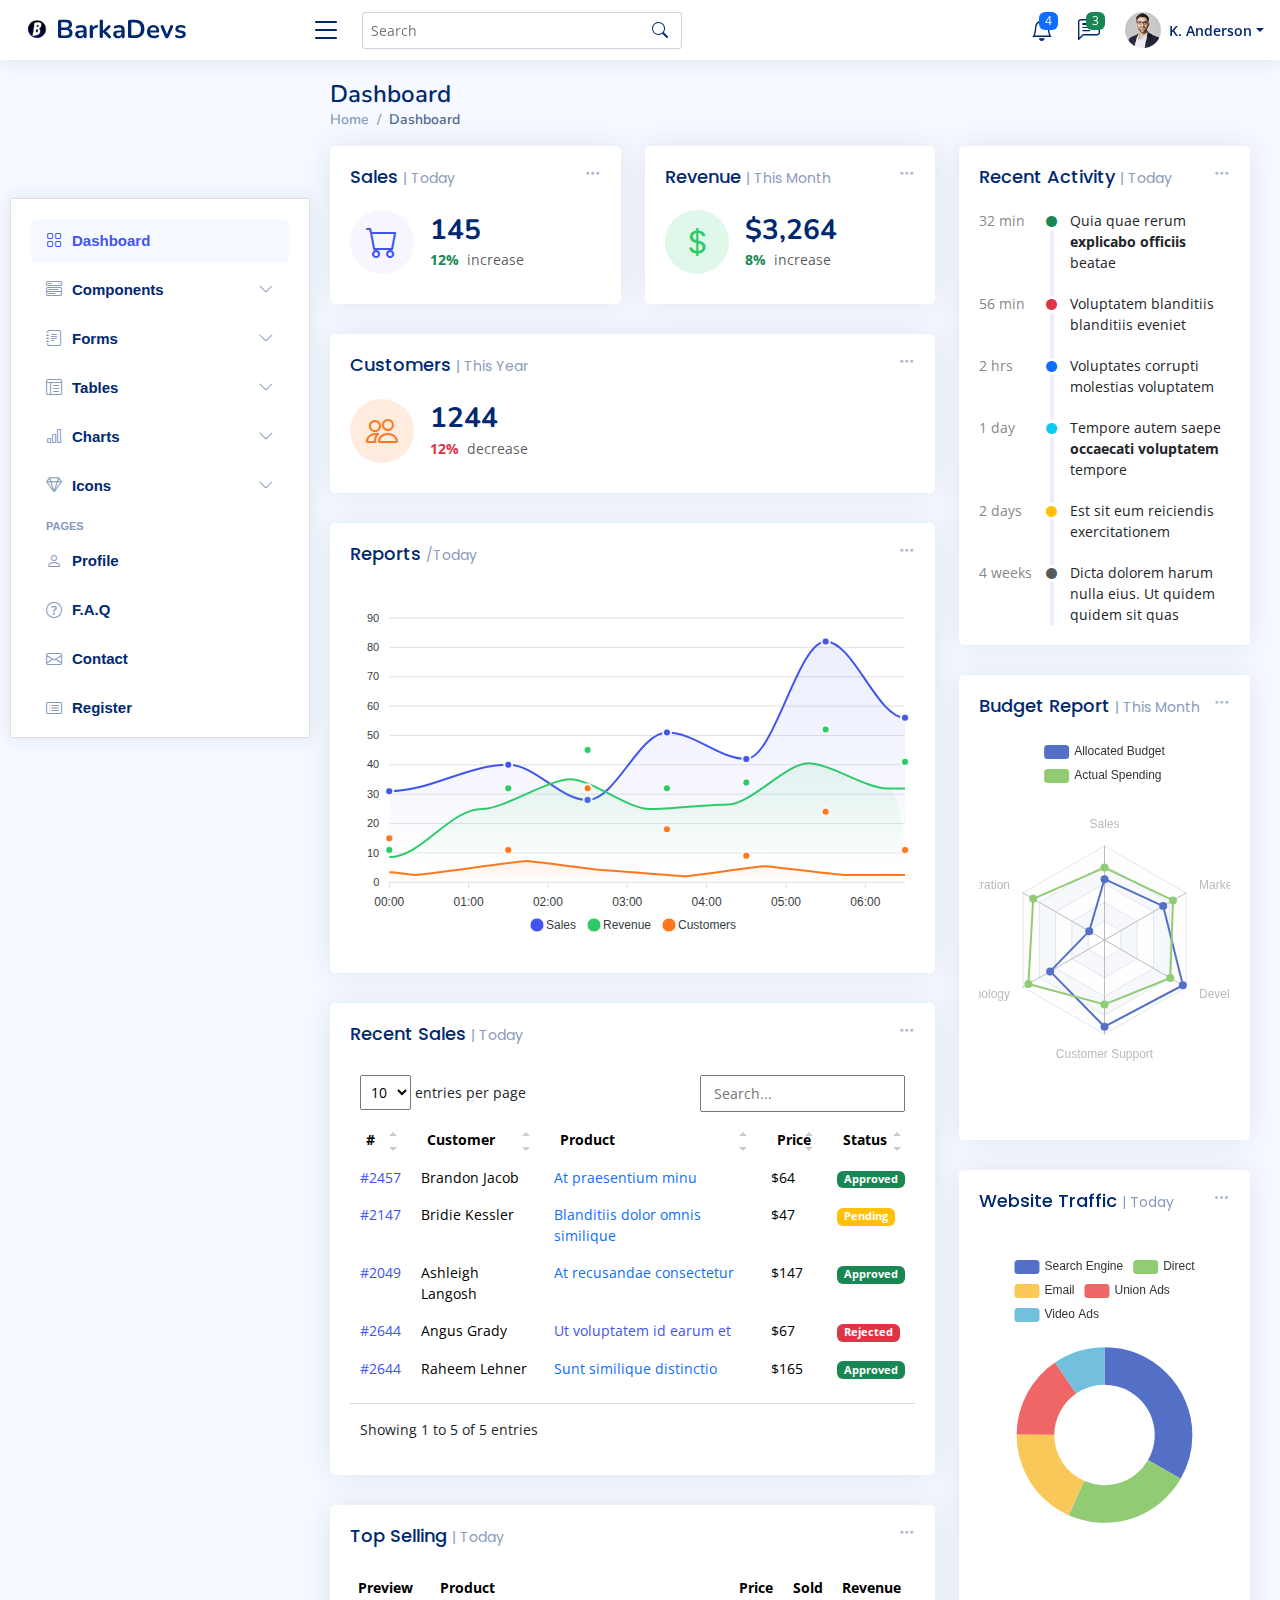
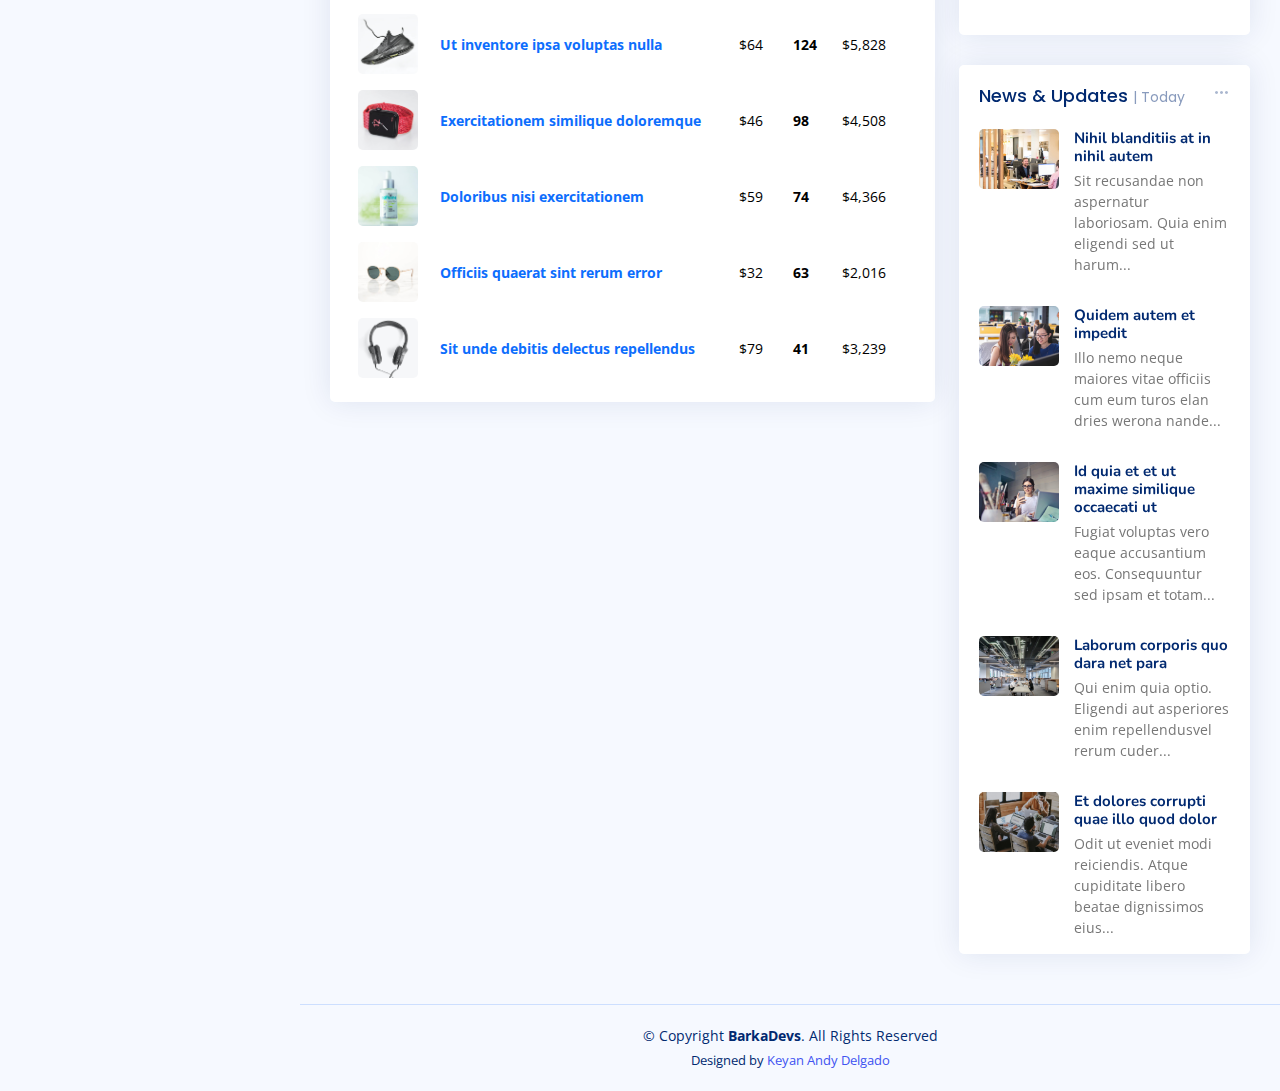
<file: index.html>
<!DOCTYPE html>
<html lang="en">
  <head>
    <meta charset="utf-8" />
    <meta content="width=device-width, initial-scale=1.0" name="viewport" />

    <title>Dashboard - BarkaDevs Bootstrap Template</title>
    <meta content="" name="description" />
    <meta content="" name="keywords" />

    <!-- Favicons -->
    <link href="assets/img/logooo.png" rel="icon" />
    <link href="assets/img/logooo.png" rel="apple-touch-icon" />

    <!-- Google Fonts -->
    <link href="https://fonts.gstatic.com" rel="preconnect" />
    <link
      href="https://fonts.googleapis.com/css?family=Open+Sans:300,300i,400,400i,600,600i,700,700i|Nunito:300,300i,400,400i,600,600i,700,700i|Poppins:300,300i,400,400i,500,500i,600,600i,700,700i"
      rel="stylesheet"
    />

    <!-- Vendor CSS Files -->
    <link
      href="assets/vendor/bootstrap/css/bootstrap.min.css"
      rel="stylesheet"
    />
    <link
      href="assets/vendor/bootstrap-icons/bootstrap-icons.css"
      rel="stylesheet"
    />
    <link href="assets/vendor/boxicons/css/boxicons.min.css" rel="stylesheet" />
    <link href="assets/vendor/quill/quill.snow.css" rel="stylesheet" />
    <link href="assets/vendor/quill/quill.bubble.css" rel="stylesheet" />
    <link href="assets/vendor/remixicon/remixicon.css" rel="stylesheet" />
    <link href="assets/vendor/simple-datatables/style.css" rel="stylesheet" />

    <!-- Template Main CSS File -->
    <link href="assets/css/style.css" rel="stylesheet" />
  </head>

  <body>
    <!-- ======= Header ======= -->
    <header id="header" class="header fixed-top d-flex align-items-center">
      <div class="d-flex align-items-center justify-content-between">
        <a href="index.html" class="logo d-flex align-items-center">
          <img src="assets/img/logooo.png" alt="" />
          <span class="d-none d-lg-block">BarkaDevs</span>
        </a>
        <i class="bi bi-list toggle-sidebar-btn"></i>
      </div>
      <!-- End Logo -->

      <div class="search-bar">
        <form
          class="search-form d-flex align-items-center"
          method="POST"
          action="#"
        >
          <input
            type="text"
            name="query"
            placeholder="Search"
            title="Enter search keyword"
          />
          <button type="submit" title="Search">
            <i class="bi bi-search"></i>
          </button>
        </form>
      </div>
      <!-- End Search Bar -->

      <nav class="header-nav ms-auto">
        <ul class="d-flex align-items-center">
          <li class="nav-item d-block d-lg-none">
            <a class="nav-link nav-icon search-bar-toggle" href="#">
              <i class="bi bi-search"></i>
            </a>
          </li>
          <!-- End Search Icon-->

          <li class="nav-item dropdown">
            <a class="nav-link nav-icon" href="#" data-bs-toggle="dropdown">
              <i class="bi bi-bell"></i>
              <span class="badge bg-primary badge-number">4</span> </a
            ><!-- End Notification Icon -->

            <ul
              class="dropdown-menu dropdown-menu-end dropdown-menu-arrow notifications"
            >
              <li class="dropdown-header">
                You have 4 new notifications
                <a href="#"
                  ><span class="badge rounded-pill bg-primary p-2 ms-2"
                    >View all</span
                  ></a
                >
              </li>
              <li>
                <hr class="dropdown-divider" />
              </li>

              <li class="notification-item">
                <i class="bi bi-exclamation-circle text-warning"></i>
                <div>
                  <h4>Lorem Ipsum</h4>
                  <p>Quae dolorem earum veritatis oditseno</p>
                  <p>30 min. ago</p>
                </div>
              </li>

              <li>
                <hr class="dropdown-divider" />
              </li>

              <li class="notification-item">
                <i class="bi bi-x-circle text-danger"></i>
                <div>
                  <h4>Atque rerum nesciunt</h4>
                  <p>Quae dolorem earum veritatis oditseno</p>
                  <p>1 hr. ago</p>
                </div>
              </li>

              <li>
                <hr class="dropdown-divider" />
              </li>

              <li class="notification-item">
                <i class="bi bi-check-circle text-success"></i>
                <div>
                  <h4>Sit rerum fuga</h4>
                  <p>Quae dolorem earum veritatis oditseno</p>
                  <p>2 hrs. ago</p>
                </div>
              </li>

              <li>
                <hr class="dropdown-divider" />
              </li>

              <li class="notification-item">
                <i class="bi bi-info-circle text-primary"></i>
                <div>
                  <h4>Dicta reprehenderit</h4>
                  <p>Quae dolorem earum veritatis oditseno</p>
                  <p>4 hrs. ago</p>
                </div>
              </li>

              <li>
                <hr class="dropdown-divider" />
              </li>
              <li class="dropdown-footer">
                <a href="#">Show all notifications</a>
              </li>
            </ul>
            <!-- End Notification Dropdown Items -->
          </li>
          <!-- End Notification Nav -->

          <li class="nav-item dropdown">
            <a class="nav-link nav-icon" href="#" data-bs-toggle="dropdown">
              <i class="bi bi-chat-left-text"></i>
              <span class="badge bg-success badge-number">3</span> </a
            ><!-- End Messages Icon -->

            <ul
              class="dropdown-menu dropdown-menu-end dropdown-menu-arrow messages"
            >
              <li class="dropdown-header">
                You have 3 new messages
                <a href="#"
                  ><span class="badge rounded-pill bg-primary p-2 ms-2"
                    >View all</span
                  ></a
                >
              </li>
              <li>
                <hr class="dropdown-divider" />
              </li>

              <li class="message-item">
                <a href="#">
                  <img
                    src="assets/img/messages-1.jpg"
                    alt=""
                    class="rounded-circle"
                  />
                  <div>
                    <h4>Maria Hudson</h4>
                    <p>
                      Velit asperiores et ducimus soluta repudiandae labore
                      officia est ut...
                    </p>
                    <p>4 hrs. ago</p>
                  </div>
                </a>
              </li>
              <li>
                <hr class="dropdown-divider" />
              </li>

              <li class="message-item">
                <a href="#">
                  <img
                    src="assets/img/messages-2.jpg"
                    alt=""
                    class="rounded-circle"
                  />
                  <div>
                    <h4>Anna Nelson</h4>
                    <p>
                      Velit asperiores et ducimus soluta repudiandae labore
                      officia est ut...
                    </p>
                    <p>6 hrs. ago</p>
                  </div>
                </a>
              </li>
              <li>
                <hr class="dropdown-divider" />
              </li>

              <li class="message-item">
                <a href="#">
                  <img
                    src="assets/img/messages-3.jpg"
                    alt=""
                    class="rounded-circle"
                  />
                  <div>
                    <h4>David Muldon</h4>
                    <p>
                      Velit asperiores et ducimus soluta repudiandae labore
                      officia est ut...
                    </p>
                    <p>8 hrs. ago</p>
                  </div>
                </a>
              </li>
              <li>
                <hr class="dropdown-divider" />
              </li>

              <li class="dropdown-footer">
                <a href="#">Show all messages</a>
              </li>
            </ul>
            <!-- End Messages Dropdown Items -->
          </li>
          <!-- End Messages Nav -->

          <li class="nav-item dropdown pe-3">
            <a
              class="nav-link nav-profile d-flex align-items-center pe-0"
              href="#"
              data-bs-toggle="dropdown"
            >
              <img
                src="assets/img/profile-img.jpg"
                alt="Profile"
                class="rounded-circle"
              />
              <span class="d-none d-md-block dropdown-toggle ps-2"
                >K. Anderson</span
              > </a
            ><!-- End Profile Iamge Icon -->

            <ul
              class="dropdown-menu dropdown-menu-end dropdown-menu-arrow profile"
            >
              <li class="dropdown-header">
                <h6>Kevin Anderson</h6>
                <span>Web Designer</span>
              </li>
              <li>
                <hr class="dropdown-divider" />
              </li>

              <li>
                <a
                  class="dropdown-item d-flex align-items-center"
                  href="users-profile.html"
                >
                  <i class="bi bi-person"></i>
                  <span>My Profile</span>
                </a>
              </li>
              <li>
                <hr class="dropdown-divider" />
              </li>

              <li>
                <a
                  class="dropdown-item d-flex align-items-center"
                  href="users-profile.html"
                >
                  <i class="bi bi-gear"></i>
                  <span>Account Settings</span>
                </a>
              </li>
              <li>
                <hr class="dropdown-divider" />
              </li>

              <li>
                <a
                  class="dropdown-item d-flex align-items-center"
                  href="pages-faq.html"
                >
                  <i class="bi bi-question-circle"></i>
                  <span>Need Help?</span>
                </a>
              </li>
              <li>
                <hr class="dropdown-divider" />
              </li>

              <li>
                <a class="dropdown-item d-flex align-items-center" href="#">
                  <i class="bi bi-box-arrow-right"></i>
                  <span>Sign Out</span>
                </a>
              </li>
            </ul>
            <!-- End Profile Dropdown Items -->
          </li>
          <!-- End Profile Nav -->
        </ul>
      </nav>
      <!-- End Icons Navigation -->
    </header>
    <!-- End Header -->

    <!-- ======= Sidebar ======= -->
    <aside id="sidebar" class="sidebar">
      <ul class="sidebar-nav" id="sidebar-nav">
        <li class="nav-item">
          <a class="nav-link" href="index.html">
            <i class="bi bi-grid"></i>
            <span>Dashboard</span>
          </a>
        </li>
        <!-- End Dashboard Nav -->

        <li class="nav-item">
          <a
            class="nav-link collapsed"
            data-bs-target="#components-nav"
            data-bs-toggle="collapse"
            href="#"
          >
            <i class="bi bi-menu-button-wide"></i><span>Components</span
            ><i class="bi bi-chevron-down ms-auto"></i>
          </a>
          <ul
            id="components-nav"
            class="nav-content collapse"
            data-bs-parent="#sidebar-nav"
          >
            <li>
              <a href="components-alerts.html">
                <i class="bi bi-circle"></i><span>Alerts</span>
              </a>
            </li>
            <li>
              <a href="components-accordion.html">
                <i class="bi bi-circle"></i><span>Accordion</span>
              </a>
            </li>
            <li>
              <a href="components-badges.html">
                <i class="bi bi-circle"></i><span>Badges</span>
              </a>
            </li>
            <li>
              <a href="components-breadcrumbs.html">
                <i class="bi bi-circle"></i><span>Breadcrumbs</span>
              </a>
            </li>
            <li>
              <a href="components-buttons.html">
                <i class="bi bi-circle"></i><span>Buttons</span>
              </a>
            </li>
            <li>
              <a href="components-cards.html">
                <i class="bi bi-circle"></i><span>Cards</span>
              </a>
            </li>
            <li>
              <a href="components-carousel.html">
                <i class="bi bi-circle"></i><span>Carousel</span>
              </a>
            </li>
            <li>
              <a href="components-list-group.html">
                <i class="bi bi-circle"></i><span>List group</span>
              </a>
            </li>
            <li>
              <a href="components-modal.html">
                <i class="bi bi-circle"></i><span>Modal</span>
              </a>
            </li>
            <li>
              <a href="components-tabs.html">
                <i class="bi bi-circle"></i><span>Tabs</span>
              </a>
            </li>
            <li>
              <a href="components-pagination.html">
                <i class="bi bi-circle"></i><span>Pagination</span>
              </a>
            </li>
            <li>
              <a href="components-progress.html">
                <i class="bi bi-circle"></i><span>Progress</span>
              </a>
            </li>
            <li>
              <a href="components-spinners.html">
                <i class="bi bi-circle"></i><span>Spinners</span>
              </a>
            </li>
            <li>
              <a href="components-tooltips.html">
                <i class="bi bi-circle"></i><span>Tooltips</span>
              </a>
            </li>
          </ul>
        </li>
        <!-- End Components Nav -->

        <li class="nav-item">
          <a
            class="nav-link collapsed"
            data-bs-target="#forms-nav"
            data-bs-toggle="collapse"
            href="#"
          >
            <i class="bi bi-journal-text"></i><span>Forms</span
            ><i class="bi bi-chevron-down ms-auto"></i>
          </a>
          <ul
            id="forms-nav"
            class="nav-content collapse"
            data-bs-parent="#sidebar-nav"
          >
            <li>
              <a href="forms-elements.html">
                <i class="bi bi-circle"></i><span>Form Elements</span>
              </a>
            </li>
            <li>
              <a href="forms-layouts.html">
                <i class="bi bi-circle"></i><span>Form Layouts</span>
              </a>
            </li>
            <li>
              <a href="forms-editors.html">
                <i class="bi bi-circle"></i><span>Form Editors</span>
              </a>
            </li>
            <li>
              <a href="forms-validation.html">
                <i class="bi bi-circle"></i><span>Form Validation</span>
              </a>
            </li>
          </ul>
        </li>
        <!-- End Forms Nav -->

        <li class="nav-item">
          <a
            class="nav-link collapsed"
            data-bs-target="#tables-nav"
            data-bs-toggle="collapse"
            href="#"
          >
            <i class="bi bi-layout-text-window-reverse"></i><span>Tables</span
            ><i class="bi bi-chevron-down ms-auto"></i>
          </a>
          <ul
            id="tables-nav"
            class="nav-content collapse"
            data-bs-parent="#sidebar-nav"
          >
            <li>
              <a href="tables-general.html">
                <i class="bi bi-circle"></i><span>General Tables</span>
              </a>
            </li>
            <li>
              <a href="tables-data.html">
                <i class="bi bi-circle"></i><span>Data Tables</span>
              </a>
            </li>
          </ul>
        </li>
        <!-- End Tables Nav -->

        <li class="nav-item">
          <a
            class="nav-link collapsed"
            data-bs-target="#charts-nav"
            data-bs-toggle="collapse"
            href="#"
          >
            <i class="bi bi-bar-chart"></i><span>Charts</span
            ><i class="bi bi-chevron-down ms-auto"></i>
          </a>
          <ul
            id="charts-nav"
            class="nav-content collapse"
            data-bs-parent="#sidebar-nav"
          >
            <li>
              <a href="charts-chartjs.html">
                <i class="bi bi-circle"></i><span>Chart.js</span>
              </a>
            </li>
            <li>
              <a href="charts-apexcharts.html">
                <i class="bi bi-circle"></i><span>ApexCharts</span>
              </a>
            </li>
            <li>
              <a href="charts-echarts.html">
                <i class="bi bi-circle"></i><span>ECharts</span>
              </a>
            </li>
          </ul>
        </li>
        <!-- End Charts Nav -->

        <li class="nav-item">
          <a
            class="nav-link collapsed"
            data-bs-target="#icons-nav"
            data-bs-toggle="collapse"
            href="#"
          >
            <i class="bi bi-gem"></i><span>Icons</span
            ><i class="bi bi-chevron-down ms-auto"></i>
          </a>
          <ul
            id="icons-nav"
            class="nav-content collapse"
            data-bs-parent="#sidebar-nav"
          >
            <li>
              <a href="icons-bootstrap.html">
                <i class="bi bi-circle"></i><span>Bootstrap Icons</span>
              </a>
            </li>
            <li>
              <a href="icons-remix.html">
                <i class="bi bi-circle"></i><span>Remix Icons</span>
              </a>
            </li>
            <li>
              <a href="icons-boxicons.html">
                <i class="bi bi-circle"></i><span>Boxicons</span>
              </a>
            </li>
          </ul>
        </li>
        <!-- End Icons Nav -->

        <li class="nav-heading">Pages</li>

        <li class="nav-item">
          <a class="nav-link collapsed" href="users-profile.html">
            <i class="bi bi-person"></i>
            <span>Profile</span>
          </a>
        </li>
        <!-- End Profile Page Nav -->

        <li class="nav-item">
          <a class="nav-link collapsed" href="pages-faq.html">
            <i class="bi bi-question-circle"></i>
            <span>F.A.Q</span>
          </a>
        </li>
        <!-- End F.A.Q Page Nav -->

        <li class="nav-item">
          <a class="nav-link collapsed" href="pages-contact.html">
            <i class="bi bi-envelope"></i>
            <span>Contact</span>
          </a>
        </li>
        <!-- End Contact Page Nav -->

        <li class="nav-item">
          <a class="nav-link collapsed" href="pages-register.html">
            <i class="bi bi-card-list"></i>
            <span>Register</span>
          </a>
        </li>
        <!-- End Register Page Nav -->

        <li class="nav-item">
          <a class="nav-link collapsed" href="pages-login.html">
            <i class="bi bi-box-arrow-in-right"></i>
            <span>Login</span>
          </a>
        </li>
        <!-- End Login Page Nav -->

        <li class="nav-item">
          <a class="nav-link collapsed" href="pages-error-404.html">
            <i class="bi bi-dash-circle"></i>
            <span>Error 404</span>
          </a>
        </li>
        <!-- End Error 404 Page Nav -->

        <li class="nav-item">
          <a class="nav-link collapsed" href="pages-blank.html">
            <i class="bi bi-file-earmark"></i>
            <span>Blank</span>
          </a>
        </li>
        <!-- End Blank Page Nav -->
      </ul>
    </aside>
    <!-- End Sidebar-->

    <main id="main" class="main">
      <div class="pagetitle">
        <h1>Dashboard</h1>
        <nav>
          <ol class="breadcrumb">
            <li class="breadcrumb-item"><a href="index.html">Home</a></li>
            <li class="breadcrumb-item active">Dashboard</li>
          </ol>
        </nav>
      </div>
      <!-- End Page Title -->

      <section class="section dashboard">
        <div class="row">
          <!-- Left side columns -->
          <div class="col-lg-8">
            <div class="row">
              <!-- Sales Card -->
              <div class="col-xxl-4 col-md-6">
                <div class="card info-card sales-card">
                  <div class="filter">
                    <a class="icon" href="#" data-bs-toggle="dropdown"
                      ><i class="bi bi-three-dots"></i
                    ></a>
                    <ul
                      class="dropdown-menu dropdown-menu-end dropdown-menu-arrow"
                    >
                      <li class="dropdown-header text-start">
                        <h6>Filter</h6>
                      </li>

                      <li><a class="dropdown-item" href="#">Today</a></li>
                      <li><a class="dropdown-item" href="#">This Month</a></li>
                      <li><a class="dropdown-item" href="#">This Year</a></li>
                    </ul>
                  </div>

                  <div class="card-body"> 
                    <h5 class="card-title">Sales <span>| Today</span></h5>

                    <div class="d-flex align-items-center">
                      <div
                        class="card-icon rounded-circle d-flex align-items-center justify-content-center"
                      >
                        <i class="bi bi-cart"></i>
                      </div>
                      <div class="ps-3">
                        <h6>145</h6>
                        <span class="text-success small pt-1 fw-bold">12%</span>
                        <span class="text-muted small pt-2 ps-1">increase</span>
                      </div>
                    </div>
                  </div>
                </div>
              </div>
              <!-- End Sales Card -->

              <!-- Revenue Card -->
              <div class="col-xxl-4 col-md-6">
                <div class="card info-card revenue-card">
                  <div class="filter">
                    <a class="icon" href="#" data-bs-toggle="dropdown"
                      ><i class="bi bi-three-dots"></i
                    ></a>
                    <ul
                      class="dropdown-menu dropdown-menu-end dropdown-menu-arrow"
                    >
                      <li class="dropdown-header text-start">
                        <h6>Filter</h6>
                      </li>

                      <li><a class="dropdown-item" href="#">Today</a></li>
                      <li><a class="dropdown-item" href="#">This Month</a></li>
                      <li><a class="dropdown-item" href="#">This Year</a></li>
                    </ul>
                  </div>

                  <div class="card-body">
                    <h5 class="card-title">
                      Revenue <span>| This Month</span>
                    </h5>

                    <div class="d-flex align-items-center">
                      <div
                        class="card-icon rounded-circle d-flex align-items-center justify-content-center"
                      >
                        <i class="bi bi-currency-dollar"></i>
                      </div>
                      <div class="ps-3">
                        <h6>$3,264</h6>
                        <span class="text-success small pt-1 fw-bold">8%</span>
                        <span class="text-muted small pt-2 ps-1">increase</span>
                      </div>
                    </div>
                  </div>
                </div>
              </div>
              <!-- End Revenue Card -->

              <!-- Customers Card -->
              <div class="col-xxl-4 col-xl-12">
                <div class="card info-card customers-card">
                  <div class="filter">
                    <a class="icon" href="#" data-bs-toggle="dropdown"
                      ><i class="bi bi-three-dots"></i
                    ></a>
                    <ul
                      class="dropdown-menu dropdown-menu-end dropdown-menu-arrow"
                    >
                      <li class="dropdown-header text-start">
                        <h6>Filter</h6>
                      </li>

                      <li><a class="dropdown-item" href="#">Today</a></li>
                      <li><a class="dropdown-item" href="#">This Month</a></li>
                      <li><a class="dropdown-item" href="#">This Year</a></li>
                    </ul>
                  </div>

                  <div class="card-body">
                    <h5 class="card-title">
                      Customers <span>| This Year</span>
                    </h5>

                    <div class="d-flex align-items-center">
                      <div
                        class="card-icon rounded-circle d-flex align-items-center justify-content-center"
                      >
                        <i class="bi bi-people"></i>
                      </div>
                      <div class="ps-3">
                        <h6>1244</h6>
                        <span class="text-danger small pt-1 fw-bold">12%</span>
                        <span class="text-muted small pt-2 ps-1">decrease</span>
                      </div>
                    </div>
                  </div>
                </div>
              </div>
              <!-- End Customers Card -->

              <!-- Reports -->
              <div class="col-12">
                <div class="card">
                  <div class="filter">
                    <a class="icon" href="#" data-bs-toggle="dropdown"
                      ><i class="bi bi-three-dots"></i
                    ></a>
                    <ul
                      class="dropdown-menu dropdown-menu-end dropdown-menu-arrow"
                    >
                      <li class="dropdown-header text-start">
                        <h6>Filter</h6>
                      </li>

                      <li><a class="dropdown-item" href="#">Today</a></li>
                      <li><a class="dropdown-item" href="#">This Month</a></li>
                      <li><a class="dropdown-item" href="#">This Year</a></li>
                    </ul>
                  </div>

                  <div class="card-body">
                    <h5 class="card-title">Reports <span>/Today</span></h5>

                    <!-- Line Chart -->
                    <div id="reportsChart"></div>

                    <script>
                      document.addEventListener('DOMContentLoaded', () => {
                        new ApexCharts(
                          document.querySelector('#reportsChart'),
                          {
                            series: [
                              {
                                name: 'Sales',
                                data: [31, 40, 28, 51, 42, 82, 56],
                              },
                              {
                                name: 'Revenue',
                                data: [11, 32, 45, 32, 34, 52, 41],
                              },
                              {
                                name: 'Customers',
                                data: [15, 11, 32, 18, 9, 24, 11],
                              },
                            ],
                            chart: {
                              height: 350,
                              type: 'area',
                              toolbar: {
                                show: false,
                              },
                            },
                            markers: {
                              size: 4,
                            },
                            colors: ['#4154f1', '#2eca6a', '#ff771d'],
                            fill: {
                              type: 'gradient',
                              gradient: {
                                shadeIntensity: 1,
                                opacityFrom: 0.3,
                                opacityTo: 0.4,
                                stops: [0, 90, 100],
                              },
                            },
                            dataLabels: {
                              enabled: false,
                            },
                            stroke: {
                              curve: 'smooth',
                              width: 2,
                            },
                            xaxis: {
                              type: 'datetime',
                              categories: [
                                '2018-09-19T00:00:00.000Z',
                                '2018-09-19T01:30:00.000Z',
                                '2018-09-19T02:30:00.000Z',
                                '2018-09-19T03:30:00.000Z',
                                '2018-09-19T04:30:00.000Z',
                                '2018-09-19T05:30:00.000Z',
                                '2018-09-19T06:30:00.000Z',
                              ],
                            },
                            tooltip: {
                              x: {
                                format: 'dd/MM/yy HH:mm',
                              },
                            },
                          }
                        ).render();
                      });
                    </script>
                    <!-- End Line Chart -->
                  </div>
                </div>
              </div>
              <!-- End Reports -->

              <!-- Recent Sales -->
              <div class="col-12">
                <div class="card recent-sales overflow-auto">
                  <div class="filter">
                    <a class="icon" href="#" data-bs-toggle="dropdown"
                      ><i class="bi bi-three-dots"></i
                    ></a>
                    <ul
                      class="dropdown-menu dropdown-menu-end dropdown-menu-arrow"
                    >
                      <li class="dropdown-header text-start">
                        <h6>Filter</h6>
                      </li>

                      <li><a class="dropdown-item" href="#">Today</a></li>
                      <li><a class="dropdown-item" href="#">This Month</a></li>
                      <li><a class="dropdown-item" href="#">This Year</a></li>
                    </ul>
                  </div>

                  <div class="card-body">
                    <h5 class="card-title">
                      Recent Sales <span>| Today</span>
                    </h5>

                    <table class="table table-borderless datatable">
                      <thead>
                        <tr>
                          <th scope="col">#</th>
                          <th scope="col">Customer</th>
                          <th scope="col">Product</th>
                          <th scope="col">Price</th>
                          <th scope="col">Status</th>
                        </tr>
                      </thead>
                      <tbody>
                        <tr>
                          <th scope="row"><a href="#">#2457</a></th>
                          <td>Brandon Jacob</td>
                          <td>
                            <a href="#" class="text-primary"
                              >At praesentium minu</a
                            >
                          </td>
                          <td>$64</td>
                          <td>
                            <span class="badge bg-success">Approved</span>
                          </td>
                        </tr>
                        <tr>
                          <th scope="row"><a href="#">#2147</a></th>
                          <td>Bridie Kessler</td>
                          <td>
                            <a href="#" class="text-primary"
                              >Blanditiis dolor omnis similique</a
                            >
                          </td>
                          <td>$47</td>
                          <td><span class="badge bg-warning">Pending</span></td>
                        </tr>
                        <tr>
                          <th scope="row"><a href="#">#2049</a></th>
                          <td>Ashleigh Langosh</td>
                          <td>
                            <a href="#" class="text-primary"
                              >At recusandae consectetur</a
                            >
                          </td>
                          <td>$147</td>
                          <td>
                            <span class="badge bg-success">Approved</span>
                          </td>
                        </tr>
                        <tr>
                          <th scope="row"><a href="#">#2644</a></th>
                          <td>Angus Grady</td>
                          <td>
                            <a href="#" class="text-primar"
                              >Ut voluptatem id earum et</a
                            >
                          </td>
                          <td>$67</td>
                          <td><span class="badge bg-danger">Rejected</span></td>
                        </tr>
                        <tr>
                          <th scope="row"><a href="#">#2644</a></th>
                          <td>Raheem Lehner</td>
                          <td>
                            <a href="#" class="text-primary"
                              >Sunt similique distinctio</a
                            >
                          </td>
                          <td>$165</td>
                          <td>
                            <span class="badge bg-success">Approved</span>
                          </td>
                        </tr>
                      </tbody>
                    </table>
                  </div>
                </div>
              </div>
              <!-- End Recent Sales -->

              <!-- Top Selling -->
              <div class="col-12">
                <div class="card top-selling overflow-auto">
                  <div class="filter">
                    <a class="icon" href="#" data-bs-toggle="dropdown"
                      ><i class="bi bi-three-dots"></i
                    ></a>
                    <ul
                      class="dropdown-menu dropdown-menu-end dropdown-menu-arrow"
                    >
                      <li class="dropdown-header text-start">
                        <h6>Filter</h6>
                      </li>

                      <li><a class="dropdown-item" href="#">Today</a></li>
                      <li><a class="dropdown-item" href="#">This Month</a></li>
                      <li><a class="dropdown-item" href="#">This Year</a></li>
                    </ul>
                  </div>

                  <div class="card-body pb-0">
                    <h5 class="card-title">Top Selling <span>| Today</span></h5>

                    <table class="table table-borderless">
                      <thead>
                        <tr>
                          <th scope="col">Preview</th>
                          <th scope="col">Product</th>
                          <th scope="col">Price</th>
                          <th scope="col">Sold</th>
                          <th scope="col">Revenue</th>
                        </tr>
                      </thead>
                      <tbody>
                        <tr>
                          <th scope="row">
                            <a href="#"
                              ><img src="assets/img/product-1.jpg" alt=""
                            /></a>
                          </th>
                          <td>
                            <a href="#" class="text-primary fw-bold"
                              >Ut inventore ipsa voluptas nulla</a
                            >
                          </td>
                          <td>$64</td>
                          <td class="fw-bold">124</td>
                          <td>$5,828</td>
                        </tr>
                        <tr>
                          <th scope="row">
                            <a href="#"
                              ><img src="assets/img/product-2.jpg" alt=""
                            /></a>
                          </th>
                          <td>
                            <a href="#" class="text-primary fw-bold"
                              >Exercitationem similique doloremque</a
                            >
                          </td>
                          <td>$46</td>
                          <td class="fw-bold">98</td>
                          <td>$4,508</td>
                        </tr>
                        <tr>
                          <th scope="row">
                            <a href="#"
                              ><img src="assets/img/product-3.jpg" alt=""
                            /></a>
                          </th>
                          <td>
                            <a href="#" class="text-primary fw-bold"
                              >Doloribus nisi exercitationem</a
                            >
                          </td>
                          <td>$59</td>
                          <td class="fw-bold">74</td>
                          <td>$4,366</td>
                        </tr>
                        <tr>
                          <th scope="row">
                            <a href="#"
                              ><img src="assets/img/product-4.jpg" alt=""
                            /></a>
                          </th>
                          <td>
                            <a href="#" class="text-primary fw-bold"
                              >Officiis quaerat sint rerum error</a
                            >
                          </td>
                          <td>$32</td>
                          <td class="fw-bold">63</td>
                          <td>$2,016</td>
                        </tr>
                        <tr>
                          <th scope="row">
                            <a href="#"
                              ><img src="assets/img/product-5.jpg" alt=""
                            /></a>
                          </th>
                          <td>
                            <a href="#" class="text-primary fw-bold"
                              >Sit unde debitis delectus repellendus</a
                            >
                          </td>
                          <td>$79</td>
                          <td class="fw-bold">41</td>
                          <td>$3,239</td>
                        </tr>
                      </tbody>
                    </table>
                  </div>
                </div>
              </div>
              <!-- End Top Selling -->
            </div>
          </div>
          <!-- End Left side columns -->

          <!-- Right side columns -->
          <div class="col-lg-4">
            <!-- Recent Activity -->
            <div class="card">
              <div class="filter">
                <a class="icon" href="#" data-bs-toggle="dropdown"
                  ><i class="bi bi-three-dots"></i
                ></a>
                <ul class="dropdown-menu dropdown-menu-end dropdown-menu-arrow">
                  <li class="dropdown-header text-start">
                    <h6>Filter</h6>
                  </li>

                  <li><a class="dropdown-item" href="#">Today</a></li>
                  <li><a class="dropdown-item" href="#">This Month</a></li>
                  <li><a class="dropdown-item" href="#">This Year</a></li>
                </ul>
              </div>

              <div class="card-body">
                <h5 class="card-title">Recent Activity <span>| Today</span></h5>

                <div class="activity">
                  <div class="activity-item d-flex">
                    <div class="activite-label">32 min</div>
                    <i
                      class="bi bi-circle-fill activity-badge text-success align-self-start"
                    ></i>
                    <div class="activity-content">
                      Quia quae rerum
                      <a href="#" class="fw-bold text-dark"
                        >explicabo officiis</a
                      >
                      beatae
                    </div>
                  </div>
                  <!-- End activity item-->

                  <div class="activity-item d-flex">
                    <div class="activite-label">56 min</div>
                    <i
                      class="bi bi-circle-fill activity-badge text-danger align-self-start"
                    ></i>
                    <div class="activity-content">
                      Voluptatem blanditiis blanditiis eveniet
                    </div>
                  </div>
                  <!-- End activity item-->

                  <div class="activity-item d-flex">
                    <div class="activite-label">2 hrs</div>
                    <i
                      class="bi bi-circle-fill activity-badge text-primary align-self-start"
                    ></i>
                    <div class="activity-content">
                      Voluptates corrupti molestias voluptatem
                    </div>
                  </div>
                  <!-- End activity item-->

                  <div class="activity-item d-flex">
                    <div class="activite-label">1 day</div>
                    <i
                      class="bi bi-circle-fill activity-badge text-info align-self-start"
                    ></i>
                    <div class="activity-content">
                      Tempore autem saepe
                      <a href="#" class="fw-bold text-dark"
                        >occaecati voluptatem</a
                      >
                      tempore
                    </div>
                  </div>
                  <!-- End activity item-->

                  <div class="activity-item d-flex">
                    <div class="activite-label">2 days</div>
                    <i
                      class="bi bi-circle-fill activity-badge text-warning align-self-start"
                    ></i>
                    <div class="activity-content">
                      Est sit eum reiciendis exercitationem
                    </div>
                  </div>
                  <!-- End activity item-->

                  <div class="activity-item d-flex">
                    <div class="activite-label">4 weeks</div>
                    <i
                      class="bi bi-circle-fill activity-badge text-muted align-self-start"
                    ></i>
                    <div class="activity-content">
                      Dicta dolorem harum nulla eius. Ut quidem quidem sit quas
                    </div>
                  </div>
                  <!-- End activity item-->
                </div>
              </div>
            </div>
            <!-- End Recent Activity -->

            <!-- Budget Report -->
            <div class="card">
              <div class="filter">
                <a class="icon" href="#" data-bs-toggle="dropdown"
                  ><i class="bi bi-three-dots"></i
                ></a>
                <ul class="dropdown-menu dropdown-menu-end dropdown-menu-arrow">
                  <li class="dropdown-header text-start">
                    <h6>Filter</h6>
                  </li>

                  <li><a class="dropdown-item" href="#">Today</a></li>
                  <li><a class="dropdown-item" href="#">This Month</a></li>
                  <li><a class="dropdown-item" href="#">This Year</a></li>
                </ul>
              </div>

              <div class="card-body pb-0">
                <h5 class="card-title">
                  Budget Report <span>| This Month</span>
                </h5>

                <div
                  id="budgetChart"
                  style="min-height: 400px"
                  class="echart"
                ></div>

                <script>
                  document.addEventListener('DOMContentLoaded', () => {
                    var budgetChart = echarts
                      .init(document.querySelector('#budgetChart'))
                      .setOption({
                        legend: {
                          data: ['Allocated Budget', 'Actual Spending'],
                        },
                        radar: {
                          // shape: 'circle',
                          indicator: [
                            {
                              name: 'Sales',
                              max: 6500,
                            },
                            {
                              name: 'Administration',
                              max: 16000,
                            },
                            {
                              name: 'Information Technology',
                              max: 30000,
                            },
                            {
                              name: 'Customer Support',
                              max: 38000,
                            },
                            {
                              name: 'Development',
                              max: 52000,
                            },
                            {
                              name: 'Marketing',
                              max: 25000,
                            },
                          ],
                        },
                        series: [
                          {
                            name: 'Budget vs spending',
                            type: 'radar',
                            data: [
                              {
                                value: [4200, 3000, 20000, 35000, 50000, 18000],
                                name: 'Allocated Budget',
                              },
                              {
                                value: [
                                  5000, 14000, 28000, 26000, 42000, 21000,
                                ],
                                name: 'Actual Spending',
                              },
                            ],
                          },
                        ],
                      });
                  });
                </script>
              </div>
            </div>
            <!-- End Budget Report -->

            <!-- Website Traffic -->
            <div class="card">
              <div class="filter">
                <a class="icon" href="#" data-bs-toggle="dropdown"
                  ><i class="bi bi-three-dots"></i
                ></a>
                <ul class="dropdown-menu dropdown-menu-end dropdown-menu-arrow">
                  <li class="dropdown-header text-start">
                    <h6>Filter</h6>
                  </li>

                  <li><a class="dropdown-item" href="#">Today</a></li>
                  <li><a class="dropdown-item" href="#">This Month</a></li>
                  <li><a class="dropdown-item" href="#">This Year</a></li>
                </ul>
              </div>

              <div class="card-body pb-0">
                <h5 class="card-title">Website Traffic <span>| Today</span></h5>

                <div
                  id="trafficChart"
                  style="min-height: 400px"
                  class="echart"
                ></div>

                <script>
                  document.addEventListener('DOMContentLoaded', () => {
                    echarts
                      .init(document.querySelector('#trafficChart'))
                      .setOption({
                        tooltip: {
                          trigger: 'item',
                        },
                        legend: {
                          top: '5%',
                          left: 'center',
                        },
                        series: [
                          {
                            name: 'Access From',
                            type: 'pie',
                            radius: ['40%', '70%'],
                            avoidLabelOverlap: false,
                            label: {
                              show: false,
                              position: 'center',
                            },
                            emphasis: {
                              label: {
                                show: true,
                                fontSize: '18',
                                fontWeight: 'bold',
                              },
                            },
                            labelLine: {
                              show: false,
                            },
                            data: [
                              {
                                value: 1048,
                                name: 'Search Engine',
                              },
                              {
                                value: 735,
                                name: 'Direct',
                              },
                              {
                                value: 580,
                                name: 'Email',
                              },
                              {
                                value: 484,
                                name: 'Union Ads',
                              },
                              {
                                value: 300,
                                name: 'Video Ads',
                              },
                            ],
                          },
                        ],
                      });
                  });
                </script>
              </div>
            </div>
            <!-- End Website Traffic -->

            <!-- News & Updates Traffic -->
            <div class="card">
              <div class="filter">
                <a class="icon" href="#" data-bs-toggle="dropdown"
                  ><i class="bi bi-three-dots"></i
                ></a>
                <ul class="dropdown-menu dropdown-menu-end dropdown-menu-arrow">
                  <li class="dropdown-header text-start">
                    <h6>Filter</h6>
                  </li>

                  <li><a class="dropdown-item" href="#">Today</a></li>
                  <li><a class="dropdown-item" href="#">This Month</a></li>
                  <li><a class="dropdown-item" href="#">This Year</a></li>
                </ul>
              </div>

              <div class="card-body pb-0">
                <h5 class="card-title">
                  News &amp; Updates <span>| Today</span>
                </h5>

                <div class="news">
                  <div class="post-item clearfix">
                    <img src="assets/img/news-1.jpg" alt="" />
                    <h4><a href="#">Nihil blanditiis at in nihil autem</a></h4>
                    <p>
                      Sit recusandae non aspernatur laboriosam. Quia enim
                      eligendi sed ut harum...
                    </p>
                  </div>

                  <div class="post-item clearfix">
                    <img src="assets/img/news-2.jpg" alt="" />
                    <h4><a href="#">Quidem autem et impedit</a></h4>
                    <p>
                      Illo nemo neque maiores vitae officiis cum eum turos elan
                      dries werona nande...
                    </p>
                  </div>

                  <div class="post-item clearfix">
                    <img src="assets/img/news-3.jpg" alt="" />
                    <h4>
                      <a href="#"
                        >Id quia et et ut maxime similique occaecati ut</a
                      >
                    </h4>
                    <p>
                      Fugiat voluptas vero eaque accusantium eos. Consequuntur
                      sed ipsam et totam...
                    </p>
                  </div>

                  <div class="post-item clearfix">
                    <img src="assets/img/news-4.jpg" alt="" />
                    <h4><a href="#">Laborum corporis quo dara net para</a></h4>
                    <p>
                      Qui enim quia optio. Eligendi aut asperiores enim
                      repellendusvel rerum cuder...
                    </p>
                  </div>

                  <div class="post-item clearfix">
                    <img src="assets/img/news-5.jpg" alt="" />
                    <h4>
                      <a href="#">Et dolores corrupti quae illo quod dolor</a>
                    </h4>
                    <p>
                      Odit ut eveniet modi reiciendis. Atque cupiditate libero
                      beatae dignissimos eius...
                    </p>
                  </div>
                </div>
                <!-- End sidebar recent posts-->
              </div>
            </div>
            <!-- End News & Updates -->
          </div>
          <!-- End Right side columns -->
        </div>
      </section>
    </main>
    <!-- End #main -->

    <!-- ======= Footer ======= -->
    <footer id="footer" class="footer">
      <div class="copyright">
        &copy; Copyright <strong><span>BarkaDevs</span></strong
        >. All Rights Reserved
      </div>
      <div class="credits">
        <!-- All the links in the footer should remain intact. -->
        <!-- You can delete the links only if you purchased the pro version. -->
        <!-- Licensing information: https://bootstrapmade.com/license/ -->
        <!-- Purchase the pro version with working PHP/AJAX contact form: https://bootstrapmade.com/nice-admin-bootstrap-admin-html-template/ -->
        Designed by <a href="https://bootstrapmade.com/">Keyan Andy Delgado</a>
      </div>
    </footer>
    <!-- End Footer -->

    <a
      href="#"
      class="back-to-top d-flex align-items-center justify-content-center"
      ><i class="bi bi-arrow-up-short"></i
    ></a>

    <!-- Vendor JS Files -->
    <script src="assets/vendor/apexcharts/apexcharts.min.js"></script>
    <script src="assets/vendor/bootstrap/js/bootstrap.bundle.min.js"></script>
    <script src="assets/vendor/chart.js/chart.umd.js"></script>
    <script src="assets/vendor/echarts/echarts.min.js"></script>
    <script src="assets/vendor/quill/quill.js"></script>
    <script src="assets/vendor/simple-datatables/simple-datatables.js"></script>
    <script src="assets/vendor/tinymce/tinymce.min.js"></script>
    <script src="assets/vendor/php-email-form/validate.js"></script>

    <!-- Template Main JS File -->
    <script src="assets/js/main.js"></script>
  </body>
</html>
</file>
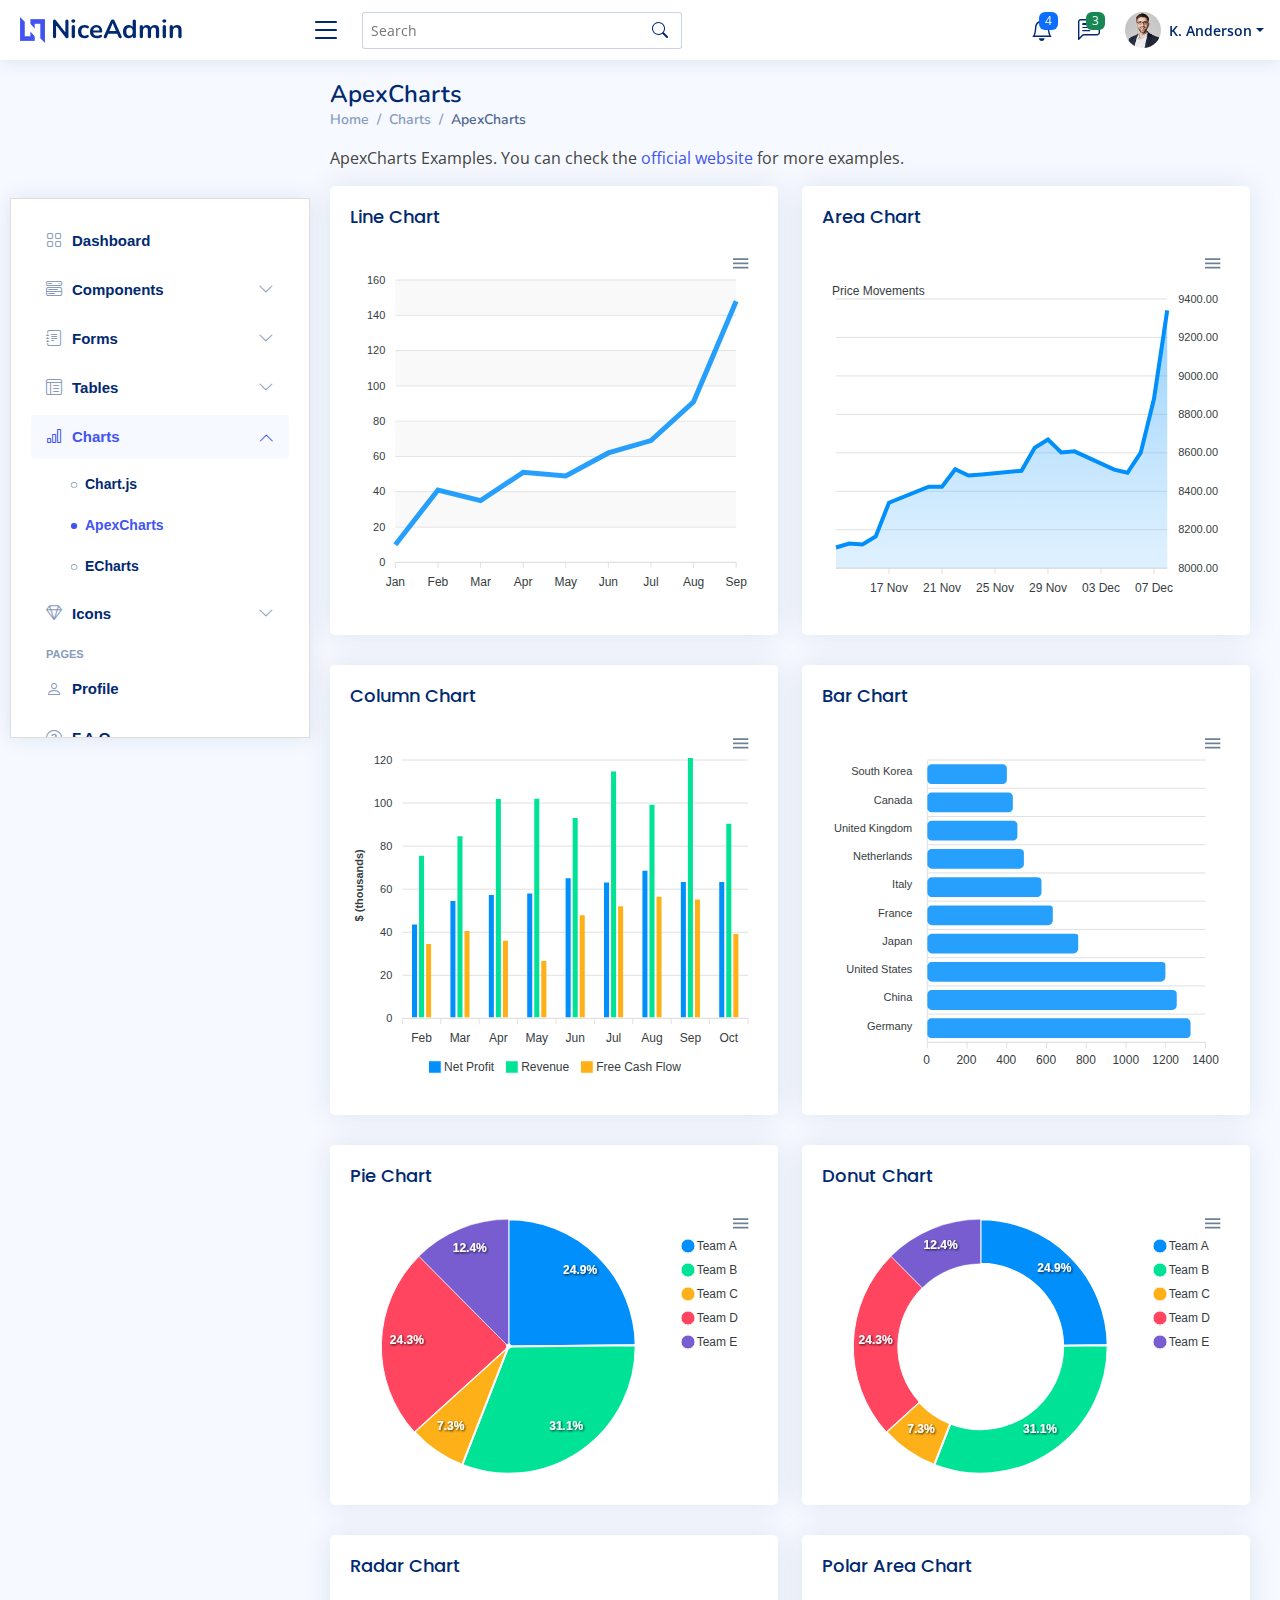
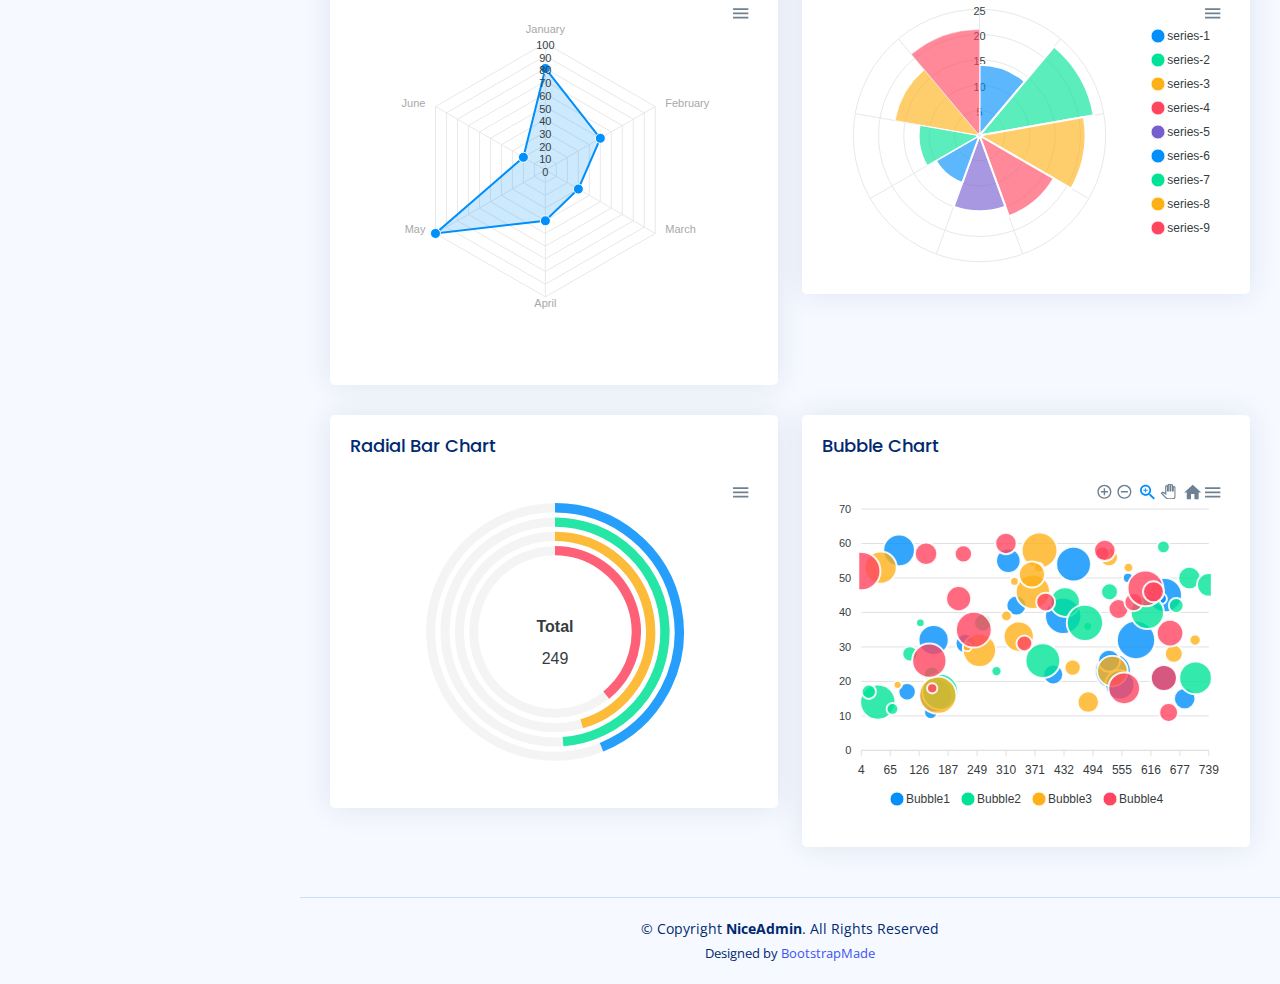
<file: charts-apexcharts.html>
<!DOCTYPE html>
<html lang="en">

<head>
  <meta charset="utf-8">
  <meta content="width=device-width, initial-scale=1.0" name="viewport">

  <title>Charts / ApexCharts - NiceAdmin Bootstrap Template</title>
  <meta content="" name="description">
  <meta content="" name="keywords">

  <!-- Favicons -->
  <link href="assets/img/favicon.png" rel="icon">
  <link href="assets/img/apple-touch-icon.png" rel="apple-touch-icon">

  <!-- Google Fonts -->
  <link href="https://fonts.gstatic.com" rel="preconnect">
  <link href="https://fonts.googleapis.com/css?family=Open+Sans:300,300i,400,400i,600,600i,700,700i|Nunito:300,300i,400,400i,600,600i,700,700i|Poppins:300,300i,400,400i,500,500i,600,600i,700,700i" rel="stylesheet">

  <!-- Vendor CSS Files -->
  <link href="assets/vendor/bootstrap/css/bootstrap.min.css" rel="stylesheet">
  <link href="assets/vendor/bootstrap-icons/bootstrap-icons.css" rel="stylesheet">
  <link href="assets/vendor/boxicons/css/boxicons.min.css" rel="stylesheet">
  <link href="assets/vendor/quill/quill.snow.css" rel="stylesheet">
  <link href="assets/vendor/quill/quill.bubble.css" rel="stylesheet">
  <link href="assets/vendor/remixicon/remixicon.css" rel="stylesheet">
  <link href="assets/vendor/simple-datatables/style.css" rel="stylesheet">

  <!-- Template Main CSS File -->
  <link href="assets/css/style.css" rel="stylesheet">

  <!-- =======================================================
  * Template Name: NiceAdmin
  * Template URL: https://bootstrapmade.com/nice-admin-bootstrap-admin-html-template/
  * Updated: Apr 20 2024 with Bootstrap v5.3.3
  * Author: BootstrapMade.com
  * License: https://bootstrapmade.com/license/
  ======================================================== -->
</head>

<body>

  <!-- ======= Header ======= -->
  <header id="header" class="header fixed-top d-flex align-items-center">

    <div class="d-flex align-items-center justify-content-between">
      <a href="index.html" class="logo d-flex align-items-center">
        <img src="assets/img/logo.png" alt="">
        <span class="d-none d-lg-block">NiceAdmin</span>
      </a>
      <i class="bi bi-list toggle-sidebar-btn"></i>
    </div><!-- End Logo -->

    <div class="search-bar">
      <form class="search-form d-flex align-items-center" method="POST" action="#">
        <input type="text" name="query" placeholder="Search" title="Enter search keyword">
        <button type="submit" title="Search"><i class="bi bi-search"></i></button>
      </form>
    </div><!-- End Search Bar -->

    <nav class="header-nav ms-auto">
      <ul class="d-flex align-items-center">

        <li class="nav-item d-block d-lg-none">
          <a class="nav-link nav-icon search-bar-toggle " href="#">
            <i class="bi bi-search"></i>
          </a>
        </li><!-- End Search Icon-->

        <li class="nav-item dropdown">

          <a class="nav-link nav-icon" href="#" data-bs-toggle="dropdown">
            <i class="bi bi-bell"></i>
            <span class="badge bg-primary badge-number">4</span>
          </a><!-- End Notification Icon -->

          <ul class="dropdown-menu dropdown-menu-end dropdown-menu-arrow notifications">
            <li class="dropdown-header">
              You have 4 new notifications
              <a href="#"><span class="badge rounded-pill bg-primary p-2 ms-2">View all</span></a>
            </li>
            <li>
              <hr class="dropdown-divider">
            </li>

            <li class="notification-item">
              <i class="bi bi-exclamation-circle text-warning"></i>
              <div>
                <h4>Lorem Ipsum</h4>
                <p>Quae dolorem earum veritatis oditseno</p>
                <p>30 min. ago</p>
              </div>
            </li>

            <li>
              <hr class="dropdown-divider">
            </li>

            <li class="notification-item">
              <i class="bi bi-x-circle text-danger"></i>
              <div>
                <h4>Atque rerum nesciunt</h4>
                <p>Quae dolorem earum veritatis oditseno</p>
                <p>1 hr. ago</p>
              </div>
            </li>

            <li>
              <hr class="dropdown-divider">
            </li>

            <li class="notification-item">
              <i class="bi bi-check-circle text-success"></i>
              <div>
                <h4>Sit rerum fuga</h4>
                <p>Quae dolorem earum veritatis oditseno</p>
                <p>2 hrs. ago</p>
              </div>
            </li>

            <li>
              <hr class="dropdown-divider">
            </li>

            <li class="notification-item">
              <i class="bi bi-info-circle text-primary"></i>
              <div>
                <h4>Dicta reprehenderit</h4>
                <p>Quae dolorem earum veritatis oditseno</p>
                <p>4 hrs. ago</p>
              </div>
            </li>

            <li>
              <hr class="dropdown-divider">
            </li>
            <li class="dropdown-footer">
              <a href="#">Show all notifications</a>
            </li>

          </ul><!-- End Notification Dropdown Items -->

        </li><!-- End Notification Nav -->

        <li class="nav-item dropdown">

          <a class="nav-link nav-icon" href="#" data-bs-toggle="dropdown">
            <i class="bi bi-chat-left-text"></i>
            <span class="badge bg-success badge-number">3</span>
          </a><!-- End Messages Icon -->

          <ul class="dropdown-menu dropdown-menu-end dropdown-menu-arrow messages">
            <li class="dropdown-header">
              You have 3 new messages
              <a href="#"><span class="badge rounded-pill bg-primary p-2 ms-2">View all</span></a>
            </li>
            <li>
              <hr class="dropdown-divider">
            </li>

            <li class="message-item">
              <a href="#">
                <img src="assets/img/messages-1.jpg" alt="" class="rounded-circle">
                <div>
                  <h4>Maria Hudson</h4>
                  <p>Velit asperiores et ducimus soluta repudiandae labore officia est ut...</p>
                  <p>4 hrs. ago</p>
                </div>
              </a>
            </li>
            <li>
              <hr class="dropdown-divider">
            </li>

            <li class="message-item">
              <a href="#">
                <img src="assets/img/messages-2.jpg" alt="" class="rounded-circle">
                <div>
                  <h4>Anna Nelson</h4>
                  <p>Velit asperiores et ducimus soluta repudiandae labore officia est ut...</p>
                  <p>6 hrs. ago</p>
                </div>
              </a>
            </li>
            <li>
              <hr class="dropdown-divider">
            </li>

            <li class="message-item">
              <a href="#">
                <img src="assets/img/messages-3.jpg" alt="" class="rounded-circle">
                <div>
                  <h4>David Muldon</h4>
                  <p>Velit asperiores et ducimus soluta repudiandae labore officia est ut...</p>
                  <p>8 hrs. ago</p>
                </div>
              </a>
            </li>
            <li>
              <hr class="dropdown-divider">
            </li>

            <li class="dropdown-footer">
              <a href="#">Show all messages</a>
            </li>

          </ul><!-- End Messages Dropdown Items -->

        </li><!-- End Messages Nav -->

        <li class="nav-item dropdown pe-3">

          <a class="nav-link nav-profile d-flex align-items-center pe-0" href="#" data-bs-toggle="dropdown">
            <img src="assets/img/profile-img.jpg" alt="Profile" class="rounded-circle">
            <span class="d-none d-md-block dropdown-toggle ps-2">K. Anderson</span>
          </a><!-- End Profile Iamge Icon -->

          <ul class="dropdown-menu dropdown-menu-end dropdown-menu-arrow profile">
            <li class="dropdown-header">
              <h6>Kevin Anderson</h6>
              <span>Web Designer</span>
            </li>
            <li>
              <hr class="dropdown-divider">
            </li>

            <li>
              <a class="dropdown-item d-flex align-items-center" href="users-profile.html">
                <i class="bi bi-person"></i>
                <span>My Profile</span>
              </a>
            </li>
            <li>
              <hr class="dropdown-divider">
            </li>

            <li>
              <a class="dropdown-item d-flex align-items-center" href="users-profile.html">
                <i class="bi bi-gear"></i>
                <span>Account Settings</span>
              </a>
            </li>
            <li>
              <hr class="dropdown-divider">
            </li>

            <li>
              <a class="dropdown-item d-flex align-items-center" href="pages-faq.html">
                <i class="bi bi-question-circle"></i>
                <span>Need Help?</span>
              </a>
            </li>
            <li>
              <hr class="dropdown-divider">
            </li>

            <li>
              <a class="dropdown-item d-flex align-items-center" href="#">
                <i class="bi bi-box-arrow-right"></i>
                <span>Sign Out</span>
              </a>
            </li>

          </ul><!-- End Profile Dropdown Items -->
        </li><!-- End Profile Nav -->

      </ul>
    </nav><!-- End Icons Navigation -->

  </header><!-- End Header -->

  <!-- ======= Sidebar ======= -->
  <aside id="sidebar" class="sidebar">

    <ul class="sidebar-nav" id="sidebar-nav">

      <li class="nav-item">
        <a class="nav-link collapsed" href="index.html">
          <i class="bi bi-grid"></i>
          <span>Dashboard</span>
        </a>
      </li><!-- End Dashboard Nav -->

      <li class="nav-item">
        <a class="nav-link collapsed" data-bs-target="#components-nav" data-bs-toggle="collapse" href="#">
          <i class="bi bi-menu-button-wide"></i><span>Components</span><i class="bi bi-chevron-down ms-auto"></i>
        </a>
        <ul id="components-nav" class="nav-content collapse " data-bs-parent="#sidebar-nav">
          <li>
            <a href="components-alerts.html">
              <i class="bi bi-circle"></i><span>Alerts</span>
            </a>
          </li>
          <li>
            <a href="components-accordion.html">
              <i class="bi bi-circle"></i><span>Accordion</span>
            </a>
          </li>
          <li>
            <a href="components-badges.html">
              <i class="bi bi-circle"></i><span>Badges</span>
            </a>
          </li>
          <li>
            <a href="components-breadcrumbs.html">
              <i class="bi bi-circle"></i><span>Breadcrumbs</span>
            </a>
          </li>
          <li>
            <a href="components-buttons.html">
              <i class="bi bi-circle"></i><span>Buttons</span>
            </a>
          </li>
          <li>
            <a href="components-cards.html">
              <i class="bi bi-circle"></i><span>Cards</span>
            </a>
          </li>
          <li>
            <a href="components-carousel.html">
              <i class="bi bi-circle"></i><span>Carousel</span>
            </a>
          </li>
          <li>
            <a href="components-list-group.html">
              <i class="bi bi-circle"></i><span>List group</span>
            </a>
          </li>
          <li>
            <a href="components-modal.html">
              <i class="bi bi-circle"></i><span>Modal</span>
            </a>
          </li>
          <li>
            <a href="components-tabs.html">
              <i class="bi bi-circle"></i><span>Tabs</span>
            </a>
          </li>
          <li>
            <a href="components-pagination.html">
              <i class="bi bi-circle"></i><span>Pagination</span>
            </a>
          </li>
          <li>
            <a href="components-progress.html">
              <i class="bi bi-circle"></i><span>Progress</span>
            </a>
          </li>
          <li>
            <a href="components-spinners.html">
              <i class="bi bi-circle"></i><span>Spinners</span>
            </a>
          </li>
          <li>
            <a href="components-tooltips.html">
              <i class="bi bi-circle"></i><span>Tooltips</span>
            </a>
          </li>
        </ul>
      </li><!-- End Components Nav -->

      <li class="nav-item">
        <a class="nav-link collapsed" data-bs-target="#forms-nav" data-bs-toggle="collapse" href="#">
          <i class="bi bi-journal-text"></i><span>Forms</span><i class="bi bi-chevron-down ms-auto"></i>
        </a>
        <ul id="forms-nav" class="nav-content collapse " data-bs-parent="#sidebar-nav">
          <li>
            <a href="forms-elements.html">
              <i class="bi bi-circle"></i><span>Form Elements</span>
            </a>
          </li>
          <li>
            <a href="forms-layouts.html">
              <i class="bi bi-circle"></i><span>Form Layouts</span>
            </a>
          </li>
          <li>
            <a href="forms-editors.html">
              <i class="bi bi-circle"></i><span>Form Editors</span>
            </a>
          </li>
          <li>
            <a href="forms-validation.html">
              <i class="bi bi-circle"></i><span>Form Validation</span>
            </a>
          </li>
        </ul>
      </li><!-- End Forms Nav -->

      <li class="nav-item">
        <a class="nav-link collapsed" data-bs-target="#tables-nav" data-bs-toggle="collapse" href="#">
          <i class="bi bi-layout-text-window-reverse"></i><span>Tables</span><i class="bi bi-chevron-down ms-auto"></i>
        </a>
        <ul id="tables-nav" class="nav-content collapse " data-bs-parent="#sidebar-nav">
          <li>
            <a href="tables-general.html">
              <i class="bi bi-circle"></i><span>General Tables</span>
            </a>
          </li>
          <li>
            <a href="tables-data.html">
              <i class="bi bi-circle"></i><span>Data Tables</span>
            </a>
          </li>
        </ul>
      </li><!-- End Tables Nav -->

      <li class="nav-item">
        <a class="nav-link " data-bs-target="#charts-nav" data-bs-toggle="collapse" href="#">
          <i class="bi bi-bar-chart"></i><span>Charts</span><i class="bi bi-chevron-down ms-auto"></i>
        </a>
        <ul id="charts-nav" class="nav-content collapse show" data-bs-parent="#sidebar-nav">
          <li>
            <a href="charts-chartjs.html">
              <i class="bi bi-circle"></i><span>Chart.js</span>
            </a>
          </li>
          <li>
            <a href="charts-apexcharts.html" class="active">
              <i class="bi bi-circle"></i><span>ApexCharts</span>
            </a>
          </li>
          <li>
            <a href="charts-echarts.html">
              <i class="bi bi-circle"></i><span>ECharts</span>
            </a>
          </li>
        </ul>
      </li><!-- End Charts Nav -->

      <li class="nav-item">
        <a class="nav-link collapsed" data-bs-target="#icons-nav" data-bs-toggle="collapse" href="#">
          <i class="bi bi-gem"></i><span>Icons</span><i class="bi bi-chevron-down ms-auto"></i>
        </a>
        <ul id="icons-nav" class="nav-content collapse " data-bs-parent="#sidebar-nav">
          <li>
            <a href="icons-bootstrap.html">
              <i class="bi bi-circle"></i><span>Bootstrap Icons</span>
            </a>
          </li>
          <li>
            <a href="icons-remix.html">
              <i class="bi bi-circle"></i><span>Remix Icons</span>
            </a>
          </li>
          <li>
            <a href="icons-boxicons.html">
              <i class="bi bi-circle"></i><span>Boxicons</span>
            </a>
          </li>
        </ul>
      </li><!-- End Icons Nav -->

      <li class="nav-heading">Pages</li>

      <li class="nav-item">
        <a class="nav-link collapsed" href="users-profile.html">
          <i class="bi bi-person"></i>
          <span>Profile</span>
        </a>
      </li><!-- End Profile Page Nav -->

      <li class="nav-item">
        <a class="nav-link collapsed" href="pages-faq.html">
          <i class="bi bi-question-circle"></i>
          <span>F.A.Q</span>
        </a>
      </li><!-- End F.A.Q Page Nav -->

      <li class="nav-item">
        <a class="nav-link collapsed" href="pages-contact.html">
          <i class="bi bi-envelope"></i>
          <span>Contact</span>
        </a>
      </li><!-- End Contact Page Nav -->

      <li class="nav-item">
        <a class="nav-link collapsed" href="pages-register.html">
          <i class="bi bi-card-list"></i>
          <span>Register</span>
        </a>
      </li><!-- End Register Page Nav -->

      <li class="nav-item">
        <a class="nav-link collapsed" href="pages-login.html">
          <i class="bi bi-box-arrow-in-right"></i>
          <span>Login</span>
        </a>
      </li><!-- End Login Page Nav -->

      <li class="nav-item">
        <a class="nav-link collapsed" href="pages-error-404.html">
          <i class="bi bi-dash-circle"></i>
          <span>Error 404</span>
        </a>
      </li><!-- End Error 404 Page Nav -->

      <li class="nav-item">
        <a class="nav-link collapsed" href="pages-blank.html">
          <i class="bi bi-file-earmark"></i>
          <span>Blank</span>
        </a>
      </li><!-- End Blank Page Nav -->

    </ul>

  </aside><!-- End Sidebar-->

  <main id="main" class="main">

    <div class="pagetitle">
      <h1>ApexCharts</h1>
      <nav>
        <ol class="breadcrumb">
          <li class="breadcrumb-item"><a href="index.html">Home</a></li>
          <li class="breadcrumb-item">Charts</li>
          <li class="breadcrumb-item active">ApexCharts</li>
        </ol>
      </nav>
    </div><!-- End Page Title -->

    <p>ApexCharts Examples. You can check the <a href="https://apexcharts.com/javascript-chart-demos/" target="_blank">official website</a> for more examples.</p>

    <section class="section">
      <div class="row">

        <div class="col-lg-6">
          <div class="card">
            <div class="card-body">
              <h5 class="card-title">Line Chart</h5>

              <!-- Line Chart -->
              <div id="lineChart"></div>

              <script>
                document.addEventListener("DOMContentLoaded", () => {
                  new ApexCharts(document.querySelector("#lineChart"), {
                    series: [{
                      name: "Desktops",
                      data: [10, 41, 35, 51, 49, 62, 69, 91, 148]
                    }],
                    chart: {
                      height: 350,
                      type: 'line',
                      zoom: {
                        enabled: false
                      }
                    },
                    dataLabels: {
                      enabled: false
                    },
                    stroke: {
                      curve: 'straight'
                    },
                    grid: {
                      row: {
                        colors: ['#f3f3f3', 'transparent'], // takes an array which will be repeated on columns
                        opacity: 0.5
                      },
                    },
                    xaxis: {
                      categories: ['Jan', 'Feb', 'Mar', 'Apr', 'May', 'Jun', 'Jul', 'Aug', 'Sep'],
                    }
                  }).render();
                });
              </script>
              <!-- End Line Chart -->

            </div>
          </div>
        </div>

        <div class="col-lg-6">
          <div class="card">
            <div class="card-body">
              <h5 class="card-title">Area Chart</h5>

              <!-- Area Chart -->
              <div id="areaChart"></div>

              <script>
                document.addEventListener("DOMContentLoaded", () => {
                  const series = {
                    "monthDataSeries1": {
                      "prices": [
                        8107.85,
                        8128.0,
                        8122.9,
                        8165.5,
                        8340.7,
                        8423.7,
                        8423.5,
                        8514.3,
                        8481.85,
                        8487.7,
                        8506.9,
                        8626.2,
                        8668.95,
                        8602.3,
                        8607.55,
                        8512.9,
                        8496.25,
                        8600.65,
                        8881.1,
                        9340.85
                      ],
                      "dates": [
                        "13 Nov 2017",
                        "14 Nov 2017",
                        "15 Nov 2017",
                        "16 Nov 2017",
                        "17 Nov 2017",
                        "20 Nov 2017",
                        "21 Nov 2017",
                        "22 Nov 2017",
                        "23 Nov 2017",
                        "24 Nov 2017",
                        "27 Nov 2017",
                        "28 Nov 2017",
                        "29 Nov 2017",
                        "30 Nov 2017",
                        "01 Dec 2017",
                        "04 Dec 2017",
                        "05 Dec 2017",
                        "06 Dec 2017",
                        "07 Dec 2017",
                        "08 Dec 2017"
                      ]
                    },
                    "monthDataSeries2": {
                      "prices": [
                        8423.7,
                        8423.5,
                        8514.3,
                        8481.85,
                        8487.7,
                        8506.9,
                        8626.2,
                        8668.95,
                        8602.3,
                        8607.55,
                        8512.9,
                        8496.25,
                        8600.65,
                        8881.1,
                        9040.85,
                        8340.7,
                        8165.5,
                        8122.9,
                        8107.85,
                        8128.0
                      ],
                      "dates": [
                        "13 Nov 2017",
                        "14 Nov 2017",
                        "15 Nov 2017",
                        "16 Nov 2017",
                        "17 Nov 2017",
                        "20 Nov 2017",
                        "21 Nov 2017",
                        "22 Nov 2017",
                        "23 Nov 2017",
                        "24 Nov 2017",
                        "27 Nov 2017",
                        "28 Nov 2017",
                        "29 Nov 2017",
                        "30 Nov 2017",
                        "01 Dec 2017",
                        "04 Dec 2017",
                        "05 Dec 2017",
                        "06 Dec 2017",
                        "07 Dec 2017",
                        "08 Dec 2017"
                      ]
                    },
                    "monthDataSeries3": {
                      "prices": [
                        7114.25,
                        7126.6,
                        7116.95,
                        7203.7,
                        7233.75,
                        7451.0,
                        7381.15,
                        7348.95,
                        7347.75,
                        7311.25,
                        7266.4,
                        7253.25,
                        7215.45,
                        7266.35,
                        7315.25,
                        7237.2,
                        7191.4,
                        7238.95,
                        7222.6,
                        7217.9,
                        7359.3,
                        7371.55,
                        7371.15,
                        7469.2,
                        7429.25,
                        7434.65,
                        7451.1,
                        7475.25,
                        7566.25,
                        7556.8,
                        7525.55,
                        7555.45,
                        7560.9,
                        7490.7,
                        7527.6,
                        7551.9,
                        7514.85,
                        7577.95,
                        7592.3,
                        7621.95,
                        7707.95,
                        7859.1,
                        7815.7,
                        7739.0,
                        7778.7,
                        7839.45,
                        7756.45,
                        7669.2,
                        7580.45,
                        7452.85,
                        7617.25,
                        7701.6,
                        7606.8,
                        7620.05,
                        7513.85,
                        7498.45,
                        7575.45,
                        7601.95,
                        7589.1,
                        7525.85,
                        7569.5,
                        7702.5,
                        7812.7,
                        7803.75,
                        7816.3,
                        7851.15,
                        7912.2,
                        7972.8,
                        8145.0,
                        8161.1,
                        8121.05,
                        8071.25,
                        8088.2,
                        8154.45,
                        8148.3,
                        8122.05,
                        8132.65,
                        8074.55,
                        7952.8,
                        7885.55,
                        7733.9,
                        7897.15,
                        7973.15,
                        7888.5,
                        7842.8,
                        7838.4,
                        7909.85,
                        7892.75,
                        7897.75,
                        7820.05,
                        7904.4,
                        7872.2,
                        7847.5,
                        7849.55,
                        7789.6,
                        7736.35,
                        7819.4,
                        7875.35,
                        7871.8,
                        8076.5,
                        8114.8,
                        8193.55,
                        8217.1,
                        8235.05,
                        8215.3,
                        8216.4,
                        8301.55,
                        8235.25,
                        8229.75,
                        8201.95,
                        8164.95,
                        8107.85,
                        8128.0,
                        8122.9,
                        8165.5,
                        8340.7,
                        8423.7,
                        8423.5,
                        8514.3,
                        8481.85,
                        8487.7,
                        8506.9,
                        8626.2
                      ],
                      "dates": [
                        "02 Jun 2017",
                        "05 Jun 2017",
                        "06 Jun 2017",
                        "07 Jun 2017",
                        "08 Jun 2017",
                        "09 Jun 2017",
                        "12 Jun 2017",
                        "13 Jun 2017",
                        "14 Jun 2017",
                        "15 Jun 2017",
                        "16 Jun 2017",
                        "19 Jun 2017",
                        "20 Jun 2017",
                        "21 Jun 2017",
                        "22 Jun 2017",
                        "23 Jun 2017",
                        "27 Jun 2017",
                        "28 Jun 2017",
                        "29 Jun 2017",
                        "30 Jun 2017",
                        "03 Jul 2017",
                        "04 Jul 2017",
                        "05 Jul 2017",
                        "06 Jul 2017",
                        "07 Jul 2017",
                        "10 Jul 2017",
                        "11 Jul 2017",
                        "12 Jul 2017",
                        "13 Jul 2017",
                        "14 Jul 2017",
                        "17 Jul 2017",
                        "18 Jul 2017",
                        "19 Jul 2017",
                        "20 Jul 2017",
                        "21 Jul 2017",
                        "24 Jul 2017",
                        "25 Jul 2017",
                        "26 Jul 2017",
                        "27 Jul 2017",
                        "28 Jul 2017",
                        "31 Jul 2017",
                        "01 Aug 2017",
                        "02 Aug 2017",
                        "03 Aug 2017",
                        "04 Aug 2017",
                        "07 Aug 2017",
                        "08 Aug 2017",
                        "09 Aug 2017",
                        "10 Aug 2017",
                        "11 Aug 2017",
                        "14 Aug 2017",
                        "16 Aug 2017",
                        "17 Aug 2017",
                        "18 Aug 2017",
                        "21 Aug 2017",
                        "22 Aug 2017",
                        "23 Aug 2017",
                        "24 Aug 2017",
                        "28 Aug 2017",
                        "29 Aug 2017",
                        "30 Aug 2017",
                        "31 Aug 2017",
                        "01 Sep 2017",
                        "04 Sep 2017",
                        "05 Sep 2017",
                        "06 Sep 2017",
                        "07 Sep 2017",
                        "08 Sep 2017",
                        "11 Sep 2017",
                        "12 Sep 2017",
                        "13 Sep 2017",
                        "14 Sep 2017",
                        "15 Sep 2017",
                        "18 Sep 2017",
                        "19 Sep 2017",
                        "20 Sep 2017",
                        "21 Sep 2017",
                        "22 Sep 2017",
                        "25 Sep 2017",
                        "26 Sep 2017",
                        "27 Sep 2017",
                        "28 Sep 2017",
                        "29 Sep 2017",
                        "03 Oct 2017",
                        "04 Oct 2017",
                        "05 Oct 2017",
                        "06 Oct 2017",
                        "09 Oct 2017",
                        "10 Oct 2017",
                        "11 Oct 2017",
                        "12 Oct 2017",
                        "13 Oct 2017",
                        "16 Oct 2017",
                        "17 Oct 2017",
                        "18 Oct 2017",
                        "19 Oct 2017",
                        "23 Oct 2017",
                        "24 Oct 2017",
                        "25 Oct 2017",
                        "26 Oct 2017",
                        "27 Oct 2017",
                        "30 Oct 2017",
                        "31 Oct 2017",
                        "01 Nov 2017",
                        "02 Nov 2017",
                        "03 Nov 2017",
                        "06 Nov 2017",
                        "07 Nov 2017",
                        "08 Nov 2017",
                        "09 Nov 2017",
                        "10 Nov 2017",
                        "13 Nov 2017",
                        "14 Nov 2017",
                        "15 Nov 2017",
                        "16 Nov 2017",
                        "17 Nov 2017",
                        "20 Nov 2017",
                        "21 Nov 2017",
                        "22 Nov 2017",
                        "23 Nov 2017",
                        "24 Nov 2017",
                        "27 Nov 2017",
                        "28 Nov 2017"
                      ]
                    }
                  }
                  new ApexCharts(document.querySelector("#areaChart"), {
                    series: [{
                      name: "STOCK ABC",
                      data: series.monthDataSeries1.prices
                    }],
                    chart: {
                      type: 'area',
                      height: 350,
                      zoom: {
                        enabled: false
                      }
                    },
                    dataLabels: {
                      enabled: false
                    },
                    stroke: {
                      curve: 'straight'
                    },
                    subtitle: {
                      text: 'Price Movements',
                      align: 'left'
                    },
                    labels: series.monthDataSeries1.dates,
                    xaxis: {
                      type: 'datetime',
                    },
                    yaxis: {
                      opposite: true
                    },
                    legend: {
                      horizontalAlign: 'left'
                    }
                  }).render();
                });
              </script>
              <!-- End Area Chart -->

            </div>
          </div>
        </div>

        <div class="col-lg-6">
          <div class="card">
            <div class="card-body">
              <h5 class="card-title">Column Chart</h5>

              <!-- Column Chart -->
              <div id="columnChart"></div>

              <script>
                document.addEventListener("DOMContentLoaded", () => {
                  new ApexCharts(document.querySelector("#columnChart"), {
                    series: [{
                      name: 'Net Profit',
                      data: [44, 55, 57, 56, 61, 58, 63, 60, 66]
                    }, {
                      name: 'Revenue',
                      data: [76, 85, 101, 98, 87, 105, 91, 114, 94]
                    }, {
                      name: 'Free Cash Flow',
                      data: [35, 41, 36, 26, 45, 48, 52, 53, 41]
                    }],
                    chart: {
                      type: 'bar',
                      height: 350
                    },
                    plotOptions: {
                      bar: {
                        horizontal: false,
                        columnWidth: '55%',
                        endingShape: 'rounded'
                      },
                    },
                    dataLabels: {
                      enabled: false
                    },
                    stroke: {
                      show: true,
                      width: 2,
                      colors: ['transparent']
                    },
                    xaxis: {
                      categories: ['Feb', 'Mar', 'Apr', 'May', 'Jun', 'Jul', 'Aug', 'Sep', 'Oct'],
                    },
                    yaxis: {
                      title: {
                        text: '$ (thousands)'
                      }
                    },
                    fill: {
                      opacity: 1
                    },
                    tooltip: {
                      y: {
                        formatter: function(val) {
                          return "$ " + val + " thousands"
                        }
                      }
                    }
                  }).render();
                });
              </script>
              <!-- End Column Chart -->

            </div>
          </div>
        </div>

        <div class="col-lg-6">
          <div class="card">
            <div class="card-body">
              <h5 class="card-title">Bar Chart</h5>

              <!-- Bar Chart -->
              <div id="barChart"></div>

              <script>
                document.addEventListener("DOMContentLoaded", () => {
                  new ApexCharts(document.querySelector("#barChart"), {
                    series: [{
                      data: [400, 430, 448, 470, 540, 580, 690, 1100, 1200, 1380]
                    }],
                    chart: {
                      type: 'bar',
                      height: 350
                    },
                    plotOptions: {
                      bar: {
                        borderRadius: 4,
                        horizontal: true,
                      }
                    },
                    dataLabels: {
                      enabled: false
                    },
                    xaxis: {
                      categories: ['South Korea', 'Canada', 'United Kingdom', 'Netherlands', 'Italy', 'France', 'Japan',
                        'United States', 'China', 'Germany'
                      ],
                    }
                  }).render();
                });
              </script>
              <!-- End Bar Chart -->

            </div>
          </div>
        </div>

        <div class="col-lg-6">
          <div class="card">
            <div class="card-body">
              <h5 class="card-title">Pie Chart</h5>

              <!-- Pie Chart -->
              <div id="pieChart"></div>

              <script>
                document.addEventListener("DOMContentLoaded", () => {
                  new ApexCharts(document.querySelector("#pieChart"), {
                    series: [44, 55, 13, 43, 22],
                    chart: {
                      height: 350,
                      type: 'pie',
                      toolbar: {
                        show: true
                      }
                    },
                    labels: ['Team A', 'Team B', 'Team C', 'Team D', 'Team E']
                  }).render();
                });
              </script>
              <!-- End Pie Chart -->

            </div>
          </div>
        </div>

        <div class="col-lg-6">
          <div class="card">
            <div class="card-body">
              <h5 class="card-title">Donut Chart</h5>

              <!-- Donut Chart -->
              <div id="donutChart"></div>

              <script>
                document.addEventListener("DOMContentLoaded", () => {
                  new ApexCharts(document.querySelector("#donutChart"), {
                    series: [44, 55, 13, 43, 22],
                    chart: {
                      height: 350,
                      type: 'donut',
                      toolbar: {
                        show: true
                      }
                    },
                    labels: ['Team A', 'Team B', 'Team C', 'Team D', 'Team E'],
                  }).render();
                });
              </script>
              <!-- End Donut Chart -->

            </div>
          </div>
        </div>

        <div class="col-lg-6">
          <div class="card">
            <div class="card-body">
              <h5 class="card-title">Radar Chart</h5>

              <!-- Radar Chart -->
              <div id="radarChart"></div>

              <script>
                document.addEventListener("DOMContentLoaded", () => {
                  new ApexCharts(document.querySelector("#radarChart"), {
                    series: [{
                      name: 'Series 1',
                      data: [80, 50, 30, 40, 100, 20],
                    }],
                    chart: {
                      height: 350,
                      type: 'radar',
                    },
                    xaxis: {
                      categories: ['January', 'February', 'March', 'April', 'May', 'June']
                    }
                  }).render();
                });
              </script>
              <!-- End Radar Chart -->

            </div>
          </div>
        </div>

        <div class="col-lg-6">
          <div class="card">
            <div class="card-body">
              <h5 class="card-title">Polar Area Chart</h5>

              <!-- Polar Area Chart -->
              <div id="polarAreaChart"></div>

              <script>
                document.addEventListener("DOMContentLoaded", () => {
                  new ApexCharts(document.querySelector("#polarAreaChart"), {
                    series: [14, 23, 21, 17, 15, 10, 12, 17, 21],
                    chart: {
                      type: 'polarArea',
                      height: 350,
                      toolbar: {
                        show: true
                      }
                    },
                    stroke: {
                      colors: ['#fff']
                    },
                    fill: {
                      opacity: 0.8
                    }
                  }).render();
                });
              </script>
              <!-- End Polar Area Chart -->

            </div>
          </div>
        </div>

        <div class="col-lg-6">
          <div class="card">
            <div class="card-body">
              <h5 class="card-title">Radial Bar Chart</h5>

              <!-- Radial Bar Chart -->
              <div id="radialBarChart"></div>

              <script>
                document.addEventListener("DOMContentLoaded", () => {
                  new ApexCharts(document.querySelector("#radialBarChart"), {
                    series: [44, 55, 67, 83],
                    chart: {
                      height: 350,
                      type: 'radialBar',
                      toolbar: {
                        show: true
                      }
                    },
                    plotOptions: {
                      radialBar: {
                        dataLabels: {
                          name: {
                            fontSize: '22px',
                          },
                          value: {
                            fontSize: '16px',
                          },
                          total: {
                            show: true,
                            label: 'Total',
                            formatter: function(w) {
                              // By default this function returns the average of all series. The below is just an example to show the use of custom formatter function
                              return 249
                            }
                          }
                        }
                      }
                    },
                    labels: ['Apples', 'Oranges', 'Bananas', 'Berries'],
                  }).render();
                });
              </script>
              <!-- End Radial Bar Chart -->

            </div>
          </div>
        </div>

        <div class="col-lg-6">
          <div class="card">
            <div class="card-body">
              <h5 class="card-title">Bubble Chart</h5>

              <!-- Bubble Chart -->
              <div id="bubbleChart"></div>

              <script>
                document.addEventListener("DOMContentLoaded", () => {
                  function generateData(baseval, count, yrange) {
                    var i = 0;
                    var series = [];
                    while (i < count) {
                      var x = Math.floor(Math.random() * (750 - 1 + 1)) + 1;;
                      var y = Math.floor(Math.random() * (yrange.max - yrange.min + 1)) + yrange.min;
                      var z = Math.floor(Math.random() * (75 - 15 + 1)) + 15;
                      series.push([x, y, z]);
                      baseval += 86400000;
                      i++;
                    }
                    return series;
                  }
                  new ApexCharts(document.querySelector("#bubbleChart"), {
                    series: [{
                        name: 'Bubble1',
                        data: generateData(new Date('11 Feb 2017 GMT').getTime(), 20, {
                          min: 10,
                          max: 60
                        })
                      },
                      {
                        name: 'Bubble2',
                        data: generateData(new Date('11 Feb 2017 GMT').getTime(), 20, {
                          min: 10,
                          max: 60
                        })
                      },
                      {
                        name: 'Bubble3',
                        data: generateData(new Date('11 Feb 2017 GMT').getTime(), 20, {
                          min: 10,
                          max: 60
                        })
                      },
                      {
                        name: 'Bubble4',
                        data: generateData(new Date('11 Feb 2017 GMT').getTime(), 20, {
                          min: 10,
                          max: 60
                        })
                      }
                    ],
                    chart: {
                      height: 333,
                      type: 'bubble',
                    },
                    dataLabels: {
                      enabled: false
                    },
                    fill: {
                      opacity: 0.8
                    },
                    xaxis: {
                      tickAmount: 12,
                      type: 'category',
                    },
                    yaxis: {
                      max: 70
                    }
                  }).render();
                });
              </script>
              <!-- End Bubble Chart -->

            </div>
          </div>
        </div>

      </div>
    </section>

  </main><!-- End #main -->

  <!-- ======= Footer ======= -->
  <footer id="footer" class="footer">
    <div class="copyright">
      &copy; Copyright <strong><span>NiceAdmin</span></strong>. All Rights Reserved
    </div>
    <div class="credits">
      <!-- All the links in the footer should remain intact. -->
      <!-- You can delete the links only if you purchased the pro version. -->
      <!-- Licensing information: https://bootstrapmade.com/license/ -->
      <!-- Purchase the pro version with working PHP/AJAX contact form: https://bootstrapmade.com/nice-admin-bootstrap-admin-html-template/ -->
      Designed by <a href="https://bootstrapmade.com/">BootstrapMade</a>
    </div>
  </footer><!-- End Footer -->

  <a href="#" class="back-to-top d-flex align-items-center justify-content-center"><i class="bi bi-arrow-up-short"></i></a>

  <!-- Vendor JS Files -->
  <script src="assets/vendor/apexcharts/apexcharts.min.js"></script>
  <script src="assets/vendor/bootstrap/js/bootstrap.bundle.min.js"></script>
  <script src="assets/vendor/chart.js/chart.umd.js"></script>
  <script src="assets/vendor/echarts/echarts.min.js"></script>
  <script src="assets/vendor/quill/quill.js"></script>
  <script src="assets/vendor/simple-datatables/simple-datatables.js"></script>
  <script src="assets/vendor/tinymce/tinymce.min.js"></script>
  <script src="assets/vendor/php-email-form/validate.js"></script>

  <!-- Template Main JS File -->
  <script src="assets/js/main.js"></script>

</body>

</html>
</file>
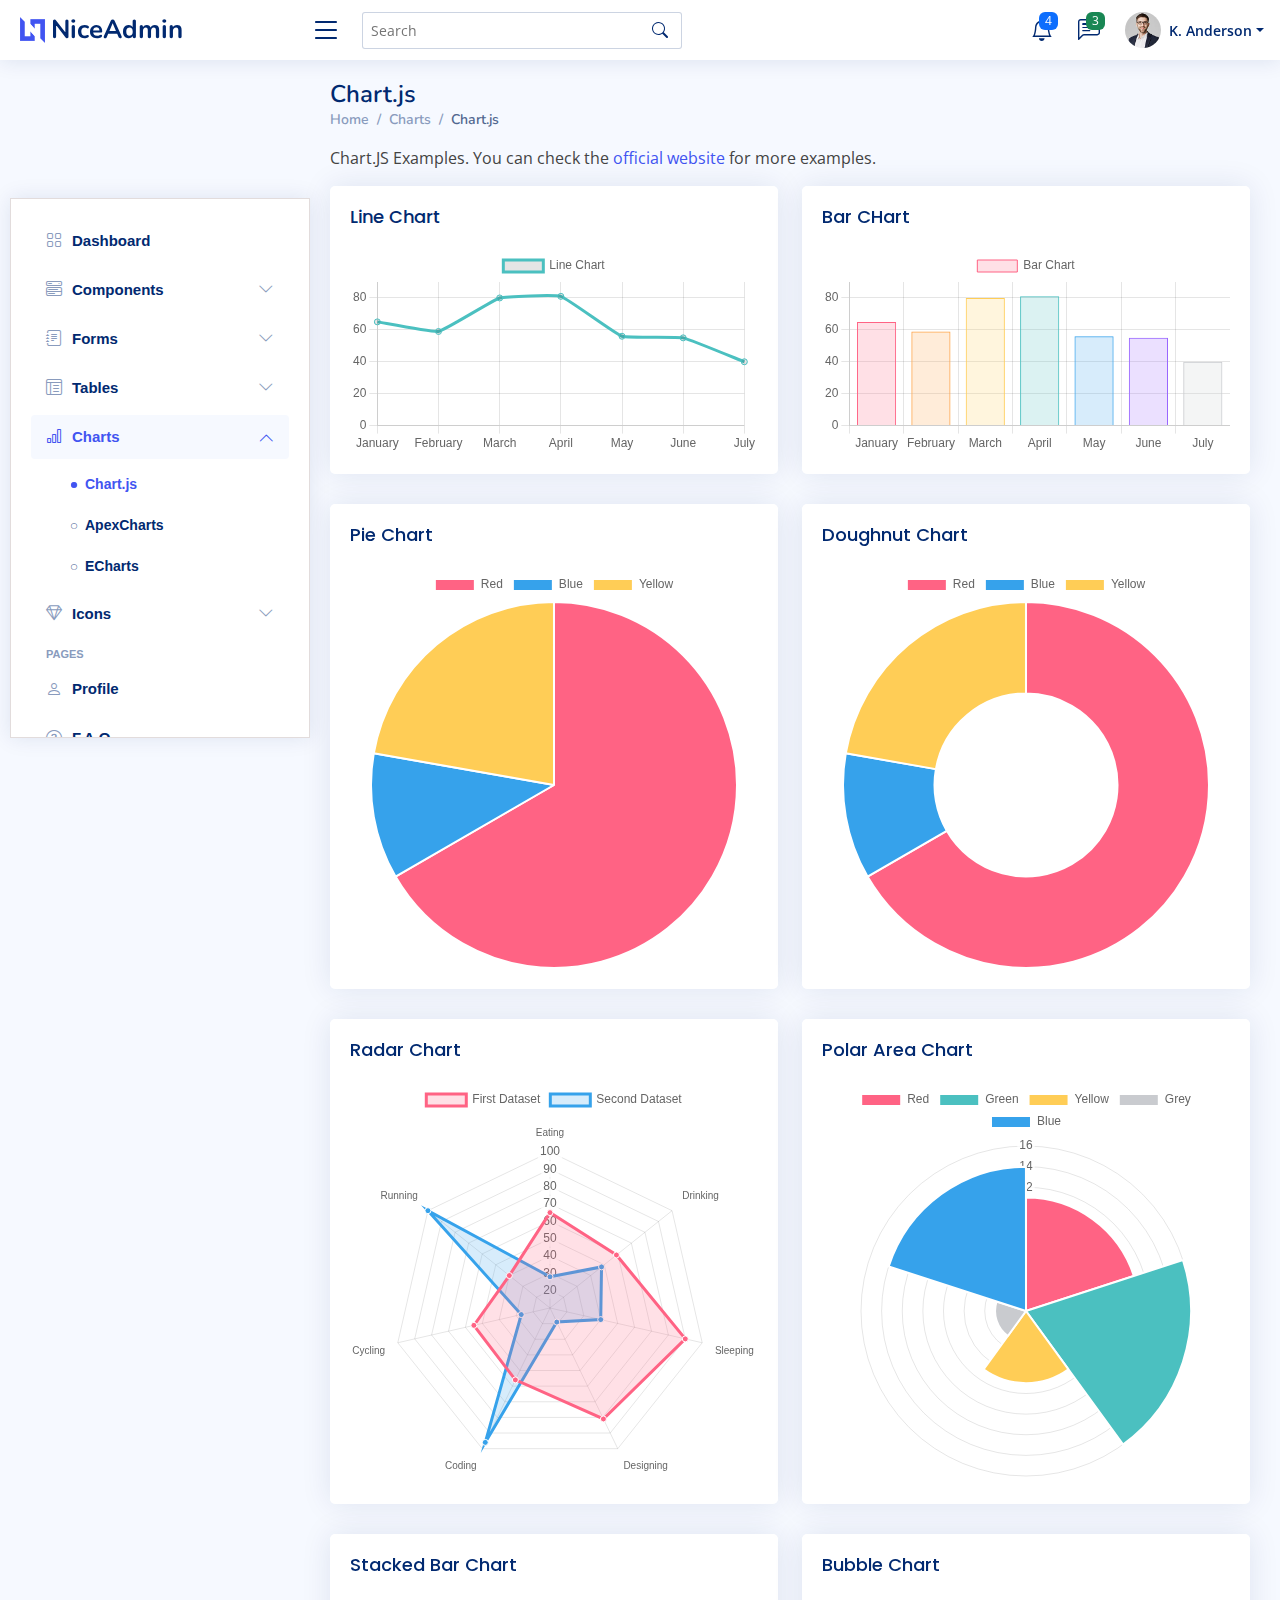
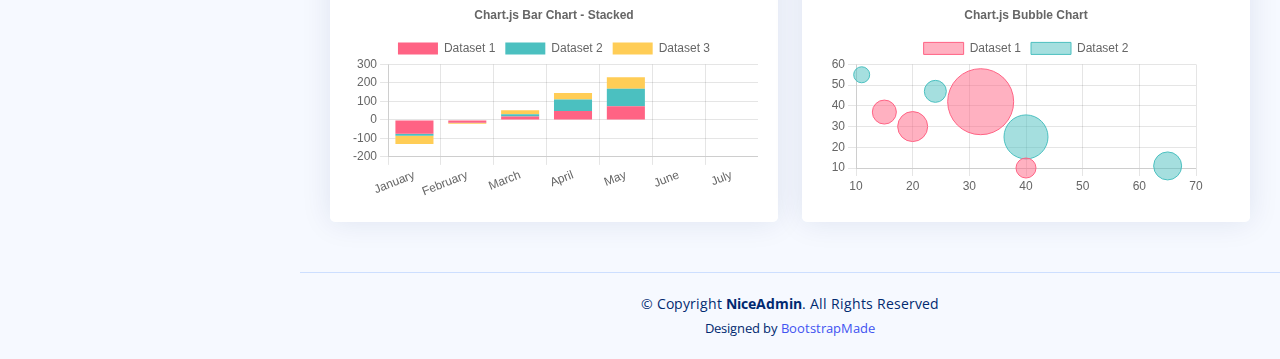
<file: charts-chartjs.html>
<!DOCTYPE html>
<html lang="en">

<head>
  <meta charset="utf-8">
  <meta content="width=device-width, initial-scale=1.0" name="viewport">

  <title>Charts / Chart.js - NiceAdmin Bootstrap Template</title>
  <meta content="" name="description">
  <meta content="" name="keywords">

  <!-- Favicons -->
  <link href="assets/img/favicon.png" rel="icon">
  <link href="assets/img/apple-touch-icon.png" rel="apple-touch-icon">

  <!-- Google Fonts -->
  <link href="https://fonts.gstatic.com" rel="preconnect">
  <link href="https://fonts.googleapis.com/css?family=Open+Sans:300,300i,400,400i,600,600i,700,700i|Nunito:300,300i,400,400i,600,600i,700,700i|Poppins:300,300i,400,400i,500,500i,600,600i,700,700i" rel="stylesheet">

  <!-- Vendor CSS Files -->
  <link href="assets/vendor/bootstrap/css/bootstrap.min.css" rel="stylesheet">
  <link href="assets/vendor/bootstrap-icons/bootstrap-icons.css" rel="stylesheet">
  <link href="assets/vendor/boxicons/css/boxicons.min.css" rel="stylesheet">
  <link href="assets/vendor/quill/quill.snow.css" rel="stylesheet">
  <link href="assets/vendor/quill/quill.bubble.css" rel="stylesheet">
  <link href="assets/vendor/remixicon/remixicon.css" rel="stylesheet">
  <link href="assets/vendor/simple-datatables/style.css" rel="stylesheet">

  <!-- Template Main CSS File -->
  <link href="assets/css/style.css" rel="stylesheet">

  <!-- =======================================================
  * Template Name: NiceAdmin
  * Template URL: https://bootstrapmade.com/nice-admin-bootstrap-admin-html-template/
  * Updated: Apr 20 2024 with Bootstrap v5.3.3
  * Author: BootstrapMade.com
  * License: https://bootstrapmade.com/license/
  ======================================================== -->
</head>

<body>

  <!-- ======= Header ======= -->
  <header id="header" class="header fixed-top d-flex align-items-center">

    <div class="d-flex align-items-center justify-content-between">
      <a href="index.html" class="logo d-flex align-items-center">
        <img src="assets/img/logo.png" alt="">
        <span class="d-none d-lg-block">NiceAdmin</span>
      </a>
      <i class="bi bi-list toggle-sidebar-btn"></i>
    </div><!-- End Logo -->

    <div class="search-bar">
      <form class="search-form d-flex align-items-center" method="POST" action="#">
        <input type="text" name="query" placeholder="Search" title="Enter search keyword">
        <button type="submit" title="Search"><i class="bi bi-search"></i></button>
      </form>
    </div><!-- End Search Bar -->

    <nav class="header-nav ms-auto">
      <ul class="d-flex align-items-center">

        <li class="nav-item d-block d-lg-none">
          <a class="nav-link nav-icon search-bar-toggle " href="#">
            <i class="bi bi-search"></i>
          </a>
        </li><!-- End Search Icon-->

        <li class="nav-item dropdown">

          <a class="nav-link nav-icon" href="#" data-bs-toggle="dropdown">
            <i class="bi bi-bell"></i>
            <span class="badge bg-primary badge-number">4</span>
          </a><!-- End Notification Icon -->

          <ul class="dropdown-menu dropdown-menu-end dropdown-menu-arrow notifications">
            <li class="dropdown-header">
              You have 4 new notifications
              <a href="#"><span class="badge rounded-pill bg-primary p-2 ms-2">View all</span></a>
            </li>
            <li>
              <hr class="dropdown-divider">
            </li>

            <li class="notification-item">
              <i class="bi bi-exclamation-circle text-warning"></i>
              <div>
                <h4>Lorem Ipsum</h4>
                <p>Quae dolorem earum veritatis oditseno</p>
                <p>30 min. ago</p>
              </div>
            </li>

            <li>
              <hr class="dropdown-divider">
            </li>

            <li class="notification-item">
              <i class="bi bi-x-circle text-danger"></i>
              <div>
                <h4>Atque rerum nesciunt</h4>
                <p>Quae dolorem earum veritatis oditseno</p>
                <p>1 hr. ago</p>
              </div>
            </li>

            <li>
              <hr class="dropdown-divider">
            </li>

            <li class="notification-item">
              <i class="bi bi-check-circle text-success"></i>
              <div>
                <h4>Sit rerum fuga</h4>
                <p>Quae dolorem earum veritatis oditseno</p>
                <p>2 hrs. ago</p>
              </div>
            </li>

            <li>
              <hr class="dropdown-divider">
            </li>

            <li class="notification-item">
              <i class="bi bi-info-circle text-primary"></i>
              <div>
                <h4>Dicta reprehenderit</h4>
                <p>Quae dolorem earum veritatis oditseno</p>
                <p>4 hrs. ago</p>
              </div>
            </li>

            <li>
              <hr class="dropdown-divider">
            </li>
            <li class="dropdown-footer">
              <a href="#">Show all notifications</a>
            </li>

          </ul><!-- End Notification Dropdown Items -->

        </li><!-- End Notification Nav -->

        <li class="nav-item dropdown">

          <a class="nav-link nav-icon" href="#" data-bs-toggle="dropdown">
            <i class="bi bi-chat-left-text"></i>
            <span class="badge bg-success badge-number">3</span>
          </a><!-- End Messages Icon -->

          <ul class="dropdown-menu dropdown-menu-end dropdown-menu-arrow messages">
            <li class="dropdown-header">
              You have 3 new messages
              <a href="#"><span class="badge rounded-pill bg-primary p-2 ms-2">View all</span></a>
            </li>
            <li>
              <hr class="dropdown-divider">
            </li>

            <li class="message-item">
              <a href="#">
                <img src="assets/img/messages-1.jpg" alt="" class="rounded-circle">
                <div>
                  <h4>Maria Hudson</h4>
                  <p>Velit asperiores et ducimus soluta repudiandae labore officia est ut...</p>
                  <p>4 hrs. ago</p>
                </div>
              </a>
            </li>
            <li>
              <hr class="dropdown-divider">
            </li>

            <li class="message-item">
              <a href="#">
                <img src="assets/img/messages-2.jpg" alt="" class="rounded-circle">
                <div>
                  <h4>Anna Nelson</h4>
                  <p>Velit asperiores et ducimus soluta repudiandae labore officia est ut...</p>
                  <p>6 hrs. ago</p>
                </div>
              </a>
            </li>
            <li>
              <hr class="dropdown-divider">
            </li>

            <li class="message-item">
              <a href="#">
                <img src="assets/img/messages-3.jpg" alt="" class="rounded-circle">
                <div>
                  <h4>David Muldon</h4>
                  <p>Velit asperiores et ducimus soluta repudiandae labore officia est ut...</p>
                  <p>8 hrs. ago</p>
                </div>
              </a>
            </li>
            <li>
              <hr class="dropdown-divider">
            </li>

            <li class="dropdown-footer">
              <a href="#">Show all messages</a>
            </li>

          </ul><!-- End Messages Dropdown Items -->

        </li><!-- End Messages Nav -->

        <li class="nav-item dropdown pe-3">

          <a class="nav-link nav-profile d-flex align-items-center pe-0" href="#" data-bs-toggle="dropdown">
            <img src="assets/img/profile-img.jpg" alt="Profile" class="rounded-circle">
            <span class="d-none d-md-block dropdown-toggle ps-2">K. Anderson</span>
          </a><!-- End Profile Iamge Icon -->

          <ul class="dropdown-menu dropdown-menu-end dropdown-menu-arrow profile">
            <li class="dropdown-header">
              <h6>Kevin Anderson</h6>
              <span>Web Designer</span>
            </li>
            <li>
              <hr class="dropdown-divider">
            </li>

            <li>
              <a class="dropdown-item d-flex align-items-center" href="users-profile.html">
                <i class="bi bi-person"></i>
                <span>My Profile</span>
              </a>
            </li>
            <li>
              <hr class="dropdown-divider">
            </li>

            <li>
              <a class="dropdown-item d-flex align-items-center" href="users-profile.html">
                <i class="bi bi-gear"></i>
                <span>Account Settings</span>
              </a>
            </li>
            <li>
              <hr class="dropdown-divider">
            </li>

            <li>
              <a class="dropdown-item d-flex align-items-center" href="pages-faq.html">
                <i class="bi bi-question-circle"></i>
                <span>Need Help?</span>
              </a>
            </li>
            <li>
              <hr class="dropdown-divider">
            </li>

            <li>
              <a class="dropdown-item d-flex align-items-center" href="#">
                <i class="bi bi-box-arrow-right"></i>
                <span>Sign Out</span>
              </a>
            </li>

          </ul><!-- End Profile Dropdown Items -->
        </li><!-- End Profile Nav -->

      </ul>
    </nav><!-- End Icons Navigation -->

  </header><!-- End Header -->

  <!-- ======= Sidebar ======= -->
  <aside id="sidebar" class="sidebar">

    <ul class="sidebar-nav" id="sidebar-nav">

      <li class="nav-item">
        <a class="nav-link collapsed" href="index.html">
          <i class="bi bi-grid"></i>
          <span>Dashboard</span>
        </a>
      </li><!-- End Dashboard Nav -->

      <li class="nav-item">
        <a class="nav-link collapsed" data-bs-target="#components-nav" data-bs-toggle="collapse" href="#">
          <i class="bi bi-menu-button-wide"></i><span>Components</span><i class="bi bi-chevron-down ms-auto"></i>
        </a>
        <ul id="components-nav" class="nav-content collapse " data-bs-parent="#sidebar-nav">
          <li>
            <a href="components-alerts.html">
              <i class="bi bi-circle"></i><span>Alerts</span>
            </a>
          </li>
          <li>
            <a href="components-accordion.html">
              <i class="bi bi-circle"></i><span>Accordion</span>
            </a>
          </li>
          <li>
            <a href="components-badges.html">
              <i class="bi bi-circle"></i><span>Badges</span>
            </a>
          </li>
          <li>
            <a href="components-breadcrumbs.html">
              <i class="bi bi-circle"></i><span>Breadcrumbs</span>
            </a>
          </li>
          <li>
            <a href="components-buttons.html">
              <i class="bi bi-circle"></i><span>Buttons</span>
            </a>
          </li>
          <li>
            <a href="components-cards.html">
              <i class="bi bi-circle"></i><span>Cards</span>
            </a>
          </li>
          <li>
            <a href="components-carousel.html">
              <i class="bi bi-circle"></i><span>Carousel</span>
            </a>
          </li>
          <li>
            <a href="components-list-group.html">
              <i class="bi bi-circle"></i><span>List group</span>
            </a>
          </li>
          <li>
            <a href="components-modal.html">
              <i class="bi bi-circle"></i><span>Modal</span>
            </a>
          </li>
          <li>
            <a href="components-tabs.html">
              <i class="bi bi-circle"></i><span>Tabs</span>
            </a>
          </li>
          <li>
            <a href="components-pagination.html">
              <i class="bi bi-circle"></i><span>Pagination</span>
            </a>
          </li>
          <li>
            <a href="components-progress.html">
              <i class="bi bi-circle"></i><span>Progress</span>
            </a>
          </li>
          <li>
            <a href="components-spinners.html">
              <i class="bi bi-circle"></i><span>Spinners</span>
            </a>
          </li>
          <li>
            <a href="components-tooltips.html">
              <i class="bi bi-circle"></i><span>Tooltips</span>
            </a>
          </li>
        </ul>
      </li><!-- End Components Nav -->

      <li class="nav-item">
        <a class="nav-link collapsed" data-bs-target="#forms-nav" data-bs-toggle="collapse" href="#">
          <i class="bi bi-journal-text"></i><span>Forms</span><i class="bi bi-chevron-down ms-auto"></i>
        </a>
        <ul id="forms-nav" class="nav-content collapse " data-bs-parent="#sidebar-nav">
          <li>
            <a href="forms-elements.html">
              <i class="bi bi-circle"></i><span>Form Elements</span>
            </a>
          </li>
          <li>
            <a href="forms-layouts.html">
              <i class="bi bi-circle"></i><span>Form Layouts</span>
            </a>
          </li>
          <li>
            <a href="forms-editors.html">
              <i class="bi bi-circle"></i><span>Form Editors</span>
            </a>
          </li>
          <li>
            <a href="forms-validation.html">
              <i class="bi bi-circle"></i><span>Form Validation</span>
            </a>
          </li>
        </ul>
      </li><!-- End Forms Nav -->

      <li class="nav-item">
        <a class="nav-link collapsed" data-bs-target="#tables-nav" data-bs-toggle="collapse" href="#">
          <i class="bi bi-layout-text-window-reverse"></i><span>Tables</span><i class="bi bi-chevron-down ms-auto"></i>
        </a>
        <ul id="tables-nav" class="nav-content collapse " data-bs-parent="#sidebar-nav">
          <li>
            <a href="tables-general.html">
              <i class="bi bi-circle"></i><span>General Tables</span>
            </a>
          </li>
          <li>
            <a href="tables-data.html">
              <i class="bi bi-circle"></i><span>Data Tables</span>
            </a>
          </li>
        </ul>
      </li><!-- End Tables Nav -->

      <li class="nav-item">
        <a class="nav-link " data-bs-target="#charts-nav" data-bs-toggle="collapse" href="#">
          <i class="bi bi-bar-chart"></i><span>Charts</span><i class="bi bi-chevron-down ms-auto"></i>
        </a>
        <ul id="charts-nav" class="nav-content collapse show" data-bs-parent="#sidebar-nav">
          <li>
            <a href="charts-chartjs.html" class="active">
              <i class="bi bi-circle"></i><span>Chart.js</span>
            </a>
          </li>
          <li>
            <a href="charts-apexcharts.html">
              <i class="bi bi-circle"></i><span>ApexCharts</span>
            </a>
          </li>
          <li>
            <a href="charts-echarts.html">
              <i class="bi bi-circle"></i><span>ECharts</span>
            </a>
          </li>
        </ul>
      </li><!-- End Charts Nav -->

      <li class="nav-item">
        <a class="nav-link collapsed" data-bs-target="#icons-nav" data-bs-toggle="collapse" href="#">
          <i class="bi bi-gem"></i><span>Icons</span><i class="bi bi-chevron-down ms-auto"></i>
        </a>
        <ul id="icons-nav" class="nav-content collapse " data-bs-parent="#sidebar-nav">
          <li>
            <a href="icons-bootstrap.html">
              <i class="bi bi-circle"></i><span>Bootstrap Icons</span>
            </a>
          </li>
          <li>
            <a href="icons-remix.html">
              <i class="bi bi-circle"></i><span>Remix Icons</span>
            </a>
          </li>
          <li>
            <a href="icons-boxicons.html">
              <i class="bi bi-circle"></i><span>Boxicons</span>
            </a>
          </li>
        </ul>
      </li><!-- End Icons Nav -->

      <li class="nav-heading">Pages</li>

      <li class="nav-item">
        <a class="nav-link collapsed" href="users-profile.html">
          <i class="bi bi-person"></i>
          <span>Profile</span>
        </a>
      </li><!-- End Profile Page Nav -->

      <li class="nav-item">
        <a class="nav-link collapsed" href="pages-faq.html">
          <i class="bi bi-question-circle"></i>
          <span>F.A.Q</span>
        </a>
      </li><!-- End F.A.Q Page Nav -->

      <li class="nav-item">
        <a class="nav-link collapsed" href="pages-contact.html">
          <i class="bi bi-envelope"></i>
          <span>Contact</span>
        </a>
      </li><!-- End Contact Page Nav -->

      <li class="nav-item">
        <a class="nav-link collapsed" href="pages-register.html">
          <i class="bi bi-card-list"></i>
          <span>Register</span>
        </a>
      </li><!-- End Register Page Nav -->

      <li class="nav-item">
        <a class="nav-link collapsed" href="pages-login.html">
          <i class="bi bi-box-arrow-in-right"></i>
          <span>Login</span>
        </a>
      </li><!-- End Login Page Nav -->

      <li class="nav-item">
        <a class="nav-link collapsed" href="pages-error-404.html">
          <i class="bi bi-dash-circle"></i>
          <span>Error 404</span>
        </a>
      </li><!-- End Error 404 Page Nav -->

      <li class="nav-item">
        <a class="nav-link collapsed" href="pages-blank.html">
          <i class="bi bi-file-earmark"></i>
          <span>Blank</span>
        </a>
      </li><!-- End Blank Page Nav -->

    </ul>

  </aside><!-- End Sidebar-->

  <main id="main" class="main">

    <div class="pagetitle">
      <h1>Chart.js</h1>
      <nav>
        <ol class="breadcrumb">
          <li class="breadcrumb-item"><a href="index.html">Home</a></li>
          <li class="breadcrumb-item">Charts</li>
          <li class="breadcrumb-item active">Chart.js</li>
        </ol>
      </nav>
    </div><!-- End Page Title -->

    <p>Chart.JS Examples. You can check the <a href="https://www.chartjs.org/docs/latest/samples/" target="_blank">official website</a> for more examples.</p>

    <section class="section">
      <div class="row">

        <div class="col-lg-6">
          <div class="card">
            <div class="card-body">
              <h5 class="card-title">Line Chart</h5>

              <!-- Line Chart -->
              <canvas id="lineChart" style="max-height: 400px;"></canvas>
              <script>
                document.addEventListener("DOMContentLoaded", () => {
                  new Chart(document.querySelector('#lineChart'), {
                    type: 'line',
                    data: {
                      labels: ['January', 'February', 'March', 'April', 'May', 'June', 'July'],
                      datasets: [{
                        label: 'Line Chart',
                        data: [65, 59, 80, 81, 56, 55, 40],
                        fill: false,
                        borderColor: 'rgb(75, 192, 192)',
                        tension: 0.1
                      }]
                    },
                    options: {
                      scales: {
                        y: {
                          beginAtZero: true
                        }
                      }
                    }
                  });
                });
              </script>
              <!-- End Line CHart -->

            </div>
          </div>
        </div>

        <div class="col-lg-6">
          <div class="card">
            <div class="card-body">
              <h5 class="card-title">Bar CHart</h5>

              <!-- Bar Chart -->
              <canvas id="barChart" style="max-height: 400px;"></canvas>
              <script>
                document.addEventListener("DOMContentLoaded", () => {
                  new Chart(document.querySelector('#barChart'), {
                    type: 'bar',
                    data: {
                      labels: ['January', 'February', 'March', 'April', 'May', 'June', 'July'],
                      datasets: [{
                        label: 'Bar Chart',
                        data: [65, 59, 80, 81, 56, 55, 40],
                        backgroundColor: [
                          'rgba(255, 99, 132, 0.2)',
                          'rgba(255, 159, 64, 0.2)',
                          'rgba(255, 205, 86, 0.2)',
                          'rgba(75, 192, 192, 0.2)',
                          'rgba(54, 162, 235, 0.2)',
                          'rgba(153, 102, 255, 0.2)',
                          'rgba(201, 203, 207, 0.2)'
                        ],
                        borderColor: [
                          'rgb(255, 99, 132)',
                          'rgb(255, 159, 64)',
                          'rgb(255, 205, 86)',
                          'rgb(75, 192, 192)',
                          'rgb(54, 162, 235)',
                          'rgb(153, 102, 255)',
                          'rgb(201, 203, 207)'
                        ],
                        borderWidth: 1
                      }]
                    },
                    options: {
                      scales: {
                        y: {
                          beginAtZero: true
                        }
                      }
                    }
                  });
                });
              </script>
              <!-- End Bar CHart -->

            </div>
          </div>
        </div>

        <div class="col-lg-6">
          <div class="card">
            <div class="card-body">
              <h5 class="card-title">Pie Chart</h5>

              <!-- Pie Chart -->
              <canvas id="pieChart" style="max-height: 400px;"></canvas>
              <script>
                document.addEventListener("DOMContentLoaded", () => {
                  new Chart(document.querySelector('#pieChart'), {
                    type: 'pie',
                    data: {
                      labels: [
                        'Red',
                        'Blue',
                        'Yellow'
                      ],
                      datasets: [{
                        label: 'My First Dataset',
                        data: [300, 50, 100],
                        backgroundColor: [
                          'rgb(255, 99, 132)',
                          'rgb(54, 162, 235)',
                          'rgb(255, 205, 86)'
                        ],
                        hoverOffset: 4
                      }]
                    }
                  });
                });
              </script>
              <!-- End Pie CHart -->

            </div>
          </div>
        </div>

        <div class="col-lg-6">
          <div class="card">
            <div class="card-body">
              <h5 class="card-title">Doughnut Chart</h5>

              <!-- Doughnut Chart -->
              <canvas id="doughnutChart" style="max-height: 400px;"></canvas>
              <script>
                document.addEventListener("DOMContentLoaded", () => {
                  new Chart(document.querySelector('#doughnutChart'), {
                    type: 'doughnut',
                    data: {
                      labels: [
                        'Red',
                        'Blue',
                        'Yellow'
                      ],
                      datasets: [{
                        label: 'My First Dataset',
                        data: [300, 50, 100],
                        backgroundColor: [
                          'rgb(255, 99, 132)',
                          'rgb(54, 162, 235)',
                          'rgb(255, 205, 86)'
                        ],
                        hoverOffset: 4
                      }]
                    }
                  });
                });
              </script>
              <!-- End Doughnut CHart -->

            </div>
          </div>
        </div>

        <div class="col-lg-6">
          <div class="card">
            <div class="card-body">
              <h5 class="card-title">Radar Chart</h5>

              <!-- Radar Chart -->
              <canvas id="radarChart" style="max-height: 400px;"></canvas>
              <script>
                document.addEventListener("DOMContentLoaded", () => {
                  new Chart(document.querySelector('#radarChart'), {
                    type: 'radar',
                    data: {
                      labels: [
                        'Eating',
                        'Drinking',
                        'Sleeping',
                        'Designing',
                        'Coding',
                        'Cycling',
                        'Running'
                      ],
                      datasets: [{
                        label: 'First Dataset',
                        data: [65, 59, 90, 81, 56, 55, 40],
                        fill: true,
                        backgroundColor: 'rgba(255, 99, 132, 0.2)',
                        borderColor: 'rgb(255, 99, 132)',
                        pointBackgroundColor: 'rgb(255, 99, 132)',
                        pointBorderColor: '#fff',
                        pointHoverBackgroundColor: '#fff',
                        pointHoverBorderColor: 'rgb(255, 99, 132)'
                      }, {
                        label: 'Second Dataset',
                        data: [28, 48, 40, 19, 96, 27, 100],
                        fill: true,
                        backgroundColor: 'rgba(54, 162, 235, 0.2)',
                        borderColor: 'rgb(54, 162, 235)',
                        pointBackgroundColor: 'rgb(54, 162, 235)',
                        pointBorderColor: '#fff',
                        pointHoverBackgroundColor: '#fff',
                        pointHoverBorderColor: 'rgb(54, 162, 235)'
                      }]
                    },
                    options: {
                      elements: {
                        line: {
                          borderWidth: 3
                        }
                      }
                    }
                  });
                });
              </script>
              <!-- End Radar CHart -->

            </div>
          </div>
        </div>

        <div class="col-lg-6">
          <div class="card">
            <div class="card-body">
              <h5 class="card-title">Polar Area Chart</h5>

              <!-- Polar Area Chart -->
              <canvas id="polarAreaChart" style="max-height: 400px;"></canvas>
              <script>
                document.addEventListener("DOMContentLoaded", () => {
                  new Chart(document.querySelector('#polarAreaChart'), {
                    type: 'polarArea',
                    data: {
                      labels: [
                        'Red',
                        'Green',
                        'Yellow',
                        'Grey',
                        'Blue'
                      ],
                      datasets: [{
                        label: 'My First Dataset',
                        data: [11, 16, 7, 3, 14],
                        backgroundColor: [
                          'rgb(255, 99, 132)',
                          'rgb(75, 192, 192)',
                          'rgb(255, 205, 86)',
                          'rgb(201, 203, 207)',
                          'rgb(54, 162, 235)'
                        ]
                      }]
                    }
                  });
                });
              </script>
              <!-- End Polar Area Chart -->

            </div>
          </div>
        </div>

        <div class="col-lg-6">
          <div class="card">
            <div class="card-body">
              <h5 class="card-title">Stacked Bar Chart</h5>

              <!-- Stacked Bar Chart -->
              <canvas id="stakedBarChart" style="max-height: 400px;"></canvas>
              <script>
                document.addEventListener("DOMContentLoaded", () => {
                  new Chart(document.querySelector('#stakedBarChart'), {
                    type: 'bar',
                    data: {
                      labels: ['January', 'February', 'March', 'April', 'May', 'June', 'July'],
                      datasets: [{
                          label: 'Dataset 1',
                          data: [-75, -15, 18, 48, 74],
                          backgroundColor: 'rgb(255, 99, 132)',
                        },
                        {
                          label: 'Dataset 2',
                          data: [-11, -1, 12, 62, 95],
                          backgroundColor: 'rgb(75, 192, 192)',
                        },
                        {
                          label: 'Dataset 3',
                          data: [-44, -5, 22, 35, 62],
                          backgroundColor: 'rgb(255, 205, 86)',
                        },
                      ]
                    },
                    options: {
                      plugins: {
                        title: {
                          display: true,
                          text: 'Chart.js Bar Chart - Stacked'
                        },
                      },
                      responsive: true,
                      scales: {
                        x: {
                          stacked: true,
                        },
                        y: {
                          stacked: true
                        }
                      }
                    }
                  });
                });
              </script>
              <!-- End Stacked Bar Chart -->

            </div>
          </div>
        </div>

        <div class="col-lg-6">
          <div class="card">
            <div class="card-body">
              <h5 class="card-title">Bubble Chart</h5>

              <!-- Bubble Chart -->
              <canvas id="bubbleChart" style="max-height: 400px;"></canvas>
              <script>
                document.addEventListener("DOMContentLoaded", () => {
                  new Chart(document.querySelector('#bubbleChart'), {
                    type: 'bubble',
                    data: {
                      labels: ['January', 'February', 'March', 'April', 'May', 'June', 'July'],
                      datasets: [{
                          label: 'Dataset 1',
                          data: [{
                              x: 20,
                              y: 30,
                              r: 15
                            },
                            {
                              x: 40,
                              y: 10,
                              r: 10
                            },
                            {
                              x: 15,
                              y: 37,
                              r: 12
                            },
                            {
                              x: 32,
                              y: 42,
                              r: 33
                            }
                          ],
                          borderColor: 'rgb(255, 99, 132)',
                          backgroundColor: 'rgba(255, 99, 132, 0.5)'
                        },
                        {
                          label: 'Dataset 2',
                          data: [{
                              x: 40,
                              y: 25,
                              r: 22
                            },
                            {
                              x: 24,
                              y: 47,
                              r: 11
                            },
                            {
                              x: 65,
                              y: 11,
                              r: 14
                            },
                            {
                              x: 11,
                              y: 55,
                              r: 8
                            }
                          ],
                          borderColor: 'rgb(75, 192, 192)',
                          backgroundColor: 'rgba(75, 192, 192, 0.5)'
                        }
                      ]
                    },
                    options: {
                      responsive: true,
                      plugins: {
                        legend: {
                          position: 'top',
                        },
                        title: {
                          display: true,
                          text: 'Chart.js Bubble Chart'
                        }
                      }
                    }
                  });
                });
              </script>
              <!-- End Bubble Chart -->

            </div>
          </div>
        </div>

      </div>
    </section>

  </main><!-- End #main -->

  <!-- ======= Footer ======= -->
  <footer id="footer" class="footer">
    <div class="copyright">
      &copy; Copyright <strong><span>NiceAdmin</span></strong>. All Rights Reserved
    </div>
    <div class="credits">
      <!-- All the links in the footer should remain intact. -->
      <!-- You can delete the links only if you purchased the pro version. -->
      <!-- Licensing information: https://bootstrapmade.com/license/ -->
      <!-- Purchase the pro version with working PHP/AJAX contact form: https://bootstrapmade.com/nice-admin-bootstrap-admin-html-template/ -->
      Designed by <a href="https://bootstrapmade.com/">BootstrapMade</a>
    </div>
  </footer><!-- End Footer -->

  <a href="#" class="back-to-top d-flex align-items-center justify-content-center"><i class="bi bi-arrow-up-short"></i></a>

  <!-- Vendor JS Files -->
  <script src="assets/vendor/apexcharts/apexcharts.min.js"></script>
  <script src="assets/vendor/bootstrap/js/bootstrap.bundle.min.js"></script>
  <script src="assets/vendor/chart.js/chart.umd.js"></script>
  <script src="assets/vendor/echarts/echarts.min.js"></script>
  <script src="assets/vendor/quill/quill.js"></script>
  <script src="assets/vendor/simple-datatables/simple-datatables.js"></script>
  <script src="assets/vendor/tinymce/tinymce.min.js"></script>
  <script src="assets/vendor/php-email-form/validate.js"></script>

  <!-- Template Main JS File -->
  <script src="assets/js/main.js"></script>

</body>

</html>
</file>
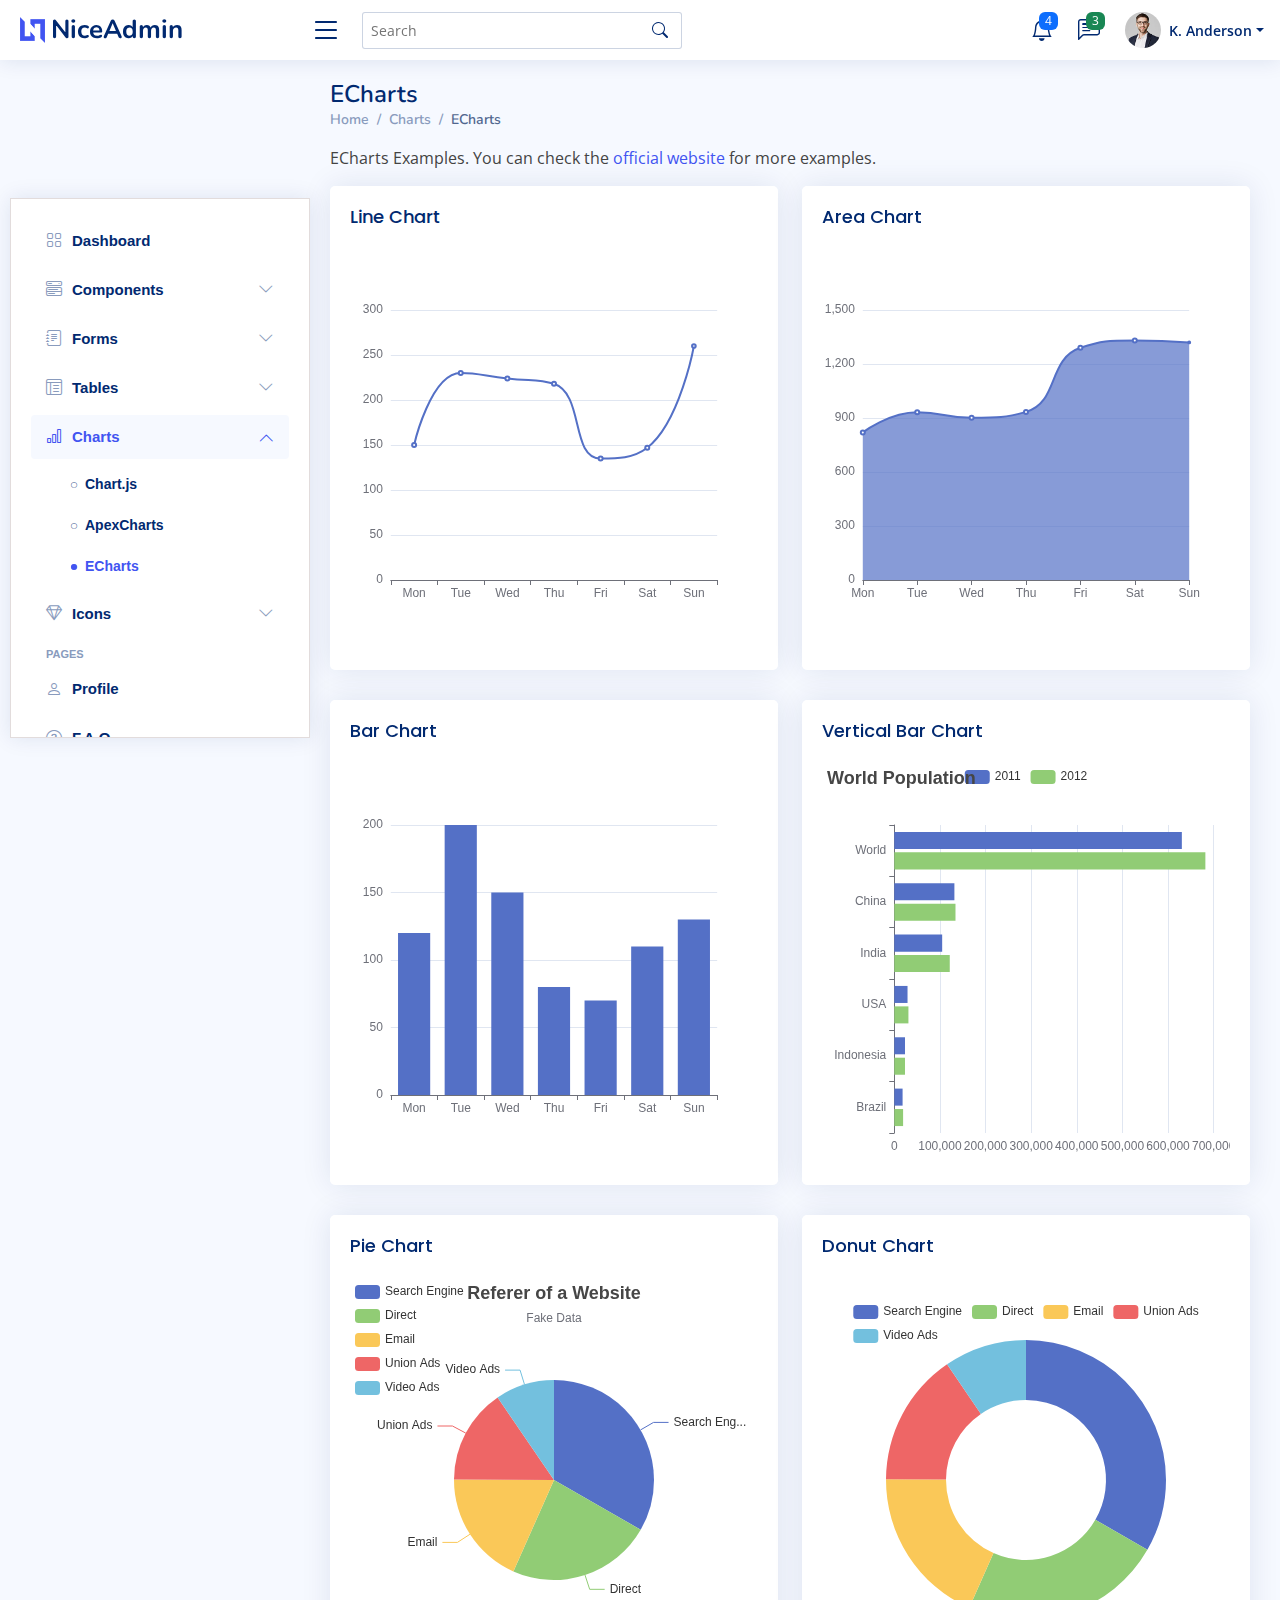
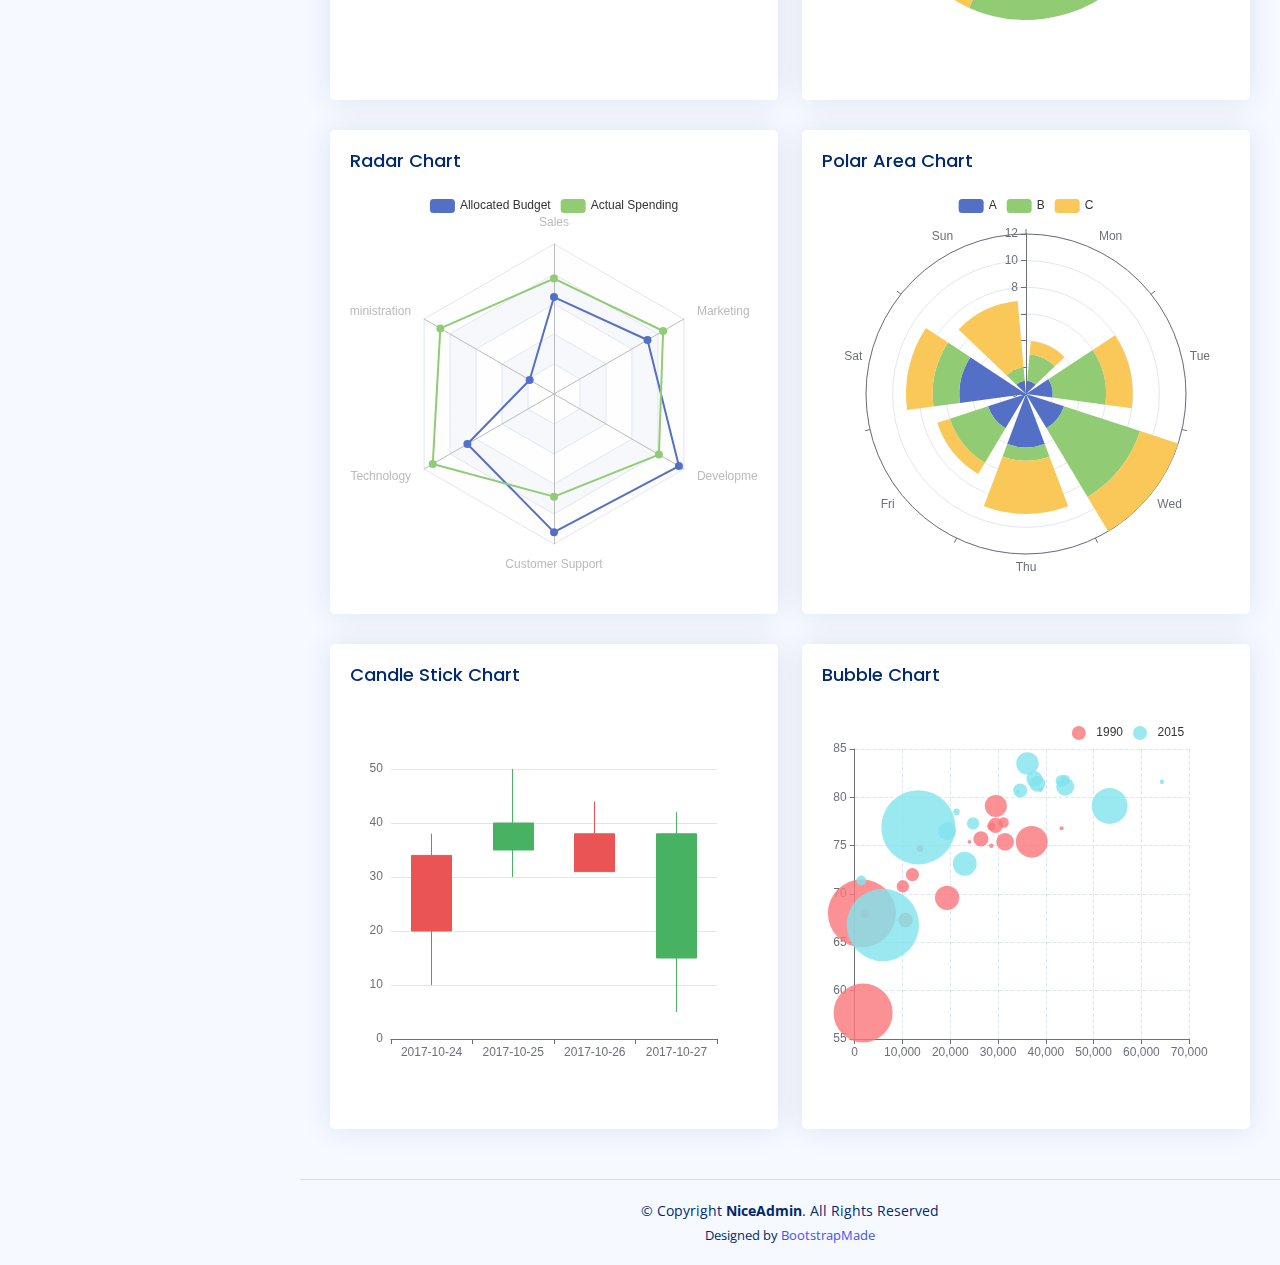
<file: charts-echarts.html>
<!DOCTYPE html>
<html lang="en">

<head>
  <meta charset="utf-8">
  <meta content="width=device-width, initial-scale=1.0" name="viewport">

  <title>Charts / ECharts - NiceAdmin Bootstrap Template</title>
  <meta content="" name="description">
  <meta content="" name="keywords">

  <!-- Favicons -->
  <link href="assets/img/favicon.png" rel="icon">
  <link href="assets/img/apple-touch-icon.png" rel="apple-touch-icon">

  <!-- Google Fonts -->
  <link href="https://fonts.gstatic.com" rel="preconnect">
  <link href="https://fonts.googleapis.com/css?family=Open+Sans:300,300i,400,400i,600,600i,700,700i|Nunito:300,300i,400,400i,600,600i,700,700i|Poppins:300,300i,400,400i,500,500i,600,600i,700,700i" rel="stylesheet">

  <!-- Vendor CSS Files -->
  <link href="assets/vendor/bootstrap/css/bootstrap.min.css" rel="stylesheet">
  <link href="assets/vendor/bootstrap-icons/bootstrap-icons.css" rel="stylesheet">
  <link href="assets/vendor/boxicons/css/boxicons.min.css" rel="stylesheet">
  <link href="assets/vendor/quill/quill.snow.css" rel="stylesheet">
  <link href="assets/vendor/quill/quill.bubble.css" rel="stylesheet">
  <link href="assets/vendor/remixicon/remixicon.css" rel="stylesheet">
  <link href="assets/vendor/simple-datatables/style.css" rel="stylesheet">

  <!-- Template Main CSS File -->
  <link href="assets/css/style.css" rel="stylesheet">

  <!-- =======================================================
  * Template Name: NiceAdmin
  * Template URL: https://bootstrapmade.com/nice-admin-bootstrap-admin-html-template/
  * Updated: Apr 20 2024 with Bootstrap v5.3.3
  * Author: BootstrapMade.com
  * License: https://bootstrapmade.com/license/
  ======================================================== -->
</head>

<body>

  <!-- ======= Header ======= -->
  <header id="header" class="header fixed-top d-flex align-items-center">

    <div class="d-flex align-items-center justify-content-between">
      <a href="index.html" class="logo d-flex align-items-center">
        <img src="assets/img/logo.png" alt="">
        <span class="d-none d-lg-block">NiceAdmin</span>
      </a>
      <i class="bi bi-list toggle-sidebar-btn"></i>
    </div><!-- End Logo -->

    <div class="search-bar">
      <form class="search-form d-flex align-items-center" method="POST" action="#">
        <input type="text" name="query" placeholder="Search" title="Enter search keyword">
        <button type="submit" title="Search"><i class="bi bi-search"></i></button>
      </form>
    </div><!-- End Search Bar -->

    <nav class="header-nav ms-auto">
      <ul class="d-flex align-items-center">

        <li class="nav-item d-block d-lg-none">
          <a class="nav-link nav-icon search-bar-toggle " href="#">
            <i class="bi bi-search"></i>
          </a>
        </li><!-- End Search Icon-->

        <li class="nav-item dropdown">

          <a class="nav-link nav-icon" href="#" data-bs-toggle="dropdown">
            <i class="bi bi-bell"></i>
            <span class="badge bg-primary badge-number">4</span>
          </a><!-- End Notification Icon -->

          <ul class="dropdown-menu dropdown-menu-end dropdown-menu-arrow notifications">
            <li class="dropdown-header">
              You have 4 new notifications
              <a href="#"><span class="badge rounded-pill bg-primary p-2 ms-2">View all</span></a>
            </li>
            <li>
              <hr class="dropdown-divider">
            </li>

            <li class="notification-item">
              <i class="bi bi-exclamation-circle text-warning"></i>
              <div>
                <h4>Lorem Ipsum</h4>
                <p>Quae dolorem earum veritatis oditseno</p>
                <p>30 min. ago</p>
              </div>
            </li>

            <li>
              <hr class="dropdown-divider">
            </li>

            <li class="notification-item">
              <i class="bi bi-x-circle text-danger"></i>
              <div>
                <h4>Atque rerum nesciunt</h4>
                <p>Quae dolorem earum veritatis oditseno</p>
                <p>1 hr. ago</p>
              </div>
            </li>

            <li>
              <hr class="dropdown-divider">
            </li>

            <li class="notification-item">
              <i class="bi bi-check-circle text-success"></i>
              <div>
                <h4>Sit rerum fuga</h4>
                <p>Quae dolorem earum veritatis oditseno</p>
                <p>2 hrs. ago</p>
              </div>
            </li>

            <li>
              <hr class="dropdown-divider">
            </li>

            <li class="notification-item">
              <i class="bi bi-info-circle text-primary"></i>
              <div>
                <h4>Dicta reprehenderit</h4>
                <p>Quae dolorem earum veritatis oditseno</p>
                <p>4 hrs. ago</p>
              </div>
            </li>

            <li>
              <hr class="dropdown-divider">
            </li>
            <li class="dropdown-footer">
              <a href="#">Show all notifications</a>
            </li>

          </ul><!-- End Notification Dropdown Items -->

        </li><!-- End Notification Nav -->

        <li class="nav-item dropdown">

          <a class="nav-link nav-icon" href="#" data-bs-toggle="dropdown">
            <i class="bi bi-chat-left-text"></i>
            <span class="badge bg-success badge-number">3</span>
          </a><!-- End Messages Icon -->

          <ul class="dropdown-menu dropdown-menu-end dropdown-menu-arrow messages">
            <li class="dropdown-header">
              You have 3 new messages
              <a href="#"><span class="badge rounded-pill bg-primary p-2 ms-2">View all</span></a>
            </li>
            <li>
              <hr class="dropdown-divider">
            </li>

            <li class="message-item">
              <a href="#">
                <img src="assets/img/messages-1.jpg" alt="" class="rounded-circle">
                <div>
                  <h4>Maria Hudson</h4>
                  <p>Velit asperiores et ducimus soluta repudiandae labore officia est ut...</p>
                  <p>4 hrs. ago</p>
                </div>
              </a>
            </li>
            <li>
              <hr class="dropdown-divider">
            </li>

            <li class="message-item">
              <a href="#">
                <img src="assets/img/messages-2.jpg" alt="" class="rounded-circle">
                <div>
                  <h4>Anna Nelson</h4>
                  <p>Velit asperiores et ducimus soluta repudiandae labore officia est ut...</p>
                  <p>6 hrs. ago</p>
                </div>
              </a>
            </li>
            <li>
              <hr class="dropdown-divider">
            </li>

            <li class="message-item">
              <a href="#">
                <img src="assets/img/messages-3.jpg" alt="" class="rounded-circle">
                <div>
                  <h4>David Muldon</h4>
                  <p>Velit asperiores et ducimus soluta repudiandae labore officia est ut...</p>
                  <p>8 hrs. ago</p>
                </div>
              </a>
            </li>
            <li>
              <hr class="dropdown-divider">
            </li>

            <li class="dropdown-footer">
              <a href="#">Show all messages</a>
            </li>

          </ul><!-- End Messages Dropdown Items -->

        </li><!-- End Messages Nav -->

        <li class="nav-item dropdown pe-3">

          <a class="nav-link nav-profile d-flex align-items-center pe-0" href="#" data-bs-toggle="dropdown">
            <img src="assets/img/profile-img.jpg" alt="Profile" class="rounded-circle">
            <span class="d-none d-md-block dropdown-toggle ps-2">K. Anderson</span>
          </a><!-- End Profile Iamge Icon -->

          <ul class="dropdown-menu dropdown-menu-end dropdown-menu-arrow profile">
            <li class="dropdown-header">
              <h6>Kevin Anderson</h6>
              <span>Web Designer</span>
            </li>
            <li>
              <hr class="dropdown-divider">
            </li>

            <li>
              <a class="dropdown-item d-flex align-items-center" href="users-profile.html">
                <i class="bi bi-person"></i>
                <span>My Profile</span>
              </a>
            </li>
            <li>
              <hr class="dropdown-divider">
            </li>

            <li>
              <a class="dropdown-item d-flex align-items-center" href="users-profile.html">
                <i class="bi bi-gear"></i>
                <span>Account Settings</span>
              </a>
            </li>
            <li>
              <hr class="dropdown-divider">
            </li>

            <li>
              <a class="dropdown-item d-flex align-items-center" href="pages-faq.html">
                <i class="bi bi-question-circle"></i>
                <span>Need Help?</span>
              </a>
            </li>
            <li>
              <hr class="dropdown-divider">
            </li>

            <li>
              <a class="dropdown-item d-flex align-items-center" href="#">
                <i class="bi bi-box-arrow-right"></i>
                <span>Sign Out</span>
              </a>
            </li>

          </ul><!-- End Profile Dropdown Items -->
        </li><!-- End Profile Nav -->

      </ul>
    </nav><!-- End Icons Navigation -->

  </header><!-- End Header -->

  <!-- ======= Sidebar ======= -->
  <aside id="sidebar" class="sidebar">

    <ul class="sidebar-nav" id="sidebar-nav">

      <li class="nav-item">
        <a class="nav-link collapsed" href="index.html">
          <i class="bi bi-grid"></i>
          <span>Dashboard</span>
        </a>
      </li><!-- End Dashboard Nav -->

      <li class="nav-item">
        <a class="nav-link collapsed" data-bs-target="#components-nav" data-bs-toggle="collapse" href="#">
          <i class="bi bi-menu-button-wide"></i><span>Components</span><i class="bi bi-chevron-down ms-auto"></i>
        </a>
        <ul id="components-nav" class="nav-content collapse " data-bs-parent="#sidebar-nav">
          <li>
            <a href="components-alerts.html">
              <i class="bi bi-circle"></i><span>Alerts</span>
            </a>
          </li>
          <li>
            <a href="components-accordion.html">
              <i class="bi bi-circle"></i><span>Accordion</span>
            </a>
          </li>
          <li>
            <a href="components-badges.html">
              <i class="bi bi-circle"></i><span>Badges</span>
            </a>
          </li>
          <li>
            <a href="components-breadcrumbs.html">
              <i class="bi bi-circle"></i><span>Breadcrumbs</span>
            </a>
          </li>
          <li>
            <a href="components-buttons.html">
              <i class="bi bi-circle"></i><span>Buttons</span>
            </a>
          </li>
          <li>
            <a href="components-cards.html">
              <i class="bi bi-circle"></i><span>Cards</span>
            </a>
          </li>
          <li>
            <a href="components-carousel.html">
              <i class="bi bi-circle"></i><span>Carousel</span>
            </a>
          </li>
          <li>
            <a href="components-list-group.html">
              <i class="bi bi-circle"></i><span>List group</span>
            </a>
          </li>
          <li>
            <a href="components-modal.html">
              <i class="bi bi-circle"></i><span>Modal</span>
            </a>
          </li>
          <li>
            <a href="components-tabs.html">
              <i class="bi bi-circle"></i><span>Tabs</span>
            </a>
          </li>
          <li>
            <a href="components-pagination.html">
              <i class="bi bi-circle"></i><span>Pagination</span>
            </a>
          </li>
          <li>
            <a href="components-progress.html">
              <i class="bi bi-circle"></i><span>Progress</span>
            </a>
          </li>
          <li>
            <a href="components-spinners.html">
              <i class="bi bi-circle"></i><span>Spinners</span>
            </a>
          </li>
          <li>
            <a href="components-tooltips.html">
              <i class="bi bi-circle"></i><span>Tooltips</span>
            </a>
          </li>
        </ul>
      </li><!-- End Components Nav -->

      <li class="nav-item">
        <a class="nav-link collapsed" data-bs-target="#forms-nav" data-bs-toggle="collapse" href="#">
          <i class="bi bi-journal-text"></i><span>Forms</span><i class="bi bi-chevron-down ms-auto"></i>
        </a>
        <ul id="forms-nav" class="nav-content collapse " data-bs-parent="#sidebar-nav">
          <li>
            <a href="forms-elements.html">
              <i class="bi bi-circle"></i><span>Form Elements</span>
            </a>
          </li>
          <li>
            <a href="forms-layouts.html">
              <i class="bi bi-circle"></i><span>Form Layouts</span>
            </a>
          </li>
          <li>
            <a href="forms-editors.html">
              <i class="bi bi-circle"></i><span>Form Editors</span>
            </a>
          </li>
          <li>
            <a href="forms-validation.html">
              <i class="bi bi-circle"></i><span>Form Validation</span>
            </a>
          </li>
        </ul>
      </li><!-- End Forms Nav -->

      <li class="nav-item">
        <a class="nav-link collapsed" data-bs-target="#tables-nav" data-bs-toggle="collapse" href="#">
          <i class="bi bi-layout-text-window-reverse"></i><span>Tables</span><i class="bi bi-chevron-down ms-auto"></i>
        </a>
        <ul id="tables-nav" class="nav-content collapse " data-bs-parent="#sidebar-nav">
          <li>
            <a href="tables-general.html">
              <i class="bi bi-circle"></i><span>General Tables</span>
            </a>
          </li>
          <li>
            <a href="tables-data.html">
              <i class="bi bi-circle"></i><span>Data Tables</span>
            </a>
          </li>
        </ul>
      </li><!-- End Tables Nav -->

      <li class="nav-item">
        <a class="nav-link " data-bs-target="#charts-nav" data-bs-toggle="collapse" href="#">
          <i class="bi bi-bar-chart"></i><span>Charts</span><i class="bi bi-chevron-down ms-auto"></i>
        </a>
        <ul id="charts-nav" class="nav-content collapse show" data-bs-parent="#sidebar-nav">
          <li>
            <a href="charts-chartjs.html">
              <i class="bi bi-circle"></i><span>Chart.js</span>
            </a>
          </li>
          <li>
            <a href="charts-apexcharts.html">
              <i class="bi bi-circle"></i><span>ApexCharts</span>
            </a>
          </li>
          <li>
            <a href="charts-echarts.html" class="active">
              <i class="bi bi-circle"></i><span>ECharts</span>
            </a>
          </li>
        </ul>
      </li><!-- End Charts Nav -->

      <li class="nav-item">
        <a class="nav-link collapsed" data-bs-target="#icons-nav" data-bs-toggle="collapse" href="#">
          <i class="bi bi-gem"></i><span>Icons</span><i class="bi bi-chevron-down ms-auto"></i>
        </a>
        <ul id="icons-nav" class="nav-content collapse " data-bs-parent="#sidebar-nav">
          <li>
            <a href="icons-bootstrap.html">
              <i class="bi bi-circle"></i><span>Bootstrap Icons</span>
            </a>
          </li>
          <li>
            <a href="icons-remix.html">
              <i class="bi bi-circle"></i><span>Remix Icons</span>
            </a>
          </li>
          <li>
            <a href="icons-boxicons.html">
              <i class="bi bi-circle"></i><span>Boxicons</span>
            </a>
          </li>
        </ul>
      </li><!-- End Icons Nav -->

      <li class="nav-heading">Pages</li>

      <li class="nav-item">
        <a class="nav-link collapsed" href="users-profile.html">
          <i class="bi bi-person"></i>
          <span>Profile</span>
        </a>
      </li><!-- End Profile Page Nav -->

      <li class="nav-item">
        <a class="nav-link collapsed" href="pages-faq.html">
          <i class="bi bi-question-circle"></i>
          <span>F.A.Q</span>
        </a>
      </li><!-- End F.A.Q Page Nav -->

      <li class="nav-item">
        <a class="nav-link collapsed" href="pages-contact.html">
          <i class="bi bi-envelope"></i>
          <span>Contact</span>
        </a>
      </li><!-- End Contact Page Nav -->

      <li class="nav-item">
        <a class="nav-link collapsed" href="pages-register.html">
          <i class="bi bi-card-list"></i>
          <span>Register</span>
        </a>
      </li><!-- End Register Page Nav -->

      <li class="nav-item">
        <a class="nav-link collapsed" href="pages-login.html">
          <i class="bi bi-box-arrow-in-right"></i>
          <span>Login</span>
        </a>
      </li><!-- End Login Page Nav -->

      <li class="nav-item">
        <a class="nav-link collapsed" href="pages-error-404.html">
          <i class="bi bi-dash-circle"></i>
          <span>Error 404</span>
        </a>
      </li><!-- End Error 404 Page Nav -->

      <li class="nav-item">
        <a class="nav-link collapsed" href="pages-blank.html">
          <i class="bi bi-file-earmark"></i>
          <span>Blank</span>
        </a>
      </li><!-- End Blank Page Nav -->

    </ul>

  </aside><!-- End Sidebar-->

  <main id="main" class="main">

    <div class="pagetitle">
      <h1>ECharts</h1>
      <nav>
        <ol class="breadcrumb">
          <li class="breadcrumb-item"><a href="index.html">Home</a></li>
          <li class="breadcrumb-item">Charts</li>
          <li class="breadcrumb-item active">ECharts</li>
        </ol>
      </nav>
    </div><!-- End Page Title -->

    <p>ECharts Examples. You can check the <a href="https://echarts.apache.org/examples/en/index.html" target="_blank">official website</a> for more examples.</p>

    <section class="section">
      <div class="row">

        <div class="col-lg-6">
          <div class="card">
            <div class="card-body">
              <h5 class="card-title">Line Chart</h5>

              <!-- Line Chart -->
              <div id="lineChart" style="min-height: 400px;" class="echart"></div>

              <script>
                document.addEventListener("DOMContentLoaded", () => {
                  echarts.init(document.querySelector("#lineChart")).setOption({
                    xAxis: {
                      type: 'category',
                      data: ['Mon', 'Tue', 'Wed', 'Thu', 'Fri', 'Sat', 'Sun']
                    },
                    yAxis: {
                      type: 'value'
                    },
                    series: [{
                      data: [150, 230, 224, 218, 135, 147, 260],
                      type: 'line',
                      smooth: true
                    }]
                  });
                });
              </script>
              <!-- End Line Chart -->

            </div>
          </div>
        </div>

        <div class="col-lg-6">
          <div class="card">
            <div class="card-body">
              <h5 class="card-title">Area Chart</h5>

              <!-- Area Chart -->
              <div id="areaChart" style="min-height: 400px;" class="echart"></div>

              <script>
                document.addEventListener("DOMContentLoaded", () => {
                  echarts.init(document.querySelector("#areaChart")).setOption({
                    xAxis: {
                      type: 'category',
                      boundaryGap: false,
                      data: ['Mon', 'Tue', 'Wed', 'Thu', 'Fri', 'Sat', 'Sun']
                    },
                    yAxis: {
                      type: 'value'
                    },
                    series: [{
                      data: [820, 932, 901, 934, 1290, 1330, 1320],
                      type: 'line',
                      smooth: true,
                      areaStyle: {}
                    }]
                  });
                });
              </script>
              <!-- End Area Chart -->

            </div>
          </div>
        </div>

        <div class="col-lg-6">
          <div class="card">
            <div class="card-body">
              <h5 class="card-title">Bar Chart</h5>

              <!-- Bar Chart -->
              <div id="barChart" style="min-height: 400px;" class="echart"></div>

              <script>
                document.addEventListener("DOMContentLoaded", () => {
                  echarts.init(document.querySelector("#barChart")).setOption({
                    xAxis: {
                      type: 'category',
                      data: ['Mon', 'Tue', 'Wed', 'Thu', 'Fri', 'Sat', 'Sun']
                    },
                    yAxis: {
                      type: 'value'
                    },
                    series: [{
                      data: [120, 200, 150, 80, 70, 110, 130],
                      type: 'bar'
                    }]
                  });
                });
              </script>
              <!-- End Bar Chart -->

            </div>
          </div>
        </div>

        <div class="col-lg-6">
          <div class="card">
            <div class="card-body">
              <h5 class="card-title">Vertical Bar Chart</h5>

              <!-- Vertical Bar Chart -->
              <div id="verticalBarChart" style="min-height: 400px;" class="echart"></div>

              <script>
                document.addEventListener("DOMContentLoaded", () => {
                  echarts.init(document.querySelector("#verticalBarChart")).setOption({
                    title: {
                      text: 'World Population'
                    },
                    tooltip: {
                      trigger: 'axis',
                      axisPointer: {
                        type: 'shadow'
                      }
                    },
                    legend: {},
                    grid: {
                      left: '3%',
                      right: '4%',
                      bottom: '3%',
                      containLabel: true
                    },
                    xAxis: {
                      type: 'value',
                      boundaryGap: [0, 0.01]
                    },
                    yAxis: {
                      type: 'category',
                      data: ['Brazil', 'Indonesia', 'USA', 'India', 'China', 'World']
                    },
                    series: [{
                        name: '2011',
                        type: 'bar',
                        data: [18203, 23489, 29034, 104970, 131744, 630230]
                      },
                      {
                        name: '2012',
                        type: 'bar',
                        data: [19325, 23438, 31000, 121594, 134141, 681807]
                      }
                    ]
                  });
                });
              </script>
              <!-- End Vertical Bar Chart -->

            </div>
          </div>
        </div>

        <div class="col-lg-6">
          <div class="card">
            <div class="card-body">
              <h5 class="card-title">Pie Chart</h5>

              <!-- Pie Chart -->
              <div id="pieChart" style="min-height: 400px;" class="echart"></div>

              <script>
                document.addEventListener("DOMContentLoaded", () => {
                  echarts.init(document.querySelector("#pieChart")).setOption({
                    title: {
                      text: 'Referer of a Website',
                      subtext: 'Fake Data',
                      left: 'center'
                    },
                    tooltip: {
                      trigger: 'item'
                    },
                    legend: {
                      orient: 'vertical',
                      left: 'left'
                    },
                    series: [{
                      name: 'Access From',
                      type: 'pie',
                      radius: '50%',
                      data: [{
                          value: 1048,
                          name: 'Search Engine'
                        },
                        {
                          value: 735,
                          name: 'Direct'
                        },
                        {
                          value: 580,
                          name: 'Email'
                        },
                        {
                          value: 484,
                          name: 'Union Ads'
                        },
                        {
                          value: 300,
                          name: 'Video Ads'
                        }
                      ],
                      emphasis: {
                        itemStyle: {
                          shadowBlur: 10,
                          shadowOffsetX: 0,
                          shadowColor: 'rgba(0, 0, 0, 0.5)'
                        }
                      }
                    }]
                  });
                });
              </script>
              <!-- End Pie Chart -->

            </div>
          </div>
        </div>

        <div class="col-lg-6">
          <div class="card">
            <div class="card-body">
              <h5 class="card-title">Donut Chart</h5>

              <!-- Donut Chart -->
              <div id="donutChart" style="min-height: 400px;" class="echart"></div>

              <script>
                document.addEventListener("DOMContentLoaded", () => {
                  echarts.init(document.querySelector("#donutChart")).setOption({
                    tooltip: {
                      trigger: 'item'
                    },
                    legend: {
                      top: '5%',
                      left: 'center'
                    },
                    series: [{
                      name: 'Access From',
                      type: 'pie',
                      radius: ['40%', '70%'],
                      avoidLabelOverlap: false,
                      label: {
                        show: false,
                        position: 'center'
                      },
                      emphasis: {
                        label: {
                          show: true,
                          fontSize: '18',
                          fontWeight: 'bold'
                        }
                      },
                      labelLine: {
                        show: false
                      },
                      data: [{
                          value: 1048,
                          name: 'Search Engine'
                        },
                        {
                          value: 735,
                          name: 'Direct'
                        },
                        {
                          value: 580,
                          name: 'Email'
                        },
                        {
                          value: 484,
                          name: 'Union Ads'
                        },
                        {
                          value: 300,
                          name: 'Video Ads'
                        }
                      ]
                    }]
                  });
                });
              </script>
              <!-- End Donut Chart -->

            </div>
          </div>
        </div>

        <div class="col-lg-6">
          <div class="card">
            <div class="card-body">
              <h5 class="card-title">Radar Chart</h5>

              <!-- Radar Chart -->
              <div id="radarChart" style="min-height: 400px;" class="echart"></div>

              <script>
                document.addEventListener("DOMContentLoaded", () => {
                  echarts.init(document.querySelector("#radarChart")).setOption({
                    legend: {
                      data: ['Allocated Budget', 'Actual Spending']
                    },
                    radar: {
                      // shape: 'circle',
                      indicator: [{
                          name: 'Sales',
                          max: 6500
                        },
                        {
                          name: 'Administration',
                          max: 16000
                        },
                        {
                          name: 'Information Technology',
                          max: 30000
                        },
                        {
                          name: 'Customer Support',
                          max: 38000
                        },
                        {
                          name: 'Development',
                          max: 52000
                        },
                        {
                          name: 'Marketing',
                          max: 25000
                        }
                      ]
                    },
                    series: [{
                      name: 'Budget vs spending',
                      type: 'radar',
                      data: [{
                          value: [4200, 3000, 20000, 35000, 50000, 18000],
                          name: 'Allocated Budget'
                        },
                        {
                          value: [5000, 14000, 28000, 26000, 42000, 21000],
                          name: 'Actual Spending'
                        }
                      ]
                    }]
                  });
                });
              </script>
              <!-- End Radar Chart -->

            </div>
          </div>
        </div>

        <div class="col-lg-6">
          <div class="card">
            <div class="card-body">
              <h5 class="card-title">Polar Area Chart</h5>

              <!-- Polar Area Chart -->
              <div id="polarAreaChart" style="min-height: 400px;" class="echart"></div>

              <script>
                document.addEventListener("DOMContentLoaded", () => {
                  echarts.init(document.querySelector("#polarAreaChart")).setOption({
                    angleAxis: {
                      type: 'category',
                      data: ['Mon', 'Tue', 'Wed', 'Thu', 'Fri', 'Sat', 'Sun']
                    },
                    radiusAxis: {},
                    polar: {},
                    series: [{
                        type: 'bar',
                        data: [1, 2, 3, 4, 3, 5, 1],
                        coordinateSystem: 'polar',
                        name: 'A',
                        stack: 'a',
                        emphasis: {
                          focus: 'series'
                        }
                      },
                      {
                        type: 'bar',
                        data: [2, 4, 6, 1, 3, 2, 1],
                        coordinateSystem: 'polar',
                        name: 'B',
                        stack: 'a',
                        emphasis: {
                          focus: 'series'
                        }
                      },
                      {
                        type: 'bar',
                        data: [1, 2, 3, 4, 1, 2, 5],
                        coordinateSystem: 'polar',
                        name: 'C',
                        stack: 'a',
                        emphasis: {
                          focus: 'series'
                        }
                      }
                    ],
                    legend: {
                      show: true,
                      data: ['A', 'B', 'C']
                    }
                  });
                });
              </script>
              <!-- End Polar Area Chart -->

            </div>
          </div>
        </div>

        <div class="col-lg-6">
          <div class="card">
            <div class="card-body">
              <h5 class="card-title">Candle Stick Chart</h5>

              <!-- Candle Stick Chart -->
              <div id="candleStickChart" style="min-height: 400px;" class="echart"></div>

              <script>
                document.addEventListener("DOMContentLoaded", () => {
                  echarts.init(document.querySelector("#candleStickChart")).setOption({
                    xAxis: {
                      data: ['2017-10-24', '2017-10-25', '2017-10-26', '2017-10-27']
                    },
                    yAxis: {},
                    series: [{
                      type: 'candlestick',
                      data: [
                        [20, 34, 10, 38],
                        [40, 35, 30, 50],
                        [31, 38, 33, 44],
                        [38, 15, 5, 42]
                      ]
                    }]
                  });
                });
              </script>
              <!-- End Candle Stick Chart -->

            </div>
          </div>
        </div>

        <div class="col-lg-6">
          <div class="card">
            <div class="card-body">
              <h5 class="card-title">Bubble Chart</h5>

              <!-- Bubble Chart -->
              <div id="bubbleChart" style="min-height: 400px;" class="echart"></div>

              <script>
                document.addEventListener("DOMContentLoaded", () => {
                  const data = [
                    [
                      [28604, 77, 17096869, 'Australia', 1990],
                      [31163, 77.4, 27662440, 'Canada', 1990],
                      [1516, 68, 1154605773, 'China', 1990],
                      [13670, 74.7, 10582082, 'Cuba', 1990],
                      [28599, 75, 4986705, 'Finland', 1990],
                      [29476, 77.1, 56943299, 'France', 1990],
                      [31476, 75.4, 78958237, 'Germany', 1990],
                      [28666, 78.1, 254830, 'Iceland', 1990],
                      [1777, 57.7, 870601776, 'India', 1990],
                      [29550, 79.1, 122249285, 'Japan', 1990],
                      [2076, 67.9, 20194354, 'North Korea', 1990],
                      [12087, 72, 42972254, 'South Korea', 1990],
                      [24021, 75.4, 3397534, 'New Zealand', 1990],
                      [43296, 76.8, 4240375, 'Norway', 1990],
                      [10088, 70.8, 38195258, 'Poland', 1990],
                      [19349, 69.6, 147568552, 'Russia', 1990],
                      [10670, 67.3, 53994605, 'Turkey', 1990],
                      [26424, 75.7, 57110117, 'United Kingdom', 1990],
                      [37062, 75.4, 252847810, 'United States', 1990]
                    ],
                    [
                      [44056, 81.8, 23968973, 'Australia', 2015],
                      [43294, 81.7, 35939927, 'Canada', 2015],
                      [13334, 76.9, 1376048943, 'China', 2015],
                      [21291, 78.5, 11389562, 'Cuba', 2015],
                      [38923, 80.8, 5503457, 'Finland', 2015],
                      [37599, 81.9, 64395345, 'France', 2015],
                      [44053, 81.1, 80688545, 'Germany', 2015],
                      [42182, 82.8, 329425, 'Iceland', 2015],
                      [5903, 66.8, 1311050527, 'India', 2015],
                      [36162, 83.5, 126573481, 'Japan', 2015],
                      [1390, 71.4, 25155317, 'North Korea', 2015],
                      [34644, 80.7, 50293439, 'South Korea', 2015],
                      [34186, 80.6, 4528526, 'New Zealand', 2015],
                      [64304, 81.6, 5210967, 'Norway', 2015],
                      [24787, 77.3, 38611794, 'Poland', 2015],
                      [23038, 73.13, 143456918, 'Russia', 2015],
                      [19360, 76.5, 78665830, 'Turkey', 2015],
                      [38225, 81.4, 64715810, 'United Kingdom', 2015],
                      [53354, 79.1, 321773631, 'United States', 2015]
                    ]
                  ];
                  echarts.init(document.querySelector("#bubbleChart")).setOption({
                    legend: {
                      right: '10%',
                      top: '3%',
                      data: ['1990', '2015']
                    },
                    grid: {
                      left: '8%',
                      top: '10%'
                    },
                    xAxis: {
                      splitLine: {
                        lineStyle: {
                          type: 'dashed'
                        }
                      }
                    },
                    yAxis: {
                      splitLine: {
                        lineStyle: {
                          type: 'dashed'
                        }
                      },
                      scale: true
                    },
                    series: [{
                        name: '1990',
                        data: data[0],
                        type: 'scatter',
                        symbolSize: function(data) {
                          return Math.sqrt(data[2]) / 5e2;
                        },
                        emphasis: {
                          focus: 'series',
                          label: {
                            show: true,
                            formatter: function(param) {
                              return param.data[3];
                            },
                            position: 'top'
                          }
                        },
                        itemStyle: {
                          color: 'rgb(251, 118, 123)'
                        }
                      },
                      {
                        name: '2015',
                        data: data[1],
                        type: 'scatter',
                        symbolSize: function(data) {
                          return Math.sqrt(data[2]) / 5e2;
                        },
                        emphasis: {
                          focus: 'series',
                          label: {
                            show: true,
                            formatter: function(param) {
                              return param.data[3];
                            },
                            position: 'top'
                          }
                        },
                        itemStyle: {
                          color: 'rgb(129, 227, 238)'
                        }
                      }
                    ]
                  });
                });
              </script>
              <!-- End Bubble Chart -->

            </div>
          </div>
        </div>

      </div>
    </section>

  </main><!-- End #main -->

  <!-- ======= Footer ======= -->
  <footer id="footer" class="footer">
    <div class="copyright">
      &copy; Copyright <strong><span>NiceAdmin</span></strong>. All Rights Reserved
    </div>
    <div class="credits">
      <!-- All the links in the footer should remain intact. -->
      <!-- You can delete the links only if you purchased the pro version. -->
      <!-- Licensing information: https://bootstrapmade.com/license/ -->
      <!-- Purchase the pro version with working PHP/AJAX contact form: https://bootstrapmade.com/nice-admin-bootstrap-admin-html-template/ -->
      Designed by <a href="https://bootstrapmade.com/">BootstrapMade</a>
    </div>
  </footer><!-- End Footer -->

  <a href="#" class="back-to-top d-flex align-items-center justify-content-center"><i class="bi bi-arrow-up-short"></i></a>

  <!-- Vendor JS Files -->
  <script src="assets/vendor/apexcharts/apexcharts.min.js"></script>
  <script src="assets/vendor/bootstrap/js/bootstrap.bundle.min.js"></script>
  <script src="assets/vendor/chart.js/chart.umd.js"></script>
  <script src="assets/vendor/echarts/echarts.min.js"></script>
  <script src="assets/vendor/quill/quill.js"></script>
  <script src="assets/vendor/simple-datatables/simple-datatables.js"></script>
  <script src="assets/vendor/tinymce/tinymce.min.js"></script>
  <script src="assets/vendor/php-email-form/validate.js"></script>

  <!-- Template Main JS File -->
  <script src="assets/js/main.js"></script>

</body>

</html>
</file>
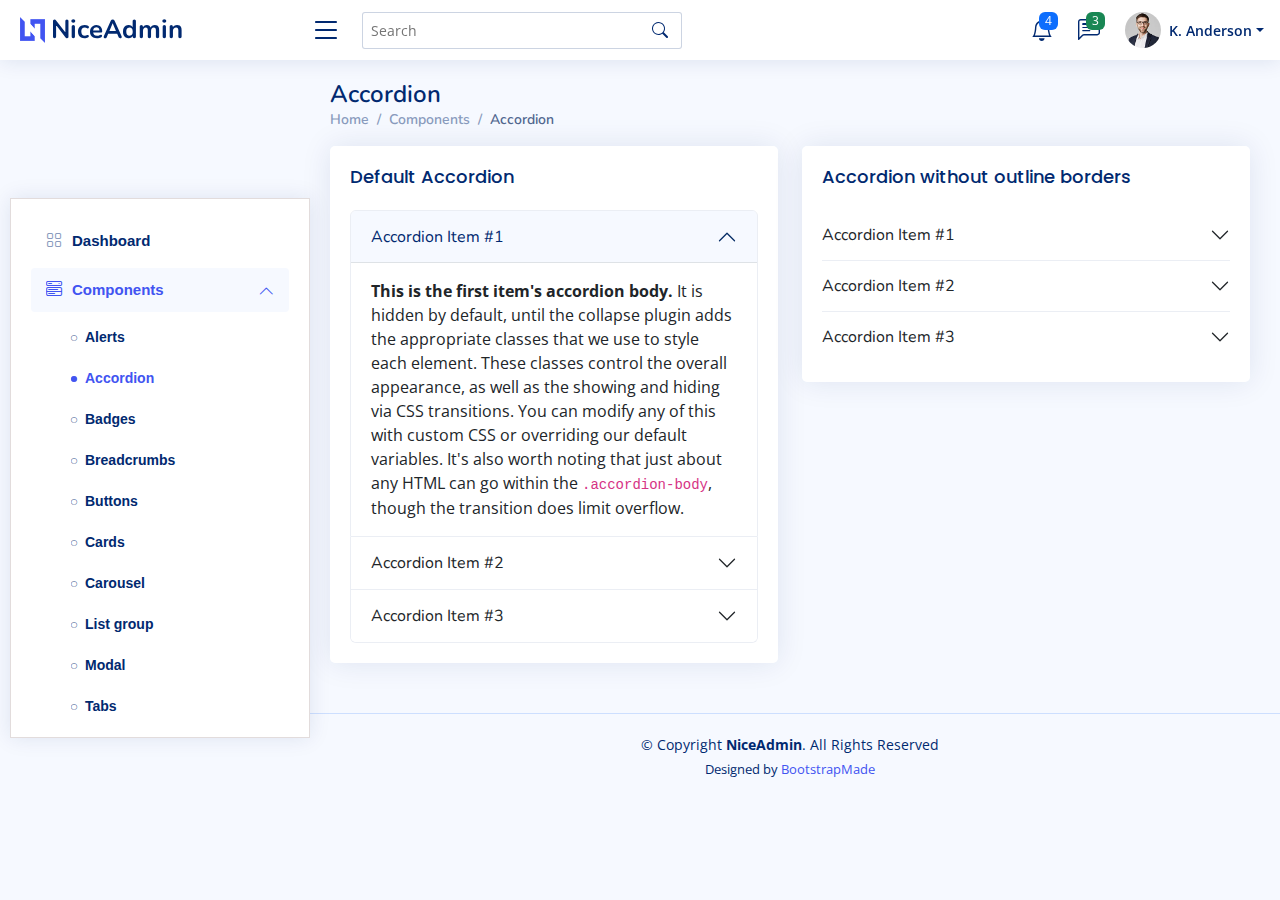
<file: components-accordion.html>
<!DOCTYPE html>
<html lang="en">

<head>
  <meta charset="utf-8">
  <meta content="width=device-width, initial-scale=1.0" name="viewport">

  <title>Components / Accordion - NiceAdmin Bootstrap Template</title>
  <meta content="" name="description">
  <meta content="" name="keywords">

  <!-- Favicons -->
  <link href="assets/img/favicon.png" rel="icon">
  <link href="assets/img/apple-touch-icon.png" rel="apple-touch-icon">

  <!-- Google Fonts -->
  <link href="https://fonts.gstatic.com" rel="preconnect">
  <link href="https://fonts.googleapis.com/css?family=Open+Sans:300,300i,400,400i,600,600i,700,700i|Nunito:300,300i,400,400i,600,600i,700,700i|Poppins:300,300i,400,400i,500,500i,600,600i,700,700i" rel="stylesheet">

  <!-- Vendor CSS Files -->
  <link href="assets/vendor/bootstrap/css/bootstrap.min.css" rel="stylesheet">
  <link href="assets/vendor/bootstrap-icons/bootstrap-icons.css" rel="stylesheet">
  <link href="assets/vendor/boxicons/css/boxicons.min.css" rel="stylesheet">
  <link href="assets/vendor/quill/quill.snow.css" rel="stylesheet">
  <link href="assets/vendor/quill/quill.bubble.css" rel="stylesheet">
  <link href="assets/vendor/remixicon/remixicon.css" rel="stylesheet">
  <link href="assets/vendor/simple-datatables/style.css" rel="stylesheet">

  <!-- Template Main CSS File -->
  <link href="assets/css/style.css" rel="stylesheet">

  <!-- =======================================================
  * Template Name: NiceAdmin
  * Template URL: https://bootstrapmade.com/nice-admin-bootstrap-admin-html-template/
  * Updated: Apr 20 2024 with Bootstrap v5.3.3
  * Author: BootstrapMade.com
  * License: https://bootstrapmade.com/license/
  ======================================================== -->
</head>

<body>

  <!-- ======= Header ======= -->
  <header id="header" class="header fixed-top d-flex align-items-center">

    <div class="d-flex align-items-center justify-content-between">
      <a href="index.html" class="logo d-flex align-items-center">
        <img src="assets/img/logo.png" alt="">
        <span class="d-none d-lg-block">NiceAdmin</span>
      </a>
      <i class="bi bi-list toggle-sidebar-btn"></i>
    </div><!-- End Logo -->

    <div class="search-bar">
      <form class="search-form d-flex align-items-center" method="POST" action="#">
        <input type="text" name="query" placeholder="Search" title="Enter search keyword">
        <button type="submit" title="Search"><i class="bi bi-search"></i></button>
      </form>
    </div><!-- End Search Bar -->

    <nav class="header-nav ms-auto">
      <ul class="d-flex align-items-center">

        <li class="nav-item d-block d-lg-none">
          <a class="nav-link nav-icon search-bar-toggle " href="#">
            <i class="bi bi-search"></i>
          </a>
        </li><!-- End Search Icon-->

        <li class="nav-item dropdown">

          <a class="nav-link nav-icon" href="#" data-bs-toggle="dropdown">
            <i class="bi bi-bell"></i>
            <span class="badge bg-primary badge-number">4</span>
          </a><!-- End Notification Icon -->

          <ul class="dropdown-menu dropdown-menu-end dropdown-menu-arrow notifications">
            <li class="dropdown-header">
              You have 4 new notifications
              <a href="#"><span class="badge rounded-pill bg-primary p-2 ms-2">View all</span></a>
            </li>
            <li>
              <hr class="dropdown-divider">
            </li>

            <li class="notification-item">
              <i class="bi bi-exclamation-circle text-warning"></i>
              <div>
                <h4>Lorem Ipsum</h4>
                <p>Quae dolorem earum veritatis oditseno</p>
                <p>30 min. ago</p>
              </div>
            </li>

            <li>
              <hr class="dropdown-divider">
            </li>

            <li class="notification-item">
              <i class="bi bi-x-circle text-danger"></i>
              <div>
                <h4>Atque rerum nesciunt</h4>
                <p>Quae dolorem earum veritatis oditseno</p>
                <p>1 hr. ago</p>
              </div>
            </li>

            <li>
              <hr class="dropdown-divider">
            </li>

            <li class="notification-item">
              <i class="bi bi-check-circle text-success"></i>
              <div>
                <h4>Sit rerum fuga</h4>
                <p>Quae dolorem earum veritatis oditseno</p>
                <p>2 hrs. ago</p>
              </div>
            </li>

            <li>
              <hr class="dropdown-divider">
            </li>

            <li class="notification-item">
              <i class="bi bi-info-circle text-primary"></i>
              <div>
                <h4>Dicta reprehenderit</h4>
                <p>Quae dolorem earum veritatis oditseno</p>
                <p>4 hrs. ago</p>
              </div>
            </li>

            <li>
              <hr class="dropdown-divider">
            </li>
            <li class="dropdown-footer">
              <a href="#">Show all notifications</a>
            </li>

          </ul><!-- End Notification Dropdown Items -->

        </li><!-- End Notification Nav -->

        <li class="nav-item dropdown">

          <a class="nav-link nav-icon" href="#" data-bs-toggle="dropdown">
            <i class="bi bi-chat-left-text"></i>
            <span class="badge bg-success badge-number">3</span>
          </a><!-- End Messages Icon -->

          <ul class="dropdown-menu dropdown-menu-end dropdown-menu-arrow messages">
            <li class="dropdown-header">
              You have 3 new messages
              <a href="#"><span class="badge rounded-pill bg-primary p-2 ms-2">View all</span></a>
            </li>
            <li>
              <hr class="dropdown-divider">
            </li>

            <li class="message-item">
              <a href="#">
                <img src="assets/img/messages-1.jpg" alt="" class="rounded-circle">
                <div>
                  <h4>Maria Hudson</h4>
                  <p>Velit asperiores et ducimus soluta repudiandae labore officia est ut...</p>
                  <p>4 hrs. ago</p>
                </div>
              </a>
            </li>
            <li>
              <hr class="dropdown-divider">
            </li>

            <li class="message-item">
              <a href="#">
                <img src="assets/img/messages-2.jpg" alt="" class="rounded-circle">
                <div>
                  <h4>Anna Nelson</h4>
                  <p>Velit asperiores et ducimus soluta repudiandae labore officia est ut...</p>
                  <p>6 hrs. ago</p>
                </div>
              </a>
            </li>
            <li>
              <hr class="dropdown-divider">
            </li>

            <li class="message-item">
              <a href="#">
                <img src="assets/img/messages-3.jpg" alt="" class="rounded-circle">
                <div>
                  <h4>David Muldon</h4>
                  <p>Velit asperiores et ducimus soluta repudiandae labore officia est ut...</p>
                  <p>8 hrs. ago</p>
                </div>
              </a>
            </li>
            <li>
              <hr class="dropdown-divider">
            </li>

            <li class="dropdown-footer">
              <a href="#">Show all messages</a>
            </li>

          </ul><!-- End Messages Dropdown Items -->

        </li><!-- End Messages Nav -->

        <li class="nav-item dropdown pe-3">

          <a class="nav-link nav-profile d-flex align-items-center pe-0" href="#" data-bs-toggle="dropdown">
            <img src="assets/img/profile-img.jpg" alt="Profile" class="rounded-circle">
            <span class="d-none d-md-block dropdown-toggle ps-2">K. Anderson</span>
          </a><!-- End Profile Iamge Icon -->

          <ul class="dropdown-menu dropdown-menu-end dropdown-menu-arrow profile">
            <li class="dropdown-header">
              <h6>Kevin Anderson</h6>
              <span>Web Designer</span>
            </li>
            <li>
              <hr class="dropdown-divider">
            </li>

            <li>
              <a class="dropdown-item d-flex align-items-center" href="users-profile.html">
                <i class="bi bi-person"></i>
                <span>My Profile</span>
              </a>
            </li>
            <li>
              <hr class="dropdown-divider">
            </li>

            <li>
              <a class="dropdown-item d-flex align-items-center" href="users-profile.html">
                <i class="bi bi-gear"></i>
                <span>Account Settings</span>
              </a>
            </li>
            <li>
              <hr class="dropdown-divider">
            </li>

            <li>
              <a class="dropdown-item d-flex align-items-center" href="pages-faq.html">
                <i class="bi bi-question-circle"></i>
                <span>Need Help?</span>
              </a>
            </li>
            <li>
              <hr class="dropdown-divider">
            </li>

            <li>
              <a class="dropdown-item d-flex align-items-center" href="#">
                <i class="bi bi-box-arrow-right"></i>
                <span>Sign Out</span>
              </a>
            </li>

          </ul><!-- End Profile Dropdown Items -->
        </li><!-- End Profile Nav -->

      </ul>
    </nav><!-- End Icons Navigation -->

  </header><!-- End Header -->

  <!-- ======= Sidebar ======= -->
  <aside id="sidebar" class="sidebar">

    <ul class="sidebar-nav" id="sidebar-nav">

      <li class="nav-item">
        <a class="nav-link collapsed" href="index.html">
          <i class="bi bi-grid"></i>
          <span>Dashboard</span>
        </a>
      </li><!-- End Dashboard Nav -->

      <li class="nav-item">
        <a class="nav-link " data-bs-target="#components-nav" data-bs-toggle="collapse" href="#">
          <i class="bi bi-menu-button-wide"></i><span>Components</span><i class="bi bi-chevron-down ms-auto"></i>
        </a>
        <ul id="components-nav" class="nav-content collapse show" data-bs-parent="#sidebar-nav">
          <li>
            <a href="components-alerts.html">
              <i class="bi bi-circle"></i><span>Alerts</span>
            </a>
          </li>
          <li>
            <a href="components-accordion.html" class="active">
              <i class="bi bi-circle"></i><span>Accordion</span>
            </a>
          </li>
          <li>
            <a href="components-badges.html">
              <i class="bi bi-circle"></i><span>Badges</span>
            </a>
          </li>
          <li>
            <a href="components-breadcrumbs.html">
              <i class="bi bi-circle"></i><span>Breadcrumbs</span>
            </a>
          </li>
          <li>
            <a href="components-buttons.html">
              <i class="bi bi-circle"></i><span>Buttons</span>
            </a>
          </li>
          <li>
            <a href="components-cards.html">
              <i class="bi bi-circle"></i><span>Cards</span>
            </a>
          </li>
          <li>
            <a href="components-carousel.html">
              <i class="bi bi-circle"></i><span>Carousel</span>
            </a>
          </li>
          <li>
            <a href="components-list-group.html">
              <i class="bi bi-circle"></i><span>List group</span>
            </a>
          </li>
          <li>
            <a href="components-modal.html">
              <i class="bi bi-circle"></i><span>Modal</span>
            </a>
          </li>
          <li>
            <a href="components-tabs.html">
              <i class="bi bi-circle"></i><span>Tabs</span>
            </a>
          </li>
          <li>
            <a href="components-pagination.html">
              <i class="bi bi-circle"></i><span>Pagination</span>
            </a>
          </li>
          <li>
            <a href="components-progress.html">
              <i class="bi bi-circle"></i><span>Progress</span>
            </a>
          </li>
          <li>
            <a href="components-spinners.html">
              <i class="bi bi-circle"></i><span>Spinners</span>
            </a>
          </li>
          <li>
            <a href="components-tooltips.html">
              <i class="bi bi-circle"></i><span>Tooltips</span>
            </a>
          </li>
        </ul>
      </li><!-- End Components Nav -->

      <li class="nav-item">
        <a class="nav-link collapsed" data-bs-target="#forms-nav" data-bs-toggle="collapse" href="#">
          <i class="bi bi-journal-text"></i><span>Forms</span><i class="bi bi-chevron-down ms-auto"></i>
        </a>
        <ul id="forms-nav" class="nav-content collapse " data-bs-parent="#sidebar-nav">
          <li>
            <a href="forms-elements.html">
              <i class="bi bi-circle"></i><span>Form Elements</span>
            </a>
          </li>
          <li>
            <a href="forms-layouts.html">
              <i class="bi bi-circle"></i><span>Form Layouts</span>
            </a>
          </li>
          <li>
            <a href="forms-editors.html">
              <i class="bi bi-circle"></i><span>Form Editors</span>
            </a>
          </li>
          <li>
            <a href="forms-validation.html">
              <i class="bi bi-circle"></i><span>Form Validation</span>
            </a>
          </li>
        </ul>
      </li><!-- End Forms Nav -->

      <li class="nav-item">
        <a class="nav-link collapsed" data-bs-target="#tables-nav" data-bs-toggle="collapse" href="#">
          <i class="bi bi-layout-text-window-reverse"></i><span>Tables</span><i class="bi bi-chevron-down ms-auto"></i>
        </a>
        <ul id="tables-nav" class="nav-content collapse " data-bs-parent="#sidebar-nav">
          <li>
            <a href="tables-general.html">
              <i class="bi bi-circle"></i><span>General Tables</span>
            </a>
          </li>
          <li>
            <a href="tables-data.html">
              <i class="bi bi-circle"></i><span>Data Tables</span>
            </a>
          </li>
        </ul>
      </li><!-- End Tables Nav -->

      <li class="nav-item">
        <a class="nav-link collapsed" data-bs-target="#charts-nav" data-bs-toggle="collapse" href="#">
          <i class="bi bi-bar-chart"></i><span>Charts</span><i class="bi bi-chevron-down ms-auto"></i>
        </a>
        <ul id="charts-nav" class="nav-content collapse " data-bs-parent="#sidebar-nav">
          <li>
            <a href="charts-chartjs.html">
              <i class="bi bi-circle"></i><span>Chart.js</span>
            </a>
          </li>
          <li>
            <a href="charts-apexcharts.html">
              <i class="bi bi-circle"></i><span>ApexCharts</span>
            </a>
          </li>
          <li>
            <a href="charts-echarts.html">
              <i class="bi bi-circle"></i><span>ECharts</span>
            </a>
          </li>
        </ul>
      </li><!-- End Charts Nav -->

      <li class="nav-item">
        <a class="nav-link collapsed" data-bs-target="#icons-nav" data-bs-toggle="collapse" href="#">
          <i class="bi bi-gem"></i><span>Icons</span><i class="bi bi-chevron-down ms-auto"></i>
        </a>
        <ul id="icons-nav" class="nav-content collapse " data-bs-parent="#sidebar-nav">
          <li>
            <a href="icons-bootstrap.html">
              <i class="bi bi-circle"></i><span>Bootstrap Icons</span>
            </a>
          </li>
          <li>
            <a href="icons-remix.html">
              <i class="bi bi-circle"></i><span>Remix Icons</span>
            </a>
          </li>
          <li>
            <a href="icons-boxicons.html">
              <i class="bi bi-circle"></i><span>Boxicons</span>
            </a>
          </li>
        </ul>
      </li><!-- End Icons Nav -->

      <li class="nav-heading">Pages</li>

      <li class="nav-item">
        <a class="nav-link collapsed" href="users-profile.html">
          <i class="bi bi-person"></i>
          <span>Profile</span>
        </a>
      </li><!-- End Profile Page Nav -->

      <li class="nav-item">
        <a class="nav-link collapsed" href="pages-faq.html">
          <i class="bi bi-question-circle"></i>
          <span>F.A.Q</span>
        </a>
      </li><!-- End F.A.Q Page Nav -->

      <li class="nav-item">
        <a class="nav-link collapsed" href="pages-contact.html">
          <i class="bi bi-envelope"></i>
          <span>Contact</span>
        </a>
      </li><!-- End Contact Page Nav -->

      <li class="nav-item">
        <a class="nav-link collapsed" href="pages-register.html">
          <i class="bi bi-card-list"></i>
          <span>Register</span>
        </a>
      </li><!-- End Register Page Nav -->

      <li class="nav-item">
        <a class="nav-link collapsed" href="pages-login.html">
          <i class="bi bi-box-arrow-in-right"></i>
          <span>Login</span>
        </a>
      </li><!-- End Login Page Nav -->

      <li class="nav-item">
        <a class="nav-link collapsed" href="pages-error-404.html">
          <i class="bi bi-dash-circle"></i>
          <span>Error 404</span>
        </a>
      </li><!-- End Error 404 Page Nav -->

      <li class="nav-item">
        <a class="nav-link collapsed" href="pages-blank.html">
          <i class="bi bi-file-earmark"></i>
          <span>Blank</span>
        </a>
      </li><!-- End Blank Page Nav -->

    </ul>

  </aside><!-- End Sidebar-->

  <main id="main" class="main">

    <div class="pagetitle">
      <h1>Accordion</h1>
      <nav>
        <ol class="breadcrumb">
          <li class="breadcrumb-item"><a href="index.html">Home</a></li>
          <li class="breadcrumb-item">Components</li>
          <li class="breadcrumb-item active">Accordion</li>
        </ol>
      </nav>
    </div><!-- End Page Title -->

    <section class="section">
      <div class="row">
        <div class="col-lg-6">

          <div class="card">
            <div class="card-body">
              <h5 class="card-title">Default Accordion</h5>

              <!-- Default Accordion -->
              <div class="accordion" id="accordionExample">
                <div class="accordion-item">
                  <h2 class="accordion-header" id="headingOne">
                    <button class="accordion-button" type="button" data-bs-toggle="collapse" data-bs-target="#collapseOne" aria-expanded="true" aria-controls="collapseOne">
                      Accordion Item #1
                    </button>
                  </h2>
                  <div id="collapseOne" class="accordion-collapse collapse show" aria-labelledby="headingOne" data-bs-parent="#accordionExample">
                    <div class="accordion-body">
                      <strong>This is the first item's accordion body.</strong> It is hidden by default, until the collapse plugin adds the appropriate classes that we use to style each element. These classes control the overall appearance, as well as the showing and hiding via CSS transitions. You can modify any of this with custom CSS or overriding our default variables. It's also worth noting that just about any HTML can go within the <code>.accordion-body</code>, though the transition does limit overflow.
                    </div>
                  </div>
                </div>
                <div class="accordion-item">
                  <h2 class="accordion-header" id="headingTwo">
                    <button class="accordion-button collapsed" type="button" data-bs-toggle="collapse" data-bs-target="#collapseTwo" aria-expanded="false" aria-controls="collapseTwo">
                      Accordion Item #2
                    </button>
                  </h2>
                  <div id="collapseTwo" class="accordion-collapse collapse" aria-labelledby="headingTwo" data-bs-parent="#accordionExample">
                    <div class="accordion-body">
                      <strong>This is the second item's accordion body.</strong> It is hidden by default, until the collapse plugin adds the appropriate classes that we use to style each element. These classes control the overall appearance, as well as the showing and hiding via CSS transitions. You can modify any of this with custom CSS or overriding our default variables. It's also worth noting that just about any HTML can go within the <code>.accordion-body</code>, though the transition does limit overflow.
                    </div>
                  </div>
                </div>
                <div class="accordion-item">
                  <h2 class="accordion-header" id="headingThree">
                    <button class="accordion-button collapsed" type="button" data-bs-toggle="collapse" data-bs-target="#collapseThree" aria-expanded="false" aria-controls="collapseThree">
                      Accordion Item #3
                    </button>
                  </h2>
                  <div id="collapseThree" class="accordion-collapse collapse" aria-labelledby="headingThree" data-bs-parent="#accordionExample">
                    <div class="accordion-body">
                      <strong>This is the third item's accordion body.</strong> It is hidden by default, until the collapse plugin adds the appropriate classes that we use to style each element. These classes control the overall appearance, as well as the showing and hiding via CSS transitions. You can modify any of this with custom CSS or overriding our default variables. It's also worth noting that just about any HTML can go within the <code>.accordion-body</code>, though the transition does limit overflow.
                    </div>
                  </div>
                </div>
              </div><!-- End Default Accordion Example -->

            </div>
          </div>

        </div>

        <div class="col-lg-6">

          <div class="card">
            <div class="card-body">
              <h5 class="card-title">Accordion without outline borders</h5>

              <!-- Accordion without outline borders -->
              <div class="accordion accordion-flush" id="accordionFlushExample">
                <div class="accordion-item">
                  <h2 class="accordion-header" id="flush-headingOne">
                    <button class="accordion-button collapsed" type="button" data-bs-toggle="collapse" data-bs-target="#flush-collapseOne" aria-expanded="false" aria-controls="flush-collapseOne">
                      Accordion Item #1
                    </button>
                  </h2>
                  <div id="flush-collapseOne" class="accordion-collapse collapse" aria-labelledby="flush-headingOne" data-bs-parent="#accordionFlushExample">
                    <div class="accordion-body">Placeholder content for this accordion, which is intended to demonstrate the <code>.accordion-flush</code> class. This is the first item's accordion body.</div>
                  </div>
                </div>
                <div class="accordion-item">
                  <h2 class="accordion-header" id="flush-headingTwo">
                    <button class="accordion-button collapsed" type="button" data-bs-toggle="collapse" data-bs-target="#flush-collapseTwo" aria-expanded="false" aria-controls="flush-collapseTwo">
                      Accordion Item #2
                    </button>
                  </h2>
                  <div id="flush-collapseTwo" class="accordion-collapse collapse" aria-labelledby="flush-headingTwo" data-bs-parent="#accordionFlushExample">
                    <div class="accordion-body">Placeholder content for this accordion, which is intended to demonstrate the <code>.accordion-flush</code> class. This is the second item's accordion body. Let's imagine this being filled with some actual content.</div>
                  </div>
                </div>
                <div class="accordion-item">
                  <h2 class="accordion-header" id="flush-headingThree">
                    <button class="accordion-button collapsed" type="button" data-bs-toggle="collapse" data-bs-target="#flush-collapseThree" aria-expanded="false" aria-controls="flush-collapseThree">
                      Accordion Item #3
                    </button>
                  </h2>
                  <div id="flush-collapseThree" class="accordion-collapse collapse" aria-labelledby="flush-headingThree" data-bs-parent="#accordionFlushExample">
                    <div class="accordion-body">Placeholder content for this accordion, which is intended to demonstrate the <code>.accordion-flush</code> class. This is the third item's accordion body. Nothing more exciting happening here in terms of content, but just filling up the space to make it look, at least at first glance, a bit more representative of how this would look in a real-world application.</div>
                  </div>
                </div>
              </div><!-- End Accordion without outline borders -->

            </div>
          </div>

        </div>
      </div>
    </section>

  </main><!-- End #main -->

  <!-- ======= Footer ======= -->
  <footer id="footer" class="footer">
    <div class="copyright">
      &copy; Copyright <strong><span>NiceAdmin</span></strong>. All Rights Reserved
    </div>
    <div class="credits">
      <!-- All the links in the footer should remain intact. -->
      <!-- You can delete the links only if you purchased the pro version. -->
      <!-- Licensing information: https://bootstrapmade.com/license/ -->
      <!-- Purchase the pro version with working PHP/AJAX contact form: https://bootstrapmade.com/nice-admin-bootstrap-admin-html-template/ -->
      Designed by <a href="https://bootstrapmade.com/">BootstrapMade</a>
    </div>
  </footer><!-- End Footer -->

  <a href="#" class="back-to-top d-flex align-items-center justify-content-center"><i class="bi bi-arrow-up-short"></i></a>

  <!-- Vendor JS Files -->
  <script src="assets/vendor/apexcharts/apexcharts.min.js"></script>
  <script src="assets/vendor/bootstrap/js/bootstrap.bundle.min.js"></script>
  <script src="assets/vendor/chart.js/chart.umd.js"></script>
  <script src="assets/vendor/echarts/echarts.min.js"></script>
  <script src="assets/vendor/quill/quill.js"></script>
  <script src="assets/vendor/simple-datatables/simple-datatables.js"></script>
  <script src="assets/vendor/tinymce/tinymce.min.js"></script>
  <script src="assets/vendor/php-email-form/validate.js"></script>

  <!-- Template Main JS File -->
  <script src="assets/js/main.js"></script>

</body>

</html>
</file>
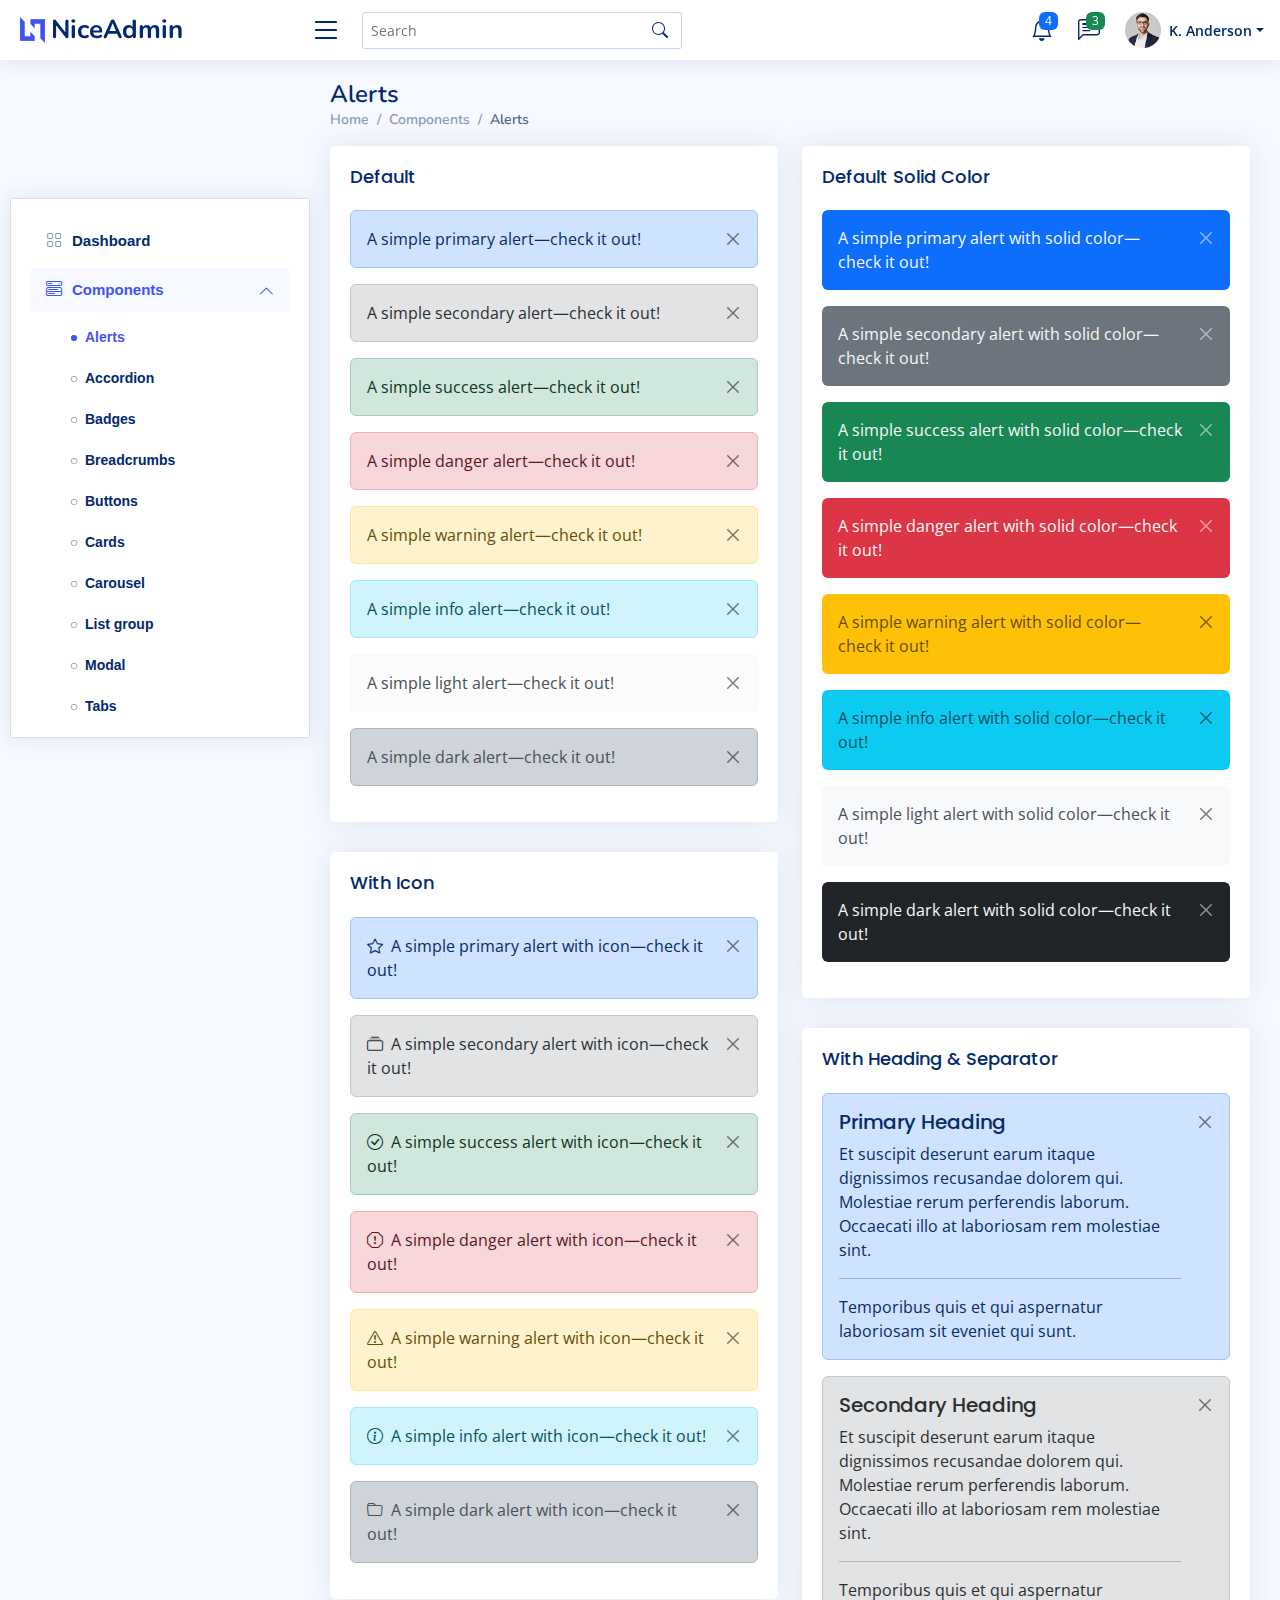
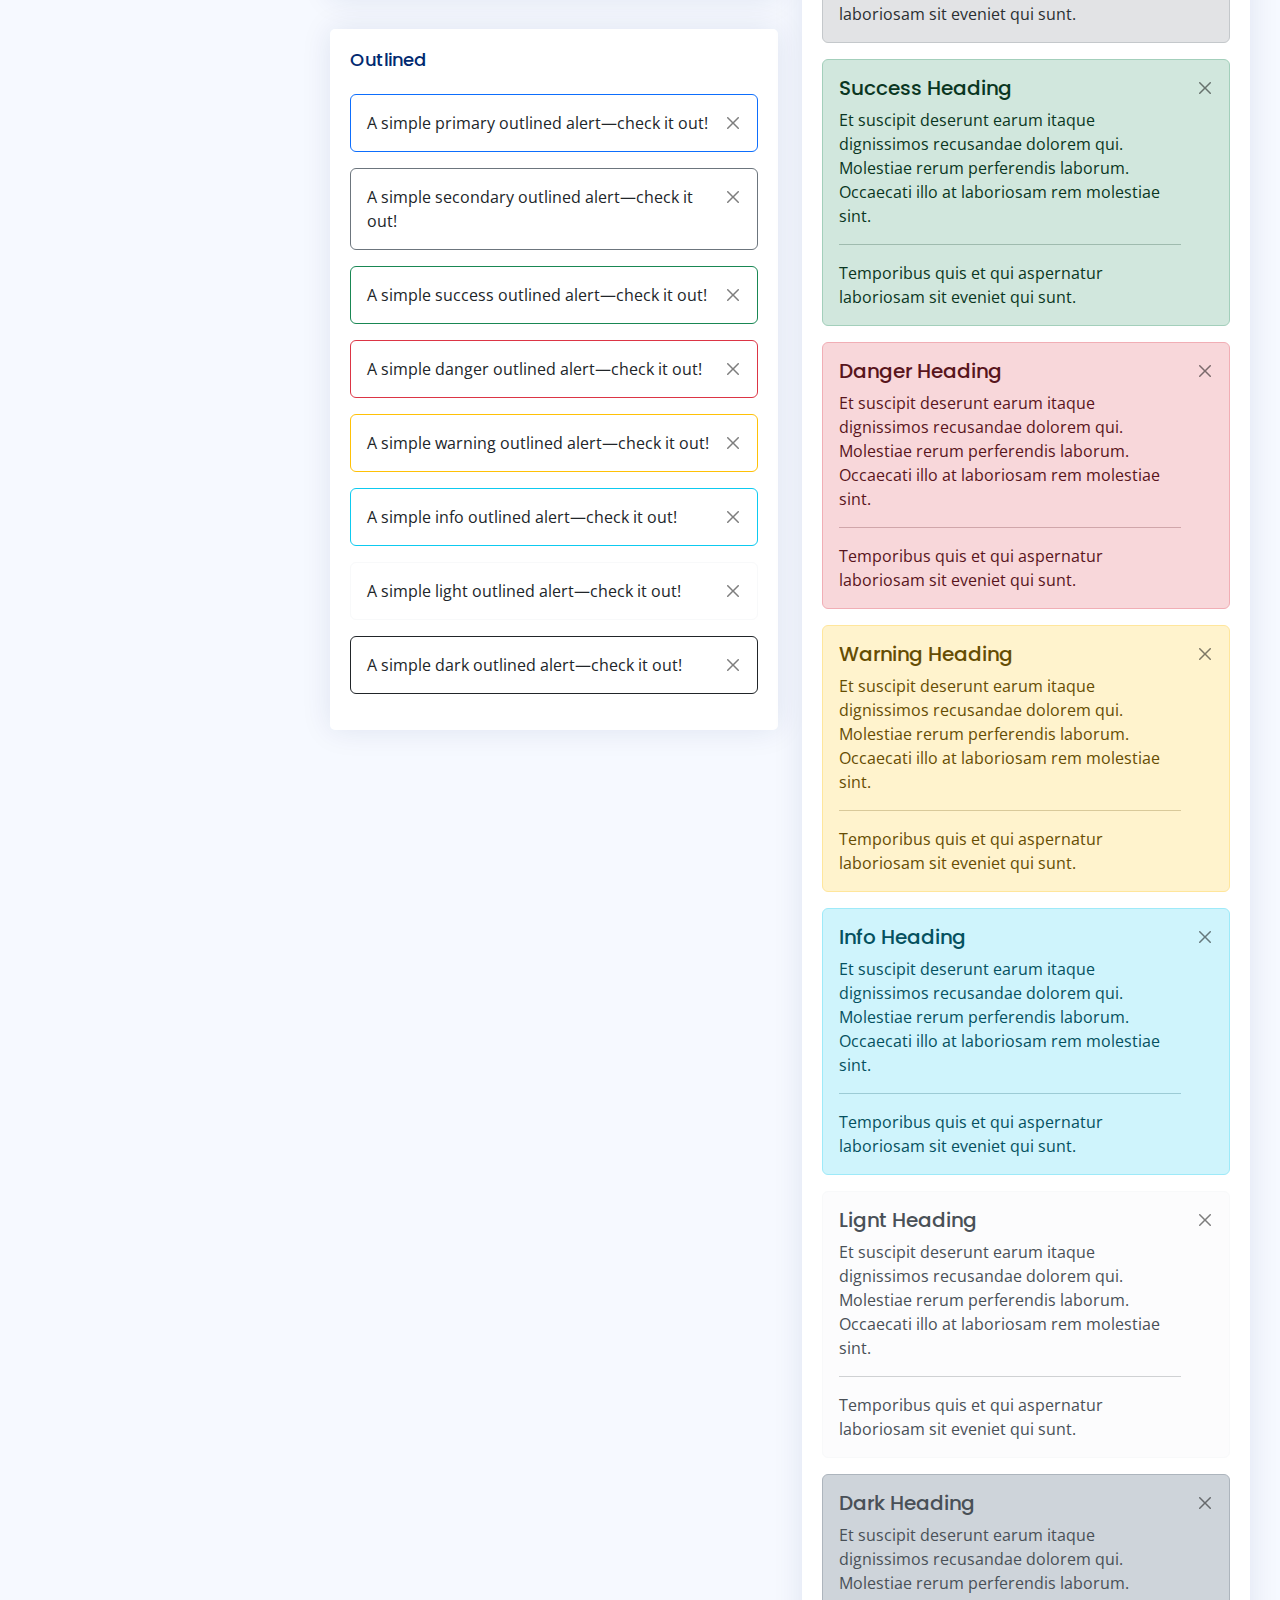
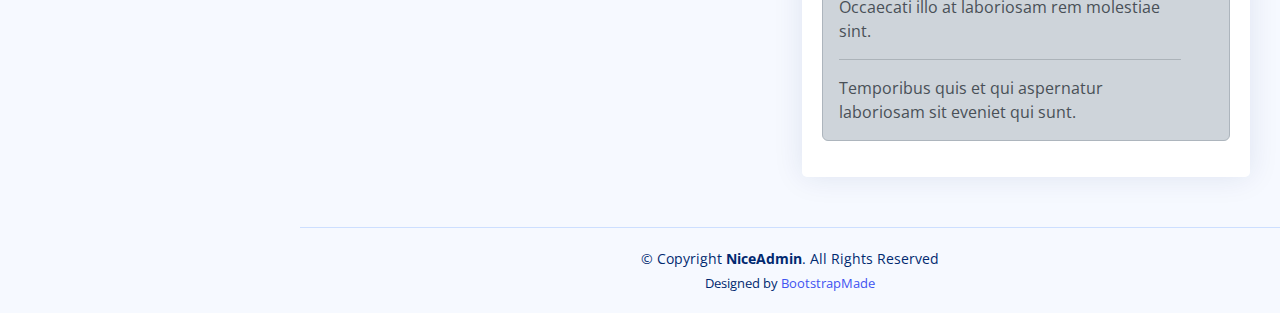
<file: components-alerts.html>
<!DOCTYPE html>
<html lang="en">

<head>
  <meta charset="utf-8">
  <meta content="width=device-width, initial-scale=1.0" name="viewport">

  <title>Components / Alerts - NiceAdmin Bootstrap Template</title>
  <meta content="" name="description">
  <meta content="" name="keywords">

  <!-- Favicons -->
  <link href="assets/img/favicon.png" rel="icon">
  <link href="assets/img/apple-touch-icon.png" rel="apple-touch-icon">

  <!-- Google Fonts -->
  <link href="https://fonts.gstatic.com" rel="preconnect">
  <link href="https://fonts.googleapis.com/css?family=Open+Sans:300,300i,400,400i,600,600i,700,700i|Nunito:300,300i,400,400i,600,600i,700,700i|Poppins:300,300i,400,400i,500,500i,600,600i,700,700i" rel="stylesheet">

  <!-- Vendor CSS Files -->
  <link href="assets/vendor/bootstrap/css/bootstrap.min.css" rel="stylesheet">
  <link href="assets/vendor/bootstrap-icons/bootstrap-icons.css" rel="stylesheet">
  <link href="assets/vendor/boxicons/css/boxicons.min.css" rel="stylesheet">
  <link href="assets/vendor/quill/quill.snow.css" rel="stylesheet">
  <link href="assets/vendor/quill/quill.bubble.css" rel="stylesheet">
  <link href="assets/vendor/remixicon/remixicon.css" rel="stylesheet">
  <link href="assets/vendor/simple-datatables/style.css" rel="stylesheet">

  <!-- Template Main CSS File -->
  <link href="assets/css/style.css" rel="stylesheet">

  <!-- =======================================================
  * Template Name: NiceAdmin
  * Template URL: https://bootstrapmade.com/nice-admin-bootstrap-admin-html-template/
  * Updated: Apr 20 2024 with Bootstrap v5.3.3
  * Author: BootstrapMade.com
  * License: https://bootstrapmade.com/license/
  ======================================================== -->
</head>

<body>

  <!-- ======= Header ======= -->
  <header id="header" class="header fixed-top d-flex align-items-center">

    <div class="d-flex align-items-center justify-content-between">
      <a href="index.html" class="logo d-flex align-items-center">
        <img src="assets/img/logo.png" alt="">
        <span class="d-none d-lg-block">NiceAdmin</span>
      </a>
      <i class="bi bi-list toggle-sidebar-btn"></i>
    </div><!-- End Logo -->

    <div class="search-bar">
      <form class="search-form d-flex align-items-center" method="POST" action="#">
        <input type="text" name="query" placeholder="Search" title="Enter search keyword">
        <button type="submit" title="Search"><i class="bi bi-search"></i></button>
      </form>
    </div><!-- End Search Bar -->

    <nav class="header-nav ms-auto">
      <ul class="d-flex align-items-center">

        <li class="nav-item d-block d-lg-none">
          <a class="nav-link nav-icon search-bar-toggle " href="#">
            <i class="bi bi-search"></i>
          </a>
        </li><!-- End Search Icon-->

        <li class="nav-item dropdown">

          <a class="nav-link nav-icon" href="#" data-bs-toggle="dropdown">
            <i class="bi bi-bell"></i>
            <span class="badge bg-primary badge-number">4</span>
          </a><!-- End Notification Icon -->

          <ul class="dropdown-menu dropdown-menu-end dropdown-menu-arrow notifications">
            <li class="dropdown-header">
              You have 4 new notifications
              <a href="#"><span class="badge rounded-pill bg-primary p-2 ms-2">View all</span></a>
            </li>
            <li>
              <hr class="dropdown-divider">
            </li>

            <li class="notification-item">
              <i class="bi bi-exclamation-circle text-warning"></i>
              <div>
                <h4>Lorem Ipsum</h4>
                <p>Quae dolorem earum veritatis oditseno</p>
                <p>30 min. ago</p>
              </div>
            </li>

            <li>
              <hr class="dropdown-divider">
            </li>

            <li class="notification-item">
              <i class="bi bi-x-circle text-danger"></i>
              <div>
                <h4>Atque rerum nesciunt</h4>
                <p>Quae dolorem earum veritatis oditseno</p>
                <p>1 hr. ago</p>
              </div>
            </li>

            <li>
              <hr class="dropdown-divider">
            </li>

            <li class="notification-item">
              <i class="bi bi-check-circle text-success"></i>
              <div>
                <h4>Sit rerum fuga</h4>
                <p>Quae dolorem earum veritatis oditseno</p>
                <p>2 hrs. ago</p>
              </div>
            </li>

            <li>
              <hr class="dropdown-divider">
            </li>

            <li class="notification-item">
              <i class="bi bi-info-circle text-primary"></i>
              <div>
                <h4>Dicta reprehenderit</h4>
                <p>Quae dolorem earum veritatis oditseno</p>
                <p>4 hrs. ago</p>
              </div>
            </li>

            <li>
              <hr class="dropdown-divider">
            </li>
            <li class="dropdown-footer">
              <a href="#">Show all notifications</a>
            </li>

          </ul><!-- End Notification Dropdown Items -->

        </li><!-- End Notification Nav -->

        <li class="nav-item dropdown">

          <a class="nav-link nav-icon" href="#" data-bs-toggle="dropdown">
            <i class="bi bi-chat-left-text"></i>
            <span class="badge bg-success badge-number">3</span>
          </a><!-- End Messages Icon -->

          <ul class="dropdown-menu dropdown-menu-end dropdown-menu-arrow messages">
            <li class="dropdown-header">
              You have 3 new messages
              <a href="#"><span class="badge rounded-pill bg-primary p-2 ms-2">View all</span></a>
            </li>
            <li>
              <hr class="dropdown-divider">
            </li>

            <li class="message-item">
              <a href="#">
                <img src="assets/img/messages-1.jpg" alt="" class="rounded-circle">
                <div>
                  <h4>Maria Hudson</h4>
                  <p>Velit asperiores et ducimus soluta repudiandae labore officia est ut...</p>
                  <p>4 hrs. ago</p>
                </div>
              </a>
            </li>
            <li>
              <hr class="dropdown-divider">
            </li>

            <li class="message-item">
              <a href="#">
                <img src="assets/img/messages-2.jpg" alt="" class="rounded-circle">
                <div>
                  <h4>Anna Nelson</h4>
                  <p>Velit asperiores et ducimus soluta repudiandae labore officia est ut...</p>
                  <p>6 hrs. ago</p>
                </div>
              </a>
            </li>
            <li>
              <hr class="dropdown-divider">
            </li>

            <li class="message-item">
              <a href="#">
                <img src="assets/img/messages-3.jpg" alt="" class="rounded-circle">
                <div>
                  <h4>David Muldon</h4>
                  <p>Velit asperiores et ducimus soluta repudiandae labore officia est ut...</p>
                  <p>8 hrs. ago</p>
                </div>
              </a>
            </li>
            <li>
              <hr class="dropdown-divider">
            </li>

            <li class="dropdown-footer">
              <a href="#">Show all messages</a>
            </li>

          </ul><!-- End Messages Dropdown Items -->

        </li><!-- End Messages Nav -->

        <li class="nav-item dropdown pe-3">

          <a class="nav-link nav-profile d-flex align-items-center pe-0" href="#" data-bs-toggle="dropdown">
            <img src="assets/img/profile-img.jpg" alt="Profile" class="rounded-circle">
            <span class="d-none d-md-block dropdown-toggle ps-2">K. Anderson</span>
          </a><!-- End Profile Iamge Icon -->

          <ul class="dropdown-menu dropdown-menu-end dropdown-menu-arrow profile">
            <li class="dropdown-header">
              <h6>Kevin Anderson</h6>
              <span>Web Designer</span>
            </li>
            <li>
              <hr class="dropdown-divider">
            </li>

            <li>
              <a class="dropdown-item d-flex align-items-center" href="users-profile.html">
                <i class="bi bi-person"></i>
                <span>My Profile</span>
              </a>
            </li>
            <li>
              <hr class="dropdown-divider">
            </li>

            <li>
              <a class="dropdown-item d-flex align-items-center" href="users-profile.html">
                <i class="bi bi-gear"></i>
                <span>Account Settings</span>
              </a>
            </li>
            <li>
              <hr class="dropdown-divider">
            </li>

            <li>
              <a class="dropdown-item d-flex align-items-center" href="pages-faq.html">
                <i class="bi bi-question-circle"></i>
                <span>Need Help?</span>
              </a>
            </li>
            <li>
              <hr class="dropdown-divider">
            </li>

            <li>
              <a class="dropdown-item d-flex align-items-center" href="#">
                <i class="bi bi-box-arrow-right"></i>
                <span>Sign Out</span>
              </a>
            </li>

          </ul><!-- End Profile Dropdown Items -->
        </li><!-- End Profile Nav -->

      </ul>
    </nav><!-- End Icons Navigation -->

  </header><!-- End Header -->

  <!-- ======= Sidebar ======= -->
  <aside id="sidebar" class="sidebar">

    <ul class="sidebar-nav" id="sidebar-nav">

      <li class="nav-item">
        <a class="nav-link collapsed" href="index.html">
          <i class="bi bi-grid"></i>
          <span>Dashboard</span>
        </a>
      </li><!-- End Dashboard Nav -->

      <li class="nav-item">
        <a class="nav-link " data-bs-target="#components-nav" data-bs-toggle="collapse" href="#">
          <i class="bi bi-menu-button-wide"></i><span>Components</span><i class="bi bi-chevron-down ms-auto"></i>
        </a>
        <ul id="components-nav" class="nav-content collapse show" data-bs-parent="#sidebar-nav">
          <li>
            <a href="components-alerts.html" class="active">
              <i class="bi bi-circle"></i><span>Alerts</span>
            </a>
          </li>
          <li>
            <a href="components-accordion.html">
              <i class="bi bi-circle"></i><span>Accordion</span>
            </a>
          </li>
          <li>
            <a href="components-badges.html">
              <i class="bi bi-circle"></i><span>Badges</span>
            </a>
          </li>
          <li>
            <a href="components-breadcrumbs.html">
              <i class="bi bi-circle"></i><span>Breadcrumbs</span>
            </a>
          </li>
          <li>
            <a href="components-buttons.html">
              <i class="bi bi-circle"></i><span>Buttons</span>
            </a>
          </li>
          <li>
            <a href="components-cards.html">
              <i class="bi bi-circle"></i><span>Cards</span>
            </a>
          </li>
          <li>
            <a href="components-carousel.html">
              <i class="bi bi-circle"></i><span>Carousel</span>
            </a>
          </li>
          <li>
            <a href="components-list-group.html">
              <i class="bi bi-circle"></i><span>List group</span>
            </a>
          </li>
          <li>
            <a href="components-modal.html">
              <i class="bi bi-circle"></i><span>Modal</span>
            </a>
          </li>
          <li>
            <a href="components-tabs.html">
              <i class="bi bi-circle"></i><span>Tabs</span>
            </a>
          </li>
          <li>
            <a href="components-pagination.html">
              <i class="bi bi-circle"></i><span>Pagination</span>
            </a>
          </li>
          <li>
            <a href="components-progress.html">
              <i class="bi bi-circle"></i><span>Progress</span>
            </a>
          </li>
          <li>
            <a href="components-spinners.html">
              <i class="bi bi-circle"></i><span>Spinners</span>
            </a>
          </li>
          <li>
            <a href="components-tooltips.html">
              <i class="bi bi-circle"></i><span>Tooltips</span>
            </a>
          </li>
        </ul>
      </li><!-- End Components Nav -->

      <li class="nav-item">
        <a class="nav-link collapsed" data-bs-target="#forms-nav" data-bs-toggle="collapse" href="#">
          <i class="bi bi-journal-text"></i><span>Forms</span><i class="bi bi-chevron-down ms-auto"></i>
        </a>
        <ul id="forms-nav" class="nav-content collapse " data-bs-parent="#sidebar-nav">
          <li>
            <a href="forms-elements.html">
              <i class="bi bi-circle"></i><span>Form Elements</span>
            </a>
          </li>
          <li>
            <a href="forms-layouts.html">
              <i class="bi bi-circle"></i><span>Form Layouts</span>
            </a>
          </li>
          <li>
            <a href="forms-editors.html">
              <i class="bi bi-circle"></i><span>Form Editors</span>
            </a>
          </li>
          <li>
            <a href="forms-validation.html">
              <i class="bi bi-circle"></i><span>Form Validation</span>
            </a>
          </li>
        </ul>
      </li><!-- End Forms Nav -->

      <li class="nav-item">
        <a class="nav-link collapsed" data-bs-target="#tables-nav" data-bs-toggle="collapse" href="#">
          <i class="bi bi-layout-text-window-reverse"></i><span>Tables</span><i class="bi bi-chevron-down ms-auto"></i>
        </a>
        <ul id="tables-nav" class="nav-content collapse " data-bs-parent="#sidebar-nav">
          <li>
            <a href="tables-general.html">
              <i class="bi bi-circle"></i><span>General Tables</span>
            </a>
          </li>
          <li>
            <a href="tables-data.html">
              <i class="bi bi-circle"></i><span>Data Tables</span>
            </a>
          </li>
        </ul>
      </li><!-- End Tables Nav -->

      <li class="nav-item">
        <a class="nav-link collapsed" data-bs-target="#charts-nav" data-bs-toggle="collapse" href="#">
          <i class="bi bi-bar-chart"></i><span>Charts</span><i class="bi bi-chevron-down ms-auto"></i>
        </a>
        <ul id="charts-nav" class="nav-content collapse " data-bs-parent="#sidebar-nav">
          <li>
            <a href="charts-chartjs.html">
              <i class="bi bi-circle"></i><span>Chart.js</span>
            </a>
          </li>
          <li>
            <a href="charts-apexcharts.html">
              <i class="bi bi-circle"></i><span>ApexCharts</span>
            </a>
          </li>
          <li>
            <a href="charts-echarts.html">
              <i class="bi bi-circle"></i><span>ECharts</span>
            </a>
          </li>
        </ul>
      </li><!-- End Charts Nav -->

      <li class="nav-item">
        <a class="nav-link collapsed" data-bs-target="#icons-nav" data-bs-toggle="collapse" href="#">
          <i class="bi bi-gem"></i><span>Icons</span><i class="bi bi-chevron-down ms-auto"></i>
        </a>
        <ul id="icons-nav" class="nav-content collapse " data-bs-parent="#sidebar-nav">
          <li>
            <a href="icons-bootstrap.html">
              <i class="bi bi-circle"></i><span>Bootstrap Icons</span>
            </a>
          </li>
          <li>
            <a href="icons-remix.html">
              <i class="bi bi-circle"></i><span>Remix Icons</span>
            </a>
          </li>
          <li>
            <a href="icons-boxicons.html">
              <i class="bi bi-circle"></i><span>Boxicons</span>
            </a>
          </li>
        </ul>
      </li><!-- End Icons Nav -->

      <li class="nav-heading">Pages</li>

      <li class="nav-item">
        <a class="nav-link collapsed" href="users-profile.html">
          <i class="bi bi-person"></i>
          <span>Profile</span>
        </a>
      </li><!-- End Profile Page Nav -->

      <li class="nav-item">
        <a class="nav-link collapsed" href="pages-faq.html">
          <i class="bi bi-question-circle"></i>
          <span>F.A.Q</span>
        </a>
      </li><!-- End F.A.Q Page Nav -->

      <li class="nav-item">
        <a class="nav-link collapsed" href="pages-contact.html">
          <i class="bi bi-envelope"></i>
          <span>Contact</span>
        </a>
      </li><!-- End Contact Page Nav -->

      <li class="nav-item">
        <a class="nav-link collapsed" href="pages-register.html">
          <i class="bi bi-card-list"></i>
          <span>Register</span>
        </a>
      </li><!-- End Register Page Nav -->

      <li class="nav-item">
        <a class="nav-link collapsed" href="pages-login.html">
          <i class="bi bi-box-arrow-in-right"></i>
          <span>Login</span>
        </a>
      </li><!-- End Login Page Nav -->

      <li class="nav-item">
        <a class="nav-link collapsed" href="pages-error-404.html">
          <i class="bi bi-dash-circle"></i>
          <span>Error 404</span>
        </a>
      </li><!-- End Error 404 Page Nav -->

      <li class="nav-item">
        <a class="nav-link collapsed" href="pages-blank.html">
          <i class="bi bi-file-earmark"></i>
          <span>Blank</span>
        </a>
      </li><!-- End Blank Page Nav -->

    </ul>

  </aside><!-- End Sidebar-->

  <main id="main" class="main">

    <div class="pagetitle">
      <h1>Alerts</h1>
      <nav>
        <ol class="breadcrumb">
          <li class="breadcrumb-item"><a href="index.html">Home</a></li>
          <li class="breadcrumb-item">Components</li>
          <li class="breadcrumb-item active">Alerts</li>
        </ol>
      </nav>
    </div><!-- End Page Title -->

    <section class="section">
      <div class="row">
        <div class="col-lg-6">

          <div class="card">
            <div class="card-body">

              <h5 class="card-title">Default</h5>

              <div class="alert alert-primary alert-dismissible fade show" role="alert">
                A simple primary alert—check it out!
                <button type="button" class="btn-close" data-bs-dismiss="alert" aria-label="Close"></button>
              </div>

              <div class="alert alert-secondary alert-dismissible fade show" role="alert">
                A simple secondary alert—check it out!
                <button type="button" class="btn-close" data-bs-dismiss="alert" aria-label="Close"></button>
              </div>

              <div class="alert alert-success alert-dismissible fade show" role="alert">
                A simple success alert—check it out!
                <button type="button" class="btn-close" data-bs-dismiss="alert" aria-label="Close"></button>
              </div>

              <div class="alert alert-danger alert-dismissible fade show" role="alert">
                A simple danger alert—check it out!
                <button type="button" class="btn-close" data-bs-dismiss="alert" aria-label="Close"></button>
              </div>

              <div class="alert alert-warning alert-dismissible fade show" role="alert">
                A simple warning alert—check it out!
                <button type="button" class="btn-close" data-bs-dismiss="alert" aria-label="Close"></button>
              </div>

              <div class="alert alert-info alert-dismissible fade show" role="alert">
                A simple info alert—check it out!
                <button type="button" class="btn-close" data-bs-dismiss="alert" aria-label="Close"></button>
              </div>

              <div class="alert alert-light border-light alert-dismissible fade show" role="alert">
                A simple light alert—check it out!
                <button type="button" class="btn-close" data-bs-dismiss="alert" aria-label="Close"></button>
              </div>

              <div class="alert alert-dark alert-dismissible fade show" role="alert">
                A simple dark alert—check it out!
                <button type="button" class="btn-close" data-bs-dismiss="alert" aria-label="Close"></button>
              </div>

            </div>
          </div>

          <div class="card">
            <div class="card-body">
              <h5 class="card-title">With Icon</h5>

              <div class="alert alert-primary alert-dismissible fade show" role="alert">
                <i class="bi bi-star me-1"></i>
                A simple primary alert with icon—check it out!
                <button type="button" class="btn-close" data-bs-dismiss="alert" aria-label="Close"></button>
              </div>

              <div class="alert alert-secondary alert-dismissible fade show" role="alert">
                <i class="bi bi-collection me-1"></i>
                A simple secondary alert with icon—check it out!
                <button type="button" class="btn-close" data-bs-dismiss="alert" aria-label="Close"></button>
              </div>

              <div class="alert alert-success alert-dismissible fade show" role="alert">
                <i class="bi bi-check-circle me-1"></i>
                A simple success alert with icon—check it out!
                <button type="button" class="btn-close" data-bs-dismiss="alert" aria-label="Close"></button>
              </div>

              <div class="alert alert-danger alert-dismissible fade show" role="alert">
                <i class="bi bi-exclamation-octagon me-1"></i>
                A simple danger alert with icon—check it out!
                <button type="button" class="btn-close" data-bs-dismiss="alert" aria-label="Close"></button>
              </div>

              <div class="alert alert-warning alert-dismissible fade show" role="alert">
                <i class="bi bi-exclamation-triangle me-1"></i>
                A simple warning alert with icon—check it out!
                <button type="button" class="btn-close" data-bs-dismiss="alert" aria-label="Close"></button>
              </div>

              <div class="alert alert-info alert-dismissible fade show" role="alert">
                <i class="bi bi-info-circle me-1"></i>
                A simple info alert with icon—check it out!
                <button type="button" class="btn-close" data-bs-dismiss="alert" aria-label="Close"></button>
              </div>

              <div class="alert alert-dark alert-dismissible fade show" role="alert">
                <i class="bi bi-folder me-1"></i>
                A simple dark alert with icon—check it out!
                <button type="button" class="btn-close" data-bs-dismiss="alert" aria-label="Close"></button>
              </div>

            </div>
          </div>

          <div class="card">
            <div class="card-body">
              <h5 class="card-title">Outlined</h5>

              <div class="alert border-primary alert-dismissible fade show" role="alert">
                A simple primary outlined alert—check it out!
                <button type="button" class="btn-close" data-bs-dismiss="alert" aria-label="Close"></button>
              </div>

              <div class="alert border-secondary alert-dismissible fade show" role="alert">
                A simple secondary outlined alert—check it out!
                <button type="button" class="btn-close" data-bs-dismiss="alert" aria-label="Close"></button>
              </div>

              <div class="alert border-success alert-dismissible fade show" role="alert">
                A simple success outlined alert—check it out!
                <button type="button" class="btn-close" data-bs-dismiss="alert" aria-label="Close"></button>
              </div>

              <div class="alert border-danger alert-dismissible fade show" role="alert">
                A simple danger outlined alert—check it out!
                <button type="button" class="btn-close" data-bs-dismiss="alert" aria-label="Close"></button>
              </div>

              <div class="alert border-warning alert-dismissible fade show" role="alert">
                A simple warning outlined alert—check it out!
                <button type="button" class="btn-close" data-bs-dismiss="alert" aria-label="Close"></button>
              </div>

              <div class="alert border-info alert-dismissible fade show" role="alert">
                A simple info outlined alert—check it out!
                <button type="button" class="btn-close" data-bs-dismiss="alert" aria-label="Close"></button>
              </div>

              <div class="alert border-light alert-dismissible fade show" role="alert">
                A simple light outlined alert—check it out!
                <button type="button" class="btn-close" data-bs-dismiss="alert" aria-label="Close"></button>
              </div>

              <div class="alert border-dark alert-dismissible fade show" role="alert">
                A simple dark outlined alert—check it out!
                <button type="button" class="btn-close" data-bs-dismiss="alert" aria-label="Close"></button>
              </div>

            </div>
          </div>

        </div>

        <div class="col-lg-6">

          <div class="card">
            <div class="card-body">
              <h5 class="card-title">Default Solid Color</h5>

              <div class="alert alert-primary bg-primary text-light border-0 alert-dismissible fade show" role="alert">
                A simple primary alert with solid color—check it out!
                <button type="button" class="btn-close btn-close-white" data-bs-dismiss="alert" aria-label="Close"></button>
              </div>

              <div class="alert alert-secondary bg-secondary text-light border-0 alert-dismissible fade show" role="alert">
                A simple secondary alert with solid color—check it out!
                <button type="button" class="btn-close btn-close-white" data-bs-dismiss="alert" aria-label="Close"></button>
              </div>

              <div class="alert alert-success bg-success text-light border-0 alert-dismissible fade show" role="alert">
                A simple success alert with solid color—check it out!
                <button type="button" class="btn-close btn-close-white" data-bs-dismiss="alert" aria-label="Close"></button>
              </div>

              <div class="alert alert-danger bg-danger text-light border-0 alert-dismissible fade show" role="alert">
                A simple danger alert with solid color—check it out!
                <button type="button" class="btn-close btn-close-white" data-bs-dismiss="alert" aria-label="Close"></button>
              </div>

              <div class="alert alert-warning bg-warning border-0 alert-dismissible fade show" role="alert">
                A simple warning alert with solid color—check it out!
                <button type="button" class="btn-close" data-bs-dismiss="alert" aria-label="Close"></button>
              </div>

              <div class="alert alert-info bg-info border-0 alert-dismissible fade show" role="alert">
                A simple info alert with solid color—check it out!
                <button type="button" class="btn-close" data-bs-dismiss="alert" aria-label="Close"></button>
              </div>

              <div class="alert alert-light bg-light border-0 alert-dismissible fade show" role="alert">
                A simple light alert with solid color—check it out!
                <button type="button" class="btn-close" data-bs-dismiss="alert" aria-label="Close"></button>
              </div>

              <div class="alert alert-dark bg-dark text-light border-0 alert-dismissible fade show" role="alert">
                A simple dark alert with solid color—check it out!
                <button type="button" class="btn-close btn-close-white" data-bs-dismiss="alert" aria-label="Close"></button>
              </div>

            </div>
          </div>

          <div class="card">
            <div class="card-body">
              <h5 class="card-title">With Heading &amp Separator</h5>

              <div class="alert alert-primary alert-dismissible fade show" role="alert">
                <h4 class="alert-heading">Primary Heading</h4>
                <p>Et suscipit deserunt earum itaque dignissimos recusandae dolorem qui. Molestiae rerum perferendis laborum. Occaecati illo at laboriosam rem molestiae sint.</p>
                <hr>
                <p class="mb-0">Temporibus quis et qui aspernatur laboriosam sit eveniet qui sunt.</p>
                <button type="button" class="btn-close" data-bs-dismiss="alert" aria-label="Close"></button>
              </div>

              <div class="alert alert-secondary alert-dismissible fade show" role="alert">
                <h4 class="alert-heading">Secondary Heading</h4>
                <p>Et suscipit deserunt earum itaque dignissimos recusandae dolorem qui. Molestiae rerum perferendis laborum. Occaecati illo at laboriosam rem molestiae sint.</p>
                <hr>
                <p class="mb-0">Temporibus quis et qui aspernatur laboriosam sit eveniet qui sunt.</p>
                <button type="button" class="btn-close" data-bs-dismiss="alert" aria-label="Close"></button>
              </div>

              <div class="alert alert-success alert-dismissible fade show" role="alert">
                <h4 class="alert-heading">Success Heading</h4>
                <p>Et suscipit deserunt earum itaque dignissimos recusandae dolorem qui. Molestiae rerum perferendis laborum. Occaecati illo at laboriosam rem molestiae sint.</p>
                <hr>
                <p class="mb-0">Temporibus quis et qui aspernatur laboriosam sit eveniet qui sunt.</p>
                <button type="button" class="btn-close" data-bs-dismiss="alert" aria-label="Close"></button>
              </div>

              <div class="alert alert-danger alert-dismissible fade show" role="alert">
                <h4 class="alert-heading">Danger Heading</h4>
                <p>Et suscipit deserunt earum itaque dignissimos recusandae dolorem qui. Molestiae rerum perferendis laborum. Occaecati illo at laboriosam rem molestiae sint.</p>
                <hr>
                <p class="mb-0">Temporibus quis et qui aspernatur laboriosam sit eveniet qui sunt.</p>
                <button type="button" class="btn-close" data-bs-dismiss="alert" aria-label="Close"></button>
              </div>

              <div class="alert alert-warning  alert-dismissible fade show" role="alert">
                <h4 class="alert-heading">Warning Heading</h4>
                <p>Et suscipit deserunt earum itaque dignissimos recusandae dolorem qui. Molestiae rerum perferendis laborum. Occaecati illo at laboriosam rem molestiae sint.</p>
                <hr>
                <p class="mb-0">Temporibus quis et qui aspernatur laboriosam sit eveniet qui sunt.</p>
                <button type="button" class="btn-close" data-bs-dismiss="alert" aria-label="Close"></button>
              </div>

              <div class="alert alert-info  alert-dismissible fade show" role="alert">
                <h4 class="alert-heading">Info Heading</h4>
                <p>Et suscipit deserunt earum itaque dignissimos recusandae dolorem qui. Molestiae rerum perferendis laborum. Occaecati illo at laboriosam rem molestiae sint.</p>
                <hr>
                <p class="mb-0">Temporibus quis et qui aspernatur laboriosam sit eveniet qui sunt.</p>
                <button type="button" class="btn-close" data-bs-dismiss="alert" aria-label="Close"></button>
              </div>

              <div class="alert alert-light border-light alert-dismissible fade show" role="alert">
                <h4 class="alert-heading">Lignt Heading</h4>
                <p>Et suscipit deserunt earum itaque dignissimos recusandae dolorem qui. Molestiae rerum perferendis laborum. Occaecati illo at laboriosam rem molestiae sint.</p>
                <hr>
                <p class="mb-0">Temporibus quis et qui aspernatur laboriosam sit eveniet qui sunt.</p>
                <button type="button" class="btn-close" data-bs-dismiss="alert" aria-label="Close"></button>
              </div>

              <div class="alert alert-dark  alert-dismissible fade show" role="alert">
                <h4 class="alert-heading">Dark Heading</h4>
                <p>Et suscipit deserunt earum itaque dignissimos recusandae dolorem qui. Molestiae rerum perferendis laborum. Occaecati illo at laboriosam rem molestiae sint.</p>
                <hr>
                <p class="mb-0">Temporibus quis et qui aspernatur laboriosam sit eveniet qui sunt.</p>
                <button type="button" class="btn-close" data-bs-dismiss="alert" aria-label="Close"></button>
              </div>

            </div>
          </div>
        </div>
      </div>
    </section>

  </main><!-- End #main -->

  <!-- ======= Footer ======= -->
  <footer id="footer" class="footer">
    <div class="copyright">
      &copy; Copyright <strong><span>NiceAdmin</span></strong>. All Rights Reserved
    </div>
    <div class="credits">
      <!-- All the links in the footer should remain intact. -->
      <!-- You can delete the links only if you purchased the pro version. -->
      <!-- Licensing information: https://bootstrapmade.com/license/ -->
      <!-- Purchase the pro version with working PHP/AJAX contact form: https://bootstrapmade.com/nice-admin-bootstrap-admin-html-template/ -->
      Designed by <a href="https://bootstrapmade.com/">BootstrapMade</a>
    </div>
  </footer><!-- End Footer -->

  <a href="#" class="back-to-top d-flex align-items-center justify-content-center"><i class="bi bi-arrow-up-short"></i></a>

  <!-- Vendor JS Files -->
  <script src="assets/vendor/apexcharts/apexcharts.min.js"></script>
  <script src="assets/vendor/bootstrap/js/bootstrap.bundle.min.js"></script>
  <script src="assets/vendor/chart.js/chart.umd.js"></script>
  <script src="assets/vendor/echarts/echarts.min.js"></script>
  <script src="assets/vendor/quill/quill.js"></script>
  <script src="assets/vendor/simple-datatables/simple-datatables.js"></script>
  <script src="assets/vendor/tinymce/tinymce.min.js"></script>
  <script src="assets/vendor/php-email-form/validate.js"></script>

  <!-- Template Main JS File -->
  <script src="assets/js/main.js"></script>

</body>

</html>
</file>
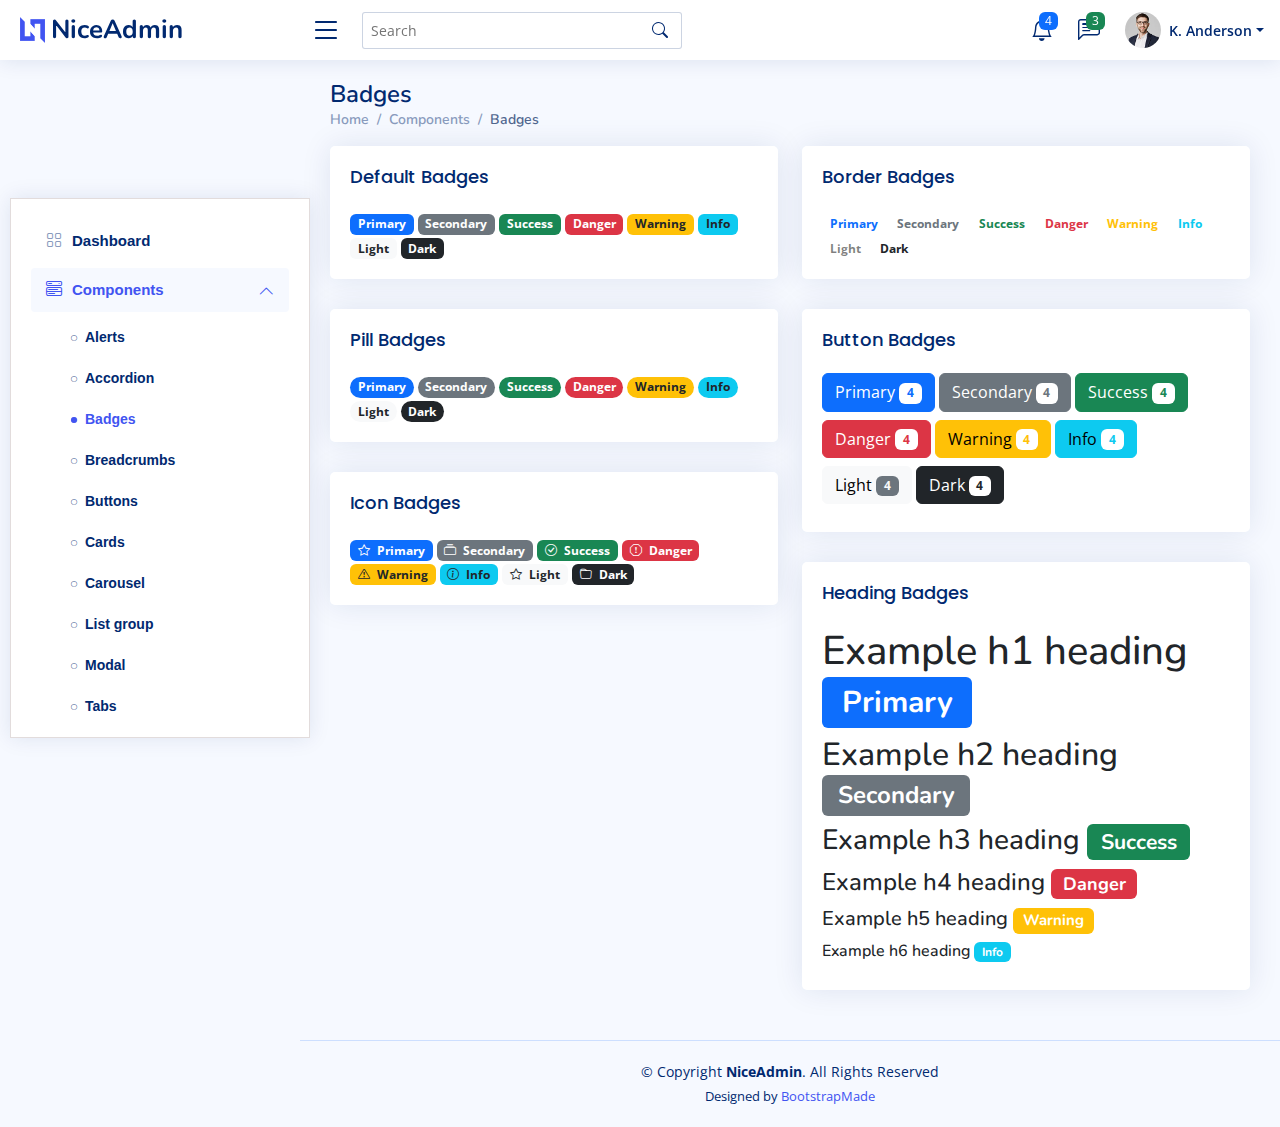
<file: components-badges.html>
<!DOCTYPE html>
<html lang="en">

<head>
  <meta charset="utf-8">
  <meta content="width=device-width, initial-scale=1.0" name="viewport">

  <title>Components / Badges - NiceAdmin Bootstrap Template</title>
  <meta content="" name="description">
  <meta content="" name="keywords">

  <!-- Favicons -->
  <link href="assets/img/favicon.png" rel="icon">
  <link href="assets/img/apple-touch-icon.png" rel="apple-touch-icon">

  <!-- Google Fonts -->
  <link href="https://fonts.gstatic.com" rel="preconnect">
  <link href="https://fonts.googleapis.com/css?family=Open+Sans:300,300i,400,400i,600,600i,700,700i|Nunito:300,300i,400,400i,600,600i,700,700i|Poppins:300,300i,400,400i,500,500i,600,600i,700,700i" rel="stylesheet">

  <!-- Vendor CSS Files -->
  <link href="assets/vendor/bootstrap/css/bootstrap.min.css" rel="stylesheet">
  <link href="assets/vendor/bootstrap-icons/bootstrap-icons.css" rel="stylesheet">
  <link href="assets/vendor/boxicons/css/boxicons.min.css" rel="stylesheet">
  <link href="assets/vendor/quill/quill.snow.css" rel="stylesheet">
  <link href="assets/vendor/quill/quill.bubble.css" rel="stylesheet">
  <link href="assets/vendor/remixicon/remixicon.css" rel="stylesheet">
  <link href="assets/vendor/simple-datatables/style.css" rel="stylesheet">

  <!-- Template Main CSS File -->
  <link href="assets/css/style.css" rel="stylesheet">

  <!-- =======================================================
  * Template Name: NiceAdmin
  * Template URL: https://bootstrapmade.com/nice-admin-bootstrap-admin-html-template/
  * Updated: Apr 20 2024 with Bootstrap v5.3.3
  * Author: BootstrapMade.com
  * License: https://bootstrapmade.com/license/
  ======================================================== -->
</head>

<body>

  <!-- ======= Header ======= -->
  <header id="header" class="header fixed-top d-flex align-items-center">

    <div class="d-flex align-items-center justify-content-between">
      <a href="index.html" class="logo d-flex align-items-center">
        <img src="assets/img/logo.png" alt="">
        <span class="d-none d-lg-block">NiceAdmin</span>
      </a>
      <i class="bi bi-list toggle-sidebar-btn"></i>
    </div><!-- End Logo -->

    <div class="search-bar">
      <form class="search-form d-flex align-items-center" method="POST" action="#">
        <input type="text" name="query" placeholder="Search" title="Enter search keyword">
        <button type="submit" title="Search"><i class="bi bi-search"></i></button>
      </form>
    </div><!-- End Search Bar -->

    <nav class="header-nav ms-auto">
      <ul class="d-flex align-items-center">

        <li class="nav-item d-block d-lg-none">
          <a class="nav-link nav-icon search-bar-toggle " href="#">
            <i class="bi bi-search"></i>
          </a>
        </li><!-- End Search Icon-->

        <li class="nav-item dropdown">

          <a class="nav-link nav-icon" href="#" data-bs-toggle="dropdown">
            <i class="bi bi-bell"></i>
            <span class="badge bg-primary badge-number">4</span>
          </a><!-- End Notification Icon -->

          <ul class="dropdown-menu dropdown-menu-end dropdown-menu-arrow notifications">
            <li class="dropdown-header">
              You have 4 new notifications
              <a href="#"><span class="badge rounded-pill bg-primary p-2 ms-2">View all</span></a>
            </li>
            <li>
              <hr class="dropdown-divider">
            </li>

            <li class="notification-item">
              <i class="bi bi-exclamation-circle text-warning"></i>
              <div>
                <h4>Lorem Ipsum</h4>
                <p>Quae dolorem earum veritatis oditseno</p>
                <p>30 min. ago</p>
              </div>
            </li>

            <li>
              <hr class="dropdown-divider">
            </li>

            <li class="notification-item">
              <i class="bi bi-x-circle text-danger"></i>
              <div>
                <h4>Atque rerum nesciunt</h4>
                <p>Quae dolorem earum veritatis oditseno</p>
                <p>1 hr. ago</p>
              </div>
            </li>

            <li>
              <hr class="dropdown-divider">
            </li>

            <li class="notification-item">
              <i class="bi bi-check-circle text-success"></i>
              <div>
                <h4>Sit rerum fuga</h4>
                <p>Quae dolorem earum veritatis oditseno</p>
                <p>2 hrs. ago</p>
              </div>
            </li>

            <li>
              <hr class="dropdown-divider">
            </li>

            <li class="notification-item">
              <i class="bi bi-info-circle text-primary"></i>
              <div>
                <h4>Dicta reprehenderit</h4>
                <p>Quae dolorem earum veritatis oditseno</p>
                <p>4 hrs. ago</p>
              </div>
            </li>

            <li>
              <hr class="dropdown-divider">
            </li>
            <li class="dropdown-footer">
              <a href="#">Show all notifications</a>
            </li>

          </ul><!-- End Notification Dropdown Items -->

        </li><!-- End Notification Nav -->

        <li class="nav-item dropdown">

          <a class="nav-link nav-icon" href="#" data-bs-toggle="dropdown">
            <i class="bi bi-chat-left-text"></i>
            <span class="badge bg-success badge-number">3</span>
          </a><!-- End Messages Icon -->

          <ul class="dropdown-menu dropdown-menu-end dropdown-menu-arrow messages">
            <li class="dropdown-header">
              You have 3 new messages
              <a href="#"><span class="badge rounded-pill bg-primary p-2 ms-2">View all</span></a>
            </li>
            <li>
              <hr class="dropdown-divider">
            </li>

            <li class="message-item">
              <a href="#">
                <img src="assets/img/messages-1.jpg" alt="" class="rounded-circle">
                <div>
                  <h4>Maria Hudson</h4>
                  <p>Velit asperiores et ducimus soluta repudiandae labore officia est ut...</p>
                  <p>4 hrs. ago</p>
                </div>
              </a>
            </li>
            <li>
              <hr class="dropdown-divider">
            </li>

            <li class="message-item">
              <a href="#">
                <img src="assets/img/messages-2.jpg" alt="" class="rounded-circle">
                <div>
                  <h4>Anna Nelson</h4>
                  <p>Velit asperiores et ducimus soluta repudiandae labore officia est ut...</p>
                  <p>6 hrs. ago</p>
                </div>
              </a>
            </li>
            <li>
              <hr class="dropdown-divider">
            </li>

            <li class="message-item">
              <a href="#">
                <img src="assets/img/messages-3.jpg" alt="" class="rounded-circle">
                <div>
                  <h4>David Muldon</h4>
                  <p>Velit asperiores et ducimus soluta repudiandae labore officia est ut...</p>
                  <p>8 hrs. ago</p>
                </div>
              </a>
            </li>
            <li>
              <hr class="dropdown-divider">
            </li>

            <li class="dropdown-footer">
              <a href="#">Show all messages</a>
            </li>

          </ul><!-- End Messages Dropdown Items -->

        </li><!-- End Messages Nav -->

        <li class="nav-item dropdown pe-3">

          <a class="nav-link nav-profile d-flex align-items-center pe-0" href="#" data-bs-toggle="dropdown">
            <img src="assets/img/profile-img.jpg" alt="Profile" class="rounded-circle">
            <span class="d-none d-md-block dropdown-toggle ps-2">K. Anderson</span>
          </a><!-- End Profile Iamge Icon -->

          <ul class="dropdown-menu dropdown-menu-end dropdown-menu-arrow profile">
            <li class="dropdown-header">
              <h6>Kevin Anderson</h6>
              <span>Web Designer</span>
            </li>
            <li>
              <hr class="dropdown-divider">
            </li>

            <li>
              <a class="dropdown-item d-flex align-items-center" href="users-profile.html">
                <i class="bi bi-person"></i>
                <span>My Profile</span>
              </a>
            </li>
            <li>
              <hr class="dropdown-divider">
            </li>

            <li>
              <a class="dropdown-item d-flex align-items-center" href="users-profile.html">
                <i class="bi bi-gear"></i>
                <span>Account Settings</span>
              </a>
            </li>
            <li>
              <hr class="dropdown-divider">
            </li>

            <li>
              <a class="dropdown-item d-flex align-items-center" href="pages-faq.html">
                <i class="bi bi-question-circle"></i>
                <span>Need Help?</span>
              </a>
            </li>
            <li>
              <hr class="dropdown-divider">
            </li>

            <li>
              <a class="dropdown-item d-flex align-items-center" href="#">
                <i class="bi bi-box-arrow-right"></i>
                <span>Sign Out</span>
              </a>
            </li>

          </ul><!-- End Profile Dropdown Items -->
        </li><!-- End Profile Nav -->

      </ul>
    </nav><!-- End Icons Navigation -->

  </header><!-- End Header -->

  <!-- ======= Sidebar ======= -->
  <aside id="sidebar" class="sidebar">

    <ul class="sidebar-nav" id="sidebar-nav">

      <li class="nav-item">
        <a class="nav-link collapsed" href="index.html">
          <i class="bi bi-grid"></i>
          <span>Dashboard</span>
        </a>
      </li><!-- End Dashboard Nav -->

      <li class="nav-item">
        <a class="nav-link " data-bs-target="#components-nav" data-bs-toggle="collapse" href="#">
          <i class="bi bi-menu-button-wide"></i><span>Components</span><i class="bi bi-chevron-down ms-auto"></i>
        </a>
        <ul id="components-nav" class="nav-content collapse show" data-bs-parent="#sidebar-nav">
          <li>
            <a href="components-alerts.html">
              <i class="bi bi-circle"></i><span>Alerts</span>
            </a>
          </li>
          <li>
            <a href="components-accordion.html">
              <i class="bi bi-circle"></i><span>Accordion</span>
            </a>
          </li>
          <li>
            <a href="components-badges.html" class="active">
              <i class="bi bi-circle"></i><span>Badges</span>
            </a>
          </li>
          <li>
            <a href="components-breadcrumbs.html">
              <i class="bi bi-circle"></i><span>Breadcrumbs</span>
            </a>
          </li>
          <li>
            <a href="components-buttons.html">
              <i class="bi bi-circle"></i><span>Buttons</span>
            </a>
          </li>
          <li>
            <a href="components-cards.html">
              <i class="bi bi-circle"></i><span>Cards</span>
            </a>
          </li>
          <li>
            <a href="components-carousel.html">
              <i class="bi bi-circle"></i><span>Carousel</span>
            </a>
          </li>
          <li>
            <a href="components-list-group.html">
              <i class="bi bi-circle"></i><span>List group</span>
            </a>
          </li>
          <li>
            <a href="components-modal.html">
              <i class="bi bi-circle"></i><span>Modal</span>
            </a>
          </li>
          <li>
            <a href="components-tabs.html">
              <i class="bi bi-circle"></i><span>Tabs</span>
            </a>
          </li>
          <li>
            <a href="components-pagination.html">
              <i class="bi bi-circle"></i><span>Pagination</span>
            </a>
          </li>
          <li>
            <a href="components-progress.html">
              <i class="bi bi-circle"></i><span>Progress</span>
            </a>
          </li>
          <li>
            <a href="components-spinners.html">
              <i class="bi bi-circle"></i><span>Spinners</span>
            </a>
          </li>
          <li>
            <a href="components-tooltips.html">
              <i class="bi bi-circle"></i><span>Tooltips</span>
            </a>
          </li>
        </ul>
      </li><!-- End Components Nav -->

      <li class="nav-item">
        <a class="nav-link collapsed" data-bs-target="#forms-nav" data-bs-toggle="collapse" href="#">
          <i class="bi bi-journal-text"></i><span>Forms</span><i class="bi bi-chevron-down ms-auto"></i>
        </a>
        <ul id="forms-nav" class="nav-content collapse " data-bs-parent="#sidebar-nav">
          <li>
            <a href="forms-elements.html">
              <i class="bi bi-circle"></i><span>Form Elements</span>
            </a>
          </li>
          <li>
            <a href="forms-layouts.html">
              <i class="bi bi-circle"></i><span>Form Layouts</span>
            </a>
          </li>
          <li>
            <a href="forms-editors.html">
              <i class="bi bi-circle"></i><span>Form Editors</span>
            </a>
          </li>
          <li>
            <a href="forms-validation.html">
              <i class="bi bi-circle"></i><span>Form Validation</span>
            </a>
          </li>
        </ul>
      </li><!-- End Forms Nav -->

      <li class="nav-item">
        <a class="nav-link collapsed" data-bs-target="#tables-nav" data-bs-toggle="collapse" href="#">
          <i class="bi bi-layout-text-window-reverse"></i><span>Tables</span><i class="bi bi-chevron-down ms-auto"></i>
        </a>
        <ul id="tables-nav" class="nav-content collapse " data-bs-parent="#sidebar-nav">
          <li>
            <a href="tables-general.html">
              <i class="bi bi-circle"></i><span>General Tables</span>
            </a>
          </li>
          <li>
            <a href="tables-data.html">
              <i class="bi bi-circle"></i><span>Data Tables</span>
            </a>
          </li>
        </ul>
      </li><!-- End Tables Nav -->

      <li class="nav-item">
        <a class="nav-link collapsed" data-bs-target="#charts-nav" data-bs-toggle="collapse" href="#">
          <i class="bi bi-bar-chart"></i><span>Charts</span><i class="bi bi-chevron-down ms-auto"></i>
        </a>
        <ul id="charts-nav" class="nav-content collapse " data-bs-parent="#sidebar-nav">
          <li>
            <a href="charts-chartjs.html">
              <i class="bi bi-circle"></i><span>Chart.js</span>
            </a>
          </li>
          <li>
            <a href="charts-apexcharts.html">
              <i class="bi bi-circle"></i><span>ApexCharts</span>
            </a>
          </li>
          <li>
            <a href="charts-echarts.html">
              <i class="bi bi-circle"></i><span>ECharts</span>
            </a>
          </li>
        </ul>
      </li><!-- End Charts Nav -->

      <li class="nav-item">
        <a class="nav-link collapsed" data-bs-target="#icons-nav" data-bs-toggle="collapse" href="#">
          <i class="bi bi-gem"></i><span>Icons</span><i class="bi bi-chevron-down ms-auto"></i>
        </a>
        <ul id="icons-nav" class="nav-content collapse " data-bs-parent="#sidebar-nav">
          <li>
            <a href="icons-bootstrap.html">
              <i class="bi bi-circle"></i><span>Bootstrap Icons</span>
            </a>
          </li>
          <li>
            <a href="icons-remix.html">
              <i class="bi bi-circle"></i><span>Remix Icons</span>
            </a>
          </li>
          <li>
            <a href="icons-boxicons.html">
              <i class="bi bi-circle"></i><span>Boxicons</span>
            </a>
          </li>
        </ul>
      </li><!-- End Icons Nav -->

      <li class="nav-heading">Pages</li>

      <li class="nav-item">
        <a class="nav-link collapsed" href="users-profile.html">
          <i class="bi bi-person"></i>
          <span>Profile</span>
        </a>
      </li><!-- End Profile Page Nav -->

      <li class="nav-item">
        <a class="nav-link collapsed" href="pages-faq.html">
          <i class="bi bi-question-circle"></i>
          <span>F.A.Q</span>
        </a>
      </li><!-- End F.A.Q Page Nav -->

      <li class="nav-item">
        <a class="nav-link collapsed" href="pages-contact.html">
          <i class="bi bi-envelope"></i>
          <span>Contact</span>
        </a>
      </li><!-- End Contact Page Nav -->

      <li class="nav-item">
        <a class="nav-link collapsed" href="pages-register.html">
          <i class="bi bi-card-list"></i>
          <span>Register</span>
        </a>
      </li><!-- End Register Page Nav -->

      <li class="nav-item">
        <a class="nav-link collapsed" href="pages-login.html">
          <i class="bi bi-box-arrow-in-right"></i>
          <span>Login</span>
        </a>
      </li><!-- End Login Page Nav -->

      <li class="nav-item">
        <a class="nav-link collapsed" href="pages-error-404.html">
          <i class="bi bi-dash-circle"></i>
          <span>Error 404</span>
        </a>
      </li><!-- End Error 404 Page Nav -->

      <li class="nav-item">
        <a class="nav-link collapsed" href="pages-blank.html">
          <i class="bi bi-file-earmark"></i>
          <span>Blank</span>
        </a>
      </li><!-- End Blank Page Nav -->

    </ul>

  </aside><!-- End Sidebar-->

  <main id="main" class="main">

    <div class="pagetitle">
      <h1>Badges</h1>
      <nav>
        <ol class="breadcrumb">
          <li class="breadcrumb-item"><a href="index.html">Home</a></li>
          <li class="breadcrumb-item">Components</li>
          <li class="breadcrumb-item active">Badges</li>
        </ol>
      </nav>
    </div><!-- End Page Title -->

    <section class="section">
      <div class="row">

        <div class="col-lg-6">

          <div class="card">
            <div class="card-body">
              <h5 class="card-title">Default Badges</h5>

              <span class="badge bg-primary">Primary</span>
              <span class="badge bg-secondary">Secondary</span>
              <span class="badge bg-success">Success</span>
              <span class="badge bg-danger">Danger</span>
              <span class="badge bg-warning text-dark">Warning</span>
              <span class="badge bg-info text-dark">Info</span>
              <span class="badge bg-light text-dark">Light</span>
              <span class="badge bg-dark">Dark</span>
            </div>
          </div><!-- End Default Badges -->

          <div class="card">
            <div class="card-body">
              <h5 class="card-title">Pill Badges</h5>
              <span class="badge rounded-pill bg-primary">Primary</span>
              <span class="badge rounded-pill bg-secondary">Secondary</span>
              <span class="badge rounded-pill bg-success">Success</span>
              <span class="badge rounded-pill bg-danger">Danger</span>
              <span class="badge rounded-pill bg-warning text-dark">Warning</span>
              <span class="badge rounded-pill bg-info text-dark">Info</span>
              <span class="badge rounded-pill bg-light text-dark">Light</span>
              <span class="badge rounded-pill bg-dark">Dark</span>
            </div>
          </div><!-- End Pill Badges -->

          <div class="card">
            <div class="card-body">
              <h5 class="card-title">Icon Badges</h5>
              <span class="badge bg-primary"><i class="bi bi-star me-1"></i> Primary</span>
              <span class="badge bg-secondary"><i class="bi bi-collection me-1"></i> Secondary</span>
              <span class="badge bg-success"><i class="bi bi-check-circle me-1"></i> Success</span>
              <span class="badge bg-danger"><i class="bi bi-exclamation-octagon me-1"></i> Danger</span>
              <span class="badge bg-warning text-dark"><i class="bi bi-exclamation-triangle me-1"></i> Warning</span>
              <span class="badge bg-info text-dark"><i class="bi bi-info-circle me-1"></i> Info</span>
              <span class="badge bg-light text-dark"><i class="bi bi-star me-1"></i> Light</span>
              <span class="badge bg-dark"><i class="bi bi-folder me-1"></i> Dark</span>
            </div>
          </div><!-- End Icon Badges -->

        </div>

        <div class="col-lg-6">

          <div class="card">
            <div class="card-body">
              <h5 class="card-title">Border Badges</h5>
              <span class="badge border-primary border-1 text-primary">Primary</span>
              <span class="badge border-secondary border-1 text-secondary">Secondary</span>
              <span class="badge border-success border-1 text-success">Success</span>
              <span class="badge border-danger border-1 text-danger">Danger</span>
              <span class="badge border-warning border-1 text-warning">Warning</span>
              <span class="badge border-info border-1 text-info">Info</span>
              <span class="badge border-light border-1 text-black-50">Light</span>
              <span class="badge border-dark border-1 text-dark">Dark</span>
            </div>
          </div><!-- End Border Badges -->

          <div class="card">
            <div class="card-body">
              <h5 class="card-title">Button Badges</h5>

              <button type="button" class="btn btn-primary mb-2">
                Primary <span class="badge bg-white text-primary">4</span>
              </button>
              <button type="button" class="btn btn-secondary mb-2">
                Secondary <span class="badge bg-white text-secondary">4</span>
              </button>
              <button type="button" class="btn btn-success mb-2">
                Success <span class="badge bg-white text-success">4</span>
              </button>
              <button type="button" class="btn btn-danger mb-2">
                Danger <span class="badge bg-white text-danger">4</span>
              </button>
              <button type="button" class="btn btn-warning mb-2">
                Warning <span class="badge bg-white text-warning">4</span>
              </button>
              <button type="button" class="btn btn-info mb-2">
                Info <span class="badge bg-white text-info">4</span>
              </button>
              <button type="button" class="btn btn-light mb-2">
                Light <span class="badge bg-secondary text-light">4</span>
              </button>
              <button type="button" class="btn btn-dark mb-2">
                Dark <span class="badge bg-white text-dark">4</span>
              </button>
            </div>
          </div><!-- End Button Badges -->

          <div class="card">
            <div class="card-body">
              <h5 class="card-title">Heading Badges</h5>

              <h1>Example h1 heading <span class="badge bg-primary">Primary</span></h1>
              <h2>Example h2 heading <span class="badge bg-secondary">Secondary</span></h2>
              <h3>Example h3 heading <span class="badge bg-success">Success</span></h3>
              <h4>Example h4 heading <span class="badge bg-danger">Danger</span></h4>
              <h5>Example h5 heading <span class="badge bg-warning">Warning</span></h5>
              <h6>Example h6 heading <span class="badge bg-info">Info</span></h6>
            </div>
          </div><!-- End Heading Badges -->

        </div>

      </div>
    </section>

  </main><!-- End #main -->

  <!-- ======= Footer ======= -->
  <footer id="footer" class="footer">
    <div class="copyright">
      &copy; Copyright <strong><span>NiceAdmin</span></strong>. All Rights Reserved
    </div>
    <div class="credits">
      <!-- All the links in the footer should remain intact. -->
      <!-- You can delete the links only if you purchased the pro version. -->
      <!-- Licensing information: https://bootstrapmade.com/license/ -->
      <!-- Purchase the pro version with working PHP/AJAX contact form: https://bootstrapmade.com/nice-admin-bootstrap-admin-html-template/ -->
      Designed by <a href="https://bootstrapmade.com/">BootstrapMade</a>
    </div>
  </footer><!-- End Footer -->

  <a href="#" class="back-to-top d-flex align-items-center justify-content-center"><i class="bi bi-arrow-up-short"></i></a>

  <!-- Vendor JS Files -->
  <script src="assets/vendor/apexcharts/apexcharts.min.js"></script>
  <script src="assets/vendor/bootstrap/js/bootstrap.bundle.min.js"></script>
  <script src="assets/vendor/chart.js/chart.umd.js"></script>
  <script src="assets/vendor/echarts/echarts.min.js"></script>
  <script src="assets/vendor/quill/quill.js"></script>
  <script src="assets/vendor/simple-datatables/simple-datatables.js"></script>
  <script src="assets/vendor/tinymce/tinymce.min.js"></script>
  <script src="assets/vendor/php-email-form/validate.js"></script>

  <!-- Template Main JS File -->
  <script src="assets/js/main.js"></script>

</body>

</html>
</file>
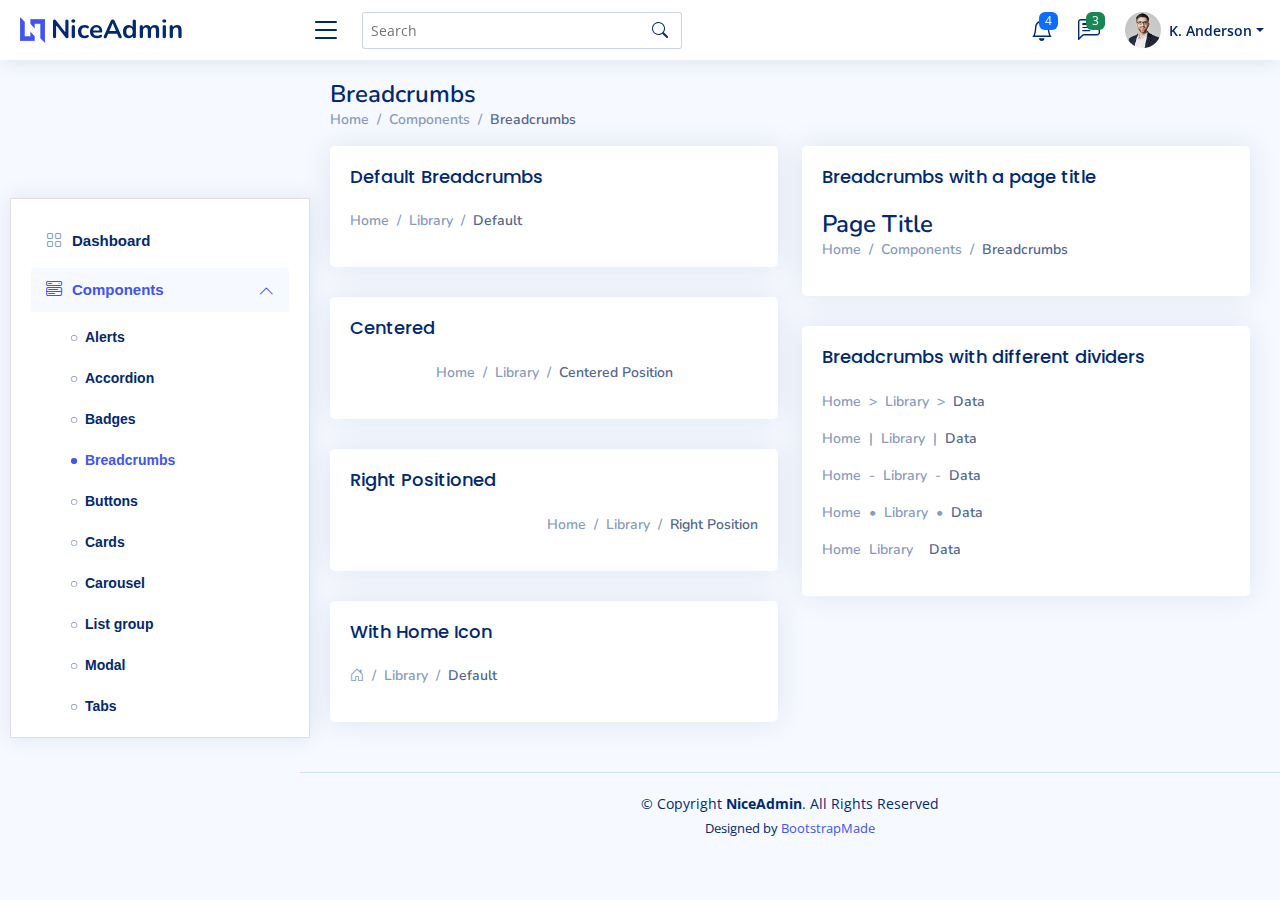
<file: components-breadcrumbs.html>
<!DOCTYPE html>
<html lang="en">

<head>
  <meta charset="utf-8">
  <meta content="width=device-width, initial-scale=1.0" name="viewport">

  <title>Components / Breadcrumbs - NiceAdmin Bootstrap Template</title>
  <meta content="" name="description">
  <meta content="" name="keywords">

  <!-- Favicons -->
  <link href="assets/img/favicon.png" rel="icon">
  <link href="assets/img/apple-touch-icon.png" rel="apple-touch-icon">

  <!-- Google Fonts -->
  <link href="https://fonts.gstatic.com" rel="preconnect">
  <link href="https://fonts.googleapis.com/css?family=Open+Sans:300,300i,400,400i,600,600i,700,700i|Nunito:300,300i,400,400i,600,600i,700,700i|Poppins:300,300i,400,400i,500,500i,600,600i,700,700i" rel="stylesheet">

  <!-- Vendor CSS Files -->
  <link href="assets/vendor/bootstrap/css/bootstrap.min.css" rel="stylesheet">
  <link href="assets/vendor/bootstrap-icons/bootstrap-icons.css" rel="stylesheet">
  <link href="assets/vendor/boxicons/css/boxicons.min.css" rel="stylesheet">
  <link href="assets/vendor/quill/quill.snow.css" rel="stylesheet">
  <link href="assets/vendor/quill/quill.bubble.css" rel="stylesheet">
  <link href="assets/vendor/remixicon/remixicon.css" rel="stylesheet">
  <link href="assets/vendor/simple-datatables/style.css" rel="stylesheet">

  <!-- Template Main CSS File -->
  <link href="assets/css/style.css" rel="stylesheet">

  <!-- =======================================================
  * Template Name: NiceAdmin
  * Template URL: https://bootstrapmade.com/nice-admin-bootstrap-admin-html-template/
  * Updated: Apr 20 2024 with Bootstrap v5.3.3
  * Author: BootstrapMade.com
  * License: https://bootstrapmade.com/license/
  ======================================================== -->
</head>

<body>

  <!-- ======= Header ======= -->
  <header id="header" class="header fixed-top d-flex align-items-center">

    <div class="d-flex align-items-center justify-content-between">
      <a href="index.html" class="logo d-flex align-items-center">
        <img src="assets/img/logo.png" alt="">
        <span class="d-none d-lg-block">NiceAdmin</span>
      </a>
      <i class="bi bi-list toggle-sidebar-btn"></i>
    </div><!-- End Logo -->

    <div class="search-bar">
      <form class="search-form d-flex align-items-center" method="POST" action="#">
        <input type="text" name="query" placeholder="Search" title="Enter search keyword">
        <button type="submit" title="Search"><i class="bi bi-search"></i></button>
      </form>
    </div><!-- End Search Bar -->

    <nav class="header-nav ms-auto">
      <ul class="d-flex align-items-center">

        <li class="nav-item d-block d-lg-none">
          <a class="nav-link nav-icon search-bar-toggle " href="#">
            <i class="bi bi-search"></i>
          </a>
        </li><!-- End Search Icon-->

        <li class="nav-item dropdown">

          <a class="nav-link nav-icon" href="#" data-bs-toggle="dropdown">
            <i class="bi bi-bell"></i>
            <span class="badge bg-primary badge-number">4</span>
          </a><!-- End Notification Icon -->

          <ul class="dropdown-menu dropdown-menu-end dropdown-menu-arrow notifications">
            <li class="dropdown-header">
              You have 4 new notifications
              <a href="#"><span class="badge rounded-pill bg-primary p-2 ms-2">View all</span></a>
            </li>
            <li>
              <hr class="dropdown-divider">
            </li>

            <li class="notification-item">
              <i class="bi bi-exclamation-circle text-warning"></i>
              <div>
                <h4>Lorem Ipsum</h4>
                <p>Quae dolorem earum veritatis oditseno</p>
                <p>30 min. ago</p>
              </div>
            </li>

            <li>
              <hr class="dropdown-divider">
            </li>

            <li class="notification-item">
              <i class="bi bi-x-circle text-danger"></i>
              <div>
                <h4>Atque rerum nesciunt</h4>
                <p>Quae dolorem earum veritatis oditseno</p>
                <p>1 hr. ago</p>
              </div>
            </li>

            <li>
              <hr class="dropdown-divider">
            </li>

            <li class="notification-item">
              <i class="bi bi-check-circle text-success"></i>
              <div>
                <h4>Sit rerum fuga</h4>
                <p>Quae dolorem earum veritatis oditseno</p>
                <p>2 hrs. ago</p>
              </div>
            </li>

            <li>
              <hr class="dropdown-divider">
            </li>

            <li class="notification-item">
              <i class="bi bi-info-circle text-primary"></i>
              <div>
                <h4>Dicta reprehenderit</h4>
                <p>Quae dolorem earum veritatis oditseno</p>
                <p>4 hrs. ago</p>
              </div>
            </li>

            <li>
              <hr class="dropdown-divider">
            </li>
            <li class="dropdown-footer">
              <a href="#">Show all notifications</a>
            </li>

          </ul><!-- End Notification Dropdown Items -->

        </li><!-- End Notification Nav -->

        <li class="nav-item dropdown">

          <a class="nav-link nav-icon" href="#" data-bs-toggle="dropdown">
            <i class="bi bi-chat-left-text"></i>
            <span class="badge bg-success badge-number">3</span>
          </a><!-- End Messages Icon -->

          <ul class="dropdown-menu dropdown-menu-end dropdown-menu-arrow messages">
            <li class="dropdown-header">
              You have 3 new messages
              <a href="#"><span class="badge rounded-pill bg-primary p-2 ms-2">View all</span></a>
            </li>
            <li>
              <hr class="dropdown-divider">
            </li>

            <li class="message-item">
              <a href="#">
                <img src="assets/img/messages-1.jpg" alt="" class="rounded-circle">
                <div>
                  <h4>Maria Hudson</h4>
                  <p>Velit asperiores et ducimus soluta repudiandae labore officia est ut...</p>
                  <p>4 hrs. ago</p>
                </div>
              </a>
            </li>
            <li>
              <hr class="dropdown-divider">
            </li>

            <li class="message-item">
              <a href="#">
                <img src="assets/img/messages-2.jpg" alt="" class="rounded-circle">
                <div>
                  <h4>Anna Nelson</h4>
                  <p>Velit asperiores et ducimus soluta repudiandae labore officia est ut...</p>
                  <p>6 hrs. ago</p>
                </div>
              </a>
            </li>
            <li>
              <hr class="dropdown-divider">
            </li>

            <li class="message-item">
              <a href="#">
                <img src="assets/img/messages-3.jpg" alt="" class="rounded-circle">
                <div>
                  <h4>David Muldon</h4>
                  <p>Velit asperiores et ducimus soluta repudiandae labore officia est ut...</p>
                  <p>8 hrs. ago</p>
                </div>
              </a>
            </li>
            <li>
              <hr class="dropdown-divider">
            </li>

            <li class="dropdown-footer">
              <a href="#">Show all messages</a>
            </li>

          </ul><!-- End Messages Dropdown Items -->

        </li><!-- End Messages Nav -->

        <li class="nav-item dropdown pe-3">

          <a class="nav-link nav-profile d-flex align-items-center pe-0" href="#" data-bs-toggle="dropdown">
            <img src="assets/img/profile-img.jpg" alt="Profile" class="rounded-circle">
            <span class="d-none d-md-block dropdown-toggle ps-2">K. Anderson</span>
          </a><!-- End Profile Iamge Icon -->

          <ul class="dropdown-menu dropdown-menu-end dropdown-menu-arrow profile">
            <li class="dropdown-header">
              <h6>Kevin Anderson</h6>
              <span>Web Designer</span>
            </li>
            <li>
              <hr class="dropdown-divider">
            </li>

            <li>
              <a class="dropdown-item d-flex align-items-center" href="users-profile.html">
                <i class="bi bi-person"></i>
                <span>My Profile</span>
              </a>
            </li>
            <li>
              <hr class="dropdown-divider">
            </li>

            <li>
              <a class="dropdown-item d-flex align-items-center" href="users-profile.html">
                <i class="bi bi-gear"></i>
                <span>Account Settings</span>
              </a>
            </li>
            <li>
              <hr class="dropdown-divider">
            </li>

            <li>
              <a class="dropdown-item d-flex align-items-center" href="pages-faq.html">
                <i class="bi bi-question-circle"></i>
                <span>Need Help?</span>
              </a>
            </li>
            <li>
              <hr class="dropdown-divider">
            </li>

            <li>
              <a class="dropdown-item d-flex align-items-center" href="#">
                <i class="bi bi-box-arrow-right"></i>
                <span>Sign Out</span>
              </a>
            </li>

          </ul><!-- End Profile Dropdown Items -->
        </li><!-- End Profile Nav -->

      </ul>
    </nav><!-- End Icons Navigation -->

  </header><!-- End Header -->

  <!-- ======= Sidebar ======= -->
  <aside id="sidebar" class="sidebar">

    <ul class="sidebar-nav" id="sidebar-nav">

      <li class="nav-item">
        <a class="nav-link collapsed" href="index.html">
          <i class="bi bi-grid"></i>
          <span>Dashboard</span>
        </a>
      </li><!-- End Dashboard Nav -->

      <li class="nav-item">
        <a class="nav-link " data-bs-target="#components-nav" data-bs-toggle="collapse" href="#">
          <i class="bi bi-menu-button-wide"></i><span>Components</span><i class="bi bi-chevron-down ms-auto"></i>
        </a>
        <ul id="components-nav" class="nav-content collapse show" data-bs-parent="#sidebar-nav">
          <li>
            <a href="components-alerts.html">
              <i class="bi bi-circle"></i><span>Alerts</span>
            </a>
          </li>
          <li>
            <a href="components-accordion.html">
              <i class="bi bi-circle"></i><span>Accordion</span>
            </a>
          </li>
          <li>
            <a href="components-badges.html">
              <i class="bi bi-circle"></i><span>Badges</span>
            </a>
          </li>
          <li>
            <a href="components-breadcrumbs.html" class="active">
              <i class="bi bi-circle"></i><span>Breadcrumbs</span>
            </a>
          </li>
          <li>
            <a href="components-buttons.html">
              <i class="bi bi-circle"></i><span>Buttons</span>
            </a>
          </li>
          <li>
            <a href="components-cards.html">
              <i class="bi bi-circle"></i><span>Cards</span>
            </a>
          </li>
          <li>
            <a href="components-carousel.html">
              <i class="bi bi-circle"></i><span>Carousel</span>
            </a>
          </li>
          <li>
            <a href="components-list-group.html">
              <i class="bi bi-circle"></i><span>List group</span>
            </a>
          </li>
          <li>
            <a href="components-modal.html">
              <i class="bi bi-circle"></i><span>Modal</span>
            </a>
          </li>
          <li>
            <a href="components-tabs.html">
              <i class="bi bi-circle"></i><span>Tabs</span>
            </a>
          </li>
          <li>
            <a href="components-pagination.html">
              <i class="bi bi-circle"></i><span>Pagination</span>
            </a>
          </li>
          <li>
            <a href="components-progress.html">
              <i class="bi bi-circle"></i><span>Progress</span>
            </a>
          </li>
          <li>
            <a href="components-spinners.html">
              <i class="bi bi-circle"></i><span>Spinners</span>
            </a>
          </li>
          <li>
            <a href="components-tooltips.html">
              <i class="bi bi-circle"></i><span>Tooltips</span>
            </a>
          </li>
        </ul>
      </li><!-- End Components Nav -->

      <li class="nav-item">
        <a class="nav-link collapsed" data-bs-target="#forms-nav" data-bs-toggle="collapse" href="#">
          <i class="bi bi-journal-text"></i><span>Forms</span><i class="bi bi-chevron-down ms-auto"></i>
        </a>
        <ul id="forms-nav" class="nav-content collapse " data-bs-parent="#sidebar-nav">
          <li>
            <a href="forms-elements.html">
              <i class="bi bi-circle"></i><span>Form Elements</span>
            </a>
          </li>
          <li>
            <a href="forms-layouts.html">
              <i class="bi bi-circle"></i><span>Form Layouts</span>
            </a>
          </li>
          <li>
            <a href="forms-editors.html">
              <i class="bi bi-circle"></i><span>Form Editors</span>
            </a>
          </li>
          <li>
            <a href="forms-validation.html">
              <i class="bi bi-circle"></i><span>Form Validation</span>
            </a>
          </li>
        </ul>
      </li><!-- End Forms Nav -->

      <li class="nav-item">
        <a class="nav-link collapsed" data-bs-target="#tables-nav" data-bs-toggle="collapse" href="#">
          <i class="bi bi-layout-text-window-reverse"></i><span>Tables</span><i class="bi bi-chevron-down ms-auto"></i>
        </a>
        <ul id="tables-nav" class="nav-content collapse " data-bs-parent="#sidebar-nav">
          <li>
            <a href="tables-general.html">
              <i class="bi bi-circle"></i><span>General Tables</span>
            </a>
          </li>
          <li>
            <a href="tables-data.html">
              <i class="bi bi-circle"></i><span>Data Tables</span>
            </a>
          </li>
        </ul>
      </li><!-- End Tables Nav -->

      <li class="nav-item">
        <a class="nav-link collapsed" data-bs-target="#charts-nav" data-bs-toggle="collapse" href="#">
          <i class="bi bi-bar-chart"></i><span>Charts</span><i class="bi bi-chevron-down ms-auto"></i>
        </a>
        <ul id="charts-nav" class="nav-content collapse " data-bs-parent="#sidebar-nav">
          <li>
            <a href="charts-chartjs.html">
              <i class="bi bi-circle"></i><span>Chart.js</span>
            </a>
          </li>
          <li>
            <a href="charts-apexcharts.html">
              <i class="bi bi-circle"></i><span>ApexCharts</span>
            </a>
          </li>
          <li>
            <a href="charts-echarts.html">
              <i class="bi bi-circle"></i><span>ECharts</span>
            </a>
          </li>
        </ul>
      </li><!-- End Charts Nav -->

      <li class="nav-item">
        <a class="nav-link collapsed" data-bs-target="#icons-nav" data-bs-toggle="collapse" href="#">
          <i class="bi bi-gem"></i><span>Icons</span><i class="bi bi-chevron-down ms-auto"></i>
        </a>
        <ul id="icons-nav" class="nav-content collapse " data-bs-parent="#sidebar-nav">
          <li>
            <a href="icons-bootstrap.html">
              <i class="bi bi-circle"></i><span>Bootstrap Icons</span>
            </a>
          </li>
          <li>
            <a href="icons-remix.html">
              <i class="bi bi-circle"></i><span>Remix Icons</span>
            </a>
          </li>
          <li>
            <a href="icons-boxicons.html">
              <i class="bi bi-circle"></i><span>Boxicons</span>
            </a>
          </li>
        </ul>
      </li><!-- End Icons Nav -->

      <li class="nav-heading">Pages</li>

      <li class="nav-item">
        <a class="nav-link collapsed" href="users-profile.html">
          <i class="bi bi-person"></i>
          <span>Profile</span>
        </a>
      </li><!-- End Profile Page Nav -->

      <li class="nav-item">
        <a class="nav-link collapsed" href="pages-faq.html">
          <i class="bi bi-question-circle"></i>
          <span>F.A.Q</span>
        </a>
      </li><!-- End F.A.Q Page Nav -->

      <li class="nav-item">
        <a class="nav-link collapsed" href="pages-contact.html">
          <i class="bi bi-envelope"></i>
          <span>Contact</span>
        </a>
      </li><!-- End Contact Page Nav -->

      <li class="nav-item">
        <a class="nav-link collapsed" href="pages-register.html">
          <i class="bi bi-card-list"></i>
          <span>Register</span>
        </a>
      </li><!-- End Register Page Nav -->

      <li class="nav-item">
        <a class="nav-link collapsed" href="pages-login.html">
          <i class="bi bi-box-arrow-in-right"></i>
          <span>Login</span>
        </a>
      </li><!-- End Login Page Nav -->

      <li class="nav-item">
        <a class="nav-link collapsed" href="pages-error-404.html">
          <i class="bi bi-dash-circle"></i>
          <span>Error 404</span>
        </a>
      </li><!-- End Error 404 Page Nav -->

      <li class="nav-item">
        <a class="nav-link collapsed" href="pages-blank.html">
          <i class="bi bi-file-earmark"></i>
          <span>Blank</span>
        </a>
      </li><!-- End Blank Page Nav -->

    </ul>

  </aside><!-- End Sidebar-->

  <main id="main" class="main">

    <div class="pagetitle">
      <h1>Breadcrumbs</h1>
      <nav>
        <ol class="breadcrumb">
          <li class="breadcrumb-item"><a href="index.html">Home</a></li>
          <li class="breadcrumb-item">Components</li>
          <li class="breadcrumb-item active">Breadcrumbs</li>
        </ol>
      </nav>
    </div><!-- End Page Title -->

    <section class="section">
      <div class="row">
        <div class="col-lg-6">

          <div class="card">
            <div class="card-body">
              <h5 class="card-title">Default Breadcrumbs</h5>

              <nav>
                <ol class="breadcrumb">
                  <li class="breadcrumb-item"><a href="index.html">Home</a></li>
                  <li class="breadcrumb-item"><a href="#">Library</a></li>
                  <li class="breadcrumb-item active">Default</li>
                </ol>
              </nav>
            </div>
          </div>

          <div class="card">
            <div class="card-body">
              <h5 class="card-title">Centered</h5>

              <nav class="d-flex justify-content-center">
                <ol class="breadcrumb">
                  <li class="breadcrumb-item"><a href="index.html">Home</a></li>
                  <li class="breadcrumb-item"><a href="#">Library</a></li>
                  <li class="breadcrumb-item active">Centered Position</li>
                </ol>
              </nav>
            </div>
          </div>

          <div class="card">
            <div class="card-body">
              <h5 class="card-title">Right Positioned</h5>

              <nav class="d-flex justify-content-end">
                <ol class="breadcrumb">
                  <li class="breadcrumb-item"><a href="index.html">Home</a></li>
                  <li class="breadcrumb-item"><a href="#">Library</a></li>
                  <li class="breadcrumb-item active">Right Position</li>
                </ol>
              </nav>
            </div>
          </div>

          <div class="card">
            <div class="card-body">
              <h5 class="card-title">With Home Icon</h5>

              <nav>
                <ol class="breadcrumb">
                  <li class="breadcrumb-item"><a href="index.html"><i class="bi bi-house-door"></i></a></li>
                  <li class="breadcrumb-item"><a href="#">Library</a></li>
                  <li class="breadcrumb-item active">Default</li>
                </ol>
              </nav>
            </div>
          </div>

        </div>

        <div class="col-lg-6">

          <div class="card">
            <div class="card-body">
              <h5 class="card-title">Breadcrumbs with a page title</h5>

              <div class="pagetitle">
                <h1>Page Title</h1>
                <nav>
                  <ol class="breadcrumb">
                    <li class="breadcrumb-item"><a href="index.html">Home</a></li>
                    <li class="breadcrumb-item">Components</li>
                    <li class="breadcrumb-item active">Breadcrumbs</li>
                  </ol>
                </nav>
              </div><!-- End Breadcrumbs with a page title -->

            </div>
          </div>

          <div class="card">
            <div class="card-body">
              <h5 class="card-title">Breadcrumbs with different dividers</h5>

              <nav style="--bs-breadcrumb-divider: '>';">
                <ol class="breadcrumb">
                  <li class="breadcrumb-item"><a href="index.html">Home</a></li>
                  <li class="breadcrumb-item"><a href="#">Library</a></li>
                  <li class="breadcrumb-item active">Data</li>
                </ol>
              </nav>

              <nav style="--bs-breadcrumb-divider: '|';">
                <ol class="breadcrumb">
                  <li class="breadcrumb-item"><a href="index.html">Home</a></li>
                  <li class="breadcrumb-item"><a href="#">Library</a></li>
                  <li class="breadcrumb-item active">Data</li>
                </ol>
              </nav>

              <nav style="--bs-breadcrumb-divider: '-';">
                <ol class="breadcrumb">
                  <li class="breadcrumb-item"><a href="index.html">Home</a></li>
                  <li class="breadcrumb-item"><a href="#">Library</a></li>
                  <li class="breadcrumb-item active">Data</li>
                </ol>
              </nav>

              <nav style="--bs-breadcrumb-divider: '•';">
                <ol class="breadcrumb">
                  <li class="breadcrumb-item"><a href="index.html">Home</a></li>
                  <li class="breadcrumb-item"><a href="#">Library</a></li>
                  <li class="breadcrumb-item active">Data</li>
                </ol>
              </nav>

              <nav style="--bs-breadcrumb-divider: '';">
                <ol class="breadcrumb">
                  <li class="breadcrumb-item"><a href="index.html">Home</a></li>
                  <li class="breadcrumb-item"><a href="#">Library</a></li>
                  <li class="breadcrumb-item active">Data</li>
                </ol>
              </nav>

            </div>
          </div>

        </div>
      </div>
    </section>

  </main><!-- End #main -->

  <!-- ======= Footer ======= -->
  <footer id="footer" class="footer">
    <div class="copyright">
      &copy; Copyright <strong><span>NiceAdmin</span></strong>. All Rights Reserved
    </div>
    <div class="credits">
      <!-- All the links in the footer should remain intact. -->
      <!-- You can delete the links only if you purchased the pro version. -->
      <!-- Licensing information: https://bootstrapmade.com/license/ -->
      <!-- Purchase the pro version with working PHP/AJAX contact form: https://bootstrapmade.com/nice-admin-bootstrap-admin-html-template/ -->
      Designed by <a href="https://bootstrapmade.com/">BootstrapMade</a>
    </div>
  </footer><!-- End Footer -->

  <a href="#" class="back-to-top d-flex align-items-center justify-content-center"><i class="bi bi-arrow-up-short"></i></a>

  <!-- Vendor JS Files -->
  <script src="assets/vendor/apexcharts/apexcharts.min.js"></script>
  <script src="assets/vendor/bootstrap/js/bootstrap.bundle.min.js"></script>
  <script src="assets/vendor/chart.js/chart.umd.js"></script>
  <script src="assets/vendor/echarts/echarts.min.js"></script>
  <script src="assets/vendor/quill/quill.js"></script>
  <script src="assets/vendor/simple-datatables/simple-datatables.js"></script>
  <script src="assets/vendor/tinymce/tinymce.min.js"></script>
  <script src="assets/vendor/php-email-form/validate.js"></script>

  <!-- Template Main JS File -->
  <script src="assets/js/main.js"></script>

</body>

</html>
</file>
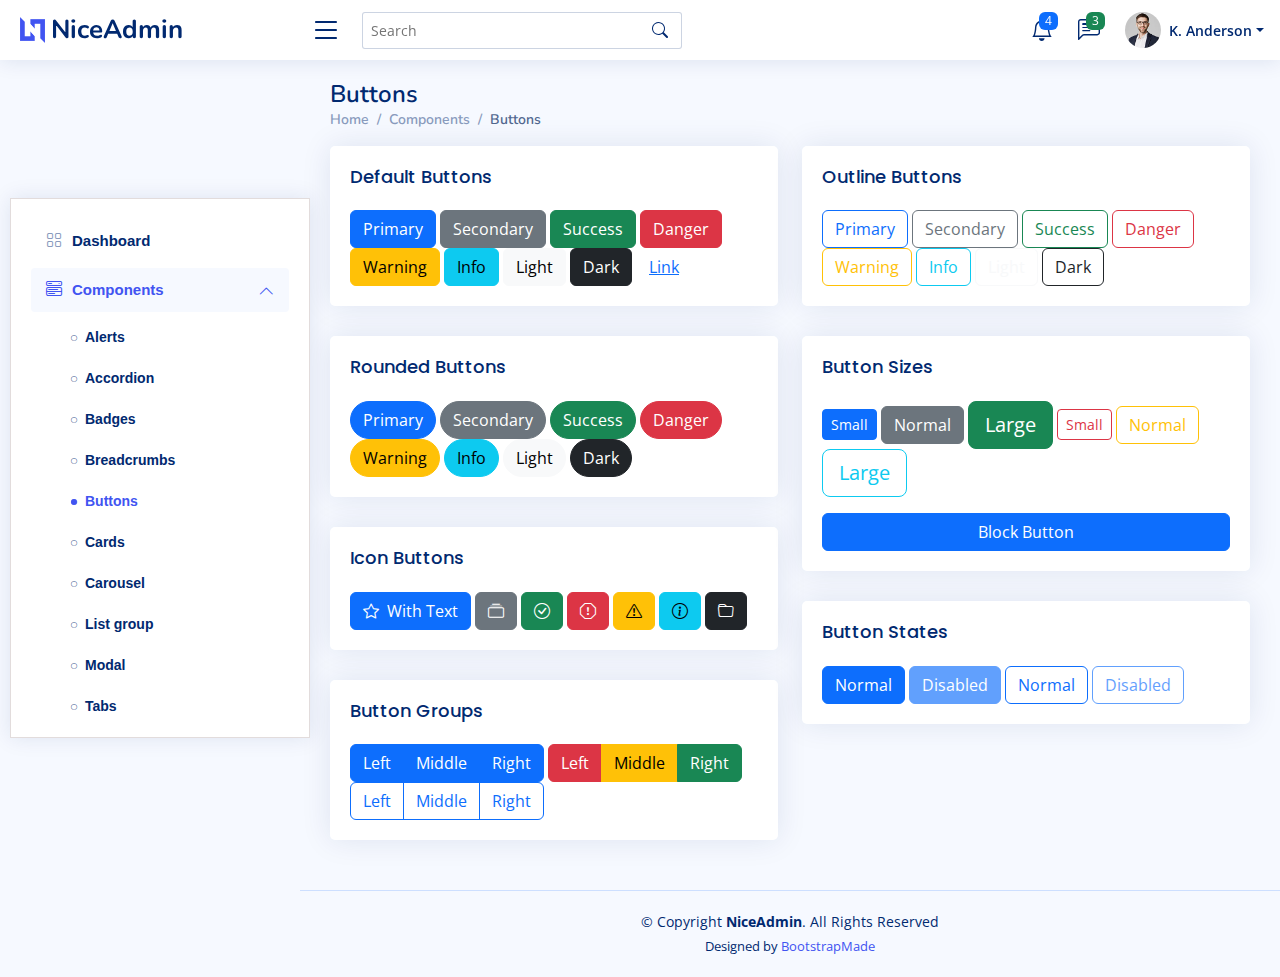
<file: components-buttons.html>
<!DOCTYPE html>
<html lang="en">

<head>
  <meta charset="utf-8">
  <meta content="width=device-width, initial-scale=1.0" name="viewport">

  <title>Components / Buttons - NiceAdmin Bootstrap Template</title>
  <meta content="" name="description">
  <meta content="" name="keywords">

  <!-- Favicons -->
  <link href="assets/img/favicon.png" rel="icon">
  <link href="assets/img/apple-touch-icon.png" rel="apple-touch-icon">

  <!-- Google Fonts -->
  <link href="https://fonts.gstatic.com" rel="preconnect">
  <link href="https://fonts.googleapis.com/css?family=Open+Sans:300,300i,400,400i,600,600i,700,700i|Nunito:300,300i,400,400i,600,600i,700,700i|Poppins:300,300i,400,400i,500,500i,600,600i,700,700i" rel="stylesheet">

  <!-- Vendor CSS Files -->
  <link href="assets/vendor/bootstrap/css/bootstrap.min.css" rel="stylesheet">
  <link href="assets/vendor/bootstrap-icons/bootstrap-icons.css" rel="stylesheet">
  <link href="assets/vendor/boxicons/css/boxicons.min.css" rel="stylesheet">
  <link href="assets/vendor/quill/quill.snow.css" rel="stylesheet">
  <link href="assets/vendor/quill/quill.bubble.css" rel="stylesheet">
  <link href="assets/vendor/remixicon/remixicon.css" rel="stylesheet">
  <link href="assets/vendor/simple-datatables/style.css" rel="stylesheet">

  <!-- Template Main CSS File -->
  <link href="assets/css/style.css" rel="stylesheet">

  <!-- =======================================================
  * Template Name: NiceAdmin
  * Template URL: https://bootstrapmade.com/nice-admin-bootstrap-admin-html-template/
  * Updated: Apr 20 2024 with Bootstrap v5.3.3
  * Author: BootstrapMade.com
  * License: https://bootstrapmade.com/license/
  ======================================================== -->
</head>

<body>

  <!-- ======= Header ======= -->
  <header id="header" class="header fixed-top d-flex align-items-center">

    <div class="d-flex align-items-center justify-content-between">
      <a href="index.html" class="logo d-flex align-items-center">
        <img src="assets/img/logo.png" alt="">
        <span class="d-none d-lg-block">NiceAdmin</span>
      </a>
      <i class="bi bi-list toggle-sidebar-btn"></i>
    </div><!-- End Logo -->

    <div class="search-bar">
      <form class="search-form d-flex align-items-center" method="POST" action="#">
        <input type="text" name="query" placeholder="Search" title="Enter search keyword">
        <button type="submit" title="Search"><i class="bi bi-search"></i></button>
      </form>
    </div><!-- End Search Bar -->

    <nav class="header-nav ms-auto">
      <ul class="d-flex align-items-center">

        <li class="nav-item d-block d-lg-none">
          <a class="nav-link nav-icon search-bar-toggle " href="#">
            <i class="bi bi-search"></i>
          </a>
        </li><!-- End Search Icon-->

        <li class="nav-item dropdown">

          <a class="nav-link nav-icon" href="#" data-bs-toggle="dropdown">
            <i class="bi bi-bell"></i>
            <span class="badge bg-primary badge-number">4</span>
          </a><!-- End Notification Icon -->

          <ul class="dropdown-menu dropdown-menu-end dropdown-menu-arrow notifications">
            <li class="dropdown-header">
              You have 4 new notifications
              <a href="#"><span class="badge rounded-pill bg-primary p-2 ms-2">View all</span></a>
            </li>
            <li>
              <hr class="dropdown-divider">
            </li>

            <li class="notification-item">
              <i class="bi bi-exclamation-circle text-warning"></i>
              <div>
                <h4>Lorem Ipsum</h4>
                <p>Quae dolorem earum veritatis oditseno</p>
                <p>30 min. ago</p>
              </div>
            </li>

            <li>
              <hr class="dropdown-divider">
            </li>

            <li class="notification-item">
              <i class="bi bi-x-circle text-danger"></i>
              <div>
                <h4>Atque rerum nesciunt</h4>
                <p>Quae dolorem earum veritatis oditseno</p>
                <p>1 hr. ago</p>
              </div>
            </li>

            <li>
              <hr class="dropdown-divider">
            </li>

            <li class="notification-item">
              <i class="bi bi-check-circle text-success"></i>
              <div>
                <h4>Sit rerum fuga</h4>
                <p>Quae dolorem earum veritatis oditseno</p>
                <p>2 hrs. ago</p>
              </div>
            </li>

            <li>
              <hr class="dropdown-divider">
            </li>

            <li class="notification-item">
              <i class="bi bi-info-circle text-primary"></i>
              <div>
                <h4>Dicta reprehenderit</h4>
                <p>Quae dolorem earum veritatis oditseno</p>
                <p>4 hrs. ago</p>
              </div>
            </li>

            <li>
              <hr class="dropdown-divider">
            </li>
            <li class="dropdown-footer">
              <a href="#">Show all notifications</a>
            </li>

          </ul><!-- End Notification Dropdown Items -->

        </li><!-- End Notification Nav -->

        <li class="nav-item dropdown">

          <a class="nav-link nav-icon" href="#" data-bs-toggle="dropdown">
            <i class="bi bi-chat-left-text"></i>
            <span class="badge bg-success badge-number">3</span>
          </a><!-- End Messages Icon -->

          <ul class="dropdown-menu dropdown-menu-end dropdown-menu-arrow messages">
            <li class="dropdown-header">
              You have 3 new messages
              <a href="#"><span class="badge rounded-pill bg-primary p-2 ms-2">View all</span></a>
            </li>
            <li>
              <hr class="dropdown-divider">
            </li>

            <li class="message-item">
              <a href="#">
                <img src="assets/img/messages-1.jpg" alt="" class="rounded-circle">
                <div>
                  <h4>Maria Hudson</h4>
                  <p>Velit asperiores et ducimus soluta repudiandae labore officia est ut...</p>
                  <p>4 hrs. ago</p>
                </div>
              </a>
            </li>
            <li>
              <hr class="dropdown-divider">
            </li>

            <li class="message-item">
              <a href="#">
                <img src="assets/img/messages-2.jpg" alt="" class="rounded-circle">
                <div>
                  <h4>Anna Nelson</h4>
                  <p>Velit asperiores et ducimus soluta repudiandae labore officia est ut...</p>
                  <p>6 hrs. ago</p>
                </div>
              </a>
            </li>
            <li>
              <hr class="dropdown-divider">
            </li>

            <li class="message-item">
              <a href="#">
                <img src="assets/img/messages-3.jpg" alt="" class="rounded-circle">
                <div>
                  <h4>David Muldon</h4>
                  <p>Velit asperiores et ducimus soluta repudiandae labore officia est ut...</p>
                  <p>8 hrs. ago</p>
                </div>
              </a>
            </li>
            <li>
              <hr class="dropdown-divider">
            </li>

            <li class="dropdown-footer">
              <a href="#">Show all messages</a>
            </li>

          </ul><!-- End Messages Dropdown Items -->

        </li><!-- End Messages Nav -->

        <li class="nav-item dropdown pe-3">

          <a class="nav-link nav-profile d-flex align-items-center pe-0" href="#" data-bs-toggle="dropdown">
            <img src="assets/img/profile-img.jpg" alt="Profile" class="rounded-circle">
            <span class="d-none d-md-block dropdown-toggle ps-2">K. Anderson</span>
          </a><!-- End Profile Iamge Icon -->

          <ul class="dropdown-menu dropdown-menu-end dropdown-menu-arrow profile">
            <li class="dropdown-header">
              <h6>Kevin Anderson</h6>
              <span>Web Designer</span>
            </li>
            <li>
              <hr class="dropdown-divider">
            </li>

            <li>
              <a class="dropdown-item d-flex align-items-center" href="users-profile.html">
                <i class="bi bi-person"></i>
                <span>My Profile</span>
              </a>
            </li>
            <li>
              <hr class="dropdown-divider">
            </li>

            <li>
              <a class="dropdown-item d-flex align-items-center" href="users-profile.html">
                <i class="bi bi-gear"></i>
                <span>Account Settings</span>
              </a>
            </li>
            <li>
              <hr class="dropdown-divider">
            </li>

            <li>
              <a class="dropdown-item d-flex align-items-center" href="pages-faq.html">
                <i class="bi bi-question-circle"></i>
                <span>Need Help?</span>
              </a>
            </li>
            <li>
              <hr class="dropdown-divider">
            </li>

            <li>
              <a class="dropdown-item d-flex align-items-center" href="#">
                <i class="bi bi-box-arrow-right"></i>
                <span>Sign Out</span>
              </a>
            </li>

          </ul><!-- End Profile Dropdown Items -->
        </li><!-- End Profile Nav -->

      </ul>
    </nav><!-- End Icons Navigation -->

  </header><!-- End Header -->

  <!-- ======= Sidebar ======= -->
  <aside id="sidebar" class="sidebar">

    <ul class="sidebar-nav" id="sidebar-nav">

      <li class="nav-item">
        <a class="nav-link collapsed" href="index.html">
          <i class="bi bi-grid"></i>
          <span>Dashboard</span>
        </a>
      </li><!-- End Dashboard Nav -->

      <li class="nav-item">
        <a class="nav-link " data-bs-target="#components-nav" data-bs-toggle="collapse" href="#">
          <i class="bi bi-menu-button-wide"></i><span>Components</span><i class="bi bi-chevron-down ms-auto"></i>
        </a>
        <ul id="components-nav" class="nav-content collapse show" data-bs-parent="#sidebar-nav">
          <li>
            <a href="components-alerts.html">
              <i class="bi bi-circle"></i><span>Alerts</span>
            </a>
          </li>
          <li>
            <a href="components-accordion.html">
              <i class="bi bi-circle"></i><span>Accordion</span>
            </a>
          </li>
          <li>
            <a href="components-badges.html">
              <i class="bi bi-circle"></i><span>Badges</span>
            </a>
          </li>
          <li>
            <a href="components-breadcrumbs.html">
              <i class="bi bi-circle"></i><span>Breadcrumbs</span>
            </a>
          </li>
          <li>
            <a href="components-buttons.html" class="active">
              <i class="bi bi-circle"></i><span>Buttons</span>
            </a>
          </li>
          <li>
            <a href="components-cards.html">
              <i class="bi bi-circle"></i><span>Cards</span>
            </a>
          </li>
          <li>
            <a href="components-carousel.html">
              <i class="bi bi-circle"></i><span>Carousel</span>
            </a>
          </li>
          <li>
            <a href="components-list-group.html">
              <i class="bi bi-circle"></i><span>List group</span>
            </a>
          </li>
          <li>
            <a href="components-modal.html">
              <i class="bi bi-circle"></i><span>Modal</span>
            </a>
          </li>
          <li>
            <a href="components-tabs.html">
              <i class="bi bi-circle"></i><span>Tabs</span>
            </a>
          </li>
          <li>
            <a href="components-pagination.html">
              <i class="bi bi-circle"></i><span>Pagination</span>
            </a>
          </li>
          <li>
            <a href="components-progress.html">
              <i class="bi bi-circle"></i><span>Progress</span>
            </a>
          </li>
          <li>
            <a href="components-spinners.html">
              <i class="bi bi-circle"></i><span>Spinners</span>
            </a>
          </li>
          <li>
            <a href="components-tooltips.html">
              <i class="bi bi-circle"></i><span>Tooltips</span>
            </a>
          </li>
        </ul>
      </li><!-- End Components Nav -->

      <li class="nav-item">
        <a class="nav-link collapsed" data-bs-target="#forms-nav" data-bs-toggle="collapse" href="#">
          <i class="bi bi-journal-text"></i><span>Forms</span><i class="bi bi-chevron-down ms-auto"></i>
        </a>
        <ul id="forms-nav" class="nav-content collapse " data-bs-parent="#sidebar-nav">
          <li>
            <a href="forms-elements.html">
              <i class="bi bi-circle"></i><span>Form Elements</span>
            </a>
          </li>
          <li>
            <a href="forms-layouts.html">
              <i class="bi bi-circle"></i><span>Form Layouts</span>
            </a>
          </li>
          <li>
            <a href="forms-editors.html">
              <i class="bi bi-circle"></i><span>Form Editors</span>
            </a>
          </li>
          <li>
            <a href="forms-validation.html">
              <i class="bi bi-circle"></i><span>Form Validation</span>
            </a>
          </li>
        </ul>
      </li><!-- End Forms Nav -->

      <li class="nav-item">
        <a class="nav-link collapsed" data-bs-target="#tables-nav" data-bs-toggle="collapse" href="#">
          <i class="bi bi-layout-text-window-reverse"></i><span>Tables</span><i class="bi bi-chevron-down ms-auto"></i>
        </a>
        <ul id="tables-nav" class="nav-content collapse " data-bs-parent="#sidebar-nav">
          <li>
            <a href="tables-general.html">
              <i class="bi bi-circle"></i><span>General Tables</span>
            </a>
          </li>
          <li>
            <a href="tables-data.html">
              <i class="bi bi-circle"></i><span>Data Tables</span>
            </a>
          </li>
        </ul>
      </li><!-- End Tables Nav -->

      <li class="nav-item">
        <a class="nav-link collapsed" data-bs-target="#charts-nav" data-bs-toggle="collapse" href="#">
          <i class="bi bi-bar-chart"></i><span>Charts</span><i class="bi bi-chevron-down ms-auto"></i>
        </a>
        <ul id="charts-nav" class="nav-content collapse " data-bs-parent="#sidebar-nav">
          <li>
            <a href="charts-chartjs.html">
              <i class="bi bi-circle"></i><span>Chart.js</span>
            </a>
          </li>
          <li>
            <a href="charts-apexcharts.html">
              <i class="bi bi-circle"></i><span>ApexCharts</span>
            </a>
          </li>
          <li>
            <a href="charts-echarts.html">
              <i class="bi bi-circle"></i><span>ECharts</span>
            </a>
          </li>
        </ul>
      </li><!-- End Charts Nav -->

      <li class="nav-item">
        <a class="nav-link collapsed" data-bs-target="#icons-nav" data-bs-toggle="collapse" href="#">
          <i class="bi bi-gem"></i><span>Icons</span><i class="bi bi-chevron-down ms-auto"></i>
        </a>
        <ul id="icons-nav" class="nav-content collapse " data-bs-parent="#sidebar-nav">
          <li>
            <a href="icons-bootstrap.html">
              <i class="bi bi-circle"></i><span>Bootstrap Icons</span>
            </a>
          </li>
          <li>
            <a href="icons-remix.html">
              <i class="bi bi-circle"></i><span>Remix Icons</span>
            </a>
          </li>
          <li>
            <a href="icons-boxicons.html">
              <i class="bi bi-circle"></i><span>Boxicons</span>
            </a>
          </li>
        </ul>
      </li><!-- End Icons Nav -->

      <li class="nav-heading">Pages</li>

      <li class="nav-item">
        <a class="nav-link collapsed" href="users-profile.html">
          <i class="bi bi-person"></i>
          <span>Profile</span>
        </a>
      </li><!-- End Profile Page Nav -->

      <li class="nav-item">
        <a class="nav-link collapsed" href="pages-faq.html">
          <i class="bi bi-question-circle"></i>
          <span>F.A.Q</span>
        </a>
      </li><!-- End F.A.Q Page Nav -->

      <li class="nav-item">
        <a class="nav-link collapsed" href="pages-contact.html">
          <i class="bi bi-envelope"></i>
          <span>Contact</span>
        </a>
      </li><!-- End Contact Page Nav -->

      <li class="nav-item">
        <a class="nav-link collapsed" href="pages-register.html">
          <i class="bi bi-card-list"></i>
          <span>Register</span>
        </a>
      </li><!-- End Register Page Nav -->

      <li class="nav-item">
        <a class="nav-link collapsed" href="pages-login.html">
          <i class="bi bi-box-arrow-in-right"></i>
          <span>Login</span>
        </a>
      </li><!-- End Login Page Nav -->

      <li class="nav-item">
        <a class="nav-link collapsed" href="pages-error-404.html">
          <i class="bi bi-dash-circle"></i>
          <span>Error 404</span>
        </a>
      </li><!-- End Error 404 Page Nav -->

      <li class="nav-item">
        <a class="nav-link collapsed" href="pages-blank.html">
          <i class="bi bi-file-earmark"></i>
          <span>Blank</span>
        </a>
      </li><!-- End Blank Page Nav -->

    </ul>

  </aside><!-- End Sidebar-->

  <main id="main" class="main">

    <div class="pagetitle">
      <h1>Buttons</h1>
      <nav>
        <ol class="breadcrumb">
          <li class="breadcrumb-item"><a href="index.html">Home</a></li>
          <li class="breadcrumb-item">Components</li>
          <li class="breadcrumb-item active">Buttons</li>
        </ol>
      </nav>
    </div><!-- End Page Title -->

    <section class="section">
      <div class="row">
        <div class="col-lg-6">

          <div class="card">
            <div class="card-body">
              <h5 class="card-title">Default Buttons</h5>

              <button type="button" class="btn btn-primary">Primary</button>
              <button type="button" class="btn btn-secondary">Secondary</button>
              <button type="button" class="btn btn-success">Success</button>
              <button type="button" class="btn btn-danger">Danger</button>
              <button type="button" class="btn btn-warning">Warning</button>
              <button type="button" class="btn btn-info">Info</button>
              <button type="button" class="btn btn-light">Light</button>
              <button type="button" class="btn btn-dark">Dark</button>
              <button type="button" class="btn btn-link">Link</button>
            </div>
          </div>

          <div class="card">
            <div class="card-body">
              <h5 class="card-title">Rounded Buttons</h5>

              <button type="button" class="btn btn-primary rounded-pill">Primary</button>
              <button type="button" class="btn btn-secondary rounded-pill">Secondary</button>
              <button type="button" class="btn btn-success rounded-pill">Success</button>
              <button type="button" class="btn btn-danger rounded-pill">Danger</button>
              <button type="button" class="btn btn-warning rounded-pill">Warning</button>
              <button type="button" class="btn btn-info rounded-pill">Info</button>
              <button type="button" class="btn btn-light rounded-pill">Light</button>
              <button type="button" class="btn btn-dark rounded-pill">Dark</button>
            </div>
          </div>

          <div class="card">
            <div class="card-body">
              <h5 class="card-title">Icon Buttons</h5>

              <button type="button" class="btn btn-primary"><i class="bi bi-star me-1"></i> With Text</button>
              <button type="button" class="btn btn-secondary"><i class="bi bi-collection"></i></button>
              <button type="button" class="btn btn-success"><i class="bi bi-check-circle"></i></button>
              <button type="button" class="btn btn-danger"><i class="bi bi-exclamation-octagon"></i></button>
              <button type="button" class="btn btn-warning"><i class="bi bi-exclamation-triangle"></i></button>
              <button type="button" class="btn btn-info"><i class="bi bi-info-circle"></i></button>
              <button type="button" class="btn btn-dark"><i class="bi bi-folder"></i></button>
            </div>
          </div>

          <div class="card">
            <div class="card-body">
              <h5 class="card-title">Button Groups</h5>

              <div class="btn-group" role="group" aria-label="Basic example">
                <button type="button" class="btn btn-primary">Left</button>
                <button type="button" class="btn btn-primary">Middle</button>
                <button type="button" class="btn btn-primary">Right</button>
              </div>

              <div class="btn-group" role="group" aria-label="Basic mixed styles example">
                <button type="button" class="btn btn-danger">Left</button>
                <button type="button" class="btn btn-warning">Middle</button>
                <button type="button" class="btn btn-success">Right</button>
              </div>

              <div class="btn-group" role="group" aria-label="Basic outlined example">
                <button type="button" class="btn btn-outline-primary">Left</button>
                <button type="button" class="btn btn-outline-primary">Middle</button>
                <button type="button" class="btn btn-outline-primary">Right</button>
              </div>

            </div>
          </div>

        </div>

        <div class="col-lg-6">

          <div class="card">
            <div class="card-body">
              <h5 class="card-title">Outline Buttons</h5>

              <button type="button" class="btn btn-outline-primary">Primary</button>
              <button type="button" class="btn btn-outline-secondary">Secondary</button>
              <button type="button" class="btn btn-outline-success">Success</button>
              <button type="button" class="btn btn-outline-danger">Danger</button>
              <button type="button" class="btn btn-outline-warning">Warning</button>
              <button type="button" class="btn btn-outline-info">Info</button>
              <button type="button" class="btn btn-outline-light">Light</button>
              <button type="button" class="btn btn-outline-dark">Dark</button>
            </div>
          </div>

          <div class="card">
            <div class="card-body">
              <h5 class="card-title">Button Sizes</h5>

              <button type="button" class="btn btn-primary btn-sm">Small</button>
              <button type="button" class="btn btn-secondary">Normal</button>
              <button type="button" class="btn btn-success btn-lg">Large</button>

              <button type="button" class="btn btn-outline-danger btn-sm">Small</button>
              <button type="button" class="btn btn-outline-warning">Normal</button>
              <button type="button" class="btn btn-outline-info btn-lg">Large</button>

              <div class="d-grid gap-2 mt-3">
                <button class="btn btn-primary" type="button">Block Button</button>
              </div>

            </div>
          </div>

          <div class="card">
            <div class="card-body">
              <h5 class="card-title">Button States</h5>

              <button type="button" class="btn btn-primary">Normal</button>
              <button type="button" class="btn btn-primary" disabled>Disabled</button>
              <button type="button" class="btn btn-outline-primary">Normal</button>
              <button type="button" class="btn btn-outline-primary" disabled>Disabled</button>
            </div>
          </div>

        </div>
      </div>
    </section>

  </main><!-- End #main -->

  <!-- ======= Footer ======= -->
  <footer id="footer" class="footer">
    <div class="copyright">
      &copy; Copyright <strong><span>NiceAdmin</span></strong>. All Rights Reserved
    </div>
    <div class="credits">
      <!-- All the links in the footer should remain intact. -->
      <!-- You can delete the links only if you purchased the pro version. -->
      <!-- Licensing information: https://bootstrapmade.com/license/ -->
      <!-- Purchase the pro version with working PHP/AJAX contact form: https://bootstrapmade.com/nice-admin-bootstrap-admin-html-template/ -->
      Designed by <a href="https://bootstrapmade.com/">BootstrapMade</a>
    </div>
  </footer><!-- End Footer -->

  <a href="#" class="back-to-top d-flex align-items-center justify-content-center"><i class="bi bi-arrow-up-short"></i></a>

  <!-- Vendor JS Files -->
  <script src="assets/vendor/apexcharts/apexcharts.min.js"></script>
  <script src="assets/vendor/bootstrap/js/bootstrap.bundle.min.js"></script>
  <script src="assets/vendor/chart.js/chart.umd.js"></script>
  <script src="assets/vendor/echarts/echarts.min.js"></script>
  <script src="assets/vendor/quill/quill.js"></script>
  <script src="assets/vendor/simple-datatables/simple-datatables.js"></script>
  <script src="assets/vendor/tinymce/tinymce.min.js"></script>
  <script src="assets/vendor/php-email-form/validate.js"></script>

  <!-- Template Main JS File -->
  <script src="assets/js/main.js"></script>

</body>

</html>
</file>
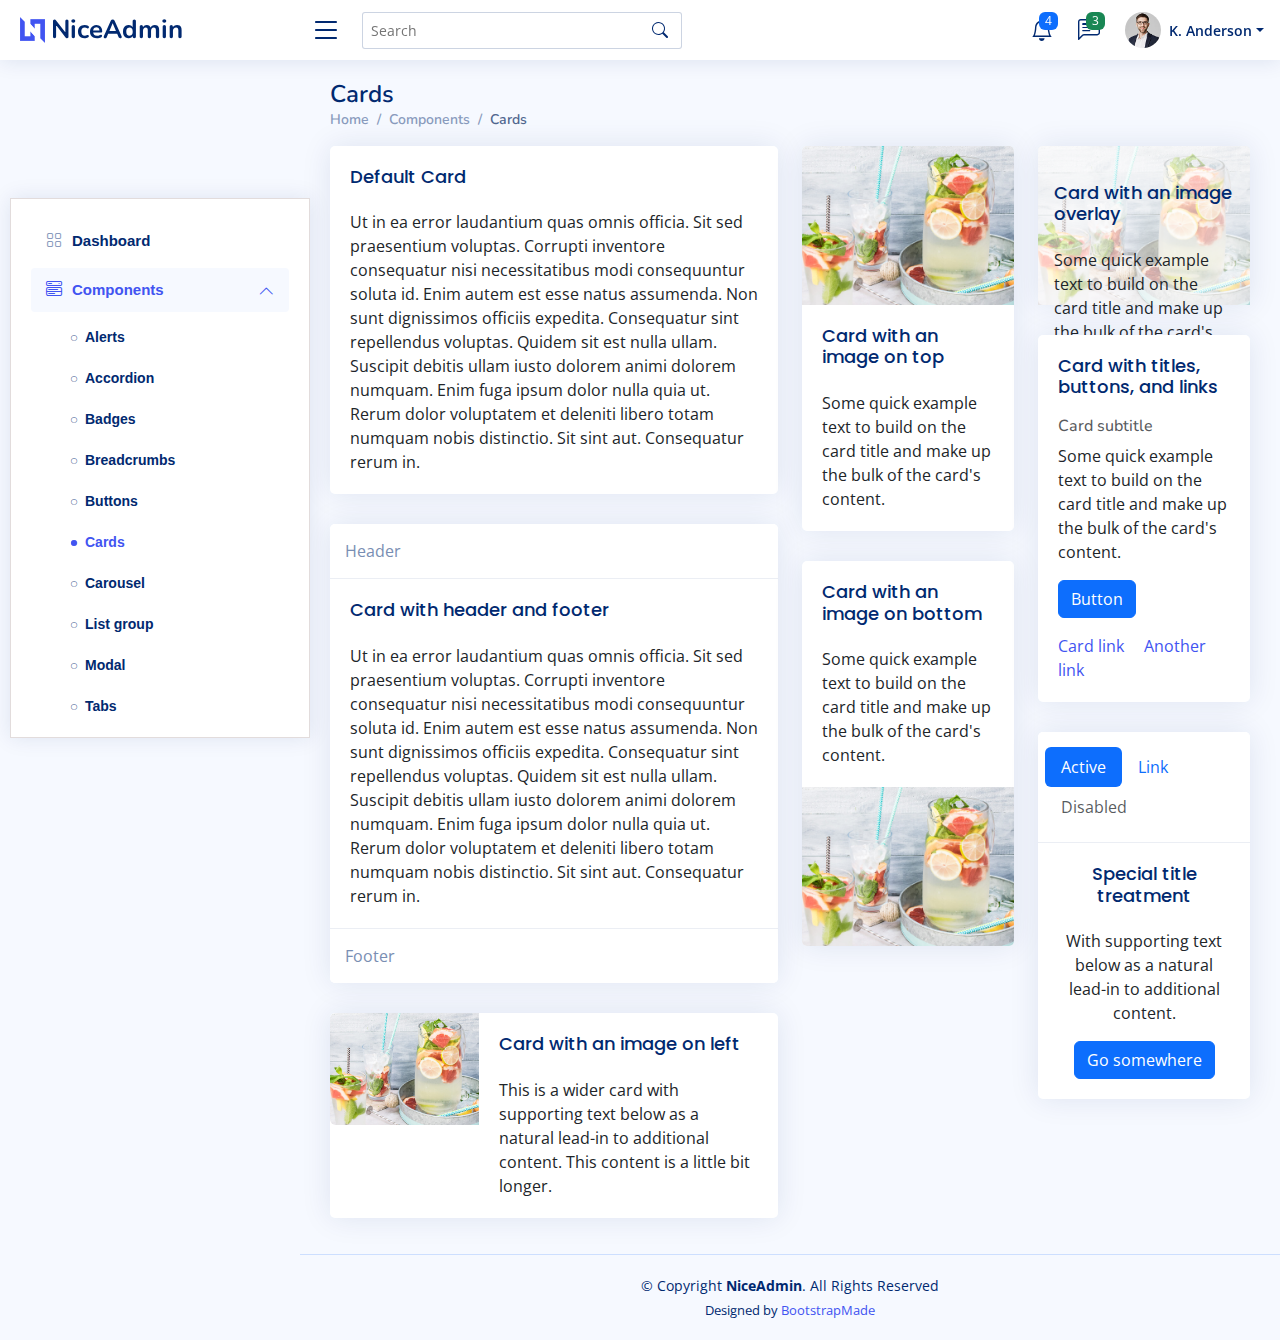
<file: components-cards.html>
<!DOCTYPE html>
<html lang="en">

<head>
  <meta charset="utf-8">
  <meta content="width=device-width, initial-scale=1.0" name="viewport">

  <title>Components / Cards - NiceAdmin Bootstrap Template</title>
  <meta content="" name="description">
  <meta content="" name="keywords">

  <!-- Favicons -->
  <link href="assets/img/favicon.png" rel="icon">
  <link href="assets/img/apple-touch-icon.png" rel="apple-touch-icon">

  <!-- Google Fonts -->
  <link href="https://fonts.gstatic.com" rel="preconnect">
  <link href="https://fonts.googleapis.com/css?family=Open+Sans:300,300i,400,400i,600,600i,700,700i|Nunito:300,300i,400,400i,600,600i,700,700i|Poppins:300,300i,400,400i,500,500i,600,600i,700,700i" rel="stylesheet">

  <!-- Vendor CSS Files -->
  <link href="assets/vendor/bootstrap/css/bootstrap.min.css" rel="stylesheet">
  <link href="assets/vendor/bootstrap-icons/bootstrap-icons.css" rel="stylesheet">
  <link href="assets/vendor/boxicons/css/boxicons.min.css" rel="stylesheet">
  <link href="assets/vendor/quill/quill.snow.css" rel="stylesheet">
  <link href="assets/vendor/quill/quill.bubble.css" rel="stylesheet">
  <link href="assets/vendor/remixicon/remixicon.css" rel="stylesheet">
  <link href="assets/vendor/simple-datatables/style.css" rel="stylesheet">

  <!-- Template Main CSS File -->
  <link href="assets/css/style.css" rel="stylesheet">

  <!-- =======================================================
  * Template Name: NiceAdmin
  * Template URL: https://bootstrapmade.com/nice-admin-bootstrap-admin-html-template/
  * Updated: Apr 20 2024 with Bootstrap v5.3.3
  * Author: BootstrapMade.com
  * License: https://bootstrapmade.com/license/
  ======================================================== -->
</head>

<body>

  <!-- ======= Header ======= -->
  <header id="header" class="header fixed-top d-flex align-items-center">

    <div class="d-flex align-items-center justify-content-between">
      <a href="index.html" class="logo d-flex align-items-center">
        <img src="assets/img/logo.png" alt="">
        <span class="d-none d-lg-block">NiceAdmin</span>
      </a>
      <i class="bi bi-list toggle-sidebar-btn"></i>
    </div><!-- End Logo -->

    <div class="search-bar">
      <form class="search-form d-flex align-items-center" method="POST" action="#">
        <input type="text" name="query" placeholder="Search" title="Enter search keyword">
        <button type="submit" title="Search"><i class="bi bi-search"></i></button>
      </form>
    </div><!-- End Search Bar -->

    <nav class="header-nav ms-auto">
      <ul class="d-flex align-items-center">

        <li class="nav-item d-block d-lg-none">
          <a class="nav-link nav-icon search-bar-toggle " href="#">
            <i class="bi bi-search"></i>
          </a>
        </li><!-- End Search Icon-->

        <li class="nav-item dropdown">

          <a class="nav-link nav-icon" href="#" data-bs-toggle="dropdown">
            <i class="bi bi-bell"></i>
            <span class="badge bg-primary badge-number">4</span>
          </a><!-- End Notification Icon -->

          <ul class="dropdown-menu dropdown-menu-end dropdown-menu-arrow notifications">
            <li class="dropdown-header">
              You have 4 new notifications
              <a href="#"><span class="badge rounded-pill bg-primary p-2 ms-2">View all</span></a>
            </li>
            <li>
              <hr class="dropdown-divider">
            </li>

            <li class="notification-item">
              <i class="bi bi-exclamation-circle text-warning"></i>
              <div>
                <h4>Lorem Ipsum</h4>
                <p>Quae dolorem earum veritatis oditseno</p>
                <p>30 min. ago</p>
              </div>
            </li>

            <li>
              <hr class="dropdown-divider">
            </li>

            <li class="notification-item">
              <i class="bi bi-x-circle text-danger"></i>
              <div>
                <h4>Atque rerum nesciunt</h4>
                <p>Quae dolorem earum veritatis oditseno</p>
                <p>1 hr. ago</p>
              </div>
            </li>

            <li>
              <hr class="dropdown-divider">
            </li>

            <li class="notification-item">
              <i class="bi bi-check-circle text-success"></i>
              <div>
                <h4>Sit rerum fuga</h4>
                <p>Quae dolorem earum veritatis oditseno</p>
                <p>2 hrs. ago</p>
              </div>
            </li>

            <li>
              <hr class="dropdown-divider">
            </li>

            <li class="notification-item">
              <i class="bi bi-info-circle text-primary"></i>
              <div>
                <h4>Dicta reprehenderit</h4>
                <p>Quae dolorem earum veritatis oditseno</p>
                <p>4 hrs. ago</p>
              </div>
            </li>

            <li>
              <hr class="dropdown-divider">
            </li>
            <li class="dropdown-footer">
              <a href="#">Show all notifications</a>
            </li>

          </ul><!-- End Notification Dropdown Items -->

        </li><!-- End Notification Nav -->

        <li class="nav-item dropdown">

          <a class="nav-link nav-icon" href="#" data-bs-toggle="dropdown">
            <i class="bi bi-chat-left-text"></i>
            <span class="badge bg-success badge-number">3</span>
          </a><!-- End Messages Icon -->

          <ul class="dropdown-menu dropdown-menu-end dropdown-menu-arrow messages">
            <li class="dropdown-header">
              You have 3 new messages
              <a href="#"><span class="badge rounded-pill bg-primary p-2 ms-2">View all</span></a>
            </li>
            <li>
              <hr class="dropdown-divider">
            </li>

            <li class="message-item">
              <a href="#">
                <img src="assets/img/messages-1.jpg" alt="" class="rounded-circle">
                <div>
                  <h4>Maria Hudson</h4>
                  <p>Velit asperiores et ducimus soluta repudiandae labore officia est ut...</p>
                  <p>4 hrs. ago</p>
                </div>
              </a>
            </li>
            <li>
              <hr class="dropdown-divider">
            </li>

            <li class="message-item">
              <a href="#">
                <img src="assets/img/messages-2.jpg" alt="" class="rounded-circle">
                <div>
                  <h4>Anna Nelson</h4>
                  <p>Velit asperiores et ducimus soluta repudiandae labore officia est ut...</p>
                  <p>6 hrs. ago</p>
                </div>
              </a>
            </li>
            <li>
              <hr class="dropdown-divider">
            </li>

            <li class="message-item">
              <a href="#">
                <img src="assets/img/messages-3.jpg" alt="" class="rounded-circle">
                <div>
                  <h4>David Muldon</h4>
                  <p>Velit asperiores et ducimus soluta repudiandae labore officia est ut...</p>
                  <p>8 hrs. ago</p>
                </div>
              </a>
            </li>
            <li>
              <hr class="dropdown-divider">
            </li>

            <li class="dropdown-footer">
              <a href="#">Show all messages</a>
            </li>

          </ul><!-- End Messages Dropdown Items -->

        </li><!-- End Messages Nav -->

        <li class="nav-item dropdown pe-3">

          <a class="nav-link nav-profile d-flex align-items-center pe-0" href="#" data-bs-toggle="dropdown">
            <img src="assets/img/profile-img.jpg" alt="Profile" class="rounded-circle">
            <span class="d-none d-md-block dropdown-toggle ps-2">K. Anderson</span>
          </a><!-- End Profile Iamge Icon -->

          <ul class="dropdown-menu dropdown-menu-end dropdown-menu-arrow profile">
            <li class="dropdown-header">
              <h6>Kevin Anderson</h6>
              <span>Web Designer</span>
            </li>
            <li>
              <hr class="dropdown-divider">
            </li>

            <li>
              <a class="dropdown-item d-flex align-items-center" href="users-profile.html">
                <i class="bi bi-person"></i>
                <span>My Profile</span>
              </a>
            </li>
            <li>
              <hr class="dropdown-divider">
            </li>

            <li>
              <a class="dropdown-item d-flex align-items-center" href="users-profile.html">
                <i class="bi bi-gear"></i>
                <span>Account Settings</span>
              </a>
            </li>
            <li>
              <hr class="dropdown-divider">
            </li>

            <li>
              <a class="dropdown-item d-flex align-items-center" href="pages-faq.html">
                <i class="bi bi-question-circle"></i>
                <span>Need Help?</span>
              </a>
            </li>
            <li>
              <hr class="dropdown-divider">
            </li>

            <li>
              <a class="dropdown-item d-flex align-items-center" href="#">
                <i class="bi bi-box-arrow-right"></i>
                <span>Sign Out</span>
              </a>
            </li>

          </ul><!-- End Profile Dropdown Items -->
        </li><!-- End Profile Nav -->

      </ul>
    </nav><!-- End Icons Navigation -->

  </header><!-- End Header -->

  <!-- ======= Sidebar ======= -->
  <aside id="sidebar" class="sidebar">

    <ul class="sidebar-nav" id="sidebar-nav">

      <li class="nav-item">
        <a class="nav-link collapsed" href="index.html">
          <i class="bi bi-grid"></i>
          <span>Dashboard</span>
        </a>
      </li><!-- End Dashboard Nav -->

      <li class="nav-item">
        <a class="nav-link " data-bs-target="#components-nav" data-bs-toggle="collapse" href="#">
          <i class="bi bi-menu-button-wide"></i><span>Components</span><i class="bi bi-chevron-down ms-auto"></i>
        </a>
        <ul id="components-nav" class="nav-content collapse show" data-bs-parent="#sidebar-nav">
          <li>
            <a href="components-alerts.html">
              <i class="bi bi-circle"></i><span>Alerts</span>
            </a>
          </li>
          <li>
            <a href="components-accordion.html">
              <i class="bi bi-circle"></i><span>Accordion</span>
            </a>
          </li>
          <li>
            <a href="components-badges.html">
              <i class="bi bi-circle"></i><span>Badges</span>
            </a>
          </li>
          <li>
            <a href="components-breadcrumbs.html">
              <i class="bi bi-circle"></i><span>Breadcrumbs</span>
            </a>
          </li>
          <li>
            <a href="components-buttons.html">
              <i class="bi bi-circle"></i><span>Buttons</span>
            </a>
          </li>
          <li>
            <a href="components-cards.html" class="active">
              <i class="bi bi-circle"></i><span>Cards</span>
            </a>
          </li>
          <li>
            <a href="components-carousel.html">
              <i class="bi bi-circle"></i><span>Carousel</span>
            </a>
          </li>
          <li>
            <a href="components-list-group.html">
              <i class="bi bi-circle"></i><span>List group</span>
            </a>
          </li>
          <li>
            <a href="components-modal.html">
              <i class="bi bi-circle"></i><span>Modal</span>
            </a>
          </li>
          <li>
            <a href="components-tabs.html">
              <i class="bi bi-circle"></i><span>Tabs</span>
            </a>
          </li>
          <li>
            <a href="components-pagination.html">
              <i class="bi bi-circle"></i><span>Pagination</span>
            </a>
          </li>
          <li>
            <a href="components-progress.html">
              <i class="bi bi-circle"></i><span>Progress</span>
            </a>
          </li>
          <li>
            <a href="components-spinners.html">
              <i class="bi bi-circle"></i><span>Spinners</span>
            </a>
          </li>
          <li>
            <a href="components-tooltips.html">
              <i class="bi bi-circle"></i><span>Tooltips</span>
            </a>
          </li>
        </ul>
      </li><!-- End Components Nav -->

      <li class="nav-item">
        <a class="nav-link collapsed" data-bs-target="#forms-nav" data-bs-toggle="collapse" href="#">
          <i class="bi bi-journal-text"></i><span>Forms</span><i class="bi bi-chevron-down ms-auto"></i>
        </a>
        <ul id="forms-nav" class="nav-content collapse " data-bs-parent="#sidebar-nav">
          <li>
            <a href="forms-elements.html">
              <i class="bi bi-circle"></i><span>Form Elements</span>
            </a>
          </li>
          <li>
            <a href="forms-layouts.html">
              <i class="bi bi-circle"></i><span>Form Layouts</span>
            </a>
          </li>
          <li>
            <a href="forms-editors.html">
              <i class="bi bi-circle"></i><span>Form Editors</span>
            </a>
          </li>
          <li>
            <a href="forms-validation.html">
              <i class="bi bi-circle"></i><span>Form Validation</span>
            </a>
          </li>
        </ul>
      </li><!-- End Forms Nav -->

      <li class="nav-item">
        <a class="nav-link collapsed" data-bs-target="#tables-nav" data-bs-toggle="collapse" href="#">
          <i class="bi bi-layout-text-window-reverse"></i><span>Tables</span><i class="bi bi-chevron-down ms-auto"></i>
        </a>
        <ul id="tables-nav" class="nav-content collapse " data-bs-parent="#sidebar-nav">
          <li>
            <a href="tables-general.html">
              <i class="bi bi-circle"></i><span>General Tables</span>
            </a>
          </li>
          <li>
            <a href="tables-data.html">
              <i class="bi bi-circle"></i><span>Data Tables</span>
            </a>
          </li>
        </ul>
      </li><!-- End Tables Nav -->

      <li class="nav-item">
        <a class="nav-link collapsed" data-bs-target="#charts-nav" data-bs-toggle="collapse" href="#">
          <i class="bi bi-bar-chart"></i><span>Charts</span><i class="bi bi-chevron-down ms-auto"></i>
        </a>
        <ul id="charts-nav" class="nav-content collapse " data-bs-parent="#sidebar-nav">
          <li>
            <a href="charts-chartjs.html">
              <i class="bi bi-circle"></i><span>Chart.js</span>
            </a>
          </li>
          <li>
            <a href="charts-apexcharts.html">
              <i class="bi bi-circle"></i><span>ApexCharts</span>
            </a>
          </li>
          <li>
            <a href="charts-echarts.html">
              <i class="bi bi-circle"></i><span>ECharts</span>
            </a>
          </li>
        </ul>
      </li><!-- End Charts Nav -->

      <li class="nav-item">
        <a class="nav-link collapsed" data-bs-target="#icons-nav" data-bs-toggle="collapse" href="#">
          <i class="bi bi-gem"></i><span>Icons</span><i class="bi bi-chevron-down ms-auto"></i>
        </a>
        <ul id="icons-nav" class="nav-content collapse " data-bs-parent="#sidebar-nav">
          <li>
            <a href="icons-bootstrap.html">
              <i class="bi bi-circle"></i><span>Bootstrap Icons</span>
            </a>
          </li>
          <li>
            <a href="icons-remix.html">
              <i class="bi bi-circle"></i><span>Remix Icons</span>
            </a>
          </li>
          <li>
            <a href="icons-boxicons.html">
              <i class="bi bi-circle"></i><span>Boxicons</span>
            </a>
          </li>
        </ul>
      </li><!-- End Icons Nav -->

      <li class="nav-heading">Pages</li>

      <li class="nav-item">
        <a class="nav-link collapsed" href="users-profile.html">
          <i class="bi bi-person"></i>
          <span>Profile</span>
        </a>
      </li><!-- End Profile Page Nav -->

      <li class="nav-item">
        <a class="nav-link collapsed" href="pages-faq.html">
          <i class="bi bi-question-circle"></i>
          <span>F.A.Q</span>
        </a>
      </li><!-- End F.A.Q Page Nav -->

      <li class="nav-item">
        <a class="nav-link collapsed" href="pages-contact.html">
          <i class="bi bi-envelope"></i>
          <span>Contact</span>
        </a>
      </li><!-- End Contact Page Nav -->

      <li class="nav-item">
        <a class="nav-link collapsed" href="pages-register.html">
          <i class="bi bi-card-list"></i>
          <span>Register</span>
        </a>
      </li><!-- End Register Page Nav -->

      <li class="nav-item">
        <a class="nav-link collapsed" href="pages-login.html">
          <i class="bi bi-box-arrow-in-right"></i>
          <span>Login</span>
        </a>
      </li><!-- End Login Page Nav -->

      <li class="nav-item">
        <a class="nav-link collapsed" href="pages-error-404.html">
          <i class="bi bi-dash-circle"></i>
          <span>Error 404</span>
        </a>
      </li><!-- End Error 404 Page Nav -->

      <li class="nav-item">
        <a class="nav-link collapsed" href="pages-blank.html">
          <i class="bi bi-file-earmark"></i>
          <span>Blank</span>
        </a>
      </li><!-- End Blank Page Nav -->

    </ul>

  </aside><!-- End Sidebar-->

  <main id="main" class="main">

    <div class="pagetitle">
      <h1>Cards</h1>
      <nav>
        <ol class="breadcrumb">
          <li class="breadcrumb-item"><a href="index.html">Home</a></li>
          <li class="breadcrumb-item">Components</li>
          <li class="breadcrumb-item active">Cards</li>
        </ol>
      </nav>
    </div><!-- End Page Title -->

    <section class="section">
      <div class="row align-items-top">
        <div class="col-lg-6">

          <!-- Default Card -->
          <div class="card">
            <div class="card-body">
              <h5 class="card-title">Default Card</h5>
              Ut in ea error laudantium quas omnis officia. Sit sed praesentium voluptas. Corrupti inventore consequatur nisi necessitatibus modi consequuntur soluta id. Enim autem est esse natus assumenda. Non sunt dignissimos officiis expedita. Consequatur sint repellendus voluptas.
              Quidem sit est nulla ullam. Suscipit debitis ullam iusto dolorem animi dolorem numquam. Enim fuga ipsum dolor nulla quia ut.
              Rerum dolor voluptatem et deleniti libero totam numquam nobis distinctio. Sit sint aut. Consequatur rerum in.
            </div>
          </div><!-- End Default Card -->

          <!-- Card with header and footer -->
          <div class="card">
            <div class="card-header">Header</div>
            <div class="card-body">
              <h5 class="card-title">Card with header and footer</h5>
              Ut in ea error laudantium quas omnis officia. Sit sed praesentium voluptas. Corrupti inventore consequatur nisi necessitatibus modi consequuntur soluta id. Enim autem est esse natus assumenda. Non sunt dignissimos officiis expedita. Consequatur sint repellendus voluptas.
              Quidem sit est nulla ullam. Suscipit debitis ullam iusto dolorem animi dolorem numquam. Enim fuga ipsum dolor nulla quia ut.
              Rerum dolor voluptatem et deleniti libero totam numquam nobis distinctio. Sit sint aut. Consequatur rerum in.
            </div>
            <div class="card-footer">
              Footer
            </div>
          </div><!-- End Card with header and footer -->

          <!-- Card with an image on left -->
          <div class="card mb-3">
            <div class="row g-0">
              <div class="col-md-4">
                <img src="assets/img/card.jpg" class="img-fluid rounded-start" alt="...">
              </div>
              <div class="col-md-8">
                <div class="card-body">
                  <h5 class="card-title">Card with an image on left</h5>
                  <p class="card-text">This is a wider card with supporting text below as a natural lead-in to additional content. This content is a little bit longer.</p>
                </div>
              </div>
            </div>
          </div><!-- End Card with an image on left -->

        </div>

        <div class="col-lg-3">

          <!-- Card with an image on top -->
          <div class="card">
            <img src="assets/img/card.jpg" class="card-img-top" alt="...">
            <div class="card-body">
              <h5 class="card-title">Card with an image on top</h5>
              <p class="card-text">Some quick example text to build on the card title and make up the bulk of the card's content.</p>
            </div>
          </div><!-- End Card with an image on top -->

          <!-- Card with an image on bottom -->
          <div class="card">
            <div class="card-body">
              <h5 class="card-title">Card with an image on bottom</h5>
              <p class="card-text">Some quick example text to build on the card title and make up the bulk of the card's content.</p>
            </div>
            <img src="assets/img/card.jpg" class="card-img-bottom" alt="...">
          </div><!-- End Card with an image on bottom -->

        </div>

        <div class="col-lg-3">

          <!-- Card with an image overlay -->
          <div class="card">
            <img src="assets/img/card.jpg" class="card-img-top" alt="...">
            <div class="card-img-overlay">
              <h5 class="card-title">Card with an image overlay</h5>
              <p class="card-text">Some quick example text to build on the card title and make up the bulk of the card's content.</p>
            </div>
          </div><!-- End Card with an image overlay -->

          <!-- Card with titles, buttons, and links -->
          <div class="card">
            <div class="card-body">
              <h5 class="card-title">Card with titles, buttons, and links</h5>
              <h6 class="card-subtitle mb-2 text-muted">Card subtitle</h6>
              <p class="card-text">Some quick example text to build on the card title and make up the bulk of the card's content.</p>
              <p class="card-text"><a href="#" class="btn btn-primary">Button</a></p>
              <a href="#" class="card-link">Card link</a>
              <a href="#" class="card-link">Another link</a>
            </div>
          </div><!-- End Card with titles, buttons, and links -->

          <!-- Special title treatmen -->
          <div class="card text-center">
            <div class="card-header">
              <ul class="nav nav-pills card-header-pills">
                <li class="nav-item">
                  <a class="nav-link active" href="#">Active</a>
                </li>
                <li class="nav-item">
                  <a class="nav-link" href="#">Link</a>
                </li>
                <li class="nav-item">
                  <a class="nav-link disabled" href="#" tabindex="-1" aria-disabled="true">Disabled</a>
                </li>
              </ul>
            </div>
            <div class="card-body">
              <h5 class="card-title">Special title treatment</h5>
              <p class="card-text">With supporting text below as a natural lead-in to additional content.</p>
              <a href="#" class="btn btn-primary">Go somewhere</a>
            </div>
          </div><!-- End Special title treatmen -->

        </div>

      </div>
    </section>

  </main><!-- End #main -->

  <!-- ======= Footer ======= -->
  <footer id="footer" class="footer">
    <div class="copyright">
      &copy; Copyright <strong><span>NiceAdmin</span></strong>. All Rights Reserved
    </div>
    <div class="credits">
      <!-- All the links in the footer should remain intact. -->
      <!-- You can delete the links only if you purchased the pro version. -->
      <!-- Licensing information: https://bootstrapmade.com/license/ -->
      <!-- Purchase the pro version with working PHP/AJAX contact form: https://bootstrapmade.com/nice-admin-bootstrap-admin-html-template/ -->
      Designed by <a href="https://bootstrapmade.com/">BootstrapMade</a>
    </div>
  </footer><!-- End Footer -->

  <a href="#" class="back-to-top d-flex align-items-center justify-content-center"><i class="bi bi-arrow-up-short"></i></a>

  <!-- Vendor JS Files -->
  <script src="assets/vendor/apexcharts/apexcharts.min.js"></script>
  <script src="assets/vendor/bootstrap/js/bootstrap.bundle.min.js"></script>
  <script src="assets/vendor/chart.js/chart.umd.js"></script>
  <script src="assets/vendor/echarts/echarts.min.js"></script>
  <script src="assets/vendor/quill/quill.js"></script>
  <script src="assets/vendor/simple-datatables/simple-datatables.js"></script>
  <script src="assets/vendor/tinymce/tinymce.min.js"></script>
  <script src="assets/vendor/php-email-form/validate.js"></script>

  <!-- Template Main JS File -->
  <script src="assets/js/main.js"></script>

</body>

</html>
</file>
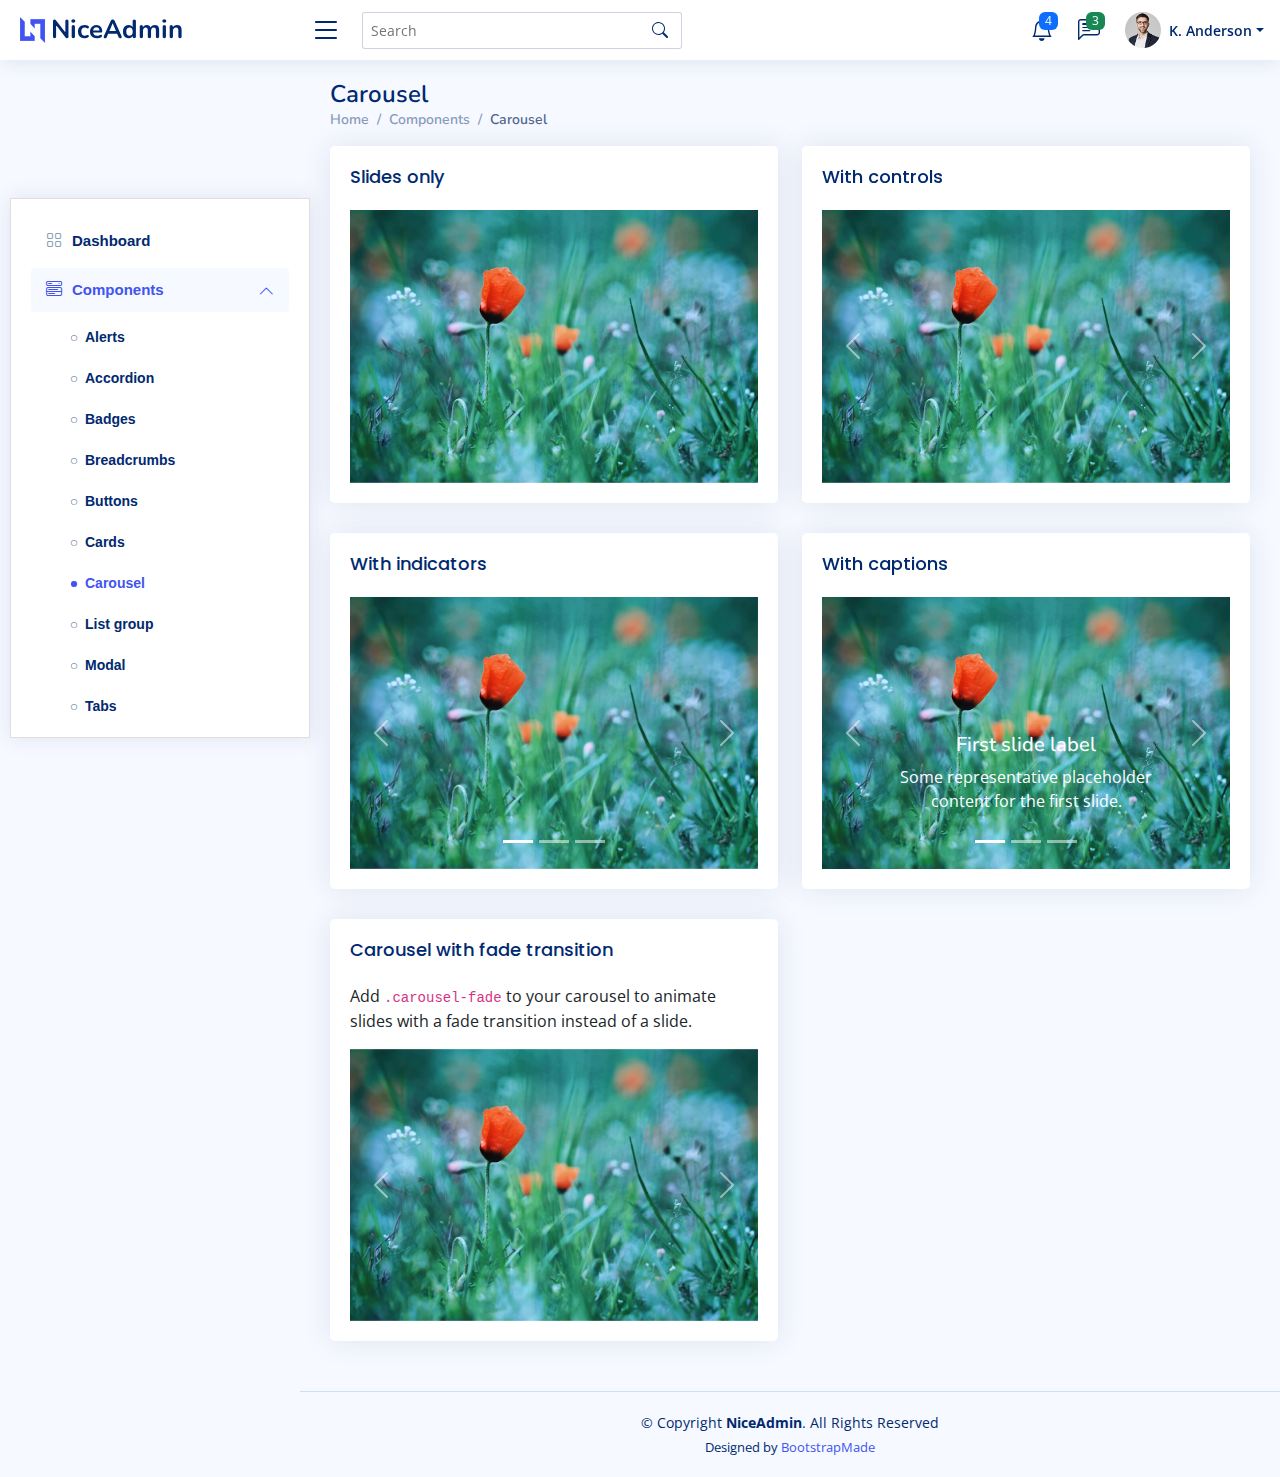
<file: components-carousel.html>
<!DOCTYPE html>
<html lang="en">

<head>
  <meta charset="utf-8">
  <meta content="width=device-width, initial-scale=1.0" name="viewport">

  <title>Components / Carousel - NiceAdmin Bootstrap Template</title>
  <meta content="" name="description">
  <meta content="" name="keywords">

  <!-- Favicons -->
  <link href="assets/img/favicon.png" rel="icon">
  <link href="assets/img/apple-touch-icon.png" rel="apple-touch-icon">

  <!-- Google Fonts -->
  <link href="https://fonts.gstatic.com" rel="preconnect">
  <link href="https://fonts.googleapis.com/css?family=Open+Sans:300,300i,400,400i,600,600i,700,700i|Nunito:300,300i,400,400i,600,600i,700,700i|Poppins:300,300i,400,400i,500,500i,600,600i,700,700i" rel="stylesheet">

  <!-- Vendor CSS Files -->
  <link href="assets/vendor/bootstrap/css/bootstrap.min.css" rel="stylesheet">
  <link href="assets/vendor/bootstrap-icons/bootstrap-icons.css" rel="stylesheet">
  <link href="assets/vendor/boxicons/css/boxicons.min.css" rel="stylesheet">
  <link href="assets/vendor/quill/quill.snow.css" rel="stylesheet">
  <link href="assets/vendor/quill/quill.bubble.css" rel="stylesheet">
  <link href="assets/vendor/remixicon/remixicon.css" rel="stylesheet">
  <link href="assets/vendor/simple-datatables/style.css" rel="stylesheet">

  <!-- Template Main CSS File -->
  <link href="assets/css/style.css" rel="stylesheet">

  <!-- =======================================================
  * Template Name: NiceAdmin
  * Template URL: https://bootstrapmade.com/nice-admin-bootstrap-admin-html-template/
  * Updated: Apr 20 2024 with Bootstrap v5.3.3
  * Author: BootstrapMade.com
  * License: https://bootstrapmade.com/license/
  ======================================================== -->
</head>

<body>

  <!-- ======= Header ======= -->
  <header id="header" class="header fixed-top d-flex align-items-center">

    <div class="d-flex align-items-center justify-content-between">
      <a href="index.html" class="logo d-flex align-items-center">
        <img src="assets/img/logo.png" alt="">
        <span class="d-none d-lg-block">NiceAdmin</span>
      </a>
      <i class="bi bi-list toggle-sidebar-btn"></i>
    </div><!-- End Logo -->

    <div class="search-bar">
      <form class="search-form d-flex align-items-center" method="POST" action="#">
        <input type="text" name="query" placeholder="Search" title="Enter search keyword">
        <button type="submit" title="Search"><i class="bi bi-search"></i></button>
      </form>
    </div><!-- End Search Bar -->

    <nav class="header-nav ms-auto">
      <ul class="d-flex align-items-center">

        <li class="nav-item d-block d-lg-none">
          <a class="nav-link nav-icon search-bar-toggle " href="#">
            <i class="bi bi-search"></i>
          </a>
        </li><!-- End Search Icon-->

        <li class="nav-item dropdown">

          <a class="nav-link nav-icon" href="#" data-bs-toggle="dropdown">
            <i class="bi bi-bell"></i>
            <span class="badge bg-primary badge-number">4</span>
          </a><!-- End Notification Icon -->

          <ul class="dropdown-menu dropdown-menu-end dropdown-menu-arrow notifications">
            <li class="dropdown-header">
              You have 4 new notifications
              <a href="#"><span class="badge rounded-pill bg-primary p-2 ms-2">View all</span></a>
            </li>
            <li>
              <hr class="dropdown-divider">
            </li>

            <li class="notification-item">
              <i class="bi bi-exclamation-circle text-warning"></i>
              <div>
                <h4>Lorem Ipsum</h4>
                <p>Quae dolorem earum veritatis oditseno</p>
                <p>30 min. ago</p>
              </div>
            </li>

            <li>
              <hr class="dropdown-divider">
            </li>

            <li class="notification-item">
              <i class="bi bi-x-circle text-danger"></i>
              <div>
                <h4>Atque rerum nesciunt</h4>
                <p>Quae dolorem earum veritatis oditseno</p>
                <p>1 hr. ago</p>
              </div>
            </li>

            <li>
              <hr class="dropdown-divider">
            </li>

            <li class="notification-item">
              <i class="bi bi-check-circle text-success"></i>
              <div>
                <h4>Sit rerum fuga</h4>
                <p>Quae dolorem earum veritatis oditseno</p>
                <p>2 hrs. ago</p>
              </div>
            </li>

            <li>
              <hr class="dropdown-divider">
            </li>

            <li class="notification-item">
              <i class="bi bi-info-circle text-primary"></i>
              <div>
                <h4>Dicta reprehenderit</h4>
                <p>Quae dolorem earum veritatis oditseno</p>
                <p>4 hrs. ago</p>
              </div>
            </li>

            <li>
              <hr class="dropdown-divider">
            </li>
            <li class="dropdown-footer">
              <a href="#">Show all notifications</a>
            </li>

          </ul><!-- End Notification Dropdown Items -->

        </li><!-- End Notification Nav -->

        <li class="nav-item dropdown">

          <a class="nav-link nav-icon" href="#" data-bs-toggle="dropdown">
            <i class="bi bi-chat-left-text"></i>
            <span class="badge bg-success badge-number">3</span>
          </a><!-- End Messages Icon -->

          <ul class="dropdown-menu dropdown-menu-end dropdown-menu-arrow messages">
            <li class="dropdown-header">
              You have 3 new messages
              <a href="#"><span class="badge rounded-pill bg-primary p-2 ms-2">View all</span></a>
            </li>
            <li>
              <hr class="dropdown-divider">
            </li>

            <li class="message-item">
              <a href="#">
                <img src="assets/img/messages-1.jpg" alt="" class="rounded-circle">
                <div>
                  <h4>Maria Hudson</h4>
                  <p>Velit asperiores et ducimus soluta repudiandae labore officia est ut...</p>
                  <p>4 hrs. ago</p>
                </div>
              </a>
            </li>
            <li>
              <hr class="dropdown-divider">
            </li>

            <li class="message-item">
              <a href="#">
                <img src="assets/img/messages-2.jpg" alt="" class="rounded-circle">
                <div>
                  <h4>Anna Nelson</h4>
                  <p>Velit asperiores et ducimus soluta repudiandae labore officia est ut...</p>
                  <p>6 hrs. ago</p>
                </div>
              </a>
            </li>
            <li>
              <hr class="dropdown-divider">
            </li>

            <li class="message-item">
              <a href="#">
                <img src="assets/img/messages-3.jpg" alt="" class="rounded-circle">
                <div>
                  <h4>David Muldon</h4>
                  <p>Velit asperiores et ducimus soluta repudiandae labore officia est ut...</p>
                  <p>8 hrs. ago</p>
                </div>
              </a>
            </li>
            <li>
              <hr class="dropdown-divider">
            </li>

            <li class="dropdown-footer">
              <a href="#">Show all messages</a>
            </li>

          </ul><!-- End Messages Dropdown Items -->

        </li><!-- End Messages Nav -->

        <li class="nav-item dropdown pe-3">

          <a class="nav-link nav-profile d-flex align-items-center pe-0" href="#" data-bs-toggle="dropdown">
            <img src="assets/img/profile-img.jpg" alt="Profile" class="rounded-circle">
            <span class="d-none d-md-block dropdown-toggle ps-2">K. Anderson</span>
          </a><!-- End Profile Iamge Icon -->

          <ul class="dropdown-menu dropdown-menu-end dropdown-menu-arrow profile">
            <li class="dropdown-header">
              <h6>Kevin Anderson</h6>
              <span>Web Designer</span>
            </li>
            <li>
              <hr class="dropdown-divider">
            </li>

            <li>
              <a class="dropdown-item d-flex align-items-center" href="users-profile.html">
                <i class="bi bi-person"></i>
                <span>My Profile</span>
              </a>
            </li>
            <li>
              <hr class="dropdown-divider">
            </li>

            <li>
              <a class="dropdown-item d-flex align-items-center" href="users-profile.html">
                <i class="bi bi-gear"></i>
                <span>Account Settings</span>
              </a>
            </li>
            <li>
              <hr class="dropdown-divider">
            </li>

            <li>
              <a class="dropdown-item d-flex align-items-center" href="pages-faq.html">
                <i class="bi bi-question-circle"></i>
                <span>Need Help?</span>
              </a>
            </li>
            <li>
              <hr class="dropdown-divider">
            </li>

            <li>
              <a class="dropdown-item d-flex align-items-center" href="#">
                <i class="bi bi-box-arrow-right"></i>
                <span>Sign Out</span>
              </a>
            </li>

          </ul><!-- End Profile Dropdown Items -->
        </li><!-- End Profile Nav -->

      </ul>
    </nav><!-- End Icons Navigation -->

  </header><!-- End Header -->

  <!-- ======= Sidebar ======= -->
  <aside id="sidebar" class="sidebar">

    <ul class="sidebar-nav" id="sidebar-nav">

      <li class="nav-item">
        <a class="nav-link collapsed" href="index.html">
          <i class="bi bi-grid"></i>
          <span>Dashboard</span>
        </a>
      </li><!-- End Dashboard Nav -->

      <li class="nav-item">
        <a class="nav-link " data-bs-target="#components-nav" data-bs-toggle="collapse" href="#">
          <i class="bi bi-menu-button-wide"></i><span>Components</span><i class="bi bi-chevron-down ms-auto"></i>
        </a>
        <ul id="components-nav" class="nav-content collapse show" data-bs-parent="#sidebar-nav">
          <li>
            <a href="components-alerts.html">
              <i class="bi bi-circle"></i><span>Alerts</span>
            </a>
          </li>
          <li>
            <a href="components-accordion.html">
              <i class="bi bi-circle"></i><span>Accordion</span>
            </a>
          </li>
          <li>
            <a href="components-badges.html">
              <i class="bi bi-circle"></i><span>Badges</span>
            </a>
          </li>
          <li>
            <a href="components-breadcrumbs.html">
              <i class="bi bi-circle"></i><span>Breadcrumbs</span>
            </a>
          </li>
          <li>
            <a href="components-buttons.html">
              <i class="bi bi-circle"></i><span>Buttons</span>
            </a>
          </li>
          <li>
            <a href="components-cards.html">
              <i class="bi bi-circle"></i><span>Cards</span>
            </a>
          </li>
          <li>
            <a href="components-carousel.html" class="active">
              <i class="bi bi-circle"></i><span>Carousel</span>
            </a>
          </li>
          <li>
            <a href="components-list-group.html">
              <i class="bi bi-circle"></i><span>List group</span>
            </a>
          </li>
          <li>
            <a href="components-modal.html">
              <i class="bi bi-circle"></i><span>Modal</span>
            </a>
          </li>
          <li>
            <a href="components-tabs.html">
              <i class="bi bi-circle"></i><span>Tabs</span>
            </a>
          </li>
          <li>
            <a href="components-pagination.html">
              <i class="bi bi-circle"></i><span>Pagination</span>
            </a>
          </li>
          <li>
            <a href="components-progress.html">
              <i class="bi bi-circle"></i><span>Progress</span>
            </a>
          </li>
          <li>
            <a href="components-spinners.html">
              <i class="bi bi-circle"></i><span>Spinners</span>
            </a>
          </li>
          <li>
            <a href="components-tooltips.html">
              <i class="bi bi-circle"></i><span>Tooltips</span>
            </a>
          </li>
        </ul>
      </li><!-- End Components Nav -->

      <li class="nav-item">
        <a class="nav-link collapsed" data-bs-target="#forms-nav" data-bs-toggle="collapse" href="#">
          <i class="bi bi-journal-text"></i><span>Forms</span><i class="bi bi-chevron-down ms-auto"></i>
        </a>
        <ul id="forms-nav" class="nav-content collapse " data-bs-parent="#sidebar-nav">
          <li>
            <a href="forms-elements.html">
              <i class="bi bi-circle"></i><span>Form Elements</span>
            </a>
          </li>
          <li>
            <a href="forms-layouts.html">
              <i class="bi bi-circle"></i><span>Form Layouts</span>
            </a>
          </li>
          <li>
            <a href="forms-editors.html">
              <i class="bi bi-circle"></i><span>Form Editors</span>
            </a>
          </li>
          <li>
            <a href="forms-validation.html">
              <i class="bi bi-circle"></i><span>Form Validation</span>
            </a>
          </li>
        </ul>
      </li><!-- End Forms Nav -->

      <li class="nav-item">
        <a class="nav-link collapsed" data-bs-target="#tables-nav" data-bs-toggle="collapse" href="#">
          <i class="bi bi-layout-text-window-reverse"></i><span>Tables</span><i class="bi bi-chevron-down ms-auto"></i>
        </a>
        <ul id="tables-nav" class="nav-content collapse " data-bs-parent="#sidebar-nav">
          <li>
            <a href="tables-general.html">
              <i class="bi bi-circle"></i><span>General Tables</span>
            </a>
          </li>
          <li>
            <a href="tables-data.html">
              <i class="bi bi-circle"></i><span>Data Tables</span>
            </a>
          </li>
        </ul>
      </li><!-- End Tables Nav -->

      <li class="nav-item">
        <a class="nav-link collapsed" data-bs-target="#charts-nav" data-bs-toggle="collapse" href="#">
          <i class="bi bi-bar-chart"></i><span>Charts</span><i class="bi bi-chevron-down ms-auto"></i>
        </a>
        <ul id="charts-nav" class="nav-content collapse " data-bs-parent="#sidebar-nav">
          <li>
            <a href="charts-chartjs.html">
              <i class="bi bi-circle"></i><span>Chart.js</span>
            </a>
          </li>
          <li>
            <a href="charts-apexcharts.html">
              <i class="bi bi-circle"></i><span>ApexCharts</span>
            </a>
          </li>
          <li>
            <a href="charts-echarts.html">
              <i class="bi bi-circle"></i><span>ECharts</span>
            </a>
          </li>
        </ul>
      </li><!-- End Charts Nav -->

      <li class="nav-item">
        <a class="nav-link collapsed" data-bs-target="#icons-nav" data-bs-toggle="collapse" href="#">
          <i class="bi bi-gem"></i><span>Icons</span><i class="bi bi-chevron-down ms-auto"></i>
        </a>
        <ul id="icons-nav" class="nav-content collapse " data-bs-parent="#sidebar-nav">
          <li>
            <a href="icons-bootstrap.html">
              <i class="bi bi-circle"></i><span>Bootstrap Icons</span>
            </a>
          </li>
          <li>
            <a href="icons-remix.html">
              <i class="bi bi-circle"></i><span>Remix Icons</span>
            </a>
          </li>
          <li>
            <a href="icons-boxicons.html">
              <i class="bi bi-circle"></i><span>Boxicons</span>
            </a>
          </li>
        </ul>
      </li><!-- End Icons Nav -->

      <li class="nav-heading">Pages</li>

      <li class="nav-item">
        <a class="nav-link collapsed" href="users-profile.html">
          <i class="bi bi-person"></i>
          <span>Profile</span>
        </a>
      </li><!-- End Profile Page Nav -->

      <li class="nav-item">
        <a class="nav-link collapsed" href="pages-faq.html">
          <i class="bi bi-question-circle"></i>
          <span>F.A.Q</span>
        </a>
      </li><!-- End F.A.Q Page Nav -->

      <li class="nav-item">
        <a class="nav-link collapsed" href="pages-contact.html">
          <i class="bi bi-envelope"></i>
          <span>Contact</span>
        </a>
      </li><!-- End Contact Page Nav -->

      <li class="nav-item">
        <a class="nav-link collapsed" href="pages-register.html">
          <i class="bi bi-card-list"></i>
          <span>Register</span>
        </a>
      </li><!-- End Register Page Nav -->

      <li class="nav-item">
        <a class="nav-link collapsed" href="pages-login.html">
          <i class="bi bi-box-arrow-in-right"></i>
          <span>Login</span>
        </a>
      </li><!-- End Login Page Nav -->

      <li class="nav-item">
        <a class="nav-link collapsed" href="pages-error-404.html">
          <i class="bi bi-dash-circle"></i>
          <span>Error 404</span>
        </a>
      </li><!-- End Error 404 Page Nav -->

      <li class="nav-item">
        <a class="nav-link collapsed" href="pages-blank.html">
          <i class="bi bi-file-earmark"></i>
          <span>Blank</span>
        </a>
      </li><!-- End Blank Page Nav -->

    </ul>

  </aside><!-- End Sidebar-->

  <main id="main" class="main">

    <div class="pagetitle">
      <h1>Carousel</h1>
      <nav>
        <ol class="breadcrumb">
          <li class="breadcrumb-item"><a href="index.html">Home</a></li>
          <li class="breadcrumb-item">Components</li>
          <li class="breadcrumb-item active">Carousel</li>
        </ol>
      </nav>
    </div><!-- End Page Title -->

    <section class="section">
      <div class="row">
        <div class="col-lg-6">

          <div class="card">
            <div class="card-body">
              <h5 class="card-title">Slides only</h5>

              <!-- Slides only carousel -->
              <div id="carouselExampleSlidesOnly" class="carousel slide" data-bs-ride="carousel">
                <div class="carousel-inner">
                  <div class="carousel-item active">
                    <img src="assets/img/slides-1.jpg" class="d-block w-100" alt="...">
                  </div>
                  <div class="carousel-item">
                    <img src="assets/img/slides-2.jpg" class="d-block w-100" alt="...">
                  </div>
                  <div class="carousel-item">
                    <img src="assets/img/slides-3.jpg" class="d-block w-100" alt="...">
                  </div>
                </div>
              </div><!-- End Slides only carousel-->

            </div>
          </div>

          <div class="card">
            <div class="card-body">
              <h5 class="card-title">With indicators</h5>

              <!-- Slides with indicators -->
              <div id="carouselExampleIndicators" class="carousel slide" data-bs-ride="carousel">
                <div class="carousel-indicators">
                  <button type="button" data-bs-target="#carouselExampleIndicators" data-bs-slide-to="0" class="active" aria-current="true" aria-label="Slide 1"></button>
                  <button type="button" data-bs-target="#carouselExampleIndicators" data-bs-slide-to="1" aria-label="Slide 2"></button>
                  <button type="button" data-bs-target="#carouselExampleIndicators" data-bs-slide-to="2" aria-label="Slide 3"></button>
                </div>
                <div class="carousel-inner">
                  <div class="carousel-item active">
                    <img src="assets/img/slides-1.jpg" class="d-block w-100" alt="...">
                  </div>
                  <div class="carousel-item">
                    <img src="assets/img/slides-2.jpg" class="d-block w-100" alt="...">
                  </div>
                  <div class="carousel-item">
                    <img src="assets/img/slides-3.jpg" class="d-block w-100" alt="...">
                  </div>
                </div>

                <button class="carousel-control-prev" type="button" data-bs-target="#carouselExampleIndicators" data-bs-slide="prev">
                  <span class="carousel-control-prev-icon" aria-hidden="true"></span>
                  <span class="visually-hidden">Previous</span>
                </button>
                <button class="carousel-control-next" type="button" data-bs-target="#carouselExampleIndicators" data-bs-slide="next">
                  <span class="carousel-control-next-icon" aria-hidden="true"></span>
                  <span class="visually-hidden">Next</span>
                </button>

              </div><!-- End Slides with indicators -->

            </div>
          </div>

          <div class="card">
            <div class="card-body">
              <h5 class="card-title">Carousel with fade transition</h5>
              <p>Add <code>.carousel-fade</code> to your carousel to animate slides with a fade transition instead of a slide.</p>

              <!-- Slides with fade transition -->
              <div id="carouselExampleFade" class="carousel slide carousel-fade" data-bs-ride="carousel">
                <div class="carousel-inner">
                  <div class="carousel-item active">
                    <img src="assets/img/slides-1.jpg" class="d-block w-100" alt="...">
                  </div>
                  <div class="carousel-item">
                    <img src="assets/img/slides-2.jpg" class="d-block w-100" alt="...">
                  </div>
                  <div class="carousel-item">
                    <img src="assets/img/slides-3.jpg" class="d-block w-100" alt="...">
                  </div>
                </div>

                <button class="carousel-control-prev" type="button" data-bs-target="#carouselExampleFade" data-bs-slide="prev">
                  <span class="carousel-control-prev-icon" aria-hidden="true"></span>
                  <span class="visually-hidden">Previous</span>
                </button>
                <button class="carousel-control-next" type="button" data-bs-target="#carouselExampleFade" data-bs-slide="next">
                  <span class="carousel-control-next-icon" aria-hidden="true"></span>
                  <span class="visually-hidden">Next</span>
                </button>

              </div><!-- End Slides with fade transition -->

            </div>
          </div>

        </div>

        <div class="col-lg-6">

          <div class="card">
            <div class="card-body">
              <h5 class="card-title">With controls</h5>

              <!-- Slides with controls -->
              <div id="carouselExampleControls" class="carousel slide" data-bs-ride="carousel">
                <div class="carousel-inner">
                  <div class="carousel-item active">
                    <img src="assets/img/slides-1.jpg" class="d-block w-100" alt="...">
                  </div>
                  <div class="carousel-item">
                    <img src="assets/img/slides-2.jpg" class="d-block w-100" alt="...">
                  </div>
                  <div class="carousel-item">
                    <img src="assets/img/slides-3.jpg" class="d-block w-100" alt="...">
                  </div>
                </div>

                <button class="carousel-control-prev" type="button" data-bs-target="#carouselExampleControls" data-bs-slide="prev">
                  <span class="carousel-control-prev-icon" aria-hidden="true"></span>
                  <span class="visually-hidden">Previous</span>
                </button>
                <button class="carousel-control-next" type="button" data-bs-target="#carouselExampleControls" data-bs-slide="next">
                  <span class="carousel-control-next-icon" aria-hidden="true"></span>
                  <span class="visually-hidden">Next</span>
                </button>

              </div><!-- End Slides with controls -->

            </div>
          </div>

          <div class="card">
            <div class="card-body">
              <h5 class="card-title">With captions</h5>

              <!-- Slides with captions -->
              <div id="carouselExampleCaptions" class="carousel slide" data-bs-ride="carousel">
                <div class="carousel-indicators">
                  <button type="button" data-bs-target="#carouselExampleCaptions" data-bs-slide-to="0" class="active" aria-current="true" aria-label="Slide 1"></button>
                  <button type="button" data-bs-target="#carouselExampleCaptions" data-bs-slide-to="1" aria-label="Slide 2"></button>
                  <button type="button" data-bs-target="#carouselExampleCaptions" data-bs-slide-to="2" aria-label="Slide 3"></button>
                </div>
                <div class="carousel-inner">
                  <div class="carousel-item active">
                    <img src="assets/img/slides-1.jpg" class="d-block w-100" alt="...">
                    <div class="carousel-caption d-none d-md-block">
                      <h5>First slide label</h5>
                      <p>Some representative placeholder content for the first slide.</p>
                    </div>
                  </div>
                  <div class="carousel-item">
                    <img src="assets/img/slides-2.jpg" class="d-block w-100" alt="...">
                    <div class="carousel-caption d-none d-md-block">
                      <h5>Second slide label</h5>
                      <p>Some representative placeholder content for the second slide.</p>
                    </div>
                  </div>
                  <div class="carousel-item">
                    <img src="assets/img/slides-3.jpg" class="d-block w-100" alt="...">
                    <div class="carousel-caption d-none d-md-block">
                      <h5>Third slide label</h5>
                      <p>Some representative placeholder content for the third slide.</p>
                    </div>
                  </div>
                </div>

                <button class="carousel-control-prev" type="button" data-bs-target="#carouselExampleCaptions" data-bs-slide="prev">
                  <span class="carousel-control-prev-icon" aria-hidden="true"></span>
                  <span class="visually-hidden">Previous</span>
                </button>
                <button class="carousel-control-next" type="button" data-bs-target="#carouselExampleCaptions" data-bs-slide="next">
                  <span class="carousel-control-next-icon" aria-hidden="true"></span>
                  <span class="visually-hidden">Next</span>
                </button>

              </div><!-- End Slides with captions -->

            </div>
          </div>

        </div>
      </div>
    </section>

  </main><!-- End #main -->

  <!-- ======= Footer ======= -->
  <footer id="footer" class="footer">
    <div class="copyright">
      &copy; Copyright <strong><span>NiceAdmin</span></strong>. All Rights Reserved
    </div>
    <div class="credits">
      <!-- All the links in the footer should remain intact. -->
      <!-- You can delete the links only if you purchased the pro version. -->
      <!-- Licensing information: https://bootstrapmade.com/license/ -->
      <!-- Purchase the pro version with working PHP/AJAX contact form: https://bootstrapmade.com/nice-admin-bootstrap-admin-html-template/ -->
      Designed by <a href="https://bootstrapmade.com/">BootstrapMade</a>
    </div>
  </footer><!-- End Footer -->

  <a href="#" class="back-to-top d-flex align-items-center justify-content-center"><i class="bi bi-arrow-up-short"></i></a>

  <!-- Vendor JS Files -->
  <script src="assets/vendor/apexcharts/apexcharts.min.js"></script>
  <script src="assets/vendor/bootstrap/js/bootstrap.bundle.min.js"></script>
  <script src="assets/vendor/chart.js/chart.umd.js"></script>
  <script src="assets/vendor/echarts/echarts.min.js"></script>
  <script src="assets/vendor/quill/quill.js"></script>
  <script src="assets/vendor/simple-datatables/simple-datatables.js"></script>
  <script src="assets/vendor/tinymce/tinymce.min.js"></script>
  <script src="assets/vendor/php-email-form/validate.js"></script>

  <!-- Template Main JS File -->
  <script src="assets/js/main.js"></script>

</body>

</html>
</file>
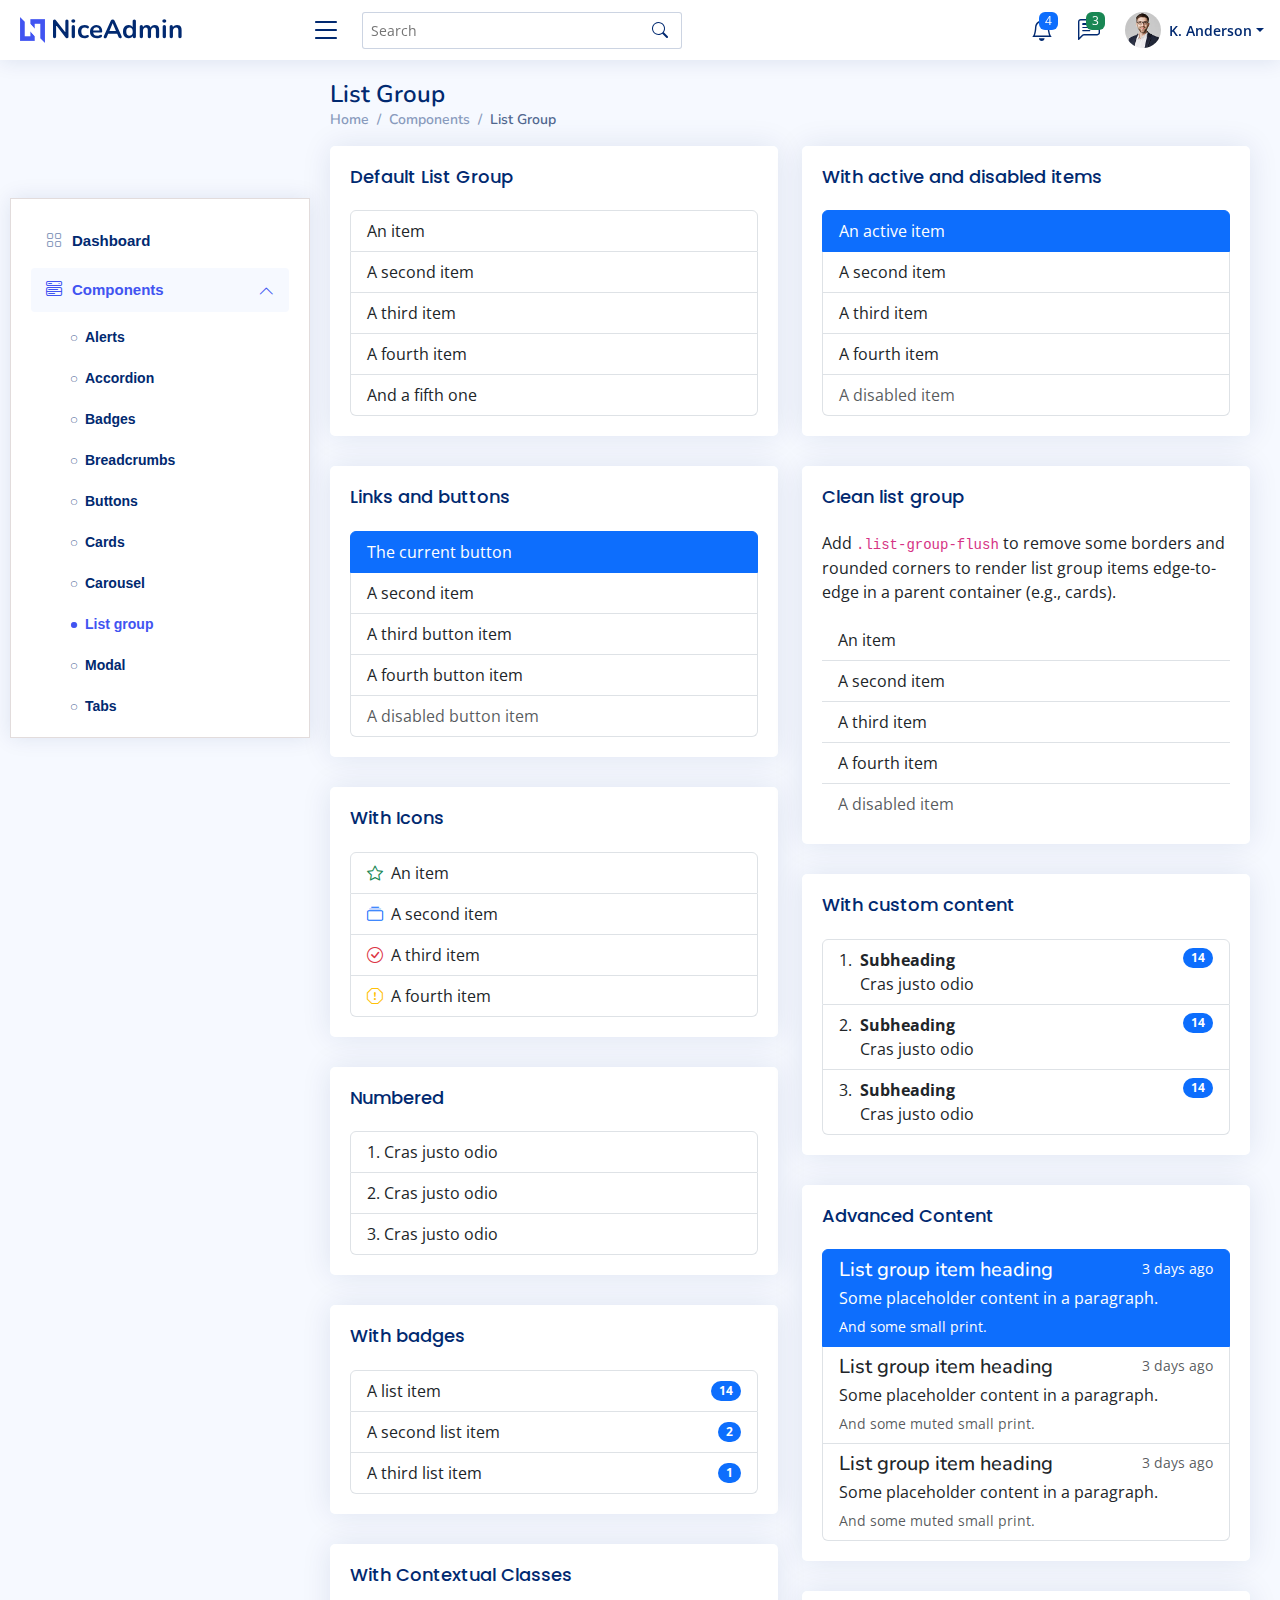
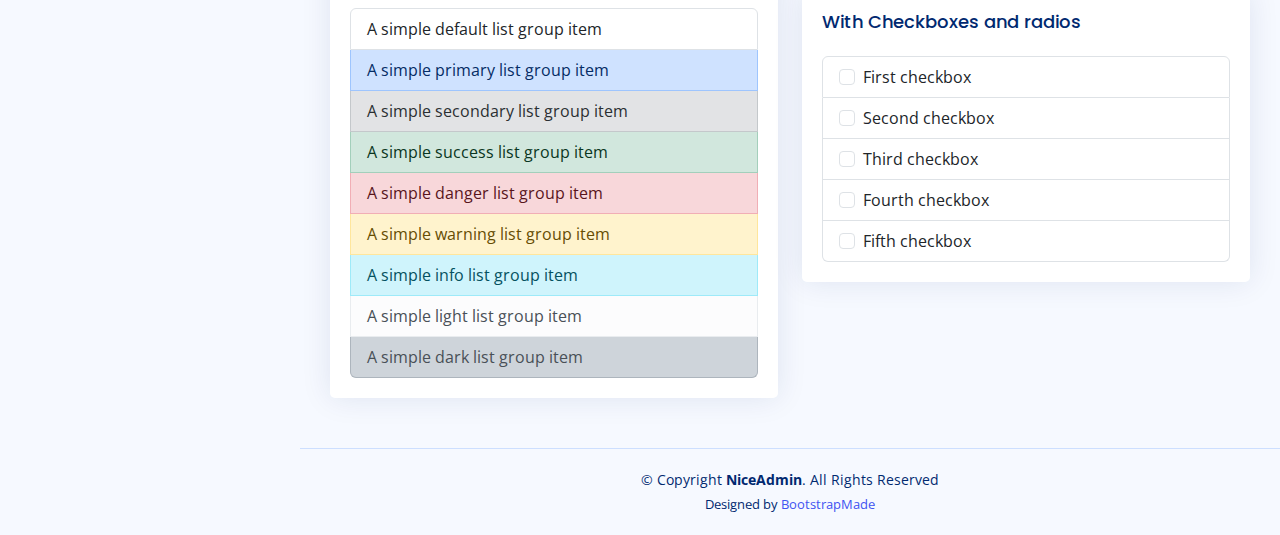
<file: components-list-group.html>
<!DOCTYPE html>
<html lang="en">

<head>
  <meta charset="utf-8">
  <meta content="width=device-width, initial-scale=1.0" name="viewport">

  <title>Components / List Group - NiceAdmin Bootstrap Template</title>
  <meta content="" name="description">
  <meta content="" name="keywords">

  <!-- Favicons -->
  <link href="assets/img/favicon.png" rel="icon">
  <link href="assets/img/apple-touch-icon.png" rel="apple-touch-icon">

  <!-- Google Fonts -->
  <link href="https://fonts.gstatic.com" rel="preconnect">
  <link href="https://fonts.googleapis.com/css?family=Open+Sans:300,300i,400,400i,600,600i,700,700i|Nunito:300,300i,400,400i,600,600i,700,700i|Poppins:300,300i,400,400i,500,500i,600,600i,700,700i" rel="stylesheet">

  <!-- Vendor CSS Files -->
  <link href="assets/vendor/bootstrap/css/bootstrap.min.css" rel="stylesheet">
  <link href="assets/vendor/bootstrap-icons/bootstrap-icons.css" rel="stylesheet">
  <link href="assets/vendor/boxicons/css/boxicons.min.css" rel="stylesheet">
  <link href="assets/vendor/quill/quill.snow.css" rel="stylesheet">
  <link href="assets/vendor/quill/quill.bubble.css" rel="stylesheet">
  <link href="assets/vendor/remixicon/remixicon.css" rel="stylesheet">
  <link href="assets/vendor/simple-datatables/style.css" rel="stylesheet">

  <!-- Template Main CSS File -->
  <link href="assets/css/style.css" rel="stylesheet">

  <!-- =======================================================
  * Template Name: NiceAdmin
  * Template URL: https://bootstrapmade.com/nice-admin-bootstrap-admin-html-template/
  * Updated: Apr 20 2024 with Bootstrap v5.3.3
  * Author: BootstrapMade.com
  * License: https://bootstrapmade.com/license/
  ======================================================== -->
</head>

<body>

  <!-- ======= Header ======= -->
  <header id="header" class="header fixed-top d-flex align-items-center">

    <div class="d-flex align-items-center justify-content-between">
      <a href="index.html" class="logo d-flex align-items-center">
        <img src="assets/img/logo.png" alt="">
        <span class="d-none d-lg-block">NiceAdmin</span>
      </a>
      <i class="bi bi-list toggle-sidebar-btn"></i>
    </div><!-- End Logo -->

    <div class="search-bar">
      <form class="search-form d-flex align-items-center" method="POST" action="#">
        <input type="text" name="query" placeholder="Search" title="Enter search keyword">
        <button type="submit" title="Search"><i class="bi bi-search"></i></button>
      </form>
    </div><!-- End Search Bar -->

    <nav class="header-nav ms-auto">
      <ul class="d-flex align-items-center">

        <li class="nav-item d-block d-lg-none">
          <a class="nav-link nav-icon search-bar-toggle " href="#">
            <i class="bi bi-search"></i>
          </a>
        </li><!-- End Search Icon-->

        <li class="nav-item dropdown">

          <a class="nav-link nav-icon" href="#" data-bs-toggle="dropdown">
            <i class="bi bi-bell"></i>
            <span class="badge bg-primary badge-number">4</span>
          </a><!-- End Notification Icon -->

          <ul class="dropdown-menu dropdown-menu-end dropdown-menu-arrow notifications">
            <li class="dropdown-header">
              You have 4 new notifications
              <a href="#"><span class="badge rounded-pill bg-primary p-2 ms-2">View all</span></a>
            </li>
            <li>
              <hr class="dropdown-divider">
            </li>

            <li class="notification-item">
              <i class="bi bi-exclamation-circle text-warning"></i>
              <div>
                <h4>Lorem Ipsum</h4>
                <p>Quae dolorem earum veritatis oditseno</p>
                <p>30 min. ago</p>
              </div>
            </li>

            <li>
              <hr class="dropdown-divider">
            </li>

            <li class="notification-item">
              <i class="bi bi-x-circle text-danger"></i>
              <div>
                <h4>Atque rerum nesciunt</h4>
                <p>Quae dolorem earum veritatis oditseno</p>
                <p>1 hr. ago</p>
              </div>
            </li>

            <li>
              <hr class="dropdown-divider">
            </li>

            <li class="notification-item">
              <i class="bi bi-check-circle text-success"></i>
              <div>
                <h4>Sit rerum fuga</h4>
                <p>Quae dolorem earum veritatis oditseno</p>
                <p>2 hrs. ago</p>
              </div>
            </li>

            <li>
              <hr class="dropdown-divider">
            </li>

            <li class="notification-item">
              <i class="bi bi-info-circle text-primary"></i>
              <div>
                <h4>Dicta reprehenderit</h4>
                <p>Quae dolorem earum veritatis oditseno</p>
                <p>4 hrs. ago</p>
              </div>
            </li>

            <li>
              <hr class="dropdown-divider">
            </li>
            <li class="dropdown-footer">
              <a href="#">Show all notifications</a>
            </li>

          </ul><!-- End Notification Dropdown Items -->

        </li><!-- End Notification Nav -->

        <li class="nav-item dropdown">

          <a class="nav-link nav-icon" href="#" data-bs-toggle="dropdown">
            <i class="bi bi-chat-left-text"></i>
            <span class="badge bg-success badge-number">3</span>
          </a><!-- End Messages Icon -->

          <ul class="dropdown-menu dropdown-menu-end dropdown-menu-arrow messages">
            <li class="dropdown-header">
              You have 3 new messages
              <a href="#"><span class="badge rounded-pill bg-primary p-2 ms-2">View all</span></a>
            </li>
            <li>
              <hr class="dropdown-divider">
            </li>

            <li class="message-item">
              <a href="#">
                <img src="assets/img/messages-1.jpg" alt="" class="rounded-circle">
                <div>
                  <h4>Maria Hudson</h4>
                  <p>Velit asperiores et ducimus soluta repudiandae labore officia est ut...</p>
                  <p>4 hrs. ago</p>
                </div>
              </a>
            </li>
            <li>
              <hr class="dropdown-divider">
            </li>

            <li class="message-item">
              <a href="#">
                <img src="assets/img/messages-2.jpg" alt="" class="rounded-circle">
                <div>
                  <h4>Anna Nelson</h4>
                  <p>Velit asperiores et ducimus soluta repudiandae labore officia est ut...</p>
                  <p>6 hrs. ago</p>
                </div>
              </a>
            </li>
            <li>
              <hr class="dropdown-divider">
            </li>

            <li class="message-item">
              <a href="#">
                <img src="assets/img/messages-3.jpg" alt="" class="rounded-circle">
                <div>
                  <h4>David Muldon</h4>
                  <p>Velit asperiores et ducimus soluta repudiandae labore officia est ut...</p>
                  <p>8 hrs. ago</p>
                </div>
              </a>
            </li>
            <li>
              <hr class="dropdown-divider">
            </li>

            <li class="dropdown-footer">
              <a href="#">Show all messages</a>
            </li>

          </ul><!-- End Messages Dropdown Items -->

        </li><!-- End Messages Nav -->

        <li class="nav-item dropdown pe-3">

          <a class="nav-link nav-profile d-flex align-items-center pe-0" href="#" data-bs-toggle="dropdown">
            <img src="assets/img/profile-img.jpg" alt="Profile" class="rounded-circle">
            <span class="d-none d-md-block dropdown-toggle ps-2">K. Anderson</span>
          </a><!-- End Profile Iamge Icon -->

          <ul class="dropdown-menu dropdown-menu-end dropdown-menu-arrow profile">
            <li class="dropdown-header">
              <h6>Kevin Anderson</h6>
              <span>Web Designer</span>
            </li>
            <li>
              <hr class="dropdown-divider">
            </li>

            <li>
              <a class="dropdown-item d-flex align-items-center" href="users-profile.html">
                <i class="bi bi-person"></i>
                <span>My Profile</span>
              </a>
            </li>
            <li>
              <hr class="dropdown-divider">
            </li>

            <li>
              <a class="dropdown-item d-flex align-items-center" href="users-profile.html">
                <i class="bi bi-gear"></i>
                <span>Account Settings</span>
              </a>
            </li>
            <li>
              <hr class="dropdown-divider">
            </li>

            <li>
              <a class="dropdown-item d-flex align-items-center" href="pages-faq.html">
                <i class="bi bi-question-circle"></i>
                <span>Need Help?</span>
              </a>
            </li>
            <li>
              <hr class="dropdown-divider">
            </li>

            <li>
              <a class="dropdown-item d-flex align-items-center" href="#">
                <i class="bi bi-box-arrow-right"></i>
                <span>Sign Out</span>
              </a>
            </li>

          </ul><!-- End Profile Dropdown Items -->
        </li><!-- End Profile Nav -->

      </ul>
    </nav><!-- End Icons Navigation -->

  </header><!-- End Header -->

  <!-- ======= Sidebar ======= -->
  <aside id="sidebar" class="sidebar">

    <ul class="sidebar-nav" id="sidebar-nav">

      <li class="nav-item">
        <a class="nav-link collapsed" href="index.html">
          <i class="bi bi-grid"></i>
          <span>Dashboard</span>
        </a>
      </li><!-- End Dashboard Nav -->

      <li class="nav-item">
        <a class="nav-link " data-bs-target="#components-nav" data-bs-toggle="collapse" href="#">
          <i class="bi bi-menu-button-wide"></i><span>Components</span><i class="bi bi-chevron-down ms-auto"></i>
        </a>
        <ul id="components-nav" class="nav-content collapse show" data-bs-parent="#sidebar-nav">
          <li>
            <a href="components-alerts.html">
              <i class="bi bi-circle"></i><span>Alerts</span>
            </a>
          </li>
          <li>
            <a href="components-accordion.html">
              <i class="bi bi-circle"></i><span>Accordion</span>
            </a>
          </li>
          <li>
            <a href="components-badges.html">
              <i class="bi bi-circle"></i><span>Badges</span>
            </a>
          </li>
          <li>
            <a href="components-breadcrumbs.html">
              <i class="bi bi-circle"></i><span>Breadcrumbs</span>
            </a>
          </li>
          <li>
            <a href="components-buttons.html">
              <i class="bi bi-circle"></i><span>Buttons</span>
            </a>
          </li>
          <li>
            <a href="components-cards.html">
              <i class="bi bi-circle"></i><span>Cards</span>
            </a>
          </li>
          <li>
            <a href="components-carousel.html">
              <i class="bi bi-circle"></i><span>Carousel</span>
            </a>
          </li>
          <li>
            <a href="components-list-group.html" class="active">
              <i class="bi bi-circle"></i><span>List group</span>
            </a>
          </li>
          <li>
            <a href="components-modal.html">
              <i class="bi bi-circle"></i><span>Modal</span>
            </a>
          </li>
          <li>
            <a href="components-tabs.html">
              <i class="bi bi-circle"></i><span>Tabs</span>
            </a>
          </li>
          <li>
            <a href="components-pagination.html">
              <i class="bi bi-circle"></i><span>Pagination</span>
            </a>
          </li>
          <li>
            <a href="components-progress.html">
              <i class="bi bi-circle"></i><span>Progress</span>
            </a>
          </li>
          <li>
            <a href="components-spinners.html">
              <i class="bi bi-circle"></i><span>Spinners</span>
            </a>
          </li>
          <li>
            <a href="components-tooltips.html">
              <i class="bi bi-circle"></i><span>Tooltips</span>
            </a>
          </li>
        </ul>
      </li><!-- End Components Nav -->

      <li class="nav-item">
        <a class="nav-link collapsed" data-bs-target="#forms-nav" data-bs-toggle="collapse" href="#">
          <i class="bi bi-journal-text"></i><span>Forms</span><i class="bi bi-chevron-down ms-auto"></i>
        </a>
        <ul id="forms-nav" class="nav-content collapse " data-bs-parent="#sidebar-nav">
          <li>
            <a href="forms-elements.html">
              <i class="bi bi-circle"></i><span>Form Elements</span>
            </a>
          </li>
          <li>
            <a href="forms-layouts.html">
              <i class="bi bi-circle"></i><span>Form Layouts</span>
            </a>
          </li>
          <li>
            <a href="forms-editors.html">
              <i class="bi bi-circle"></i><span>Form Editors</span>
            </a>
          </li>
          <li>
            <a href="forms-validation.html">
              <i class="bi bi-circle"></i><span>Form Validation</span>
            </a>
          </li>
        </ul>
      </li><!-- End Forms Nav -->

      <li class="nav-item">
        <a class="nav-link collapsed" data-bs-target="#tables-nav" data-bs-toggle="collapse" href="#">
          <i class="bi bi-layout-text-window-reverse"></i><span>Tables</span><i class="bi bi-chevron-down ms-auto"></i>
        </a>
        <ul id="tables-nav" class="nav-content collapse " data-bs-parent="#sidebar-nav">
          <li>
            <a href="tables-general.html">
              <i class="bi bi-circle"></i><span>General Tables</span>
            </a>
          </li>
          <li>
            <a href="tables-data.html">
              <i class="bi bi-circle"></i><span>Data Tables</span>
            </a>
          </li>
        </ul>
      </li><!-- End Tables Nav -->

      <li class="nav-item">
        <a class="nav-link collapsed" data-bs-target="#charts-nav" data-bs-toggle="collapse" href="#">
          <i class="bi bi-bar-chart"></i><span>Charts</span><i class="bi bi-chevron-down ms-auto"></i>
        </a>
        <ul id="charts-nav" class="nav-content collapse " data-bs-parent="#sidebar-nav">
          <li>
            <a href="charts-chartjs.html">
              <i class="bi bi-circle"></i><span>Chart.js</span>
            </a>
          </li>
          <li>
            <a href="charts-apexcharts.html">
              <i class="bi bi-circle"></i><span>ApexCharts</span>
            </a>
          </li>
          <li>
            <a href="charts-echarts.html">
              <i class="bi bi-circle"></i><span>ECharts</span>
            </a>
          </li>
        </ul>
      </li><!-- End Charts Nav -->

      <li class="nav-item">
        <a class="nav-link collapsed" data-bs-target="#icons-nav" data-bs-toggle="collapse" href="#">
          <i class="bi bi-gem"></i><span>Icons</span><i class="bi bi-chevron-down ms-auto"></i>
        </a>
        <ul id="icons-nav" class="nav-content collapse " data-bs-parent="#sidebar-nav">
          <li>
            <a href="icons-bootstrap.html">
              <i class="bi bi-circle"></i><span>Bootstrap Icons</span>
            </a>
          </li>
          <li>
            <a href="icons-remix.html">
              <i class="bi bi-circle"></i><span>Remix Icons</span>
            </a>
          </li>
          <li>
            <a href="icons-boxicons.html">
              <i class="bi bi-circle"></i><span>Boxicons</span>
            </a>
          </li>
        </ul>
      </li><!-- End Icons Nav -->

      <li class="nav-heading">Pages</li>

      <li class="nav-item">
        <a class="nav-link collapsed" href="users-profile.html">
          <i class="bi bi-person"></i>
          <span>Profile</span>
        </a>
      </li><!-- End Profile Page Nav -->

      <li class="nav-item">
        <a class="nav-link collapsed" href="pages-faq.html">
          <i class="bi bi-question-circle"></i>
          <span>F.A.Q</span>
        </a>
      </li><!-- End F.A.Q Page Nav -->

      <li class="nav-item">
        <a class="nav-link collapsed" href="pages-contact.html">
          <i class="bi bi-envelope"></i>
          <span>Contact</span>
        </a>
      </li><!-- End Contact Page Nav -->

      <li class="nav-item">
        <a class="nav-link collapsed" href="pages-register.html">
          <i class="bi bi-card-list"></i>
          <span>Register</span>
        </a>
      </li><!-- End Register Page Nav -->

      <li class="nav-item">
        <a class="nav-link collapsed" href="pages-login.html">
          <i class="bi bi-box-arrow-in-right"></i>
          <span>Login</span>
        </a>
      </li><!-- End Login Page Nav -->

      <li class="nav-item">
        <a class="nav-link collapsed" href="pages-error-404.html">
          <i class="bi bi-dash-circle"></i>
          <span>Error 404</span>
        </a>
      </li><!-- End Error 404 Page Nav -->

      <li class="nav-item">
        <a class="nav-link collapsed" href="pages-blank.html">
          <i class="bi bi-file-earmark"></i>
          <span>Blank</span>
        </a>
      </li><!-- End Blank Page Nav -->

    </ul>

  </aside><!-- End Sidebar-->

  <main id="main" class="main">

    <div class="pagetitle">
      <h1>List Group</h1>
      <nav>
        <ol class="breadcrumb">
          <li class="breadcrumb-item"><a href="index.html">Home</a></li>
          <li class="breadcrumb-item">Components</li>
          <li class="breadcrumb-item active">List Group</li>
        </ol>
      </nav>
    </div><!-- End Page Title -->

    <section class="section">
      <div class="row">
        <div class="col-lg-6">

          <div class="card">
            <div class="card-body">
              <h5 class="card-title">Default List Group</h5>

              <!-- Default List group -->
              <ul class="list-group">
                <li class="list-group-item">An item</li>
                <li class="list-group-item">A second item</li>
                <li class="list-group-item">A third item</li>
                <li class="list-group-item">A fourth item</li>
                <li class="list-group-item">And a fifth one</li>
              </ul><!-- End Default List group -->

            </div>
          </div>

          <div class="card">
            <div class="card-body">
              <h5 class="card-title">Links and buttons</h5>

              <!-- List group with Links and buttons -->
              <div class="list-group">
                <button type="button" class="list-group-item list-group-item-action active" aria-current="true">
                  The current button
                </button>
                <button type="button" class="list-group-item list-group-item-action">A second item</button>
                <button type="button" class="list-group-item list-group-item-action">A third button item</button>
                <button type="button" class="list-group-item list-group-item-action">A fourth button item</button>
                <button type="button" class="list-group-item list-group-item-action" disabled>A disabled button item</button>
              </div><!-- End List group with Links and buttons -->

            </div>
          </div>

          <div class="card">
            <div class="card-body">
              <h5 class="card-title">With Icons</h5>

              <!-- List group With Icons -->
              <ul class="list-group">
                <li class="list-group-item"><i class="bi bi-star me-1 text-success"></i> An item</li>
                <li class="list-group-item"><i class="bi bi-collection me-1 text-primary"></i> A second item</li>
                <li class="list-group-item"><i class="bi bi-check-circle me-1 text-danger"></i> A third item</li>
                <li class="list-group-item"><i class="bi bi-exclamation-octagon me-1 text-warning"></i> A fourth item</li>
              </ul><!-- End List group With Icons -->

            </div>
          </div>

          <div class="card">
            <div class="card-body">
              <h5 class="card-title">Numbered</h5>

              <!-- List group Numbered -->
              <ol class="list-group list-group-numbered">
                <li class="list-group-item">Cras justo odio</li>
                <li class="list-group-item">Cras justo odio</li>
                <li class="list-group-item">Cras justo odio</li>
              </ol><!-- End List group Numbered -->

            </div>
          </div>

          <div class="card">
            <div class="card-body">
              <h5 class="card-title">With badges</h5>

              <!-- List group With badges -->
              <ul class="list-group">
                <li class="list-group-item d-flex justify-content-between align-items-center">
                  A list item
                  <span class="badge bg-primary rounded-pill">14</span>
                </li>
                <li class="list-group-item d-flex justify-content-between align-items-center">
                  A second list item
                  <span class="badge bg-primary rounded-pill">2</span>
                </li>
                <li class="list-group-item d-flex justify-content-between align-items-center">
                  A third list item
                  <span class="badge bg-primary rounded-pill">1</span>
                </li>
              </ul><!-- End List With badges -->

            </div>
          </div>

          <div class="card">
            <div class="card-body">
              <h5 class="card-title">With Contextual Classes</h5>

              <!-- List group With Contextual classes -->
              <ul class="list-group">
                <li class="list-group-item">A simple default list group item</li>

                <li class="list-group-item list-group-item-primary">A simple primary list group item</li>
                <li class="list-group-item list-group-item-secondary">A simple secondary list group item</li>
                <li class="list-group-item list-group-item-success">A simple success list group item</li>
                <li class="list-group-item list-group-item-danger">A simple danger list group item</li>
                <li class="list-group-item list-group-item-warning">A simple warning list group item</li>
                <li class="list-group-item list-group-item-info">A simple info list group item</li>
                <li class="list-group-item list-group-item-light">A simple light list group item</li>
                <li class="list-group-item list-group-item-dark">A simple dark list group item</li>
              </ul><!-- End List Group With Contextual classes -->

            </div>
          </div>

        </div>

        <div class="col-lg-6">

          <div class="card">
            <div class="card-body">
              <h5 class="card-title">With active and disabled items</h5>

              <!-- List group with active and disabled items -->
              <ul class="list-group">
                <li class="list-group-item active" aria-current="true">An active item</li>
                <li class="list-group-item">A second item</li>
                <li class="list-group-item">A third item</li>
                <li class="list-group-item">A fourth item</li>
                <li class="list-group-item disabled" aria-disabled="true">A disabled item</li>
              </ul><!-- End ist group with active and disabled items -->

            </div>
          </div>

          <div class="card">
            <div class="card-body">
              <h5 class="card-title">Clean list group</h5>
              <p>Add <code>.list-group-flush</code> to remove some borders and rounded corners to render list group items edge-to-edge in a parent container (e.g., cards).</p>

              <!-- List group with active and disabled items -->
              <ul class="list-group list-group-flush">
                <li class="list-group-item">An item</li>
                <li class="list-group-item">A second item</li>
                <li class="list-group-item">A third item</li>
                <li class="list-group-item">A fourth item</li>
                <li class="list-group-item disabled" aria-disabled="true">A disabled item</li>
              </ul><!-- End Clean list group -->

            </div>
          </div>

          <div class="card">
            <div class="card-body">
              <h5 class="card-title">With custom content</h5>

              <!-- List group with custom content -->
              <ol class="list-group list-group-numbered">
                <li class="list-group-item d-flex justify-content-between align-items-start">
                  <div class="ms-2 me-auto">
                    <div class="fw-bold">Subheading</div>
                    Cras justo odio
                  </div>
                  <span class="badge bg-primary rounded-pill">14</span>
                </li>
                <li class="list-group-item d-flex justify-content-between align-items-start">
                  <div class="ms-2 me-auto">
                    <div class="fw-bold">Subheading</div>
                    Cras justo odio
                  </div>
                  <span class="badge bg-primary rounded-pill">14</span>
                </li>
                <li class="list-group-item d-flex justify-content-between align-items-start">
                  <div class="ms-2 me-auto">
                    <div class="fw-bold">Subheading</div>
                    Cras justo odio
                  </div>
                  <span class="badge bg-primary rounded-pill">14</span>
                </li>
              </ol><!-- End with custom content -->

            </div>
          </div>

          <div class="card">
            <div class="card-body">
              <h5 class="card-title">Advanced Content</h5>

              <!-- List group with Advanced Contents -->
              <div class="list-group">
                <a href="#" class="list-group-item list-group-item-action active" aria-current="true">
                  <div class="d-flex w-100 justify-content-between">
                    <h5 class="mb-1">List group item heading</h5>
                    <small>3 days ago</small>
                  </div>
                  <p class="mb-1">Some placeholder content in a paragraph.</p>
                  <small>And some small print.</small>
                </a>
                <a href="#" class="list-group-item list-group-item-action">
                  <div class="d-flex w-100 justify-content-between">
                    <h5 class="mb-1">List group item heading</h5>
                    <small class="text-muted">3 days ago</small>
                  </div>
                  <p class="mb-1">Some placeholder content in a paragraph.</p>
                  <small class="text-muted">And some muted small print.</small>
                </a>
                <a href="#" class="list-group-item list-group-item-action">
                  <div class="d-flex w-100 justify-content-between">
                    <h5 class="mb-1">List group item heading</h5>
                    <small class="text-muted">3 days ago</small>
                  </div>
                  <p class="mb-1">Some placeholder content in a paragraph.</p>
                  <small class="text-muted">And some muted small print.</small>
                </a>
              </div><!-- End List group Advanced Content -->

            </div>
          </div>

          <div class="card">
            <div class="card-body">
              <h5 class="card-title">With Checkboxes and radios</h5>

              <!-- List group With Checkboxes and radios -->
              <ul class="list-group">
                <li class="list-group-item">
                  <input class="form-check-input me-1" type="checkbox" value="" aria-label="...">
                  First checkbox
                </li>
                <li class="list-group-item">
                  <input class="form-check-input me-1" type="checkbox" value="" aria-label="...">
                  Second checkbox
                </li>
                <li class="list-group-item">
                  <input class="form-check-input me-1" type="checkbox" value="" aria-label="...">
                  Third checkbox
                </li>
                <li class="list-group-item">
                  <input class="form-check-input me-1" type="checkbox" value="" aria-label="...">
                  Fourth checkbox
                </li>
                <li class="list-group-item">
                  <input class="form-check-input me-1" type="checkbox" value="" aria-label="...">
                  Fifth checkbox
                </li>
              </ul><!-- End List Checkboxes and radios -->

            </div>
          </div>

        </div>

      </div>
    </section>

  </main><!-- End #main -->

  <!-- ======= Footer ======= -->
  <footer id="footer" class="footer">
    <div class="copyright">
      &copy; Copyright <strong><span>NiceAdmin</span></strong>. All Rights Reserved
    </div>
    <div class="credits">
      <!-- All the links in the footer should remain intact. -->
      <!-- You can delete the links only if you purchased the pro version. -->
      <!-- Licensing information: https://bootstrapmade.com/license/ -->
      <!-- Purchase the pro version with working PHP/AJAX contact form: https://bootstrapmade.com/nice-admin-bootstrap-admin-html-template/ -->
      Designed by <a href="https://bootstrapmade.com/">BootstrapMade</a>
    </div>
  </footer><!-- End Footer -->

  <a href="#" class="back-to-top d-flex align-items-center justify-content-center"><i class="bi bi-arrow-up-short"></i></a>

  <!-- Vendor JS Files -->
  <script src="assets/vendor/apexcharts/apexcharts.min.js"></script>
  <script src="assets/vendor/bootstrap/js/bootstrap.bundle.min.js"></script>
  <script src="assets/vendor/chart.js/chart.umd.js"></script>
  <script src="assets/vendor/echarts/echarts.min.js"></script>
  <script src="assets/vendor/quill/quill.js"></script>
  <script src="assets/vendor/simple-datatables/simple-datatables.js"></script>
  <script src="assets/vendor/tinymce/tinymce.min.js"></script>
  <script src="assets/vendor/php-email-form/validate.js"></script>

  <!-- Template Main JS File -->
  <script src="assets/js/main.js"></script>

</body>

</html>
</file>
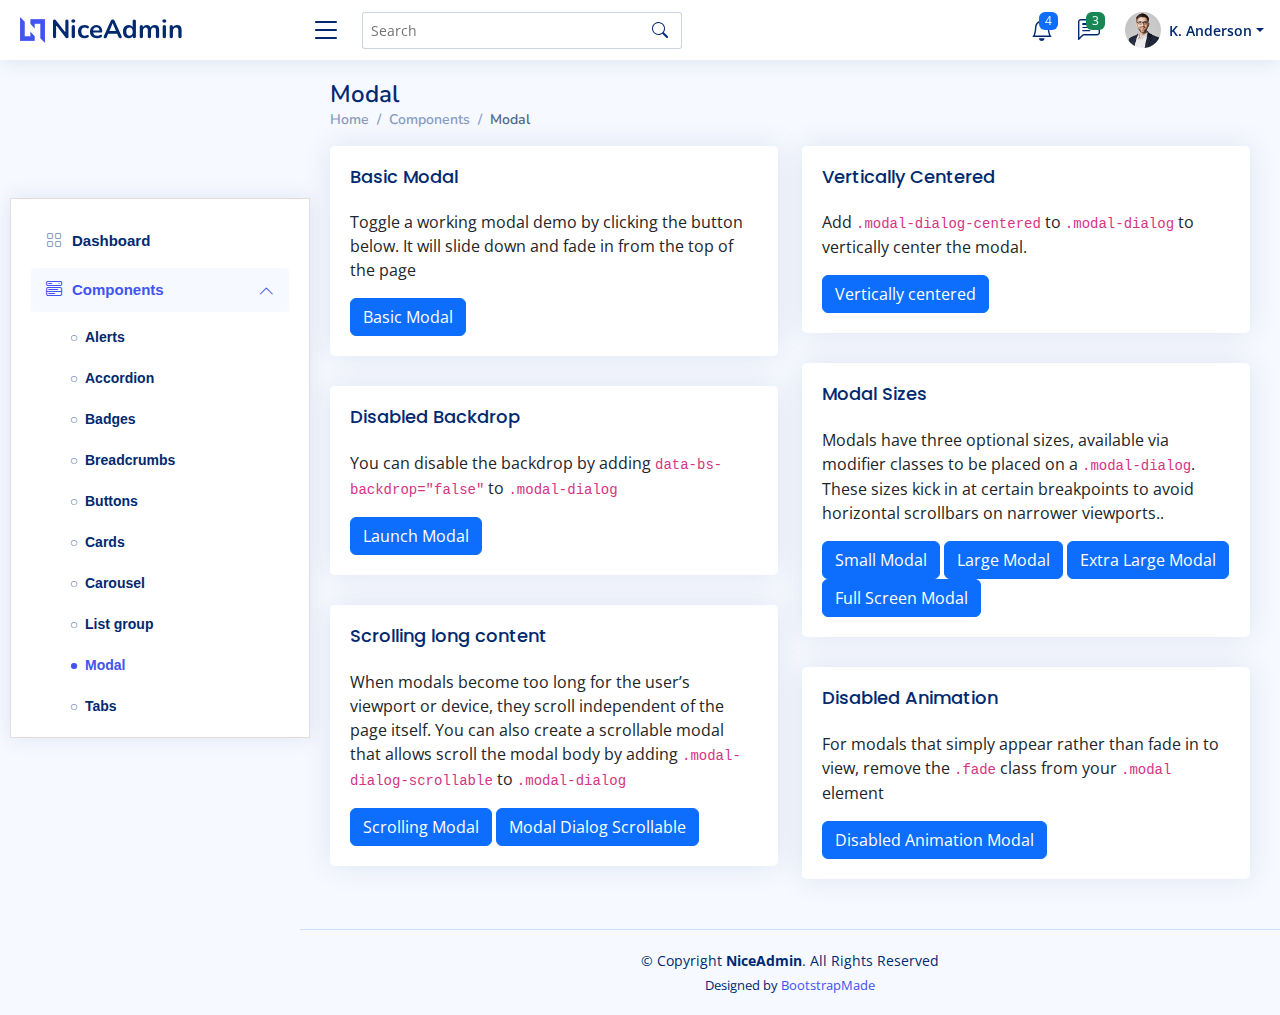
<file: components-modal.html>
<!DOCTYPE html>
<html lang="en">

<head>
  <meta charset="utf-8">
  <meta content="width=device-width, initial-scale=1.0" name="viewport">

  <title>Components / Modal - NiceAdmin Bootstrap Template</title>
  <meta content="" name="description">
  <meta content="" name="keywords">

  <!-- Favicons -->
  <link href="assets/img/favicon.png" rel="icon">
  <link href="assets/img/apple-touch-icon.png" rel="apple-touch-icon">

  <!-- Google Fonts -->
  <link href="https://fonts.gstatic.com" rel="preconnect">
  <link href="https://fonts.googleapis.com/css?family=Open+Sans:300,300i,400,400i,600,600i,700,700i|Nunito:300,300i,400,400i,600,600i,700,700i|Poppins:300,300i,400,400i,500,500i,600,600i,700,700i" rel="stylesheet">

  <!-- Vendor CSS Files -->
  <link href="assets/vendor/bootstrap/css/bootstrap.min.css" rel="stylesheet">
  <link href="assets/vendor/bootstrap-icons/bootstrap-icons.css" rel="stylesheet">
  <link href="assets/vendor/boxicons/css/boxicons.min.css" rel="stylesheet">
  <link href="assets/vendor/quill/quill.snow.css" rel="stylesheet">
  <link href="assets/vendor/quill/quill.bubble.css" rel="stylesheet">
  <link href="assets/vendor/remixicon/remixicon.css" rel="stylesheet">
  <link href="assets/vendor/simple-datatables/style.css" rel="stylesheet">

  <!-- Template Main CSS File -->
  <link href="assets/css/style.css" rel="stylesheet">

  <!-- =======================================================
  * Template Name: NiceAdmin
  * Template URL: https://bootstrapmade.com/nice-admin-bootstrap-admin-html-template/
  * Updated: Apr 20 2024 with Bootstrap v5.3.3
  * Author: BootstrapMade.com
  * License: https://bootstrapmade.com/license/
  ======================================================== -->
</head>

<body>

  <!-- ======= Header ======= -->
  <header id="header" class="header fixed-top d-flex align-items-center">

    <div class="d-flex align-items-center justify-content-between">
      <a href="index.html" class="logo d-flex align-items-center">
        <img src="assets/img/logo.png" alt="">
        <span class="d-none d-lg-block">NiceAdmin</span>
      </a>
      <i class="bi bi-list toggle-sidebar-btn"></i>
    </div><!-- End Logo -->

    <div class="search-bar">
      <form class="search-form d-flex align-items-center" method="POST" action="#">
        <input type="text" name="query" placeholder="Search" title="Enter search keyword">
        <button type="submit" title="Search"><i class="bi bi-search"></i></button>
      </form>
    </div><!-- End Search Bar -->

    <nav class="header-nav ms-auto">
      <ul class="d-flex align-items-center">

        <li class="nav-item d-block d-lg-none">
          <a class="nav-link nav-icon search-bar-toggle " href="#">
            <i class="bi bi-search"></i>
          </a>
        </li><!-- End Search Icon-->

        <li class="nav-item dropdown">

          <a class="nav-link nav-icon" href="#" data-bs-toggle="dropdown">
            <i class="bi bi-bell"></i>
            <span class="badge bg-primary badge-number">4</span>
          </a><!-- End Notification Icon -->

          <ul class="dropdown-menu dropdown-menu-end dropdown-menu-arrow notifications">
            <li class="dropdown-header">
              You have 4 new notifications
              <a href="#"><span class="badge rounded-pill bg-primary p-2 ms-2">View all</span></a>
            </li>
            <li>
              <hr class="dropdown-divider">
            </li>

            <li class="notification-item">
              <i class="bi bi-exclamation-circle text-warning"></i>
              <div>
                <h4>Lorem Ipsum</h4>
                <p>Quae dolorem earum veritatis oditseno</p>
                <p>30 min. ago</p>
              </div>
            </li>

            <li>
              <hr class="dropdown-divider">
            </li>

            <li class="notification-item">
              <i class="bi bi-x-circle text-danger"></i>
              <div>
                <h4>Atque rerum nesciunt</h4>
                <p>Quae dolorem earum veritatis oditseno</p>
                <p>1 hr. ago</p>
              </div>
            </li>

            <li>
              <hr class="dropdown-divider">
            </li>

            <li class="notification-item">
              <i class="bi bi-check-circle text-success"></i>
              <div>
                <h4>Sit rerum fuga</h4>
                <p>Quae dolorem earum veritatis oditseno</p>
                <p>2 hrs. ago</p>
              </div>
            </li>

            <li>
              <hr class="dropdown-divider">
            </li>

            <li class="notification-item">
              <i class="bi bi-info-circle text-primary"></i>
              <div>
                <h4>Dicta reprehenderit</h4>
                <p>Quae dolorem earum veritatis oditseno</p>
                <p>4 hrs. ago</p>
              </div>
            </li>

            <li>
              <hr class="dropdown-divider">
            </li>
            <li class="dropdown-footer">
              <a href="#">Show all notifications</a>
            </li>

          </ul><!-- End Notification Dropdown Items -->

        </li><!-- End Notification Nav -->

        <li class="nav-item dropdown">

          <a class="nav-link nav-icon" href="#" data-bs-toggle="dropdown">
            <i class="bi bi-chat-left-text"></i>
            <span class="badge bg-success badge-number">3</span>
          </a><!-- End Messages Icon -->

          <ul class="dropdown-menu dropdown-menu-end dropdown-menu-arrow messages">
            <li class="dropdown-header">
              You have 3 new messages
              <a href="#"><span class="badge rounded-pill bg-primary p-2 ms-2">View all</span></a>
            </li>
            <li>
              <hr class="dropdown-divider">
            </li>

            <li class="message-item">
              <a href="#">
                <img src="assets/img/messages-1.jpg" alt="" class="rounded-circle">
                <div>
                  <h4>Maria Hudson</h4>
                  <p>Velit asperiores et ducimus soluta repudiandae labore officia est ut...</p>
                  <p>4 hrs. ago</p>
                </div>
              </a>
            </li>
            <li>
              <hr class="dropdown-divider">
            </li>

            <li class="message-item">
              <a href="#">
                <img src="assets/img/messages-2.jpg" alt="" class="rounded-circle">
                <div>
                  <h4>Anna Nelson</h4>
                  <p>Velit asperiores et ducimus soluta repudiandae labore officia est ut...</p>
                  <p>6 hrs. ago</p>
                </div>
              </a>
            </li>
            <li>
              <hr class="dropdown-divider">
            </li>

            <li class="message-item">
              <a href="#">
                <img src="assets/img/messages-3.jpg" alt="" class="rounded-circle">
                <div>
                  <h4>David Muldon</h4>
                  <p>Velit asperiores et ducimus soluta repudiandae labore officia est ut...</p>
                  <p>8 hrs. ago</p>
                </div>
              </a>
            </li>
            <li>
              <hr class="dropdown-divider">
            </li>

            <li class="dropdown-footer">
              <a href="#">Show all messages</a>
            </li>

          </ul><!-- End Messages Dropdown Items -->

        </li><!-- End Messages Nav -->

        <li class="nav-item dropdown pe-3">

          <a class="nav-link nav-profile d-flex align-items-center pe-0" href="#" data-bs-toggle="dropdown">
            <img src="assets/img/profile-img.jpg" alt="Profile" class="rounded-circle">
            <span class="d-none d-md-block dropdown-toggle ps-2">K. Anderson</span>
          </a><!-- End Profile Iamge Icon -->

          <ul class="dropdown-menu dropdown-menu-end dropdown-menu-arrow profile">
            <li class="dropdown-header">
              <h6>Kevin Anderson</h6>
              <span>Web Designer</span>
            </li>
            <li>
              <hr class="dropdown-divider">
            </li>

            <li>
              <a class="dropdown-item d-flex align-items-center" href="users-profile.html">
                <i class="bi bi-person"></i>
                <span>My Profile</span>
              </a>
            </li>
            <li>
              <hr class="dropdown-divider">
            </li>

            <li>
              <a class="dropdown-item d-flex align-items-center" href="users-profile.html">
                <i class="bi bi-gear"></i>
                <span>Account Settings</span>
              </a>
            </li>
            <li>
              <hr class="dropdown-divider">
            </li>

            <li>
              <a class="dropdown-item d-flex align-items-center" href="pages-faq.html">
                <i class="bi bi-question-circle"></i>
                <span>Need Help?</span>
              </a>
            </li>
            <li>
              <hr class="dropdown-divider">
            </li>

            <li>
              <a class="dropdown-item d-flex align-items-center" href="#">
                <i class="bi bi-box-arrow-right"></i>
                <span>Sign Out</span>
              </a>
            </li>

          </ul><!-- End Profile Dropdown Items -->
        </li><!-- End Profile Nav -->

      </ul>
    </nav><!-- End Icons Navigation -->

  </header><!-- End Header -->

  <!-- ======= Sidebar ======= -->
  <aside id="sidebar" class="sidebar">

    <ul class="sidebar-nav" id="sidebar-nav">

      <li class="nav-item">
        <a class="nav-link collapsed" href="index.html">
          <i class="bi bi-grid"></i>
          <span>Dashboard</span>
        </a>
      </li><!-- End Dashboard Nav -->

      <li class="nav-item">
        <a class="nav-link " data-bs-target="#components-nav" data-bs-toggle="collapse" href="#">
          <i class="bi bi-menu-button-wide"></i><span>Components</span><i class="bi bi-chevron-down ms-auto"></i>
        </a>
        <ul id="components-nav" class="nav-content collapse show" data-bs-parent="#sidebar-nav">
          <li>
            <a href="components-alerts.html">
              <i class="bi bi-circle"></i><span>Alerts</span>
            </a>
          </li>
          <li>
            <a href="components-accordion.html">
              <i class="bi bi-circle"></i><span>Accordion</span>
            </a>
          </li>
          <li>
            <a href="components-badges.html">
              <i class="bi bi-circle"></i><span>Badges</span>
            </a>
          </li>
          <li>
            <a href="components-breadcrumbs.html">
              <i class="bi bi-circle"></i><span>Breadcrumbs</span>
            </a>
          </li>
          <li>
            <a href="components-buttons.html">
              <i class="bi bi-circle"></i><span>Buttons</span>
            </a>
          </li>
          <li>
            <a href="components-cards.html">
              <i class="bi bi-circle"></i><span>Cards</span>
            </a>
          </li>
          <li>
            <a href="components-carousel.html">
              <i class="bi bi-circle"></i><span>Carousel</span>
            </a>
          </li>
          <li>
            <a href="components-list-group.html">
              <i class="bi bi-circle"></i><span>List group</span>
            </a>
          </li>
          <li>
            <a href="components-modal.html" class="active">
              <i class="bi bi-circle"></i><span>Modal</span>
            </a>
          </li>
          <li>
            <a href="components-tabs.html">
              <i class="bi bi-circle"></i><span>Tabs</span>
            </a>
          </li>
          <li>
            <a href="components-pagination.html">
              <i class="bi bi-circle"></i><span>Pagination</span>
            </a>
          </li>
          <li>
            <a href="components-progress.html">
              <i class="bi bi-circle"></i><span>Progress</span>
            </a>
          </li>
          <li>
            <a href="components-spinners.html">
              <i class="bi bi-circle"></i><span>Spinners</span>
            </a>
          </li>
          <li>
            <a href="components-tooltips.html">
              <i class="bi bi-circle"></i><span>Tooltips</span>
            </a>
          </li>
        </ul>
      </li><!-- End Components Nav -->

      <li class="nav-item">
        <a class="nav-link collapsed" data-bs-target="#forms-nav" data-bs-toggle="collapse" href="#">
          <i class="bi bi-journal-text"></i><span>Forms</span><i class="bi bi-chevron-down ms-auto"></i>
        </a>
        <ul id="forms-nav" class="nav-content collapse " data-bs-parent="#sidebar-nav">
          <li>
            <a href="forms-elements.html">
              <i class="bi bi-circle"></i><span>Form Elements</span>
            </a>
          </li>
          <li>
            <a href="forms-layouts.html">
              <i class="bi bi-circle"></i><span>Form Layouts</span>
            </a>
          </li>
          <li>
            <a href="forms-editors.html">
              <i class="bi bi-circle"></i><span>Form Editors</span>
            </a>
          </li>
          <li>
            <a href="forms-validation.html">
              <i class="bi bi-circle"></i><span>Form Validation</span>
            </a>
          </li>
        </ul>
      </li><!-- End Forms Nav -->

      <li class="nav-item">
        <a class="nav-link collapsed" data-bs-target="#tables-nav" data-bs-toggle="collapse" href="#">
          <i class="bi bi-layout-text-window-reverse"></i><span>Tables</span><i class="bi bi-chevron-down ms-auto"></i>
        </a>
        <ul id="tables-nav" class="nav-content collapse " data-bs-parent="#sidebar-nav">
          <li>
            <a href="tables-general.html">
              <i class="bi bi-circle"></i><span>General Tables</span>
            </a>
          </li>
          <li>
            <a href="tables-data.html">
              <i class="bi bi-circle"></i><span>Data Tables</span>
            </a>
          </li>
        </ul>
      </li><!-- End Tables Nav -->

      <li class="nav-item">
        <a class="nav-link collapsed" data-bs-target="#charts-nav" data-bs-toggle="collapse" href="#">
          <i class="bi bi-bar-chart"></i><span>Charts</span><i class="bi bi-chevron-down ms-auto"></i>
        </a>
        <ul id="charts-nav" class="nav-content collapse " data-bs-parent="#sidebar-nav">
          <li>
            <a href="charts-chartjs.html">
              <i class="bi bi-circle"></i><span>Chart.js</span>
            </a>
          </li>
          <li>
            <a href="charts-apexcharts.html">
              <i class="bi bi-circle"></i><span>ApexCharts</span>
            </a>
          </li>
          <li>
            <a href="charts-echarts.html">
              <i class="bi bi-circle"></i><span>ECharts</span>
            </a>
          </li>
        </ul>
      </li><!-- End Charts Nav -->

      <li class="nav-item">
        <a class="nav-link collapsed" data-bs-target="#icons-nav" data-bs-toggle="collapse" href="#">
          <i class="bi bi-gem"></i><span>Icons</span><i class="bi bi-chevron-down ms-auto"></i>
        </a>
        <ul id="icons-nav" class="nav-content collapse " data-bs-parent="#sidebar-nav">
          <li>
            <a href="icons-bootstrap.html">
              <i class="bi bi-circle"></i><span>Bootstrap Icons</span>
            </a>
          </li>
          <li>
            <a href="icons-remix.html">
              <i class="bi bi-circle"></i><span>Remix Icons</span>
            </a>
          </li>
          <li>
            <a href="icons-boxicons.html">
              <i class="bi bi-circle"></i><span>Boxicons</span>
            </a>
          </li>
        </ul>
      </li><!-- End Icons Nav -->

      <li class="nav-heading">Pages</li>

      <li class="nav-item">
        <a class="nav-link collapsed" href="users-profile.html">
          <i class="bi bi-person"></i>
          <span>Profile</span>
        </a>
      </li><!-- End Profile Page Nav -->

      <li class="nav-item">
        <a class="nav-link collapsed" href="pages-faq.html">
          <i class="bi bi-question-circle"></i>
          <span>F.A.Q</span>
        </a>
      </li><!-- End F.A.Q Page Nav -->

      <li class="nav-item">
        <a class="nav-link collapsed" href="pages-contact.html">
          <i class="bi bi-envelope"></i>
          <span>Contact</span>
        </a>
      </li><!-- End Contact Page Nav -->

      <li class="nav-item">
        <a class="nav-link collapsed" href="pages-register.html">
          <i class="bi bi-card-list"></i>
          <span>Register</span>
        </a>
      </li><!-- End Register Page Nav -->

      <li class="nav-item">
        <a class="nav-link collapsed" href="pages-login.html">
          <i class="bi bi-box-arrow-in-right"></i>
          <span>Login</span>
        </a>
      </li><!-- End Login Page Nav -->

      <li class="nav-item">
        <a class="nav-link collapsed" href="pages-error-404.html">
          <i class="bi bi-dash-circle"></i>
          <span>Error 404</span>
        </a>
      </li><!-- End Error 404 Page Nav -->

      <li class="nav-item">
        <a class="nav-link collapsed" href="pages-blank.html">
          <i class="bi bi-file-earmark"></i>
          <span>Blank</span>
        </a>
      </li><!-- End Blank Page Nav -->

    </ul>

  </aside><!-- End Sidebar-->

  <main id="main" class="main">

    <div class="pagetitle">
      <h1>Modal</h1>
      <nav>
        <ol class="breadcrumb">
          <li class="breadcrumb-item"><a href="index.html">Home</a></li>
          <li class="breadcrumb-item">Components</li>
          <li class="breadcrumb-item active">Modal</li>
        </ol>
      </nav>
    </div><!-- End Page Title -->

    <section class="section">
      <div class="row">
        <div class="col-lg-6">

          <div class="card">
            <div class="card-body">
              <h5 class="card-title">Basic Modal</h5>
              <p>Toggle a working modal demo by clicking the button below. It will slide down and fade in from the top of the page</p>

              <!-- Basic Modal -->
              <button type="button" class="btn btn-primary" data-bs-toggle="modal" data-bs-target="#basicModal">
                Basic Modal
              </button>
              <div class="modal fade" id="basicModal" tabindex="-1">
                <div class="modal-dialog">
                  <div class="modal-content">
                    <div class="modal-header">
                      <h5 class="modal-title">Basic Modal</h5>
                      <button type="button" class="btn-close" data-bs-dismiss="modal" aria-label="Close"></button>
                    </div>
                    <div class="modal-body">
                      Non omnis incidunt qui sed occaecati magni asperiores est mollitia. Soluta at et reprehenderit. Placeat autem numquam et fuga numquam. Tempora in facere consequatur sit dolor ipsum. Consequatur nemo amet incidunt est facilis. Dolorem neque recusandae quo sit molestias sint dignissimos.
                    </div>
                    <div class="modal-footer">
                      <button type="button" class="btn btn-secondary" data-bs-dismiss="modal">Close</button>
                      <button type="button" class="btn btn-primary">Save changes</button>
                    </div>
                  </div>
                </div>
              </div><!-- End Basic Modal-->

            </div>
          </div>

          <div class="card">
            <div class="card-body">
              <h5 class="card-title">Disabled Backdrop</h5>
              <p>You can disable the backdrop by adding <code>data-bs-backdrop="false"</code> to <code>.modal-dialog</code></p>

              <!-- Disabled Backdrop Modal -->
              <button type="button" class="btn btn-primary" data-bs-toggle="modal" data-bs-target="#disablebackdrop">
                Launch Modal
              </button>
              <div class="modal fade" id="disablebackdrop" tabindex="-1" data-bs-backdrop="false">
                <div class="modal-dialog">
                  <div class="modal-content">
                    <div class="modal-header">
                      <h5 class="modal-title">Disabled Backdrop</h5>
                      <button type="button" class="btn-close" data-bs-dismiss="modal" aria-label="Close"></button>
                    </div>
                    <div class="modal-body">
                      Non omnis incidunt qui sed occaecati magni asperiores est mollitia. Soluta at et reprehenderit. Placeat autem numquam et fuga numquam. Tempora in facere consequatur sit dolor ipsum. Consequatur nemo amet incidunt est facilis. Dolorem neque recusandae quo sit molestias sint dignissimos.
                    </div>
                    <div class="modal-footer">
                      <button type="button" class="btn btn-secondary" data-bs-dismiss="modal">Close</button>
                      <button type="button" class="btn btn-primary">Save changes</button>
                    </div>
                  </div>
                </div>
              </div><!-- End Disabled Backdrop Modal-->

            </div>
          </div>

          <div class="card">
            <div class="card-body">
              <h5 class="card-title">Scrolling long content</h5>
              <p>When modals become too long for the user’s viewport or device, they scroll independent of the page itself. You can also create a scrollable modal that allows scroll the modal body by adding <code>.modal-dialog-scrollable</code> to <code>.modal-dialog</code></p>

              <!-- Scrolling Modal -->
              <button type="button" class="btn btn-primary" data-bs-toggle="modal" data-bs-target="#scrollingModal">
                Scrolling Modal
              </button>
              <div class="modal fade" id="scrollingModal" tabindex="-1">
                <div class="modal-dialog">
                  <div class="modal-content">
                    <div class="modal-header">
                      <h5 class="modal-title">Scrolling Modal</h5>
                      <button type="button" class="btn-close" data-bs-dismiss="modal" aria-label="Close"></button>
                    </div>
                    <div class="modal-body" style="min-height: 1500px;">
                      Non omnis incidunt qui sed occaecati magni asperiores est mollitia. Soluta at et reprehenderit. Placeat autem numquam et fuga numquam. Tempora in facere consequatur sit dolor ipsum. Consequatur nemo amet incidunt est facilis. Dolorem neque recusandae quo sit molestias sint dignissimos.
                    </div>
                    <div class="modal-footer">
                      <button type="button" class="btn btn-secondary" data-bs-dismiss="modal">Close</button>
                      <button type="button" class="btn btn-primary">Save changes</button>
                    </div>
                  </div>
                </div>
              </div><!-- End Scrolling Modal-->

              <!-- Modal Dialog Scrollable -->
              <button type="button" class="btn btn-primary" data-bs-toggle="modal" data-bs-target="#modalDialogScrollable">
                Modal Dialog Scrollable
              </button>
              <div class="modal fade" id="modalDialogScrollable" tabindex="-1">
                <div class="modal-dialog modal-dialog-scrollable">
                  <div class="modal-content">
                    <div class="modal-header">
                      <h5 class="modal-title">Modal Dialog Scrollable</h5>
                      <button type="button" class="btn-close" data-bs-dismiss="modal" aria-label="Close"></button>
                    </div>
                    <div class="modal-body">
                      Non omnis incidunt qui sed occaecati magni asperiores est mollitia. Soluta at et reprehenderit. Placeat autem numquam et fuga numquam. Tempora in facere consequatur sit dolor ipsum. Consequatur nemo amet incidunt est facilis. Dolorem neque recusandae quo sit molestias sint dignissimos.
                      <br><br><br><br><br><br><br><br><br><br><br><br><br><br><br><br><br><br><br><br><br><br><br><br><br><br><br><br><br><br><br><br><br><br><br><br><br><br><br><br>
                      This content should appear at the bottom after you scroll.
                    </div>
                    <div class="modal-footer">
                      <button type="button" class="btn btn-secondary" data-bs-dismiss="modal">Close</button>
                      <button type="button" class="btn btn-primary">Save changes</button>
                    </div>
                  </div>
                </div>
              </div><!-- End Modal Dialog Scrollable-->

            </div>
          </div>

        </div>

        <div class="col-lg-6">

          <div class="card">
            <div class="card-body">
              <h5 class="card-title">Vertically Centered</h5>
              <p>Add <code>.modal-dialog-centered</code> to <code>.modal-dialog</code> to vertically center the modal.</p>

              <!-- Vertically centered Modal -->
              <button type="button" class="btn btn-primary" data-bs-toggle="modal" data-bs-target="#verticalycentered">
                Vertically centered
              </button>
              <div class="modal fade" id="verticalycentered" tabindex="-1">
                <div class="modal-dialog modal-dialog-centered">
                  <div class="modal-content">
                    <div class="modal-header">
                      <h5 class="modal-title">Vertically Centered</h5>
                      <button type="button" class="btn-close" data-bs-dismiss="modal" aria-label="Close"></button>
                    </div>
                    <div class="modal-body">
                      Non omnis incidunt qui sed occaecati magni asperiores est mollitia. Soluta at et reprehenderit. Placeat autem numquam et fuga numquam. Tempora in facere consequatur sit dolor ipsum. Consequatur nemo amet incidunt est facilis. Dolorem neque recusandae quo sit molestias sint dignissimos.
                    </div>
                    <div class="modal-footer">
                      <button type="button" class="btn btn-secondary" data-bs-dismiss="modal">Close</button>
                      <button type="button" class="btn btn-primary">Save changes</button>
                    </div>
                  </div>
                </div>
              </div><!-- End Vertically centered Modal-->

            </div>
          </div>

          <div class="card">
            <div class="card-body">
              <h5 class="card-title">Modal Sizes</h5>
              <p>Modals have three optional sizes, available via modifier classes to be placed on a <code>.modal-dialog</code>. These sizes kick in at certain breakpoints to avoid horizontal scrollbars on narrower viewports..</p>

              <!-- Small Modal -->
              <button type="button" class="btn btn-primary" data-bs-toggle="modal" data-bs-target="#smallModal">
                Small Modal
              </button>

              <div class="modal fade" id="smallModal" tabindex="-1">
                <div class="modal-dialog modal-sm">
                  <div class="modal-content">
                    <div class="modal-header">
                      <h5 class="modal-title">Small Modal</h5>
                      <button type="button" class="btn-close" data-bs-dismiss="modal" aria-label="Close"></button>
                    </div>
                    <div class="modal-body">
                      Non omnis incidunt qui sed occaecati magni asperiores est mollitia. Soluta at et reprehenderit. Placeat autem numquam et fuga numquam. Tempora in facere consequatur sit dolor ipsum. Consequatur nemo amet incidunt est facilis. Dolorem neque recusandae quo sit molestias sint dignissimos.
                    </div>
                    <div class="modal-footer">
                      <button type="button" class="btn btn-secondary" data-bs-dismiss="modal">Close</button>
                      <button type="button" class="btn btn-primary">Save changes</button>
                    </div>
                  </div>
                </div>
              </div><!-- End Small Modal-->

              <!-- Large Modal -->
              <button type="button" class="btn btn-primary" data-bs-toggle="modal" data-bs-target="#largeModal">
                Large Modal
              </button>

              <div class="modal fade" id="largeModal" tabindex="-1">
                <div class="modal-dialog modal-lg">
                  <div class="modal-content">
                    <div class="modal-header">
                      <h5 class="modal-title">Large Modal</h5>
                      <button type="button" class="btn-close" data-bs-dismiss="modal" aria-label="Close"></button>
                    </div>
                    <div class="modal-body">
                      Non omnis incidunt qui sed occaecati magni asperiores est mollitia. Soluta at et reprehenderit. Placeat autem numquam et fuga numquam. Tempora in facere consequatur sit dolor ipsum. Consequatur nemo amet incidunt est facilis. Dolorem neque recusandae quo sit molestias sint dignissimos.
                    </div>
                    <div class="modal-footer">
                      <button type="button" class="btn btn-secondary" data-bs-dismiss="modal">Close</button>
                      <button type="button" class="btn btn-primary">Save changes</button>
                    </div>
                  </div>
                </div>
              </div><!-- End Large Modal-->

              <!-- Extra Large Modal -->
              <button type="button" class="btn btn-primary" data-bs-toggle="modal" data-bs-target="#ExtralargeModal">
                Extra Large Modal
              </button>

              <div class="modal fade" id="ExtralargeModal" tabindex="-1">
                <div class="modal-dialog modal-xl">
                  <div class="modal-content">
                    <div class="modal-header">
                      <h5 class="modal-title">Extra Large Modal</h5>
                      <button type="button" class="btn-close" data-bs-dismiss="modal" aria-label="Close"></button>
                    </div>
                    <div class="modal-body">
                      Non omnis incidunt qui sed occaecati magni asperiores est mollitia. Soluta at et reprehenderit. Placeat autem numquam et fuga numquam. Tempora in facere consequatur sit dolor ipsum. Consequatur nemo amet incidunt est facilis. Dolorem neque recusandae quo sit molestias sint dignissimos.
                    </div>
                    <div class="modal-footer">
                      <button type="button" class="btn btn-secondary" data-bs-dismiss="modal">Close</button>
                      <button type="button" class="btn btn-primary">Save changes</button>
                    </div>
                  </div>
                </div>
              </div><!-- End Extra Large Modal-->

              <!-- Full Screen Modal -->
              <button type="button" class="btn btn-primary" data-bs-toggle="modal" data-bs-target="#fullscreenModal">
                Full Screen Modal
              </button>

              <div class="modal fade" id="fullscreenModal" tabindex="-1">
                <div class="modal-dialog modal-fullscreen">
                  <div class="modal-content">
                    <div class="modal-header">
                      <h5 class="modal-title">Full Screen Modal</h5>
                      <button type="button" class="btn-close" data-bs-dismiss="modal" aria-label="Close"></button>
                    </div>
                    <div class="modal-body">
                      Non omnis incidunt qui sed occaecati magni asperiores est mollitia. Soluta at et reprehenderit. Placeat autem numquam et fuga numquam. Tempora in facere consequatur sit dolor ipsum. Consequatur nemo amet incidunt est facilis. Dolorem neque recusandae quo sit molestias sint dignissimos.
                    </div>
                    <div class="modal-footer">
                      <button type="button" class="btn btn-secondary" data-bs-dismiss="modal">Close</button>
                      <button type="button" class="btn btn-primary">Save changes</button>
                    </div>
                  </div>
                </div>
              </div><!-- End Full Screen Modal-->

            </div>
          </div>

          <div class="card">
            <div class="card-body">
              <h5 class="card-title">Disabled Animation</h5>
              <p>For modals that simply appear rather than fade in to view, remove the <code>.fade</code> class from your <code>.modal</code> element </p>

              <!-- Disabled Animation Modal -->
              <button type="button" class="btn btn-primary" data-bs-toggle="modal" data-bs-target="#disabledAnimation">
                Disabled Animation Modal
              </button>
              <div class="modal" id="disabledAnimation" tabindex="-1">
                <div class="modal-dialog">
                  <div class="modal-content">
                    <div class="modal-header">
                      <h5 class="modal-title">Disabled Animation Modal</h5>
                      <button type="button" class="btn-close" data-bs-dismiss="modal" aria-label="Close"></button>
                    </div>
                    <div class="modal-body">
                      Non omnis incidunt qui sed occaecati magni asperiores est mollitia. Soluta at et reprehenderit. Placeat autem numquam et fuga numquam. Tempora in facere consequatur sit dolor ipsum. Consequatur nemo amet incidunt est facilis. Dolorem neque recusandae quo sit molestias sint dignissimos.
                    </div>
                    <div class="modal-footer">
                      <button type="button" class="btn btn-secondary" data-bs-dismiss="modal">Close</button>
                      <button type="button" class="btn btn-primary">Save changes</button>
                    </div>
                  </div>
                </div>
              </div><!-- End Disabled Animation Modal-->

            </div>
          </div>

        </div>
      </div>
    </section>

  </main><!-- End #main -->

  <!-- ======= Footer ======= -->
  <footer id="footer" class="footer">
    <div class="copyright">
      &copy; Copyright <strong><span>NiceAdmin</span></strong>. All Rights Reserved
    </div>
    <div class="credits">
      <!-- All the links in the footer should remain intact. -->
      <!-- You can delete the links only if you purchased the pro version. -->
      <!-- Licensing information: https://bootstrapmade.com/license/ -->
      <!-- Purchase the pro version with working PHP/AJAX contact form: https://bootstrapmade.com/nice-admin-bootstrap-admin-html-template/ -->
      Designed by <a href="https://bootstrapmade.com/">BootstrapMade</a>
    </div>
  </footer><!-- End Footer -->

  <a href="#" class="back-to-top d-flex align-items-center justify-content-center"><i class="bi bi-arrow-up-short"></i></a>

  <!-- Vendor JS Files -->
  <script src="assets/vendor/apexcharts/apexcharts.min.js"></script>
  <script src="assets/vendor/bootstrap/js/bootstrap.bundle.min.js"></script>
  <script src="assets/vendor/chart.js/chart.umd.js"></script>
  <script src="assets/vendor/echarts/echarts.min.js"></script>
  <script src="assets/vendor/quill/quill.js"></script>
  <script src="assets/vendor/simple-datatables/simple-datatables.js"></script>
  <script src="assets/vendor/tinymce/tinymce.min.js"></script>
  <script src="assets/vendor/php-email-form/validate.js"></script>

  <!-- Template Main JS File -->
  <script src="assets/js/main.js"></script>

</body>

</html>
</file>
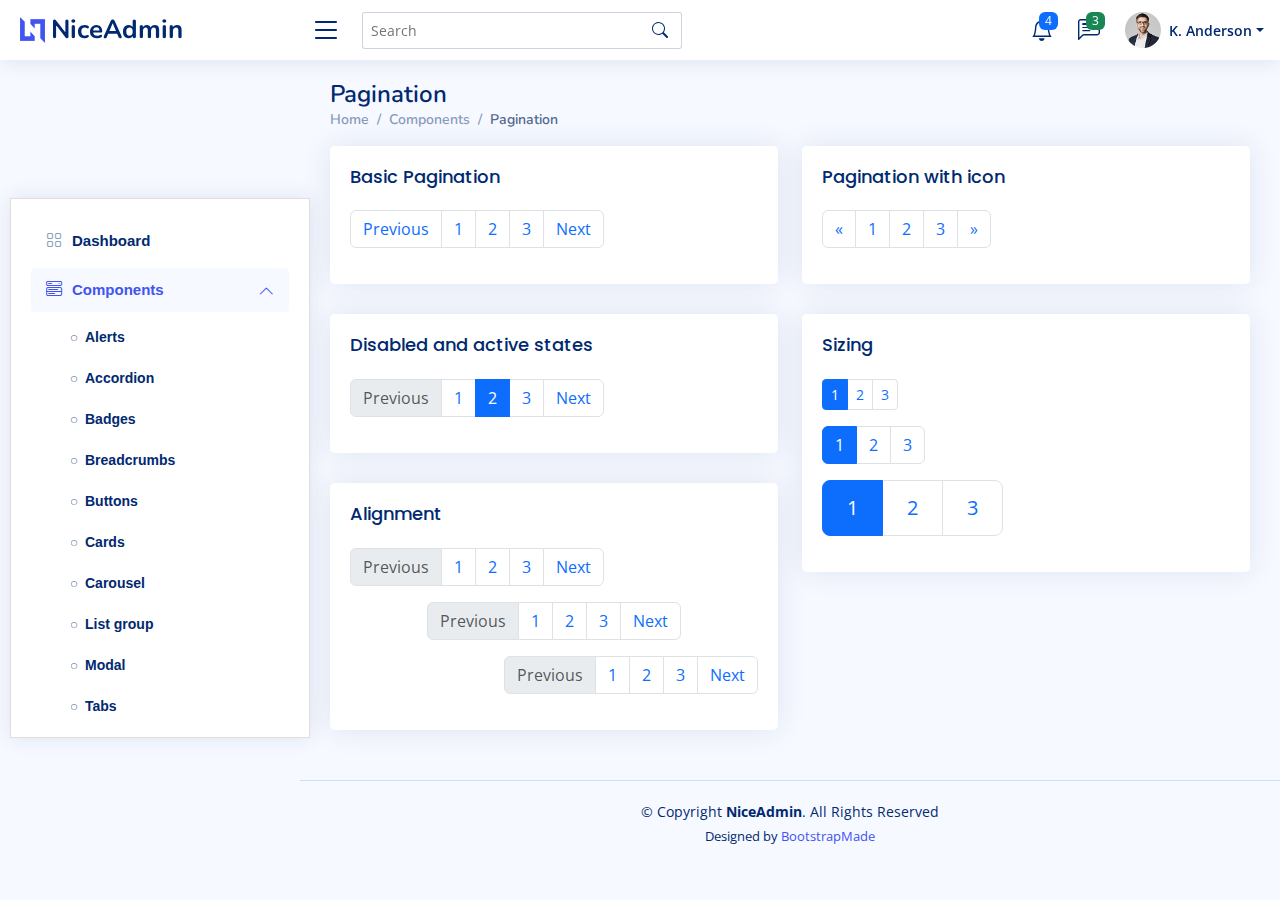
<file: components-pagination.html>
<!DOCTYPE html>
<html lang="en">

<head>
  <meta charset="utf-8">
  <meta content="width=device-width, initial-scale=1.0" name="viewport">

  <title>Components / Pagination - NiceAdmin Bootstrap Template</title>
  <meta content="" name="description">
  <meta content="" name="keywords">

  <!-- Favicons -->
  <link href="assets/img/favicon.png" rel="icon">
  <link href="assets/img/apple-touch-icon.png" rel="apple-touch-icon">

  <!-- Google Fonts -->
  <link href="https://fonts.gstatic.com" rel="preconnect">
  <link href="https://fonts.googleapis.com/css?family=Open+Sans:300,300i,400,400i,600,600i,700,700i|Nunito:300,300i,400,400i,600,600i,700,700i|Poppins:300,300i,400,400i,500,500i,600,600i,700,700i" rel="stylesheet">

  <!-- Vendor CSS Files -->
  <link href="assets/vendor/bootstrap/css/bootstrap.min.css" rel="stylesheet">
  <link href="assets/vendor/bootstrap-icons/bootstrap-icons.css" rel="stylesheet">
  <link href="assets/vendor/boxicons/css/boxicons.min.css" rel="stylesheet">
  <link href="assets/vendor/quill/quill.snow.css" rel="stylesheet">
  <link href="assets/vendor/quill/quill.bubble.css" rel="stylesheet">
  <link href="assets/vendor/remixicon/remixicon.css" rel="stylesheet">
  <link href="assets/vendor/simple-datatables/style.css" rel="stylesheet">

  <!-- Template Main CSS File -->
  <link href="assets/css/style.css" rel="stylesheet">

  <!-- =======================================================
  * Template Name: NiceAdmin
  * Template URL: https://bootstrapmade.com/nice-admin-bootstrap-admin-html-template/
  * Updated: Apr 20 2024 with Bootstrap v5.3.3
  * Author: BootstrapMade.com
  * License: https://bootstrapmade.com/license/
  ======================================================== -->
</head>

<body>

  <!-- ======= Header ======= -->
  <header id="header" class="header fixed-top d-flex align-items-center">

    <div class="d-flex align-items-center justify-content-between">
      <a href="index.html" class="logo d-flex align-items-center">
        <img src="assets/img/logo.png" alt="">
        <span class="d-none d-lg-block">NiceAdmin</span>
      </a>
      <i class="bi bi-list toggle-sidebar-btn"></i>
    </div><!-- End Logo -->

    <div class="search-bar">
      <form class="search-form d-flex align-items-center" method="POST" action="#">
        <input type="text" name="query" placeholder="Search" title="Enter search keyword">
        <button type="submit" title="Search"><i class="bi bi-search"></i></button>
      </form>
    </div><!-- End Search Bar -->

    <nav class="header-nav ms-auto">
      <ul class="d-flex align-items-center">

        <li class="nav-item d-block d-lg-none">
          <a class="nav-link nav-icon search-bar-toggle " href="#">
            <i class="bi bi-search"></i>
          </a>
        </li><!-- End Search Icon-->

        <li class="nav-item dropdown">

          <a class="nav-link nav-icon" href="#" data-bs-toggle="dropdown">
            <i class="bi bi-bell"></i>
            <span class="badge bg-primary badge-number">4</span>
          </a><!-- End Notification Icon -->

          <ul class="dropdown-menu dropdown-menu-end dropdown-menu-arrow notifications">
            <li class="dropdown-header">
              You have 4 new notifications
              <a href="#"><span class="badge rounded-pill bg-primary p-2 ms-2">View all</span></a>
            </li>
            <li>
              <hr class="dropdown-divider">
            </li>

            <li class="notification-item">
              <i class="bi bi-exclamation-circle text-warning"></i>
              <div>
                <h4>Lorem Ipsum</h4>
                <p>Quae dolorem earum veritatis oditseno</p>
                <p>30 min. ago</p>
              </div>
            </li>

            <li>
              <hr class="dropdown-divider">
            </li>

            <li class="notification-item">
              <i class="bi bi-x-circle text-danger"></i>
              <div>
                <h4>Atque rerum nesciunt</h4>
                <p>Quae dolorem earum veritatis oditseno</p>
                <p>1 hr. ago</p>
              </div>
            </li>

            <li>
              <hr class="dropdown-divider">
            </li>

            <li class="notification-item">
              <i class="bi bi-check-circle text-success"></i>
              <div>
                <h4>Sit rerum fuga</h4>
                <p>Quae dolorem earum veritatis oditseno</p>
                <p>2 hrs. ago</p>
              </div>
            </li>

            <li>
              <hr class="dropdown-divider">
            </li>

            <li class="notification-item">
              <i class="bi bi-info-circle text-primary"></i>
              <div>
                <h4>Dicta reprehenderit</h4>
                <p>Quae dolorem earum veritatis oditseno</p>
                <p>4 hrs. ago</p>
              </div>
            </li>

            <li>
              <hr class="dropdown-divider">
            </li>
            <li class="dropdown-footer">
              <a href="#">Show all notifications</a>
            </li>

          </ul><!-- End Notification Dropdown Items -->

        </li><!-- End Notification Nav -->

        <li class="nav-item dropdown">

          <a class="nav-link nav-icon" href="#" data-bs-toggle="dropdown">
            <i class="bi bi-chat-left-text"></i>
            <span class="badge bg-success badge-number">3</span>
          </a><!-- End Messages Icon -->

          <ul class="dropdown-menu dropdown-menu-end dropdown-menu-arrow messages">
            <li class="dropdown-header">
              You have 3 new messages
              <a href="#"><span class="badge rounded-pill bg-primary p-2 ms-2">View all</span></a>
            </li>
            <li>
              <hr class="dropdown-divider">
            </li>

            <li class="message-item">
              <a href="#">
                <img src="assets/img/messages-1.jpg" alt="" class="rounded-circle">
                <div>
                  <h4>Maria Hudson</h4>
                  <p>Velit asperiores et ducimus soluta repudiandae labore officia est ut...</p>
                  <p>4 hrs. ago</p>
                </div>
              </a>
            </li>
            <li>
              <hr class="dropdown-divider">
            </li>

            <li class="message-item">
              <a href="#">
                <img src="assets/img/messages-2.jpg" alt="" class="rounded-circle">
                <div>
                  <h4>Anna Nelson</h4>
                  <p>Velit asperiores et ducimus soluta repudiandae labore officia est ut...</p>
                  <p>6 hrs. ago</p>
                </div>
              </a>
            </li>
            <li>
              <hr class="dropdown-divider">
            </li>

            <li class="message-item">
              <a href="#">
                <img src="assets/img/messages-3.jpg" alt="" class="rounded-circle">
                <div>
                  <h4>David Muldon</h4>
                  <p>Velit asperiores et ducimus soluta repudiandae labore officia est ut...</p>
                  <p>8 hrs. ago</p>
                </div>
              </a>
            </li>
            <li>
              <hr class="dropdown-divider">
            </li>

            <li class="dropdown-footer">
              <a href="#">Show all messages</a>
            </li>

          </ul><!-- End Messages Dropdown Items -->

        </li><!-- End Messages Nav -->

        <li class="nav-item dropdown pe-3">

          <a class="nav-link nav-profile d-flex align-items-center pe-0" href="#" data-bs-toggle="dropdown">
            <img src="assets/img/profile-img.jpg" alt="Profile" class="rounded-circle">
            <span class="d-none d-md-block dropdown-toggle ps-2">K. Anderson</span>
          </a><!-- End Profile Iamge Icon -->

          <ul class="dropdown-menu dropdown-menu-end dropdown-menu-arrow profile">
            <li class="dropdown-header">
              <h6>Kevin Anderson</h6>
              <span>Web Designer</span>
            </li>
            <li>
              <hr class="dropdown-divider">
            </li>

            <li>
              <a class="dropdown-item d-flex align-items-center" href="users-profile.html">
                <i class="bi bi-person"></i>
                <span>My Profile</span>
              </a>
            </li>
            <li>
              <hr class="dropdown-divider">
            </li>

            <li>
              <a class="dropdown-item d-flex align-items-center" href="users-profile.html">
                <i class="bi bi-gear"></i>
                <span>Account Settings</span>
              </a>
            </li>
            <li>
              <hr class="dropdown-divider">
            </li>

            <li>
              <a class="dropdown-item d-flex align-items-center" href="pages-faq.html">
                <i class="bi bi-question-circle"></i>
                <span>Need Help?</span>
              </a>
            </li>
            <li>
              <hr class="dropdown-divider">
            </li>

            <li>
              <a class="dropdown-item d-flex align-items-center" href="#">
                <i class="bi bi-box-arrow-right"></i>
                <span>Sign Out</span>
              </a>
            </li>

          </ul><!-- End Profile Dropdown Items -->
        </li><!-- End Profile Nav -->

      </ul>
    </nav><!-- End Icons Navigation -->

  </header><!-- End Header -->

  <!-- ======= Sidebar ======= -->
  <aside id="sidebar" class="sidebar">

    <ul class="sidebar-nav" id="sidebar-nav">

      <li class="nav-item">
        <a class="nav-link collapsed" href="index.html">
          <i class="bi bi-grid"></i>
          <span>Dashboard</span>
        </a>
      </li><!-- End Dashboard Nav -->

      <li class="nav-item">
        <a class="nav-link " data-bs-target="#components-nav" data-bs-toggle="collapse" href="#">
          <i class="bi bi-menu-button-wide"></i><span>Components</span><i class="bi bi-chevron-down ms-auto"></i>
        </a>
        <ul id="components-nav" class="nav-content collapse show" data-bs-parent="#sidebar-nav">
          <li>
            <a href="components-alerts.html">
              <i class="bi bi-circle"></i><span>Alerts</span>
            </a>
          </li>
          <li>
            <a href="components-accordion.html">
              <i class="bi bi-circle"></i><span>Accordion</span>
            </a>
          </li>
          <li>
            <a href="components-badges.html">
              <i class="bi bi-circle"></i><span>Badges</span>
            </a>
          </li>
          <li>
            <a href="components-breadcrumbs.html">
              <i class="bi bi-circle"></i><span>Breadcrumbs</span>
            </a>
          </li>
          <li>
            <a href="components-buttons.html">
              <i class="bi bi-circle"></i><span>Buttons</span>
            </a>
          </li>
          <li>
            <a href="components-cards.html">
              <i class="bi bi-circle"></i><span>Cards</span>
            </a>
          </li>
          <li>
            <a href="components-carousel.html">
              <i class="bi bi-circle"></i><span>Carousel</span>
            </a>
          </li>
          <li>
            <a href="components-list-group.html">
              <i class="bi bi-circle"></i><span>List group</span>
            </a>
          </li>
          <li>
            <a href="components-modal.html">
              <i class="bi bi-circle"></i><span>Modal</span>
            </a>
          </li>
          <li>
            <a href="components-tabs.html">
              <i class="bi bi-circle"></i><span>Tabs</span>
            </a>
          </li>
          <li>
            <a href="components-pagination.html" class="active">
              <i class="bi bi-circle"></i><span>Pagination</span>
            </a>
          </li>
          <li>
            <a href="components-progress.html">
              <i class="bi bi-circle"></i><span>Progress</span>
            </a>
          </li>
          <li>
            <a href="components-spinners.html">
              <i class="bi bi-circle"></i><span>Spinners</span>
            </a>
          </li>
          <li>
            <a href="components-tooltips.html">
              <i class="bi bi-circle"></i><span>Tooltips</span>
            </a>
          </li>
        </ul>
      </li><!-- End Components Nav -->

      <li class="nav-item">
        <a class="nav-link collapsed" data-bs-target="#forms-nav" data-bs-toggle="collapse" href="#">
          <i class="bi bi-journal-text"></i><span>Forms</span><i class="bi bi-chevron-down ms-auto"></i>
        </a>
        <ul id="forms-nav" class="nav-content collapse " data-bs-parent="#sidebar-nav">
          <li>
            <a href="forms-elements.html">
              <i class="bi bi-circle"></i><span>Form Elements</span>
            </a>
          </li>
          <li>
            <a href="forms-layouts.html">
              <i class="bi bi-circle"></i><span>Form Layouts</span>
            </a>
          </li>
          <li>
            <a href="forms-editors.html">
              <i class="bi bi-circle"></i><span>Form Editors</span>
            </a>
          </li>
          <li>
            <a href="forms-validation.html">
              <i class="bi bi-circle"></i><span>Form Validation</span>
            </a>
          </li>
        </ul>
      </li><!-- End Forms Nav -->

      <li class="nav-item">
        <a class="nav-link collapsed" data-bs-target="#tables-nav" data-bs-toggle="collapse" href="#">
          <i class="bi bi-layout-text-window-reverse"></i><span>Tables</span><i class="bi bi-chevron-down ms-auto"></i>
        </a>
        <ul id="tables-nav" class="nav-content collapse " data-bs-parent="#sidebar-nav">
          <li>
            <a href="tables-general.html">
              <i class="bi bi-circle"></i><span>General Tables</span>
            </a>
          </li>
          <li>
            <a href="tables-data.html">
              <i class="bi bi-circle"></i><span>Data Tables</span>
            </a>
          </li>
        </ul>
      </li><!-- End Tables Nav -->

      <li class="nav-item">
        <a class="nav-link collapsed" data-bs-target="#charts-nav" data-bs-toggle="collapse" href="#">
          <i class="bi bi-bar-chart"></i><span>Charts</span><i class="bi bi-chevron-down ms-auto"></i>
        </a>
        <ul id="charts-nav" class="nav-content collapse " data-bs-parent="#sidebar-nav">
          <li>
            <a href="charts-chartjs.html">
              <i class="bi bi-circle"></i><span>Chart.js</span>
            </a>
          </li>
          <li>
            <a href="charts-apexcharts.html">
              <i class="bi bi-circle"></i><span>ApexCharts</span>
            </a>
          </li>
          <li>
            <a href="charts-echarts.html">
              <i class="bi bi-circle"></i><span>ECharts</span>
            </a>
          </li>
        </ul>
      </li><!-- End Charts Nav -->

      <li class="nav-item">
        <a class="nav-link collapsed" data-bs-target="#icons-nav" data-bs-toggle="collapse" href="#">
          <i class="bi bi-gem"></i><span>Icons</span><i class="bi bi-chevron-down ms-auto"></i>
        </a>
        <ul id="icons-nav" class="nav-content collapse " data-bs-parent="#sidebar-nav">
          <li>
            <a href="icons-bootstrap.html">
              <i class="bi bi-circle"></i><span>Bootstrap Icons</span>
            </a>
          </li>
          <li>
            <a href="icons-remix.html">
              <i class="bi bi-circle"></i><span>Remix Icons</span>
            </a>
          </li>
          <li>
            <a href="icons-boxicons.html">
              <i class="bi bi-circle"></i><span>Boxicons</span>
            </a>
          </li>
        </ul>
      </li><!-- End Icons Nav -->

      <li class="nav-heading">Pages</li>

      <li class="nav-item">
        <a class="nav-link collapsed" href="users-profile.html">
          <i class="bi bi-person"></i>
          <span>Profile</span>
        </a>
      </li><!-- End Profile Page Nav -->

      <li class="nav-item">
        <a class="nav-link collapsed" href="pages-faq.html">
          <i class="bi bi-question-circle"></i>
          <span>F.A.Q</span>
        </a>
      </li><!-- End F.A.Q Page Nav -->

      <li class="nav-item">
        <a class="nav-link collapsed" href="pages-contact.html">
          <i class="bi bi-envelope"></i>
          <span>Contact</span>
        </a>
      </li><!-- End Contact Page Nav -->

      <li class="nav-item">
        <a class="nav-link collapsed" href="pages-register.html">
          <i class="bi bi-card-list"></i>
          <span>Register</span>
        </a>
      </li><!-- End Register Page Nav -->

      <li class="nav-item">
        <a class="nav-link collapsed" href="pages-login.html">
          <i class="bi bi-box-arrow-in-right"></i>
          <span>Login</span>
        </a>
      </li><!-- End Login Page Nav -->

      <li class="nav-item">
        <a class="nav-link collapsed" href="pages-error-404.html">
          <i class="bi bi-dash-circle"></i>
          <span>Error 404</span>
        </a>
      </li><!-- End Error 404 Page Nav -->

      <li class="nav-item">
        <a class="nav-link collapsed" href="pages-blank.html">
          <i class="bi bi-file-earmark"></i>
          <span>Blank</span>
        </a>
      </li><!-- End Blank Page Nav -->

    </ul>

  </aside><!-- End Sidebar-->

  <main id="main" class="main">

    <div class="pagetitle">
      <h1>Pagination</h1>
      <nav>
        <ol class="breadcrumb">
          <li class="breadcrumb-item"><a href="index.html">Home</a></li>
          <li class="breadcrumb-item">Components</li>
          <li class="breadcrumb-item active">Pagination</li>
        </ol>
      </nav>
    </div><!-- End Page Title -->

    <section class="section">
      <div class="row">
        <div class="col-lg-6">

          <div class="card">
            <div class="card-body">
              <h5 class="card-title">Basic Pagination</h5>

              <!-- Basic Pagination -->
              <nav aria-label="Page navigation example">
                <ul class="pagination">
                  <li class="page-item"><a class="page-link" href="#">Previous</a></li>
                  <li class="page-item"><a class="page-link" href="#">1</a></li>
                  <li class="page-item"><a class="page-link" href="#">2</a></li>
                  <li class="page-item"><a class="page-link" href="#">3</a></li>
                  <li class="page-item"><a class="page-link" href="#">Next</a></li>
                </ul>
              </nav><!-- End Basic Pagination -->

            </div>
          </div>

          <div class="card">
            <div class="card-body">
              <h5 class="card-title">Disabled and active states</h5>

              <!-- Disabled and active states -->
              <nav aria-label="...">
                <ul class="pagination">
                  <li class="page-item disabled">
                    <a class="page-link" href="#" tabindex="-1" aria-disabled="true">Previous</a>
                  </li>
                  <li class="page-item"><a class="page-link" href="#">1</a></li>
                  <li class="page-item active" aria-current="page">
                    <a class="page-link" href="#">2</a>
                  </li>
                  <li class="page-item"><a class="page-link" href="#">3</a></li>
                  <li class="page-item">
                    <a class="page-link" href="#">Next</a>
                  </li>
                </ul>
              </nav><!-- End Disabled and active states -->

            </div>
          </div>

          <div class="card">
            <div class="card-body">
              <h5 class="card-title">Alignment</h5>

              <!-- Left/Start Pagination -->
              <nav aria-label="Page navigation example">
                <ul class="pagination">
                  <li class="page-item disabled">
                    <a class="page-link" href="#" tabindex="-1" aria-disabled="true">Previous</a>
                  </li>
                  <li class="page-item"><a class="page-link" href="#">1</a></li>
                  <li class="page-item"><a class="page-link" href="#">2</a></li>
                  <li class="page-item"><a class="page-link" href="#">3</a></li>
                  <li class="page-item">
                    <a class="page-link" href="#">Next</a>
                  </li>
                </ul>
              </nav><!-- End Left/Start Pagination -->

              <!-- Centered Pagination -->
              <nav aria-label="Page navigation example">
                <ul class="pagination justify-content-center">
                  <li class="page-item disabled">
                    <a class="page-link" href="#" tabindex="-1" aria-disabled="true">Previous</a>
                  </li>
                  <li class="page-item"><a class="page-link" href="#">1</a></li>
                  <li class="page-item"><a class="page-link" href="#">2</a></li>
                  <li class="page-item"><a class="page-link" href="#">3</a></li>
                  <li class="page-item">
                    <a class="page-link" href="#">Next</a>
                  </li>
                </ul>
              </nav><!-- End Centered Pagination -->

              <!-- Right/End Aligned Pagination -->
              <nav aria-label="Page navigation example">
                <ul class="pagination justify-content-end">
                  <li class="page-item disabled">
                    <a class="page-link" href="#" tabindex="-1" aria-disabled="true">Previous</a>
                  </li>
                  <li class="page-item"><a class="page-link" href="#">1</a></li>
                  <li class="page-item"><a class="page-link" href="#">2</a></li>
                  <li class="page-item"><a class="page-link" href="#">3</a></li>
                  <li class="page-item">
                    <a class="page-link" href="#">Next</a>
                  </li>
                </ul>
              </nav><!-- End Right/End Aligned Pagination -->

            </div>
          </div>

        </div>

        <div class="col-lg-6">

          <div class="card">
            <div class="card-body">
              <h5 class="card-title">Pagination with icon</h5>

              <!-- Pagination with icons -->
              <nav aria-label="Page navigation example">
                <ul class="pagination">
                  <li class="page-item">
                    <a class="page-link" href="#" aria-label="Previous">
                      <span aria-hidden="true">&laquo;</span>
                    </a>
                  </li>
                  <li class="page-item"><a class="page-link" href="#">1</a></li>
                  <li class="page-item"><a class="page-link" href="#">2</a></li>
                  <li class="page-item"><a class="page-link" href="#">3</a></li>
                  <li class="page-item">
                    <a class="page-link" href="#" aria-label="Next">
                      <span aria-hidden="true">&raquo;</span>
                    </a>
                  </li>
                </ul>
              </nav><!-- End Pagination with icons -->

            </div>
          </div>

          <div class="card">
            <div class="card-body">
              <h5 class="card-title">Sizing</h5>

              <!-- Small Sizing -->
              <nav aria-label="...">
                <ul class="pagination pagination-sm">
                  <li class="page-item active" aria-current="page">
                    <span class="page-link">1</span>
                  </li>
                  <li class="page-item"><a class="page-link" href="#">2</a></li>
                  <li class="page-item"><a class="page-link" href="#">3</a></li>
                </ul>
              </nav><!-- End Small Sizing -->

              <!-- Normal Sizing -->
              <nav aria-label="...">
                <ul class="pagination">
                  <li class="page-item active" aria-current="page">
                    <span class="page-link">1</span>
                  </li>
                  <li class="page-item"><a class="page-link" href="#">2</a></li>
                  <li class="page-item"><a class="page-link" href="#">3</a></li>
                </ul>
              </nav><!-- End Normal Sizing -->

              <!-- Large Sizing -->
              <nav aria-label="...">
                <ul class="pagination pagination-lg">
                  <li class="page-item active" aria-current="page">
                    <span class="page-link">1</span>
                  </li>
                  <li class="page-item"><a class="page-link" href="#">2</a></li>
                  <li class="page-item"><a class="page-link" href="#">3</a></li>
                </ul>
              </nav><!-- End Large Sizing -->

            </div>
          </div>

        </div>
      </div>
    </section>

  </main><!-- End #main -->

  <!-- ======= Footer ======= -->
  <footer id="footer" class="footer">
    <div class="copyright">
      &copy; Copyright <strong><span>NiceAdmin</span></strong>. All Rights Reserved
    </div>
    <div class="credits">
      <!-- All the links in the footer should remain intact. -->
      <!-- You can delete the links only if you purchased the pro version. -->
      <!-- Licensing information: https://bootstrapmade.com/license/ -->
      <!-- Purchase the pro version with working PHP/AJAX contact form: https://bootstrapmade.com/nice-admin-bootstrap-admin-html-template/ -->
      Designed by <a href="https://bootstrapmade.com/">BootstrapMade</a>
    </div>
  </footer><!-- End Footer -->

  <a href="#" class="back-to-top d-flex align-items-center justify-content-center"><i class="bi bi-arrow-up-short"></i></a>

  <!-- Vendor JS Files -->
  <script src="assets/vendor/apexcharts/apexcharts.min.js"></script>
  <script src="assets/vendor/bootstrap/js/bootstrap.bundle.min.js"></script>
  <script src="assets/vendor/chart.js/chart.umd.js"></script>
  <script src="assets/vendor/echarts/echarts.min.js"></script>
  <script src="assets/vendor/quill/quill.js"></script>
  <script src="assets/vendor/simple-datatables/simple-datatables.js"></script>
  <script src="assets/vendor/tinymce/tinymce.min.js"></script>
  <script src="assets/vendor/php-email-form/validate.js"></script>

  <!-- Template Main JS File -->
  <script src="assets/js/main.js"></script>

</body>

</html>
</file>
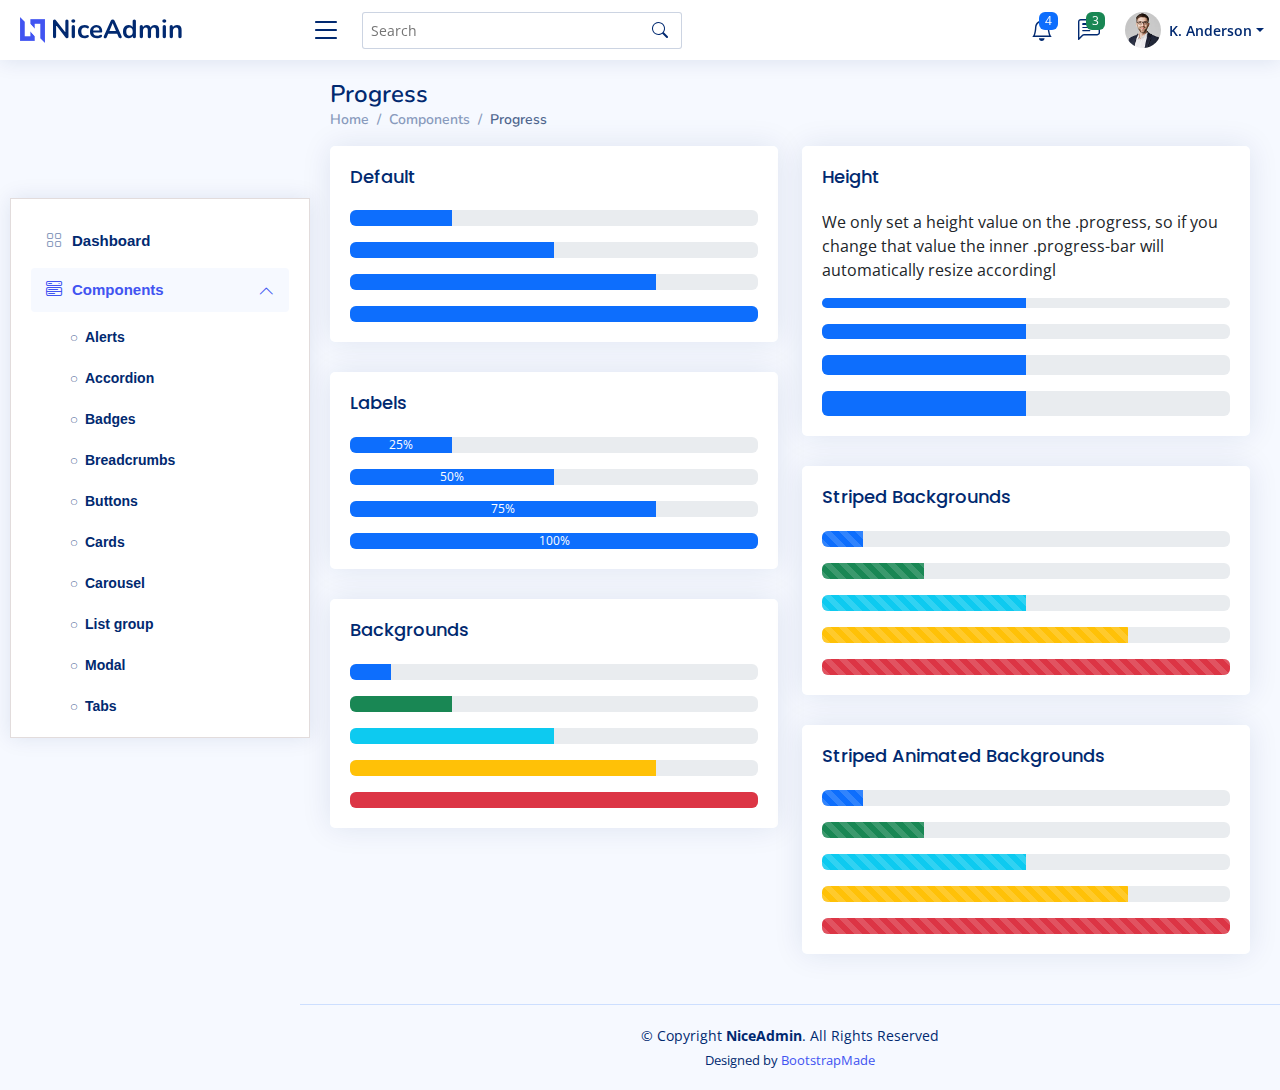
<file: components-progress.html>
<!DOCTYPE html>
<html lang="en">

<head>
  <meta charset="utf-8">
  <meta content="width=device-width, initial-scale=1.0" name="viewport">

  <title>Components / Progress - NiceAdmin Bootstrap Template</title>
  <meta content="" name="description">
  <meta content="" name="keywords">

  <!-- Favicons -->
  <link href="assets/img/favicon.png" rel="icon">
  <link href="assets/img/apple-touch-icon.png" rel="apple-touch-icon">

  <!-- Google Fonts -->
  <link href="https://fonts.gstatic.com" rel="preconnect">
  <link href="https://fonts.googleapis.com/css?family=Open+Sans:300,300i,400,400i,600,600i,700,700i|Nunito:300,300i,400,400i,600,600i,700,700i|Poppins:300,300i,400,400i,500,500i,600,600i,700,700i" rel="stylesheet">

  <!-- Vendor CSS Files -->
  <link href="assets/vendor/bootstrap/css/bootstrap.min.css" rel="stylesheet">
  <link href="assets/vendor/bootstrap-icons/bootstrap-icons.css" rel="stylesheet">
  <link href="assets/vendor/boxicons/css/boxicons.min.css" rel="stylesheet">
  <link href="assets/vendor/quill/quill.snow.css" rel="stylesheet">
  <link href="assets/vendor/quill/quill.bubble.css" rel="stylesheet">
  <link href="assets/vendor/remixicon/remixicon.css" rel="stylesheet">
  <link href="assets/vendor/simple-datatables/style.css" rel="stylesheet">

  <!-- Template Main CSS File -->
  <link href="assets/css/style.css" rel="stylesheet">

  <!-- =======================================================
  * Template Name: NiceAdmin
  * Template URL: https://bootstrapmade.com/nice-admin-bootstrap-admin-html-template/
  * Updated: Apr 20 2024 with Bootstrap v5.3.3
  * Author: BootstrapMade.com
  * License: https://bootstrapmade.com/license/
  ======================================================== -->
</head>

<body>

  <!-- ======= Header ======= -->
  <header id="header" class="header fixed-top d-flex align-items-center">

    <div class="d-flex align-items-center justify-content-between">
      <a href="index.html" class="logo d-flex align-items-center">
        <img src="assets/img/logo.png" alt="">
        <span class="d-none d-lg-block">NiceAdmin</span>
      </a>
      <i class="bi bi-list toggle-sidebar-btn"></i>
    </div><!-- End Logo -->

    <div class="search-bar">
      <form class="search-form d-flex align-items-center" method="POST" action="#">
        <input type="text" name="query" placeholder="Search" title="Enter search keyword">
        <button type="submit" title="Search"><i class="bi bi-search"></i></button>
      </form>
    </div><!-- End Search Bar -->

    <nav class="header-nav ms-auto">
      <ul class="d-flex align-items-center">

        <li class="nav-item d-block d-lg-none">
          <a class="nav-link nav-icon search-bar-toggle " href="#">
            <i class="bi bi-search"></i>
          </a>
        </li><!-- End Search Icon-->

        <li class="nav-item dropdown">

          <a class="nav-link nav-icon" href="#" data-bs-toggle="dropdown">
            <i class="bi bi-bell"></i>
            <span class="badge bg-primary badge-number">4</span>
          </a><!-- End Notification Icon -->

          <ul class="dropdown-menu dropdown-menu-end dropdown-menu-arrow notifications">
            <li class="dropdown-header">
              You have 4 new notifications
              <a href="#"><span class="badge rounded-pill bg-primary p-2 ms-2">View all</span></a>
            </li>
            <li>
              <hr class="dropdown-divider">
            </li>

            <li class="notification-item">
              <i class="bi bi-exclamation-circle text-warning"></i>
              <div>
                <h4>Lorem Ipsum</h4>
                <p>Quae dolorem earum veritatis oditseno</p>
                <p>30 min. ago</p>
              </div>
            </li>

            <li>
              <hr class="dropdown-divider">
            </li>

            <li class="notification-item">
              <i class="bi bi-x-circle text-danger"></i>
              <div>
                <h4>Atque rerum nesciunt</h4>
                <p>Quae dolorem earum veritatis oditseno</p>
                <p>1 hr. ago</p>
              </div>
            </li>

            <li>
              <hr class="dropdown-divider">
            </li>

            <li class="notification-item">
              <i class="bi bi-check-circle text-success"></i>
              <div>
                <h4>Sit rerum fuga</h4>
                <p>Quae dolorem earum veritatis oditseno</p>
                <p>2 hrs. ago</p>
              </div>
            </li>

            <li>
              <hr class="dropdown-divider">
            </li>

            <li class="notification-item">
              <i class="bi bi-info-circle text-primary"></i>
              <div>
                <h4>Dicta reprehenderit</h4>
                <p>Quae dolorem earum veritatis oditseno</p>
                <p>4 hrs. ago</p>
              </div>
            </li>

            <li>
              <hr class="dropdown-divider">
            </li>
            <li class="dropdown-footer">
              <a href="#">Show all notifications</a>
            </li>

          </ul><!-- End Notification Dropdown Items -->

        </li><!-- End Notification Nav -->

        <li class="nav-item dropdown">

          <a class="nav-link nav-icon" href="#" data-bs-toggle="dropdown">
            <i class="bi bi-chat-left-text"></i>
            <span class="badge bg-success badge-number">3</span>
          </a><!-- End Messages Icon -->

          <ul class="dropdown-menu dropdown-menu-end dropdown-menu-arrow messages">
            <li class="dropdown-header">
              You have 3 new messages
              <a href="#"><span class="badge rounded-pill bg-primary p-2 ms-2">View all</span></a>
            </li>
            <li>
              <hr class="dropdown-divider">
            </li>

            <li class="message-item">
              <a href="#">
                <img src="assets/img/messages-1.jpg" alt="" class="rounded-circle">
                <div>
                  <h4>Maria Hudson</h4>
                  <p>Velit asperiores et ducimus soluta repudiandae labore officia est ut...</p>
                  <p>4 hrs. ago</p>
                </div>
              </a>
            </li>
            <li>
              <hr class="dropdown-divider">
            </li>

            <li class="message-item">
              <a href="#">
                <img src="assets/img/messages-2.jpg" alt="" class="rounded-circle">
                <div>
                  <h4>Anna Nelson</h4>
                  <p>Velit asperiores et ducimus soluta repudiandae labore officia est ut...</p>
                  <p>6 hrs. ago</p>
                </div>
              </a>
            </li>
            <li>
              <hr class="dropdown-divider">
            </li>

            <li class="message-item">
              <a href="#">
                <img src="assets/img/messages-3.jpg" alt="" class="rounded-circle">
                <div>
                  <h4>David Muldon</h4>
                  <p>Velit asperiores et ducimus soluta repudiandae labore officia est ut...</p>
                  <p>8 hrs. ago</p>
                </div>
              </a>
            </li>
            <li>
              <hr class="dropdown-divider">
            </li>

            <li class="dropdown-footer">
              <a href="#">Show all messages</a>
            </li>

          </ul><!-- End Messages Dropdown Items -->

        </li><!-- End Messages Nav -->

        <li class="nav-item dropdown pe-3">

          <a class="nav-link nav-profile d-flex align-items-center pe-0" href="#" data-bs-toggle="dropdown">
            <img src="assets/img/profile-img.jpg" alt="Profile" class="rounded-circle">
            <span class="d-none d-md-block dropdown-toggle ps-2">K. Anderson</span>
          </a><!-- End Profile Iamge Icon -->

          <ul class="dropdown-menu dropdown-menu-end dropdown-menu-arrow profile">
            <li class="dropdown-header">
              <h6>Kevin Anderson</h6>
              <span>Web Designer</span>
            </li>
            <li>
              <hr class="dropdown-divider">
            </li>

            <li>
              <a class="dropdown-item d-flex align-items-center" href="users-profile.html">
                <i class="bi bi-person"></i>
                <span>My Profile</span>
              </a>
            </li>
            <li>
              <hr class="dropdown-divider">
            </li>

            <li>
              <a class="dropdown-item d-flex align-items-center" href="users-profile.html">
                <i class="bi bi-gear"></i>
                <span>Account Settings</span>
              </a>
            </li>
            <li>
              <hr class="dropdown-divider">
            </li>

            <li>
              <a class="dropdown-item d-flex align-items-center" href="pages-faq.html">
                <i class="bi bi-question-circle"></i>
                <span>Need Help?</span>
              </a>
            </li>
            <li>
              <hr class="dropdown-divider">
            </li>

            <li>
              <a class="dropdown-item d-flex align-items-center" href="#">
                <i class="bi bi-box-arrow-right"></i>
                <span>Sign Out</span>
              </a>
            </li>

          </ul><!-- End Profile Dropdown Items -->
        </li><!-- End Profile Nav -->

      </ul>
    </nav><!-- End Icons Navigation -->

  </header><!-- End Header -->

  <!-- ======= Sidebar ======= -->
  <aside id="sidebar" class="sidebar">

    <ul class="sidebar-nav" id="sidebar-nav">

      <li class="nav-item">
        <a class="nav-link collapsed" href="index.html">
          <i class="bi bi-grid"></i>
          <span>Dashboard</span>
        </a>
      </li><!-- End Dashboard Nav -->

      <li class="nav-item">
        <a class="nav-link " data-bs-target="#components-nav" data-bs-toggle="collapse" href="#">
          <i class="bi bi-menu-button-wide"></i><span>Components</span><i class="bi bi-chevron-down ms-auto"></i>
        </a>
        <ul id="components-nav" class="nav-content collapse show" data-bs-parent="#sidebar-nav">
          <li>
            <a href="components-alerts.html">
              <i class="bi bi-circle"></i><span>Alerts</span>
            </a>
          </li>
          <li>
            <a href="components-accordion.html">
              <i class="bi bi-circle"></i><span>Accordion</span>
            </a>
          </li>
          <li>
            <a href="components-badges.html">
              <i class="bi bi-circle"></i><span>Badges</span>
            </a>
          </li>
          <li>
            <a href="components-breadcrumbs.html">
              <i class="bi bi-circle"></i><span>Breadcrumbs</span>
            </a>
          </li>
          <li>
            <a href="components-buttons.html">
              <i class="bi bi-circle"></i><span>Buttons</span>
            </a>
          </li>
          <li>
            <a href="components-cards.html">
              <i class="bi bi-circle"></i><span>Cards</span>
            </a>
          </li>
          <li>
            <a href="components-carousel.html">
              <i class="bi bi-circle"></i><span>Carousel</span>
            </a>
          </li>
          <li>
            <a href="components-list-group.html">
              <i class="bi bi-circle"></i><span>List group</span>
            </a>
          </li>
          <li>
            <a href="components-modal.html">
              <i class="bi bi-circle"></i><span>Modal</span>
            </a>
          </li>
          <li>
            <a href="components-tabs.html">
              <i class="bi bi-circle"></i><span>Tabs</span>
            </a>
          </li>
          <li>
            <a href="components-pagination.html">
              <i class="bi bi-circle"></i><span>Pagination</span>
            </a>
          </li>
          <li>
            <a href="components-progress.html" class="active">
              <i class="bi bi-circle"></i><span>Progress</span>
            </a>
          </li>
          <li>
            <a href="components-spinners.html">
              <i class="bi bi-circle"></i><span>Spinners</span>
            </a>
          </li>
          <li>
            <a href="components-tooltips.html">
              <i class="bi bi-circle"></i><span>Tooltips</span>
            </a>
          </li>
        </ul>
      </li><!-- End Components Nav -->

      <li class="nav-item">
        <a class="nav-link collapsed" data-bs-target="#forms-nav" data-bs-toggle="collapse" href="#">
          <i class="bi bi-journal-text"></i><span>Forms</span><i class="bi bi-chevron-down ms-auto"></i>
        </a>
        <ul id="forms-nav" class="nav-content collapse " data-bs-parent="#sidebar-nav">
          <li>
            <a href="forms-elements.html">
              <i class="bi bi-circle"></i><span>Form Elements</span>
            </a>
          </li>
          <li>
            <a href="forms-layouts.html">
              <i class="bi bi-circle"></i><span>Form Layouts</span>
            </a>
          </li>
          <li>
            <a href="forms-editors.html">
              <i class="bi bi-circle"></i><span>Form Editors</span>
            </a>
          </li>
          <li>
            <a href="forms-validation.html">
              <i class="bi bi-circle"></i><span>Form Validation</span>
            </a>
          </li>
        </ul>
      </li><!-- End Forms Nav -->

      <li class="nav-item">
        <a class="nav-link collapsed" data-bs-target="#tables-nav" data-bs-toggle="collapse" href="#">
          <i class="bi bi-layout-text-window-reverse"></i><span>Tables</span><i class="bi bi-chevron-down ms-auto"></i>
        </a>
        <ul id="tables-nav" class="nav-content collapse " data-bs-parent="#sidebar-nav">
          <li>
            <a href="tables-general.html">
              <i class="bi bi-circle"></i><span>General Tables</span>
            </a>
          </li>
          <li>
            <a href="tables-data.html">
              <i class="bi bi-circle"></i><span>Data Tables</span>
            </a>
          </li>
        </ul>
      </li><!-- End Tables Nav -->

      <li class="nav-item">
        <a class="nav-link collapsed" data-bs-target="#charts-nav" data-bs-toggle="collapse" href="#">
          <i class="bi bi-bar-chart"></i><span>Charts</span><i class="bi bi-chevron-down ms-auto"></i>
        </a>
        <ul id="charts-nav" class="nav-content collapse " data-bs-parent="#sidebar-nav">
          <li>
            <a href="charts-chartjs.html">
              <i class="bi bi-circle"></i><span>Chart.js</span>
            </a>
          </li>
          <li>
            <a href="charts-apexcharts.html">
              <i class="bi bi-circle"></i><span>ApexCharts</span>
            </a>
          </li>
          <li>
            <a href="charts-echarts.html">
              <i class="bi bi-circle"></i><span>ECharts</span>
            </a>
          </li>
        </ul>
      </li><!-- End Charts Nav -->

      <li class="nav-item">
        <a class="nav-link collapsed" data-bs-target="#icons-nav" data-bs-toggle="collapse" href="#">
          <i class="bi bi-gem"></i><span>Icons</span><i class="bi bi-chevron-down ms-auto"></i>
        </a>
        <ul id="icons-nav" class="nav-content collapse " data-bs-parent="#sidebar-nav">
          <li>
            <a href="icons-bootstrap.html">
              <i class="bi bi-circle"></i><span>Bootstrap Icons</span>
            </a>
          </li>
          <li>
            <a href="icons-remix.html">
              <i class="bi bi-circle"></i><span>Remix Icons</span>
            </a>
          </li>
          <li>
            <a href="icons-boxicons.html">
              <i class="bi bi-circle"></i><span>Boxicons</span>
            </a>
          </li>
        </ul>
      </li><!-- End Icons Nav -->

      <li class="nav-heading">Pages</li>

      <li class="nav-item">
        <a class="nav-link collapsed" href="users-profile.html">
          <i class="bi bi-person"></i>
          <span>Profile</span>
        </a>
      </li><!-- End Profile Page Nav -->

      <li class="nav-item">
        <a class="nav-link collapsed" href="pages-faq.html">
          <i class="bi bi-question-circle"></i>
          <span>F.A.Q</span>
        </a>
      </li><!-- End F.A.Q Page Nav -->

      <li class="nav-item">
        <a class="nav-link collapsed" href="pages-contact.html">
          <i class="bi bi-envelope"></i>
          <span>Contact</span>
        </a>
      </li><!-- End Contact Page Nav -->

      <li class="nav-item">
        <a class="nav-link collapsed" href="pages-register.html">
          <i class="bi bi-card-list"></i>
          <span>Register</span>
        </a>
      </li><!-- End Register Page Nav -->

      <li class="nav-item">
        <a class="nav-link collapsed" href="pages-login.html">
          <i class="bi bi-box-arrow-in-right"></i>
          <span>Login</span>
        </a>
      </li><!-- End Login Page Nav -->

      <li class="nav-item">
        <a class="nav-link collapsed" href="pages-error-404.html">
          <i class="bi bi-dash-circle"></i>
          <span>Error 404</span>
        </a>
      </li><!-- End Error 404 Page Nav -->

      <li class="nav-item">
        <a class="nav-link collapsed" href="pages-blank.html">
          <i class="bi bi-file-earmark"></i>
          <span>Blank</span>
        </a>
      </li><!-- End Blank Page Nav -->

    </ul>

  </aside><!-- End Sidebar-->

  <main id="main" class="main">

    <div class="pagetitle">
      <h1>Progress</h1>
      <nav>
        <ol class="breadcrumb">
          <li class="breadcrumb-item"><a href="index.html">Home</a></li>
          <li class="breadcrumb-item">Components</li>
          <li class="breadcrumb-item active">Progress</li>
        </ol>
      </nav>
    </div><!-- End Page Title -->

    <section class="section">
      <div class="row">
        <div class="col-lg-6">

          <div class="card">
            <div class="card-body">
              <h5 class="card-title">Default</h5>

              <!-- Default Progress Bars-->
              <div class="progress">
                <div class="progress-bar" role="progressbar" style="width: 25%" aria-valuenow="25" aria-valuemin="0" aria-valuemax="100"></div>
              </div>
              <div class="progress mt-3">
                <div class="progress-bar" role="progressbar" style="width: 50%" aria-valuenow="50" aria-valuemin="0" aria-valuemax="100"></div>
              </div>
              <div class="progress mt-3">
                <div class="progress-bar" role="progressbar" style="width: 75%" aria-valuenow="75" aria-valuemin="0" aria-valuemax="100"></div>
              </div>
              <div class="progress mt-3">
                <div class="progress-bar" role="progressbar" style="width: 100%" aria-valuenow="100" aria-valuemin="0" aria-valuemax="100"></div>
              </div><!-- End Default Progress Bars-->

            </div>
          </div>

          <div class="card">
            <div class="card-body">
              <h5 class="card-title">Labels</h5>

              <!-- Progress Bars with labels-->
              <div class="progress">
                <div class="progress-bar" role="progressbar" style="width: 25%" aria-valuenow="25" aria-valuemin="0" aria-valuemax="100">25%</div>
              </div>
              <div class="progress mt-3">
                <div class="progress-bar" role="progressbar" style="width: 50%" aria-valuenow="50" aria-valuemin="0" aria-valuemax="100">50%</div>
              </div>
              <div class="progress mt-3">
                <div class="progress-bar" role="progressbar" style="width: 75%" aria-valuenow="75" aria-valuemin="0" aria-valuemax="100">75%</div>
              </div>
              <div class="progress mt-3">
                <div class="progress-bar" role="progressbar" style="width: 100%" aria-valuenow="100" aria-valuemin="0" aria-valuemax="100">100%</div>
              </div><!-- End Progress Bars with labels -->

            </div>
          </div>

          <div class="card">
            <div class="card-body">
              <h5 class="card-title">Backgrounds</h5>

              <!-- Progress Bars with Backgrounds-->
              <div class="progress">
                <div class="progress-bar" role="progressbar" style="width: 10%" aria-valuenow="10" aria-valuemin="0" aria-valuemax="100"></div>
              </div>
              <div class="progress mt-3">
                <div class="progress-bar bg-success" role="progressbar" style="width: 25%" aria-valuenow="25" aria-valuemin="0" aria-valuemax="100"></div>
              </div>
              <div class="progress mt-3">
                <div class="progress-bar bg-info" role="progressbar" style="width: 50%" aria-valuenow="50" aria-valuemin="0" aria-valuemax="100"></div>
              </div>
              <div class="progress mt-3">
                <div class="progress-bar bg-warning" role="progressbar" style="width: 75%" aria-valuenow="75" aria-valuemin="0" aria-valuemax="100"></div>
              </div>
              <div class="progress mt-3">
                <div class="progress-bar bg-danger" role="progressbar" style="width: 100%" aria-valuenow="100" aria-valuemin="0" aria-valuemax="100"></div>
              </div><!-- End Progress Bars with Backgrounds -->

            </div>
          </div>

        </div>

        <div class="col-lg-6">

          <div class="card">
            <div class="card-body">
              <h5 class="card-title">Height</h5>
              <p>We only set a height value on the .progress, so if you change that value the inner .progress-bar will automatically resize accordingl</p>

              <!-- Progress Bars with heights-->
              <div class="progress" style="height: 10px;">
                <div class="progress-bar" role="progressbar" style="width: 50%" aria-valuenow="50" aria-valuemin="0" aria-valuemax="100"></div>
              </div>
              <div class="progress mt-3" style="height: 15px;">
                <div class="progress-bar" role="progressbar" style="width: 50%" aria-valuenow="50" aria-valuemin="0" aria-valuemax="100"></div>
              </div>
              <div class="progress mt-3" style="height: 20px;">
                <div class="progress-bar" role="progressbar" style="width: 50%" aria-valuenow="50" aria-valuemin="0" aria-valuemax="100"></div>
              </div>
              <div class="progress mt-3" style="height: 25px;">
                <div class="progress-bar" role="progressbar" style="width: 50%" aria-valuenow="50" aria-valuemin="0" aria-valuemax="100"></div>
              </div><!-- End Progress Bars with heights -->

            </div>
          </div>

          <div class="card">
            <div class="card-body">
              <h5 class="card-title">Striped Backgrounds</h5>

              <!-- Progress Bars with Striped Backgrounds-->
              <div class="progress">
                <div class="progress-bar progress-bar-striped" role="progressbar" style="width: 10%" aria-valuenow="10" aria-valuemin="0" aria-valuemax="100"></div>
              </div>
              <div class="progress mt-3">
                <div class="progress-bar progress-bar-striped bg-success" role="progressbar" style="width: 25%" aria-valuenow="25" aria-valuemin="0" aria-valuemax="100"></div>
              </div>
              <div class="progress mt-3">
                <div class="progress-bar progress-bar-striped bg-info" role="progressbar" style="width: 50%" aria-valuenow="50" aria-valuemin="0" aria-valuemax="100"></div>
              </div>
              <div class="progress mt-3">
                <div class="progress-bar progress-bar-striped bg-warning" role="progressbar" style="width: 75%" aria-valuenow="75" aria-valuemin="0" aria-valuemax="100"></div>
              </div>
              <div class="progress mt-3">
                <div class="progress-bar progress-bar-striped bg-danger" role="progressbar" style="width: 100%" aria-valuenow="100" aria-valuemin="0" aria-valuemax="100"></div>
              </div><!-- End Progress Bars with Striped Backgrounds -->

            </div>
          </div>

          <div class="card">
            <div class="card-body">
              <h5 class="card-title">Striped Animated Backgrounds</h5>

              <!-- Progress Bars with Striped Backgrounds-->
              <div class="progress">
                <div class="progress-bar progress-bar-striped progress-bar-animated" role="progressbar" style="width: 10%" aria-valuenow="10" aria-valuemin="0" aria-valuemax="100"></div>
              </div>
              <div class="progress mt-3">
                <div class="progress-bar progress-bar-striped bg-success progress-bar-animated" role="progressbar" style="width: 25%" aria-valuenow="25" aria-valuemin="0" aria-valuemax="100"></div>
              </div>
              <div class="progress mt-3">
                <div class="progress-bar progress-bar-striped bg-info progress-bar-animated" role="progressbar" style="width: 50%" aria-valuenow="50" aria-valuemin="0" aria-valuemax="100"></div>
              </div>
              <div class="progress mt-3">
                <div class="progress-bar progress-bar-striped bg-warning progress-bar-animated" role="progressbar" style="width: 75%" aria-valuenow="75" aria-valuemin="0" aria-valuemax="100"></div>
              </div>
              <div class="progress mt-3">
                <div class="progress-bar progress-bar-striped bg-danger progress-bar-animated" role="progressbar" style="width: 100%" aria-valuenow="100" aria-valuemin="0" aria-valuemax="100"></div>
              </div><!-- End Progress Bars with Striped Animated Backgrounds -->

            </div>
          </div>

        </div>
      </div>
    </section>

  </main><!-- End #main -->

  <!-- ======= Footer ======= -->
  <footer id="footer" class="footer">
    <div class="copyright">
      &copy; Copyright <strong><span>NiceAdmin</span></strong>. All Rights Reserved
    </div>
    <div class="credits">
      <!-- All the links in the footer should remain intact. -->
      <!-- You can delete the links only if you purchased the pro version. -->
      <!-- Licensing information: https://bootstrapmade.com/license/ -->
      <!-- Purchase the pro version with working PHP/AJAX contact form: https://bootstrapmade.com/nice-admin-bootstrap-admin-html-template/ -->
      Designed by <a href="https://bootstrapmade.com/">BootstrapMade</a>
    </div>
  </footer><!-- End Footer -->

  <a href="#" class="back-to-top d-flex align-items-center justify-content-center"><i class="bi bi-arrow-up-short"></i></a>

  <!-- Vendor JS Files -->
  <script src="assets/vendor/apexcharts/apexcharts.min.js"></script>
  <script src="assets/vendor/bootstrap/js/bootstrap.bundle.min.js"></script>
  <script src="assets/vendor/chart.js/chart.umd.js"></script>
  <script src="assets/vendor/echarts/echarts.min.js"></script>
  <script src="assets/vendor/quill/quill.js"></script>
  <script src="assets/vendor/simple-datatables/simple-datatables.js"></script>
  <script src="assets/vendor/tinymce/tinymce.min.js"></script>
  <script src="assets/vendor/php-email-form/validate.js"></script>

  <!-- Template Main JS File -->
  <script src="assets/js/main.js"></script>

</body>

</html>
</file>
<file: assets/vendor/quill/quill.snow.css>
/*!
 * Quill Editor v2.0.2
 * https://quilljs.com
 * Copyright (c) 2017-2024, Slab
 * Copyright (c) 2014, Jason Chen
 * Copyright (c) 2013, salesforce.com
 */
.ql-container{box-sizing:border-box;font-family:Helvetica,Arial,sans-serif;font-size:13px;height:100%;margin:0;position:relative}.ql-container.ql-disabled .ql-tooltip{visibility:hidden}.ql-container:not(.ql-disabled) li[data-list=checked] > .ql-ui,.ql-container:not(.ql-disabled) li[data-list=unchecked] > .ql-ui{cursor:pointer}.ql-clipboard{left:-100000px;height:1px;overflow-y:hidden;position:absolute;top:50%}.ql-clipboard p{margin:0;padding:0}.ql-editor{box-sizing:border-box;counter-reset:list-0 list-1 list-2 list-3 list-4 list-5 list-6 list-7 list-8 list-9;line-height:1.42;height:100%;outline:none;overflow-y:auto;padding:12px 15px;tab-size:4;-moz-tab-size:4;text-align:left;white-space:pre-wrap;word-wrap:break-word}.ql-editor > *{cursor:text}.ql-editor p,.ql-editor ol,.ql-editor pre,.ql-editor blockquote,.ql-editor h1,.ql-editor h2,.ql-editor h3,.ql-editor h4,.ql-editor h5,.ql-editor h6{margin:0;padding:0}@supports (counter-set:none){.ql-editor p,.ql-editor h1,.ql-editor h2,.ql-editor h3,.ql-editor h4,.ql-editor h5,.ql-editor h6{counter-set:list-0 list-1 list-2 list-3 list-4 list-5 list-6 list-7 list-8 list-9}}@supports not (counter-set:none){.ql-editor p,.ql-editor h1,.ql-editor h2,.ql-editor h3,.ql-editor h4,.ql-editor h5,.ql-editor h6{counter-reset:list-0 list-1 list-2 list-3 list-4 list-5 list-6 list-7 list-8 list-9}}.ql-editor table{border-collapse:collapse}.ql-editor td{border:1px solid #000;padding:2px 5px}.ql-editor ol{padding-left:1.5em}.ql-editor li{list-style-type:none;padding-left:1.5em;position:relative}.ql-editor li > .ql-ui:before{display:inline-block;margin-left:-1.5em;margin-right:.3em;text-align:right;white-space:nowrap;width:1.2em}.ql-editor li[data-list=checked] > .ql-ui,.ql-editor li[data-list=unchecked] > .ql-ui{color:#777}.ql-editor li[data-list=bullet] > .ql-ui:before{content:'\2022'}.ql-editor li[data-list=checked] > .ql-ui:before{content:'\2611'}.ql-editor li[data-list=unchecked] > .ql-ui:before{content:'\2610'}@supports (counter-set:none){.ql-editor li[data-list]{counter-set:list-1 list-2 list-3 list-4 list-5 list-6 list-7 list-8 list-9}}@supports not (counter-set:none){.ql-editor li[data-list]{counter-reset:list-1 list-2 list-3 list-4 list-5 list-6 list-7 list-8 list-9}}.ql-editor li[data-list=ordered]{counter-increment:list-0}.ql-editor li[data-list=ordered] > .ql-ui:before{content:counter(list-0, decimal) '. '}.ql-editor li[data-list=ordered].ql-indent-1{counter-increment:list-1}.ql-editor li[data-list=ordered].ql-indent-1 > .ql-ui:before{content:counter(list-1, lower-alpha) '. '}@supports (counter-set:none){.ql-editor li[data-list].ql-indent-1{counter-set:list-2 list-3 list-4 list-5 list-6 list-7 list-8 list-9}}@supports not (counter-set:none){.ql-editor li[data-list].ql-indent-1{counter-reset:list-2 list-3 list-4 list-5 list-6 list-7 list-8 list-9}}.ql-editor li[data-list=ordered].ql-indent-2{counter-increment:list-2}.ql-editor li[data-list=ordered].ql-indent-2 > .ql-ui:before{content:counter(list-2, lower-roman) '. '}@supports (counter-set:none){.ql-editor li[data-list].ql-indent-2{counter-set:list-3 list-4 list-5 list-6 list-7 list-8 list-9}}@supports not (counter-set:none){.ql-editor li[data-list].ql-indent-2{counter-reset:list-3 list-4 list-5 list-6 list-7 list-8 list-9}}.ql-editor li[data-list=ordered].ql-indent-3{counter-increment:list-3}.ql-editor li[data-list=ordered].ql-indent-3 > .ql-ui:before{content:counter(list-3, decimal) '. '}@supports (counter-set:none){.ql-editor li[data-list].ql-indent-3{counter-set:list-4 list-5 list-6 list-7 list-8 list-9}}@supports not (counter-set:none){.ql-editor li[data-list].ql-indent-3{counter-reset:list-4 list-5 list-6 list-7 list-8 list-9}}.ql-editor li[data-list=ordered].ql-indent-4{counter-increment:list-4}.ql-editor li[data-list=ordered].ql-indent-4 > .ql-ui:before{content:counter(list-4, lower-alpha) '. '}@supports (counter-set:none){.ql-editor li[data-list].ql-indent-4{counter-set:list-5 list-6 list-7 list-8 list-9}}@supports not (counter-set:none){.ql-editor li[data-list].ql-indent-4{counter-reset:list-5 list-6 list-7 list-8 list-9}}.ql-editor li[data-list=ordered].ql-indent-5{counter-increment:list-5}.ql-editor li[data-list=ordered].ql-indent-5 > .ql-ui:before{content:counter(list-5, lower-roman) '. '}@supports (counter-set:none){.ql-editor li[data-list].ql-indent-5{counter-set:list-6 list-7 list-8 list-9}}@supports not (counter-set:none){.ql-editor li[data-list].ql-indent-5{counter-reset:list-6 list-7 list-8 list-9}}.ql-editor li[data-list=ordered].ql-indent-6{counter-increment:list-6}.ql-editor li[data-list=ordered].ql-indent-6 > .ql-ui:before{content:counter(list-6, decimal) '. '}@supports (counter-set:none){.ql-editor li[data-list].ql-indent-6{counter-set:list-7 list-8 list-9}}@supports not (counter-set:none){.ql-editor li[data-list].ql-indent-6{counter-reset:list-7 list-8 list-9}}.ql-editor li[data-list=ordered].ql-indent-7{counter-increment:list-7}.ql-editor li[data-list=ordered].ql-indent-7 > .ql-ui:before{content:counter(list-7, lower-alpha) '. '}@supports (counter-set:none){.ql-editor li[data-list].ql-indent-7{counter-set:list-8 list-9}}@supports not (counter-set:none){.ql-editor li[data-list].ql-indent-7{counter-reset:list-8 list-9}}.ql-editor li[data-list=ordered].ql-indent-8{counter-increment:list-8}.ql-editor li[data-list=ordered].ql-indent-8 > .ql-ui:before{content:counter(list-8, lower-roman) '. '}@supports (counter-set:none){.ql-editor li[data-list].ql-indent-8{counter-set:list-9}}@supports not (counter-set:none){.ql-editor li[data-list].ql-indent-8{counter-reset:list-9}}.ql-editor li[data-list=ordered].ql-indent-9{counter-increment:list-9}.ql-editor li[data-list=ordered].ql-indent-9 > .ql-ui:before{content:counter(list-9, decimal) '. '}.ql-editor .ql-indent-1:not(.ql-direction-rtl){padding-left:3em}.ql-editor li.ql-indent-1:not(.ql-direction-rtl){padding-left:4.5em}.ql-editor .ql-indent-1.ql-direction-rtl.ql-align-right{padding-right:3em}.ql-editor li.ql-indent-1.ql-direction-rtl.ql-align-right{padding-right:4.5em}.ql-editor .ql-indent-2:not(.ql-direction-rtl){padding-left:6em}.ql-editor li.ql-indent-2:not(.ql-direction-rtl){padding-left:7.5em}.ql-editor .ql-indent-2.ql-direction-rtl.ql-align-right{padding-right:6em}.ql-editor li.ql-indent-2.ql-direction-rtl.ql-align-right{padding-right:7.5em}.ql-editor .ql-indent-3:not(.ql-direction-rtl){padding-left:9em}.ql-editor li.ql-indent-3:not(.ql-direction-rtl){padding-left:10.5em}.ql-editor .ql-indent-3.ql-direction-rtl.ql-align-right{padding-right:9em}.ql-editor li.ql-indent-3.ql-direction-rtl.ql-align-right{padding-right:10.5em}.ql-editor .ql-indent-4:not(.ql-direction-rtl){padding-left:12em}.ql-editor li.ql-indent-4:not(.ql-direction-rtl){padding-left:13.5em}.ql-editor .ql-indent-4.ql-direction-rtl.ql-align-right{padding-right:12em}.ql-editor li.ql-indent-4.ql-direction-rtl.ql-align-right{padding-right:13.5em}.ql-editor .ql-indent-5:not(.ql-direction-rtl){padding-left:15em}.ql-editor li.ql-indent-5:not(.ql-direction-rtl){padding-left:16.5em}.ql-editor .ql-indent-5.ql-direction-rtl.ql-align-right{padding-right:15em}.ql-editor li.ql-indent-5.ql-direction-rtl.ql-align-right{padding-right:16.5em}.ql-editor .ql-indent-6:not(.ql-direction-rtl){padding-left:18em}.ql-editor li.ql-indent-6:not(.ql-direction-rtl){padding-left:19.5em}.ql-editor .ql-indent-6.ql-direction-rtl.ql-align-right{padding-right:18em}.ql-editor li.ql-indent-6.ql-direction-rtl.ql-align-right{padding-right:19.5em}.ql-editor .ql-indent-7:not(.ql-direction-rtl){padding-left:21em}.ql-editor li.ql-indent-7:not(.ql-direction-rtl){padding-left:22.5em}.ql-editor .ql-indent-7.ql-direction-rtl.ql-align-right{padding-right:21em}.ql-editor li.ql-indent-7.ql-direction-rtl.ql-align-right{padding-right:22.5em}.ql-editor .ql-indent-8:not(.ql-direction-rtl){padding-left:24em}.ql-editor li.ql-indent-8:not(.ql-direction-rtl){padding-left:25.5em}.ql-editor .ql-indent-8.ql-direction-rtl.ql-align-right{padding-right:24em}.ql-editor li.ql-indent-8.ql-direction-rtl.ql-align-right{padding-right:25.5em}.ql-editor .ql-indent-9:not(.ql-direction-rtl){padding-left:27em}.ql-editor li.ql-indent-9:not(.ql-direction-rtl){padding-left:28.5em}.ql-editor .ql-indent-9.ql-direction-rtl.ql-align-right{padding-right:27em}.ql-editor li.ql-indent-9.ql-direction-rtl.ql-align-right{padding-right:28.5em}.ql-editor li.ql-direction-rtl{padding-right:1.5em}.ql-editor li.ql-direction-rtl > .ql-ui:before{margin-left:.3em;margin-right:-1.5em;text-align:left}.ql-editor table{table-layout:fixed;width:100%}.ql-editor table td{outline:none}.ql-editor .ql-code-block-container{font-family:monospace}.ql-editor .ql-video{display:block;max-width:100%}.ql-editor .ql-video.ql-align-center{margin:0 auto}.ql-editor .ql-video.ql-align-right{margin:0 0 0 auto}.ql-editor .ql-bg-black{background-color:#000}.ql-editor .ql-bg-red{background-color:#e60000}.ql-editor .ql-bg-orange{background-color:#f90}.ql-editor .ql-bg-yellow{background-color:#ff0}.ql-editor .ql-bg-green{background-color:#008a00}.ql-editor .ql-bg-blue{background-color:#06c}.ql-editor .ql-bg-purple{background-color:#93f}.ql-editor .ql-color-white{color:#fff}.ql-editor .ql-color-red{color:#e60000}.ql-editor .ql-color-orange{color:#f90}.ql-editor .ql-color-yellow{color:#ff0}.ql-editor .ql-color-green{color:#008a00}.ql-editor .ql-color-blue{color:#06c}.ql-editor .ql-color-purple{color:#93f}.ql-editor .ql-font-serif{font-family:Georgia,Times New Roman,serif}.ql-editor .ql-font-monospace{font-family:Monaco,Courier New,monospace}.ql-editor .ql-size-small{font-size:.75em}.ql-editor .ql-size-large{font-size:1.5em}.ql-editor .ql-size-huge{font-size:2.5em}.ql-editor .ql-direction-rtl{direction:rtl;text-align:inherit}.ql-editor .ql-align-center{text-align:center}.ql-editor .ql-align-justify{text-align:justify}.ql-editor .ql-align-right{text-align:right}.ql-editor .ql-ui{position:absolute}.ql-editor.ql-blank::before{color:rgba(0,0,0,0.6);content:attr(data-placeholder);font-style:italic;left:15px;pointer-events:none;position:absolute;right:15px}.ql-snow.ql-toolbar:after,.ql-snow .ql-toolbar:after{clear:both;content:'';display:table}.ql-snow.ql-toolbar button,.ql-snow .ql-toolbar button{background:none;border:none;cursor:pointer;display:inline-block;float:left;height:24px;padding:3px 5px;width:28px}.ql-snow.ql-toolbar button svg,.ql-snow .ql-toolbar button svg{float:left;height:100%}.ql-snow.ql-toolbar button:active:hover,.ql-snow .ql-toolbar button:active:hover{outline:none}.ql-snow.ql-toolbar input.ql-image[type=file],.ql-snow .ql-toolbar input.ql-image[type=file]{display:none}.ql-snow.ql-toolbar button:hover,.ql-snow .ql-toolbar button:hover,.ql-snow.ql-toolbar button:focus,.ql-snow .ql-toolbar button:focus,.ql-snow.ql-toolbar button.ql-active,.ql-snow .ql-toolbar button.ql-active,.ql-snow.ql-toolbar .ql-picker-label:hover,.ql-snow .ql-toolbar .ql-picker-label:hover,.ql-snow.ql-toolbar .ql-picker-label.ql-active,.ql-snow .ql-toolbar .ql-picker-label.ql-active,.ql-snow.ql-toolbar .ql-picker-item:hover,.ql-snow .ql-toolbar .ql-picker-item:hover,.ql-snow.ql-toolbar .ql-picker-item.ql-selected,.ql-snow .ql-toolbar .ql-picker-item.ql-selected{color:#06c}.ql-snow.ql-toolbar button:hover .ql-fill,.ql-snow .ql-toolbar button:hover .ql-fill,.ql-snow.ql-toolbar button:focus .ql-fill,.ql-snow .ql-toolbar button:focus .ql-fill,.ql-snow.ql-toolbar button.ql-active .ql-fill,.ql-snow .ql-toolbar button.ql-active .ql-fill,.ql-snow.ql-toolbar .ql-picker-label:hover .ql-fill,.ql-snow .ql-toolbar .ql-picker-label:hover .ql-fill,.ql-snow.ql-toolbar .ql-picker-label.ql-active .ql-fill,.ql-snow .ql-toolbar .ql-picker-label.ql-active .ql-fill,.ql-snow.ql-toolbar .ql-picker-item:hover .ql-fill,.ql-snow .ql-toolbar .ql-picker-item:hover .ql-fill,.ql-snow.ql-toolbar .ql-picker-item.ql-selected .ql-fill,.ql-snow .ql-toolbar .ql-picker-item.ql-selected .ql-fill,.ql-snow.ql-toolbar button:hover .ql-stroke.ql-fill,.ql-snow .ql-toolbar button:hover .ql-stroke.ql-fill,.ql-snow.ql-toolbar button:focus .ql-stroke.ql-fill,.ql-snow .ql-toolbar button:focus .ql-stroke.ql-fill,.ql-snow.ql-toolbar button.ql-active .ql-stroke.ql-fill,.ql-snow .ql-toolbar button.ql-active .ql-stroke.ql-fill,.ql-snow.ql-toolbar .ql-picker-label:hover .ql-stroke.ql-fill,.ql-snow .ql-toolbar .ql-picker-label:hover .ql-stroke.ql-fill,.ql-snow.ql-toolbar .ql-picker-label.ql-active .ql-stroke.ql-fill,.ql-snow .ql-toolbar .ql-picker-label.ql-active .ql-stroke.ql-fill,.ql-snow.ql-toolbar .ql-picker-item:hover .ql-stroke.ql-fill,.ql-snow .ql-toolbar .ql-picker-item:hover .ql-stroke.ql-fill,.ql-snow.ql-toolbar .ql-picker-item.ql-selected .ql-stroke.ql-fill,.ql-snow .ql-toolbar .ql-picker-item.ql-selected .ql-stroke.ql-fill{fill:#06c}.ql-snow.ql-toolbar button:hover .ql-stroke,.ql-snow .ql-toolbar button:hover .ql-stroke,.ql-snow.ql-toolbar button:focus .ql-stroke,.ql-snow .ql-toolbar button:focus .ql-stroke,.ql-snow.ql-toolbar button.ql-active .ql-stroke,.ql-snow .ql-toolbar button.ql-active .ql-stroke,.ql-snow.ql-toolbar .ql-picker-label:hover .ql-stroke,.ql-snow .ql-toolbar .ql-picker-label:hover .ql-stroke,.ql-snow.ql-toolbar .ql-picker-label.ql-active .ql-stroke,.ql-snow .ql-toolbar .ql-picker-label.ql-active .ql-stroke,.ql-snow.ql-toolbar .ql-picker-item:hover .ql-stroke,.ql-snow .ql-toolbar .ql-picker-item:hover .ql-stroke,.ql-snow.ql-toolbar .ql-picker-item.ql-selected .ql-stroke,.ql-snow .ql-toolbar .ql-picker-item.ql-selected .ql-stroke,.ql-snow.ql-toolbar button:hover .ql-stroke-miter,.ql-snow .ql-toolbar button:hover .ql-stroke-miter,.ql-snow.ql-toolbar button:focus .ql-stroke-miter,.ql-snow .ql-toolbar button:focus .ql-stroke-miter,.ql-snow.ql-toolbar button.ql-active .ql-stroke-miter,.ql-snow .ql-toolbar button.ql-active .ql-stroke-miter,.ql-snow.ql-toolbar .ql-picker-label:hover .ql-stroke-miter,.ql-snow .ql-toolbar .ql-picker-label:hover .ql-stroke-miter,.ql-snow.ql-toolbar .ql-picker-label.ql-active .ql-stroke-miter,.ql-snow .ql-toolbar .ql-picker-label.ql-active .ql-stroke-miter,.ql-snow.ql-toolbar .ql-picker-item:hover .ql-stroke-miter,.ql-snow .ql-toolbar .ql-picker-item:hover .ql-stroke-miter,.ql-snow.ql-toolbar .ql-picker-item.ql-selected .ql-stroke-miter,.ql-snow .ql-toolbar .ql-picker-item.ql-selected .ql-stroke-miter{stroke:#06c}@media (pointer:coarse){.ql-snow.ql-toolbar button:hover:not(.ql-active),.ql-snow .ql-toolbar button:hover:not(.ql-active){color:#444}.ql-snow.ql-toolbar button:hover:not(.ql-active) .ql-fill,.ql-snow .ql-toolbar button:hover:not(.ql-active) .ql-fill,.ql-snow.ql-toolbar button:hover:not(.ql-active) .ql-stroke.ql-fill,.ql-snow .ql-toolbar button:hover:not(.ql-active) .ql-stroke.ql-fill{fill:#444}.ql-snow.ql-toolbar button:hover:not(.ql-active) .ql-stroke,.ql-snow .ql-toolbar button:hover:not(.ql-active) .ql-stroke,.ql-snow.ql-toolbar button:hover:not(.ql-active) .ql-stroke-miter,.ql-snow .ql-toolbar button:hover:not(.ql-active) .ql-stroke-miter{stroke:#444}}.ql-snow{box-sizing:border-box}.ql-snow *{box-sizing:border-box}.ql-snow .ql-hidden{display:none}.ql-snow .ql-out-bottom,.ql-snow .ql-out-top{visibility:hidden}.ql-snow .ql-tooltip{position:absolute;transform:translateY(10px)}.ql-snow .ql-tooltip a{cursor:pointer;text-decoration:none}.ql-snow .ql-tooltip.ql-flip{transform:translateY(-10px)}.ql-snow .ql-formats{display:inline-block;vertical-align:middle}.ql-snow .ql-formats:after{clear:both;content:'';display:table}.ql-snow .ql-stroke{fill:none;stroke:#444;stroke-linecap:round;stroke-linejoin:round;stroke-width:2}.ql-snow .ql-stroke-miter{fill:none;stroke:#444;stroke-miterlimit:10;stroke-width:2}.ql-snow .ql-fill,.ql-snow .ql-stroke.ql-fill{fill:#444}.ql-snow .ql-empty{fill:none}.ql-snow .ql-even{fill-rule:evenodd}.ql-snow .ql-thin,.ql-snow .ql-stroke.ql-thin{stroke-width:1}.ql-snow .ql-transparent{opacity:.4}.ql-snow .ql-direction svg:last-child{display:none}.ql-snow .ql-direction.ql-active svg:last-child{display:inline}.ql-snow .ql-direction.ql-active svg:first-child{display:none}.ql-snow .ql-editor h1{font-size:2em}.ql-snow .ql-editor h2{font-size:1.5em}.ql-snow .ql-editor h3{font-size:1.17em}.ql-snow .ql-editor h4{font-size:1em}.ql-snow .ql-editor h5{font-size:.83em}.ql-snow .ql-editor h6{font-size:.67em}.ql-snow .ql-editor a{text-decoration:underline}.ql-snow .ql-editor blockquote{border-left:4px solid #ccc;margin-bottom:5px;margin-top:5px;padding-left:16px}.ql-snow .ql-editor code,.ql-snow .ql-editor .ql-code-block-container{background-color:#f0f0f0;border-radius:3px}.ql-snow .ql-editor .ql-code-block-container{margin-bottom:5px;margin-top:5px;padding:5px 10px}.ql-snow .ql-editor code{font-size:85%;padding:2px 4px}.ql-snow .ql-editor .ql-code-block-container{background-color:#23241f;color:#f8f8f2;overflow:visible}.ql-snow .ql-editor img{max-width:100%}.ql-snow .ql-picker{color:#444;display:inline-block;float:left;font-size:14px;font-weight:500;height:24px;position:relative;vertical-align:middle}.ql-snow .ql-picker-label{cursor:pointer;display:inline-block;height:100%;padding-left:8px;padding-right:2px;position:relative;width:100%}.ql-snow .ql-picker-label::before{display:inline-block;line-height:22px}.ql-snow .ql-picker-options{background-color:#fff;display:none;min-width:100%;padding:4px 8px;position:absolute;white-space:nowrap}.ql-snow .ql-picker-options .ql-picker-item{cursor:pointer;display:block;padding-bottom:5px;padding-top:5px}.ql-snow .ql-picker.ql-expanded .ql-picker-label{color:#ccc;z-index:2}.ql-snow .ql-picker.ql-expanded .ql-picker-label .ql-fill{fill:#ccc}.ql-snow .ql-picker.ql-expanded .ql-picker-label .ql-stroke{stroke:#ccc}.ql-snow .ql-picker.ql-expanded .ql-picker-options{display:block;margin-top:-1px;top:100%;z-index:1}.ql-snow .ql-color-picker,.ql-snow .ql-icon-picker{width:28px}.ql-snow .ql-color-picker .ql-picker-label,.ql-snow .ql-icon-picker .ql-picker-label{padding:2px 4px}.ql-snow .ql-color-picker .ql-picker-label svg,.ql-snow .ql-icon-picker .ql-picker-label svg{right:4px}.ql-snow .ql-icon-picker .ql-picker-options{padding:4px 0}.ql-snow .ql-icon-picker .ql-picker-item{height:24px;width:24px;padding:2px 4px}.ql-snow .ql-color-picker .ql-picker-options{padding:3px 5px;width:152px}.ql-snow .ql-color-picker .ql-picker-item{border:1px solid transparent;float:left;height:16px;margin:2px;padding:0;width:16px}.ql-snow .ql-picker:not(.ql-color-picker):not(.ql-icon-picker) svg{position:absolute;margin-top:-9px;right:0;top:50%;width:18px}.ql-snow .ql-picker.ql-header .ql-picker-label[data-label]:not([data-label=''])::before,.ql-snow .ql-picker.ql-font .ql-picker-label[data-label]:not([data-label=''])::before,.ql-snow .ql-picker.ql-size .ql-picker-label[data-label]:not([data-label=''])::before,.ql-snow .ql-picker.ql-header .ql-picker-item[data-label]:not([data-label=''])::before,.ql-snow .ql-picker.ql-font .ql-picker-item[data-label]:not([data-label=''])::before,.ql-snow .ql-picker.ql-size .ql-picker-item[data-label]:not([data-label=''])::before{content:attr(data-label)}.ql-snow .ql-picker.ql-header{width:98px}.ql-snow .ql-picker.ql-header .ql-picker-label::before,.ql-snow .ql-picker.ql-header .ql-picker-item::before{content:'Normal'}.ql-snow .ql-picker.ql-header .ql-picker-label[data-value="1"]::before,.ql-snow .ql-picker.ql-header .ql-picker-item[data-value="1"]::before{content:'Heading 1'}.ql-snow .ql-picker.ql-header .ql-picker-label[data-value="2"]::before,.ql-snow .ql-picker.ql-header .ql-picker-item[data-value="2"]::before{content:'Heading 2'}.ql-snow .ql-picker.ql-header .ql-picker-label[data-value="3"]::before,.ql-snow .ql-picker.ql-header .ql-picker-item[data-value="3"]::before{content:'Heading 3'}.ql-snow .ql-picker.ql-header .ql-picker-label[data-value="4"]::before,.ql-snow .ql-picker.ql-header .ql-picker-item[data-value="4"]::before{content:'Heading 4'}.ql-snow .ql-picker.ql-header .ql-picker-label[data-value="5"]::before,.ql-snow .ql-picker.ql-header .ql-picker-item[data-value="5"]::before{content:'Heading 5'}.ql-snow .ql-picker.ql-header .ql-picker-label[data-value="6"]::before,.ql-snow .ql-picker.ql-header .ql-picker-item[data-value="6"]::before{content:'Heading 6'}.ql-snow .ql-picker.ql-header .ql-picker-item[data-value="1"]::before{font-size:2em}.ql-snow .ql-picker.ql-header .ql-picker-item[data-value="2"]::before{font-size:1.5em}.ql-snow .ql-picker.ql-header .ql-picker-item[data-value="3"]::before{font-size:1.17em}.ql-snow .ql-picker.ql-header .ql-picker-item[data-value="4"]::before{font-size:1em}.ql-snow .ql-picker.ql-header .ql-picker-item[data-value="5"]::before{font-size:.83em}.ql-snow .ql-picker.ql-header .ql-picker-item[data-value="6"]::before{font-size:.67em}.ql-snow .ql-picker.ql-font{width:108px}.ql-snow .ql-picker.ql-font .ql-picker-label::before,.ql-snow .ql-picker.ql-font .ql-picker-item::before{content:'Sans Serif'}.ql-snow .ql-picker.ql-font .ql-picker-label[data-value=serif]::before,.ql-snow .ql-picker.ql-font .ql-picker-item[data-value=serif]::before{content:'Serif'}.ql-snow .ql-picker.ql-font .ql-picker-label[data-value=monospace]::before,.ql-snow .ql-picker.ql-font .ql-picker-item[data-value=monospace]::before{content:'Monospace'}.ql-snow .ql-picker.ql-font .ql-picker-item[data-value=serif]::before{font-family:Georgia,Times New Roman,serif}.ql-snow .ql-picker.ql-font .ql-picker-item[data-value=monospace]::before{font-family:Monaco,Courier New,monospace}.ql-snow .ql-picker.ql-size{width:98px}.ql-snow .ql-picker.ql-size .ql-picker-label::before,.ql-snow .ql-picker.ql-size .ql-picker-item::before{content:'Normal'}.ql-snow .ql-picker.ql-size .ql-picker-label[data-value=small]::before,.ql-snow .ql-picker.ql-size .ql-picker-item[data-value=small]::before{content:'Small'}.ql-snow .ql-picker.ql-size .ql-picker-label[data-value=large]::before,.ql-snow .ql-picker.ql-size .ql-picker-item[data-value=large]::before{content:'Large'}.ql-snow .ql-picker.ql-size .ql-picker-label[data-value=huge]::before,.ql-snow .ql-picker.ql-size .ql-picker-item[data-value=huge]::before{content:'Huge'}.ql-snow .ql-picker.ql-size .ql-picker-item[data-value=small]::before{font-size:10px}.ql-snow .ql-picker.ql-size .ql-picker-item[data-value=large]::before{font-size:18px}.ql-snow .ql-picker.ql-size .ql-picker-item[data-value=huge]::before{font-size:32px}.ql-snow .ql-color-picker.ql-background .ql-picker-item{background-color:#fff}.ql-snow .ql-color-picker.ql-color .ql-picker-item{background-color:#000}.ql-code-block-container{position:relative}.ql-code-block-container .ql-ui{right:5px;top:5px}.ql-toolbar.ql-snow{border:1px solid #ccc;box-sizing:border-box;font-family:'Helvetica Neue','Helvetica','Arial',sans-serif;padding:8px}.ql-toolbar.ql-snow .ql-formats{margin-right:15px}.ql-toolbar.ql-snow .ql-picker-label{border:1px solid transparent}.ql-toolbar.ql-snow .ql-picker-options{border:1px solid transparent;box-shadow:rgba(0,0,0,0.2) 0 2px 8px}.ql-toolbar.ql-snow .ql-picker.ql-expanded .ql-picker-label{border-color:#ccc}.ql-toolbar.ql-snow .ql-picker.ql-expanded .ql-picker-options{border-color:#ccc}.ql-toolbar.ql-snow .ql-color-picker .ql-picker-item.ql-selected,.ql-toolbar.ql-snow .ql-color-picker .ql-picker-item:hover{border-color:#000}.ql-toolbar.ql-snow + .ql-container.ql-snow{border-top:0}.ql-snow .ql-tooltip{background-color:#fff;border:1px solid #ccc;box-shadow:0 0 5px #ddd;color:#444;padding:5px 12px;white-space:nowrap}.ql-snow .ql-tooltip::before{content:"Visit URL:";line-height:26px;margin-right:8px}.ql-snow .ql-tooltip input[type=text]{display:none;border:1px solid #ccc;font-size:13px;height:26px;margin:0;padding:3px 5px;width:170px}.ql-snow .ql-tooltip a.ql-preview{display:inline-block;max-width:200px;overflow-x:hidden;text-overflow:ellipsis;vertical-align:top}.ql-snow .ql-tooltip a.ql-action::after{border-right:1px solid #ccc;content:'Edit';margin-left:16px;padding-right:8px}.ql-snow .ql-tooltip a.ql-remove::before{content:'Remove';margin-left:8px}.ql-snow .ql-tooltip a{line-height:26px}.ql-snow .ql-tooltip.ql-editing a.ql-preview,.ql-snow .ql-tooltip.ql-editing a.ql-remove{display:none}.ql-snow .ql-tooltip.ql-editing input[type=text]{display:inline-block}.ql-snow .ql-tooltip.ql-editing a.ql-action::after{border-right:0;content:'Save';padding-right:0}.ql-snow .ql-tooltip[data-mode=link]::before{content:"Enter link:"}.ql-snow .ql-tooltip[data-mode=formula]::before{content:"Enter formula:"}.ql-snow .ql-tooltip[data-mode=video]::before{content:"Enter video:"}.ql-snow a{color:#06c}.ql-container.ql-snow{border:1px solid #ccc}

/*# sourceMappingURL=quill.snow.css.map*/
</file>
<file: assets/vendor/quill/quill.bubble.css>
/*!
 * Quill Editor v2.0.2
 * https://quilljs.com
 * Copyright (c) 2017-2024, Slab
 * Copyright (c) 2014, Jason Chen
 * Copyright (c) 2013, salesforce.com
 */
.ql-container{box-sizing:border-box;font-family:Helvetica,Arial,sans-serif;font-size:13px;height:100%;margin:0;position:relative}.ql-container.ql-disabled .ql-tooltip{visibility:hidden}.ql-container:not(.ql-disabled) li[data-list=checked] > .ql-ui,.ql-container:not(.ql-disabled) li[data-list=unchecked] > .ql-ui{cursor:pointer}.ql-clipboard{left:-100000px;height:1px;overflow-y:hidden;position:absolute;top:50%}.ql-clipboard p{margin:0;padding:0}.ql-editor{box-sizing:border-box;counter-reset:list-0 list-1 list-2 list-3 list-4 list-5 list-6 list-7 list-8 list-9;line-height:1.42;height:100%;outline:none;overflow-y:auto;padding:12px 15px;tab-size:4;-moz-tab-size:4;text-align:left;white-space:pre-wrap;word-wrap:break-word}.ql-editor > *{cursor:text}.ql-editor p,.ql-editor ol,.ql-editor pre,.ql-editor blockquote,.ql-editor h1,.ql-editor h2,.ql-editor h3,.ql-editor h4,.ql-editor h5,.ql-editor h6{margin:0;padding:0}@supports (counter-set:none){.ql-editor p,.ql-editor h1,.ql-editor h2,.ql-editor h3,.ql-editor h4,.ql-editor h5,.ql-editor h6{counter-set:list-0 list-1 list-2 list-3 list-4 list-5 list-6 list-7 list-8 list-9}}@supports not (counter-set:none){.ql-editor p,.ql-editor h1,.ql-editor h2,.ql-editor h3,.ql-editor h4,.ql-editor h5,.ql-editor h6{counter-reset:list-0 list-1 list-2 list-3 list-4 list-5 list-6 list-7 list-8 list-9}}.ql-editor table{border-collapse:collapse}.ql-editor td{border:1px solid #000;padding:2px 5px}.ql-editor ol{padding-left:1.5em}.ql-editor li{list-style-type:none;padding-left:1.5em;position:relative}.ql-editor li > .ql-ui:before{display:inline-block;margin-left:-1.5em;margin-right:.3em;text-align:right;white-space:nowrap;width:1.2em}.ql-editor li[data-list=checked] > .ql-ui,.ql-editor li[data-list=unchecked] > .ql-ui{color:#777}.ql-editor li[data-list=bullet] > .ql-ui:before{content:'\2022'}.ql-editor li[data-list=checked] > .ql-ui:before{content:'\2611'}.ql-editor li[data-list=unchecked] > .ql-ui:before{content:'\2610'}@supports (counter-set:none){.ql-editor li[data-list]{counter-set:list-1 list-2 list-3 list-4 list-5 list-6 list-7 list-8 list-9}}@supports not (counter-set:none){.ql-editor li[data-list]{counter-reset:list-1 list-2 list-3 list-4 list-5 list-6 list-7 list-8 list-9}}.ql-editor li[data-list=ordered]{counter-increment:list-0}.ql-editor li[data-list=ordered] > .ql-ui:before{content:counter(list-0, decimal) '. '}.ql-editor li[data-list=ordered].ql-indent-1{counter-increment:list-1}.ql-editor li[data-list=ordered].ql-indent-1 > .ql-ui:before{content:counter(list-1, lower-alpha) '. '}@supports (counter-set:none){.ql-editor li[data-list].ql-indent-1{counter-set:list-2 list-3 list-4 list-5 list-6 list-7 list-8 list-9}}@supports not (counter-set:none){.ql-editor li[data-list].ql-indent-1{counter-reset:list-2 list-3 list-4 list-5 list-6 list-7 list-8 list-9}}.ql-editor li[data-list=ordered].ql-indent-2{counter-increment:list-2}.ql-editor li[data-list=ordered].ql-indent-2 > .ql-ui:before{content:counter(list-2, lower-roman) '. '}@supports (counter-set:none){.ql-editor li[data-list].ql-indent-2{counter-set:list-3 list-4 list-5 list-6 list-7 list-8 list-9}}@supports not (counter-set:none){.ql-editor li[data-list].ql-indent-2{counter-reset:list-3 list-4 list-5 list-6 list-7 list-8 list-9}}.ql-editor li[data-list=ordered].ql-indent-3{counter-increment:list-3}.ql-editor li[data-list=ordered].ql-indent-3 > .ql-ui:before{content:counter(list-3, decimal) '. '}@supports (counter-set:none){.ql-editor li[data-list].ql-indent-3{counter-set:list-4 list-5 list-6 list-7 list-8 list-9}}@supports not (counter-set:none){.ql-editor li[data-list].ql-indent-3{counter-reset:list-4 list-5 list-6 list-7 list-8 list-9}}.ql-editor li[data-list=ordered].ql-indent-4{counter-increment:list-4}.ql-editor li[data-list=ordered].ql-indent-4 > .ql-ui:before{content:counter(list-4, lower-alpha) '. '}@supports (counter-set:none){.ql-editor li[data-list].ql-indent-4{counter-set:list-5 list-6 list-7 list-8 list-9}}@supports not (counter-set:none){.ql-editor li[data-list].ql-indent-4{counter-reset:list-5 list-6 list-7 list-8 list-9}}.ql-editor li[data-list=ordered].ql-indent-5{counter-increment:list-5}.ql-editor li[data-list=ordered].ql-indent-5 > .ql-ui:before{content:counter(list-5, lower-roman) '. '}@supports (counter-set:none){.ql-editor li[data-list].ql-indent-5{counter-set:list-6 list-7 list-8 list-9}}@supports not (counter-set:none){.ql-editor li[data-list].ql-indent-5{counter-reset:list-6 list-7 list-8 list-9}}.ql-editor li[data-list=ordered].ql-indent-6{counter-increment:list-6}.ql-editor li[data-list=ordered].ql-indent-6 > .ql-ui:before{content:counter(list-6, decimal) '. '}@supports (counter-set:none){.ql-editor li[data-list].ql-indent-6{counter-set:list-7 list-8 list-9}}@supports not (counter-set:none){.ql-editor li[data-list].ql-indent-6{counter-reset:list-7 list-8 list-9}}.ql-editor li[data-list=ordered].ql-indent-7{counter-increment:list-7}.ql-editor li[data-list=ordered].ql-indent-7 > .ql-ui:before{content:counter(list-7, lower-alpha) '. '}@supports (counter-set:none){.ql-editor li[data-list].ql-indent-7{counter-set:list-8 list-9}}@supports not (counter-set:none){.ql-editor li[data-list].ql-indent-7{counter-reset:list-8 list-9}}.ql-editor li[data-list=ordered].ql-indent-8{counter-increment:list-8}.ql-editor li[data-list=ordered].ql-indent-8 > .ql-ui:before{content:counter(list-8, lower-roman) '. '}@supports (counter-set:none){.ql-editor li[data-list].ql-indent-8{counter-set:list-9}}@supports not (counter-set:none){.ql-editor li[data-list].ql-indent-8{counter-reset:list-9}}.ql-editor li[data-list=ordered].ql-indent-9{counter-increment:list-9}.ql-editor li[data-list=ordered].ql-indent-9 > .ql-ui:before{content:counter(list-9, decimal) '. '}.ql-editor .ql-indent-1:not(.ql-direction-rtl){padding-left:3em}.ql-editor li.ql-indent-1:not(.ql-direction-rtl){padding-left:4.5em}.ql-editor .ql-indent-1.ql-direction-rtl.ql-align-right{padding-right:3em}.ql-editor li.ql-indent-1.ql-direction-rtl.ql-align-right{padding-right:4.5em}.ql-editor .ql-indent-2:not(.ql-direction-rtl){padding-left:6em}.ql-editor li.ql-indent-2:not(.ql-direction-rtl){padding-left:7.5em}.ql-editor .ql-indent-2.ql-direction-rtl.ql-align-right{padding-right:6em}.ql-editor li.ql-indent-2.ql-direction-rtl.ql-align-right{padding-right:7.5em}.ql-editor .ql-indent-3:not(.ql-direction-rtl){padding-left:9em}.ql-editor li.ql-indent-3:not(.ql-direction-rtl){padding-left:10.5em}.ql-editor .ql-indent-3.ql-direction-rtl.ql-align-right{padding-right:9em}.ql-editor li.ql-indent-3.ql-direction-rtl.ql-align-right{padding-right:10.5em}.ql-editor .ql-indent-4:not(.ql-direction-rtl){padding-left:12em}.ql-editor li.ql-indent-4:not(.ql-direction-rtl){padding-left:13.5em}.ql-editor .ql-indent-4.ql-direction-rtl.ql-align-right{padding-right:12em}.ql-editor li.ql-indent-4.ql-direction-rtl.ql-align-right{padding-right:13.5em}.ql-editor .ql-indent-5:not(.ql-direction-rtl){padding-left:15em}.ql-editor li.ql-indent-5:not(.ql-direction-rtl){padding-left:16.5em}.ql-editor .ql-indent-5.ql-direction-rtl.ql-align-right{padding-right:15em}.ql-editor li.ql-indent-5.ql-direction-rtl.ql-align-right{padding-right:16.5em}.ql-editor .ql-indent-6:not(.ql-direction-rtl){padding-left:18em}.ql-editor li.ql-indent-6:not(.ql-direction-rtl){padding-left:19.5em}.ql-editor .ql-indent-6.ql-direction-rtl.ql-align-right{padding-right:18em}.ql-editor li.ql-indent-6.ql-direction-rtl.ql-align-right{padding-right:19.5em}.ql-editor .ql-indent-7:not(.ql-direction-rtl){padding-left:21em}.ql-editor li.ql-indent-7:not(.ql-direction-rtl){padding-left:22.5em}.ql-editor .ql-indent-7.ql-direction-rtl.ql-align-right{padding-right:21em}.ql-editor li.ql-indent-7.ql-direction-rtl.ql-align-right{padding-right:22.5em}.ql-editor .ql-indent-8:not(.ql-direction-rtl){padding-left:24em}.ql-editor li.ql-indent-8:not(.ql-direction-rtl){padding-left:25.5em}.ql-editor .ql-indent-8.ql-direction-rtl.ql-align-right{padding-right:24em}.ql-editor li.ql-indent-8.ql-direction-rtl.ql-align-right{padding-right:25.5em}.ql-editor .ql-indent-9:not(.ql-direction-rtl){padding-left:27em}.ql-editor li.ql-indent-9:not(.ql-direction-rtl){padding-left:28.5em}.ql-editor .ql-indent-9.ql-direction-rtl.ql-align-right{padding-right:27em}.ql-editor li.ql-indent-9.ql-direction-rtl.ql-align-right{padding-right:28.5em}.ql-editor li.ql-direction-rtl{padding-right:1.5em}.ql-editor li.ql-direction-rtl > .ql-ui:before{margin-left:.3em;margin-right:-1.5em;text-align:left}.ql-editor table{table-layout:fixed;width:100%}.ql-editor table td{outline:none}.ql-editor .ql-code-block-container{font-family:monospace}.ql-editor .ql-video{display:block;max-width:100%}.ql-editor .ql-video.ql-align-center{margin:0 auto}.ql-editor .ql-video.ql-align-right{margin:0 0 0 auto}.ql-editor .ql-bg-black{background-color:#000}.ql-editor .ql-bg-red{background-color:#e60000}.ql-editor .ql-bg-orange{background-color:#f90}.ql-editor .ql-bg-yellow{background-color:#ff0}.ql-editor .ql-bg-green{background-color:#008a00}.ql-editor .ql-bg-blue{background-color:#06c}.ql-editor .ql-bg-purple{background-color:#93f}.ql-editor .ql-color-white{color:#fff}.ql-editor .ql-color-red{color:#e60000}.ql-editor .ql-color-orange{color:#f90}.ql-editor .ql-color-yellow{color:#ff0}.ql-editor .ql-color-green{color:#008a00}.ql-editor .ql-color-blue{color:#06c}.ql-editor .ql-color-purple{color:#93f}.ql-editor .ql-font-serif{font-family:Georgia,Times New Roman,serif}.ql-editor .ql-font-monospace{font-family:Monaco,Courier New,monospace}.ql-editor .ql-size-small{font-size:.75em}.ql-editor .ql-size-large{font-size:1.5em}.ql-editor .ql-size-huge{font-size:2.5em}.ql-editor .ql-direction-rtl{direction:rtl;text-align:inherit}.ql-editor .ql-align-center{text-align:center}.ql-editor .ql-align-justify{text-align:justify}.ql-editor .ql-align-right{text-align:right}.ql-editor .ql-ui{position:absolute}.ql-editor.ql-blank::before{color:rgba(0,0,0,0.6);content:attr(data-placeholder);font-style:italic;left:15px;pointer-events:none;position:absolute;right:15px}.ql-bubble.ql-toolbar:after,.ql-bubble .ql-toolbar:after{clear:both;content:'';display:table}.ql-bubble.ql-toolbar button,.ql-bubble .ql-toolbar button{background:none;border:none;cursor:pointer;display:inline-block;float:left;height:24px;padding:3px 5px;width:28px}.ql-bubble.ql-toolbar button svg,.ql-bubble .ql-toolbar button svg{float:left;height:100%}.ql-bubble.ql-toolbar button:active:hover,.ql-bubble .ql-toolbar button:active:hover{outline:none}.ql-bubble.ql-toolbar input.ql-image[type=file],.ql-bubble .ql-toolbar input.ql-image[type=file]{display:none}.ql-bubble.ql-toolbar button:hover,.ql-bubble .ql-toolbar button:hover,.ql-bubble.ql-toolbar button:focus,.ql-bubble .ql-toolbar button:focus,.ql-bubble.ql-toolbar button.ql-active,.ql-bubble .ql-toolbar button.ql-active,.ql-bubble.ql-toolbar .ql-picker-label:hover,.ql-bubble .ql-toolbar .ql-picker-label:hover,.ql-bubble.ql-toolbar .ql-picker-label.ql-active,.ql-bubble .ql-toolbar .ql-picker-label.ql-active,.ql-bubble.ql-toolbar .ql-picker-item:hover,.ql-bubble .ql-toolbar .ql-picker-item:hover,.ql-bubble.ql-toolbar .ql-picker-item.ql-selected,.ql-bubble .ql-toolbar .ql-picker-item.ql-selected{color:#fff}.ql-bubble.ql-toolbar button:hover .ql-fill,.ql-bubble .ql-toolbar button:hover .ql-fill,.ql-bubble.ql-toolbar button:focus .ql-fill,.ql-bubble .ql-toolbar button:focus .ql-fill,.ql-bubble.ql-toolbar button.ql-active .ql-fill,.ql-bubble .ql-toolbar button.ql-active .ql-fill,.ql-bubble.ql-toolbar .ql-picker-label:hover .ql-fill,.ql-bubble .ql-toolbar .ql-picker-label:hover .ql-fill,.ql-bubble.ql-toolbar .ql-picker-label.ql-active .ql-fill,.ql-bubble .ql-toolbar .ql-picker-label.ql-active .ql-fill,.ql-bubble.ql-toolbar .ql-picker-item:hover .ql-fill,.ql-bubble .ql-toolbar .ql-picker-item:hover .ql-fill,.ql-bubble.ql-toolbar .ql-picker-item.ql-selected .ql-fill,.ql-bubble .ql-toolbar .ql-picker-item.ql-selected .ql-fill,.ql-bubble.ql-toolbar button:hover .ql-stroke.ql-fill,.ql-bubble .ql-toolbar button:hover .ql-stroke.ql-fill,.ql-bubble.ql-toolbar button:focus .ql-stroke.ql-fill,.ql-bubble .ql-toolbar button:focus .ql-stroke.ql-fill,.ql-bubble.ql-toolbar button.ql-active .ql-stroke.ql-fill,.ql-bubble .ql-toolbar button.ql-active .ql-stroke.ql-fill,.ql-bubble.ql-toolbar .ql-picker-label:hover .ql-stroke.ql-fill,.ql-bubble .ql-toolbar .ql-picker-label:hover .ql-stroke.ql-fill,.ql-bubble.ql-toolbar .ql-picker-label.ql-active .ql-stroke.ql-fill,.ql-bubble .ql-toolbar .ql-picker-label.ql-active .ql-stroke.ql-fill,.ql-bubble.ql-toolbar .ql-picker-item:hover .ql-stroke.ql-fill,.ql-bubble .ql-toolbar .ql-picker-item:hover .ql-stroke.ql-fill,.ql-bubble.ql-toolbar .ql-picker-item.ql-selected .ql-stroke.ql-fill,.ql-bubble .ql-toolbar .ql-picker-item.ql-selected .ql-stroke.ql-fill{fill:#fff}.ql-bubble.ql-toolbar button:hover .ql-stroke,.ql-bubble .ql-toolbar button:hover .ql-stroke,.ql-bubble.ql-toolbar button:focus .ql-stroke,.ql-bubble .ql-toolbar button:focus .ql-stroke,.ql-bubble.ql-toolbar button.ql-active .ql-stroke,.ql-bubble .ql-toolbar button.ql-active .ql-stroke,.ql-bubble.ql-toolbar .ql-picker-label:hover .ql-stroke,.ql-bubble .ql-toolbar .ql-picker-label:hover .ql-stroke,.ql-bubble.ql-toolbar .ql-picker-label.ql-active .ql-stroke,.ql-bubble .ql-toolbar .ql-picker-label.ql-active .ql-stroke,.ql-bubble.ql-toolbar .ql-picker-item:hover .ql-stroke,.ql-bubble .ql-toolbar .ql-picker-item:hover .ql-stroke,.ql-bubble.ql-toolbar .ql-picker-item.ql-selected .ql-stroke,.ql-bubble .ql-toolbar .ql-picker-item.ql-selected .ql-stroke,.ql-bubble.ql-toolbar button:hover .ql-stroke-miter,.ql-bubble .ql-toolbar button:hover .ql-stroke-miter,.ql-bubble.ql-toolbar button:focus .ql-stroke-miter,.ql-bubble .ql-toolbar button:focus .ql-stroke-miter,.ql-bubble.ql-toolbar button.ql-active .ql-stroke-miter,.ql-bubble .ql-toolbar button.ql-active .ql-stroke-miter,.ql-bubble.ql-toolbar .ql-picker-label:hover .ql-stroke-miter,.ql-bubble .ql-toolbar .ql-picker-label:hover .ql-stroke-miter,.ql-bubble.ql-toolbar .ql-picker-label.ql-active .ql-stroke-miter,.ql-bubble .ql-toolbar .ql-picker-label.ql-active .ql-stroke-miter,.ql-bubble.ql-toolbar .ql-picker-item:hover .ql-stroke-miter,.ql-bubble .ql-toolbar .ql-picker-item:hover .ql-stroke-miter,.ql-bubble.ql-toolbar .ql-picker-item.ql-selected .ql-stroke-miter,.ql-bubble .ql-toolbar .ql-picker-item.ql-selected .ql-stroke-miter{stroke:#fff}@media (pointer:coarse){.ql-bubble.ql-toolbar button:hover:not(.ql-active),.ql-bubble .ql-toolbar button:hover:not(.ql-active){color:#ccc}.ql-bubble.ql-toolbar button:hover:not(.ql-active) .ql-fill,.ql-bubble .ql-toolbar button:hover:not(.ql-active) .ql-fill,.ql-bubble.ql-toolbar button:hover:not(.ql-active) .ql-stroke.ql-fill,.ql-bubble .ql-toolbar button:hover:not(.ql-active) .ql-stroke.ql-fill{fill:#ccc}.ql-bubble.ql-toolbar button:hover:not(.ql-active) .ql-stroke,.ql-bubble .ql-toolbar button:hover:not(.ql-active) .ql-stroke,.ql-bubble.ql-toolbar button:hover:not(.ql-active) .ql-stroke-miter,.ql-bubble .ql-toolbar button:hover:not(.ql-active) .ql-stroke-miter{stroke:#ccc}}.ql-bubble{box-sizing:border-box}.ql-bubble *{box-sizing:border-box}.ql-bubble .ql-hidden{display:none}.ql-bubble .ql-out-bottom,.ql-bubble .ql-out-top{visibility:hidden}.ql-bubble .ql-tooltip{position:absolute;transform:translateY(10px)}.ql-bubble .ql-tooltip a{cursor:pointer;text-decoration:none}.ql-bubble .ql-tooltip.ql-flip{transform:translateY(-10px)}.ql-bubble .ql-formats{display:inline-block;vertical-align:middle}.ql-bubble .ql-formats:after{clear:both;content:'';display:table}.ql-bubble .ql-stroke{fill:none;stroke:#ccc;stroke-linecap:round;stroke-linejoin:round;stroke-width:2}.ql-bubble .ql-stroke-miter{fill:none;stroke:#ccc;stroke-miterlimit:10;stroke-width:2}.ql-bubble .ql-fill,.ql-bubble .ql-stroke.ql-fill{fill:#ccc}.ql-bubble .ql-empty{fill:none}.ql-bubble .ql-even{fill-rule:evenodd}.ql-bubble .ql-thin,.ql-bubble .ql-stroke.ql-thin{stroke-width:1}.ql-bubble .ql-transparent{opacity:.4}.ql-bubble .ql-direction svg:last-child{display:none}.ql-bubble .ql-direction.ql-active svg:last-child{display:inline}.ql-bubble .ql-direction.ql-active svg:first-child{display:none}.ql-bubble .ql-editor h1{font-size:2em}.ql-bubble .ql-editor h2{font-size:1.5em}.ql-bubble .ql-editor h3{font-size:1.17em}.ql-bubble .ql-editor h4{font-size:1em}.ql-bubble .ql-editor h5{font-size:.83em}.ql-bubble .ql-editor h6{font-size:.67em}.ql-bubble .ql-editor a{text-decoration:underline}.ql-bubble .ql-editor blockquote{border-left:4px solid #ccc;margin-bottom:5px;margin-top:5px;padding-left:16px}.ql-bubble .ql-editor code,.ql-bubble .ql-editor .ql-code-block-container{background-color:#f0f0f0;border-radius:3px}.ql-bubble .ql-editor .ql-code-block-container{margin-bottom:5px;margin-top:5px;padding:5px 10px}.ql-bubble .ql-editor code{font-size:85%;padding:2px 4px}.ql-bubble .ql-editor .ql-code-block-container{background-color:#23241f;color:#f8f8f2;overflow:visible}.ql-bubble .ql-editor img{max-width:100%}.ql-bubble .ql-picker{color:#ccc;display:inline-block;float:left;font-size:14px;font-weight:500;height:24px;position:relative;vertical-align:middle}.ql-bubble .ql-picker-label{cursor:pointer;display:inline-block;height:100%;padding-left:8px;padding-right:2px;position:relative;width:100%}.ql-bubble .ql-picker-label::before{display:inline-block;line-height:22px}.ql-bubble .ql-picker-options{background-color:#444;display:none;min-width:100%;padding:4px 8px;position:absolute;white-space:nowrap}.ql-bubble .ql-picker-options .ql-picker-item{cursor:pointer;display:block;padding-bottom:5px;padding-top:5px}.ql-bubble .ql-picker.ql-expanded .ql-picker-label{color:#777;z-index:2}.ql-bubble .ql-picker.ql-expanded .ql-picker-label .ql-fill{fill:#777}.ql-bubble .ql-picker.ql-expanded .ql-picker-label .ql-stroke{stroke:#777}.ql-bubble .ql-picker.ql-expanded .ql-picker-options{display:block;margin-top:-1px;top:100%;z-index:1}.ql-bubble .ql-color-picker,.ql-bubble .ql-icon-picker{width:28px}.ql-bubble .ql-color-picker .ql-picker-label,.ql-bubble .ql-icon-picker .ql-picker-label{padding:2px 4px}.ql-bubble .ql-color-picker .ql-picker-label svg,.ql-bubble .ql-icon-picker .ql-picker-label svg{right:4px}.ql-bubble .ql-icon-picker .ql-picker-options{padding:4px 0}.ql-bubble .ql-icon-picker .ql-picker-item{height:24px;width:24px;padding:2px 4px}.ql-bubble .ql-color-picker .ql-picker-options{padding:3px 5px;width:152px}.ql-bubble .ql-color-picker .ql-picker-item{border:1px solid transparent;float:left;height:16px;margin:2px;padding:0;width:16px}.ql-bubble .ql-picker:not(.ql-color-picker):not(.ql-icon-picker) svg{position:absolute;margin-top:-9px;right:0;top:50%;width:18px}.ql-bubble .ql-picker.ql-header .ql-picker-label[data-label]:not([data-label=''])::before,.ql-bubble .ql-picker.ql-font .ql-picker-label[data-label]:not([data-label=''])::before,.ql-bubble .ql-picker.ql-size .ql-picker-label[data-label]:not([data-label=''])::before,.ql-bubble .ql-picker.ql-header .ql-picker-item[data-label]:not([data-label=''])::before,.ql-bubble .ql-picker.ql-font .ql-picker-item[data-label]:not([data-label=''])::before,.ql-bubble .ql-picker.ql-size .ql-picker-item[data-label]:not([data-label=''])::before{content:attr(data-label)}.ql-bubble .ql-picker.ql-header{width:98px}.ql-bubble .ql-picker.ql-header .ql-picker-label::before,.ql-bubble .ql-picker.ql-header .ql-picker-item::before{content:'Normal'}.ql-bubble .ql-picker.ql-header .ql-picker-label[data-value="1"]::before,.ql-bubble .ql-picker.ql-header .ql-picker-item[data-value="1"]::before{content:'Heading 1'}.ql-bubble .ql-picker.ql-header .ql-picker-label[data-value="2"]::before,.ql-bubble .ql-picker.ql-header .ql-picker-item[data-value="2"]::before{content:'Heading 2'}.ql-bubble .ql-picker.ql-header .ql-picker-label[data-value="3"]::before,.ql-bubble .ql-picker.ql-header .ql-picker-item[data-value="3"]::before{content:'Heading 3'}.ql-bubble .ql-picker.ql-header .ql-picker-label[data-value="4"]::before,.ql-bubble .ql-picker.ql-header .ql-picker-item[data-value="4"]::before{content:'Heading 4'}.ql-bubble .ql-picker.ql-header .ql-picker-label[data-value="5"]::before,.ql-bubble .ql-picker.ql-header .ql-picker-item[data-value="5"]::before{content:'Heading 5'}.ql-bubble .ql-picker.ql-header .ql-picker-label[data-value="6"]::before,.ql-bubble .ql-picker.ql-header .ql-picker-item[data-value="6"]::before{content:'Heading 6'}.ql-bubble .ql-picker.ql-header .ql-picker-item[data-value="1"]::before{font-size:2em}.ql-bubble .ql-picker.ql-header .ql-picker-item[data-value="2"]::before{font-size:1.5em}.ql-bubble .ql-picker.ql-header .ql-picker-item[data-value="3"]::before{font-size:1.17em}.ql-bubble .ql-picker.ql-header .ql-picker-item[data-value="4"]::before{font-size:1em}.ql-bubble .ql-picker.ql-header .ql-picker-item[data-value="5"]::before{font-size:.83em}.ql-bubble .ql-picker.ql-header .ql-picker-item[data-value="6"]::before{font-size:.67em}.ql-bubble .ql-picker.ql-font{width:108px}.ql-bubble .ql-picker.ql-font .ql-picker-label::before,.ql-bubble .ql-picker.ql-font .ql-picker-item::before{content:'Sans Serif'}.ql-bubble .ql-picker.ql-font .ql-picker-label[data-value=serif]::before,.ql-bubble .ql-picker.ql-font .ql-picker-item[data-value=serif]::before{content:'Serif'}.ql-bubble .ql-picker.ql-font .ql-picker-label[data-value=monospace]::before,.ql-bubble .ql-picker.ql-font .ql-picker-item[data-value=monospace]::before{content:'Monospace'}.ql-bubble .ql-picker.ql-font .ql-picker-item[data-value=serif]::before{font-family:Georgia,Times New Roman,serif}.ql-bubble .ql-picker.ql-font .ql-picker-item[data-value=monospace]::before{font-family:Monaco,Courier New,monospace}.ql-bubble .ql-picker.ql-size{width:98px}.ql-bubble .ql-picker.ql-size .ql-picker-label::before,.ql-bubble .ql-picker.ql-size .ql-picker-item::before{content:'Normal'}.ql-bubble .ql-picker.ql-size .ql-picker-label[data-value=small]::before,.ql-bubble .ql-picker.ql-size .ql-picker-item[data-value=small]::before{content:'Small'}.ql-bubble .ql-picker.ql-size .ql-picker-label[data-value=large]::before,.ql-bubble .ql-picker.ql-size .ql-picker-item[data-value=large]::before{content:'Large'}.ql-bubble .ql-picker.ql-size .ql-picker-label[data-value=huge]::before,.ql-bubble .ql-picker.ql-size .ql-picker-item[data-value=huge]::before{content:'Huge'}.ql-bubble .ql-picker.ql-size .ql-picker-item[data-value=small]::before{font-size:10px}.ql-bubble .ql-picker.ql-size .ql-picker-item[data-value=large]::before{font-size:18px}.ql-bubble .ql-picker.ql-size .ql-picker-item[data-value=huge]::before{font-size:32px}.ql-bubble .ql-color-picker.ql-background .ql-picker-item{background-color:#fff}.ql-bubble .ql-color-picker.ql-color .ql-picker-item{background-color:#000}.ql-code-block-container{position:relative}.ql-code-block-container .ql-ui{right:5px;top:5px}.ql-bubble .ql-toolbar .ql-formats{margin:8px 12px 8px 0}.ql-bubble .ql-toolbar .ql-formats:first-child{margin-left:12px}.ql-bubble .ql-color-picker svg{margin:1px}.ql-bubble .ql-color-picker .ql-picker-item.ql-selected,.ql-bubble .ql-color-picker .ql-picker-item:hover{border-color:#fff}.ql-bubble .ql-tooltip{background-color:#444;border-radius:25px;color:#fff}.ql-bubble .ql-tooltip-arrow{border-left:6px solid transparent;border-right:6px solid transparent;content:" ";display:block;left:50%;margin-left:-6px;position:absolute}.ql-bubble .ql-tooltip:not(.ql-flip) .ql-tooltip-arrow{border-bottom:6px solid #444;top:-6px}.ql-bubble .ql-tooltip.ql-flip .ql-tooltip-arrow{border-top:6px solid #444;bottom:-6px}.ql-bubble .ql-tooltip.ql-editing .ql-tooltip-editor{display:block}.ql-bubble .ql-tooltip.ql-editing .ql-formats{visibility:hidden}.ql-bubble .ql-tooltip-editor{display:none}.ql-bubble .ql-tooltip-editor input[type=text]{background:transparent;border:none;color:#fff;font-size:13px;height:100%;outline:none;padding:10px 20px;position:absolute;width:100%}.ql-bubble .ql-tooltip-editor a{top:10px;position:absolute;right:20px}.ql-bubble .ql-tooltip-editor a:before{color:#ccc;content:"\00D7";font-size:16px;font-weight:bold}.ql-container.ql-bubble:not(.ql-disabled) a:not(.ql-close){position:relative;white-space:nowrap}.ql-container.ql-bubble:not(.ql-disabled) a:not(.ql-close)::before{background-color:#444;border-radius:15px;top:-5px;font-size:12px;color:#fff;content:attr(href);font-weight:normal;overflow:hidden;padding:5px 15px;text-decoration:none;z-index:1}.ql-container.ql-bubble:not(.ql-disabled) a:not(.ql-close)::after{border-top:6px solid #444;border-left:6px solid transparent;border-right:6px solid transparent;top:0;content:" ";height:0;width:0}.ql-container.ql-bubble:not(.ql-disabled) a:not(.ql-close)::before,.ql-container.ql-bubble:not(.ql-disabled) a:not(.ql-close)::after{left:0;margin-left:50%;position:absolute;transform:translate(-50%,-100%);transition:visibility 0s ease 200ms;visibility:hidden}.ql-container.ql-bubble:not(.ql-disabled) a:not(.ql-close):hover::before,.ql-container.ql-bubble:not(.ql-disabled) a:not(.ql-close):hover::after{visibility:visible}

/*# sourceMappingURL=quill.bubble.css.map*/
</file>
<file: assets/vendor/simple-datatables/style.css>
.datatable-wrapper.no-header .datatable-container {
	border-top: 1px solid #d9d9d9;
}

.datatable-wrapper.no-footer .datatable-container {
	border-bottom: 1px solid #d9d9d9;
}

.datatable-top,
.datatable-bottom {
	padding: 8px 10px;
}

.datatable-top > nav:first-child,
.datatable-top > div:first-child,
.datatable-bottom > nav:first-child,
.datatable-bottom > div:first-child {
	float: left;
}

.datatable-top > nav:last-child,
.datatable-top > div:not(first-child),
.datatable-bottom > nav:last-child,
.datatable-bottom > div:last-child {
	float: right;
}

.datatable-selector {
	padding: 6px;
}

.datatable-input {
	padding: 6px 12px;
}

.datatable-info {
	margin: 7px 0;
}

/* PAGER */
.datatable-pagination ul {
	margin: 0;
	padding-left: 0;
}

.datatable-pagination li {
	list-style: none;
	float: left;
}

.datatable-pagination li.datatable-hidden {
    visibility: hidden;
}

.datatable-pagination a,
.datatable-pagination button {
	border: 1px solid transparent;
	float: left;
	margin-left: 2px;
	padding: 6px 12px;
	position: relative;
	text-decoration: none;
	color: #333;
    cursor: pointer;
}

.datatable-pagination a:hover,
.datatable-pagination button:hover {
	background-color: #d9d9d9;
}

.datatable-pagination .datatable-active a,
.datatable-pagination .datatable-active a:focus,
.datatable-pagination .datatable-active a:hover,
.datatable-pagination .datatable-active button,
.datatable-pagination .datatable-active button:focus,
.datatable-pagination .datatable-active button:hover {
	background-color: #d9d9d9;
	cursor: default;
}

.datatable-pagination .datatable-ellipsis a,
.datatable-pagination .datatable-disabled a,
.datatable-pagination .datatable-disabled a:focus,
.datatable-pagination .datatable-disabled a:hover,
.datatable-pagination .datatable-ellipsis button,
.datatable-pagination .datatable-disabled button,
.datatable-pagination .datatable-disabled button:focus,
.datatable-pagination .datatable-disabled button:hover {
    pointer-events: none;
    cursor: default;
}

.datatable-pagination .datatable-disabled a,
.datatable-pagination .datatable-disabled a:focus,
.datatable-pagination .datatable-disabled a:hover,
.datatable-pagination .datatable-disabled button,
.datatable-pagination .datatable-disabled button:focus,
.datatable-pagination .datatable-disabled button:hover {
	cursor: not-allowed;
	opacity: 0.4;
}

.datatable-pagination .datatable-pagination a,
.datatable-pagination .datatable-pagination button {
	font-weight: bold;
}

/* TABLE */
.datatable-table {
	max-width: 100%;
	width: 100%;
	border-spacing: 0;
	border-collapse: separate;
}

.datatable-table > tbody > tr > td,
.datatable-table > tbody > tr > th,
.datatable-table > tfoot > tr > td,
.datatable-table > tfoot > tr > th,
.datatable-table > thead > tr > td,
.datatable-table > thead > tr > th {
	vertical-align: top;
	padding: 8px 10px;
}

.datatable-table > thead > tr > th {
	vertical-align: bottom;
	text-align: left;
	border-bottom: 1px solid #d9d9d9;
}

.datatable-table > tfoot > tr > th {
	vertical-align: bottom;
	text-align: left;
	border-top: 1px solid #d9d9d9;
}

.datatable-table th {
	vertical-align: bottom;
	text-align: left;
}

.datatable-table th a {
	text-decoration: none;
	color: inherit;
}

.datatable-table th button,
.datatable-pagination-list button {
    color: inherit;
    border: 0;
    background-color: inherit;
    cursor: pointer;
    text-align: inherit;
    font-weight: inherit;
    font-size: inherit;
}

.datatable-sorter, .datatable-filter {
	display: inline-block;
	height: 100%;
	position: relative;
	width: 100%;
}

.datatable-sorter::before,
.datatable-sorter::after {
	content: "";
	height: 0;
	width: 0;
	position: absolute;
	right: 4px;
	border-left: 4px solid transparent;
	border-right: 4px solid transparent;
	opacity: 0.2;
}


.datatable-sorter::before {
	border-top: 4px solid #000;
	bottom: 0px;
}

.datatable-sorter::after {
	border-bottom: 4px solid #000;
	border-top: 4px solid transparent;
	top: 0px;
}

.datatable-ascending .datatable-sorter::after,
.datatable-descending .datatable-sorter::before,
.datatable-ascending .datatable-filter::after,
.datatable-descending .datatable-filter::before {
	opacity: 0.6;
}

.datatable-filter::before {
    content: "";
    position: absolute;
    right: 4px;
    opacity: 0.2;
    width: 0;
    height: 0;
    border-left: 7px solid transparent;
    border-right: 7px solid transparent;
	border-radius: 50%;
    border-top: 10px solid #000;
    top: 25%;
}

.datatable-filter-active .datatable-filter::before {
    opacity: 0.6;
}

.datatable-empty {
	text-align: center;
}

.datatable-top::after, .datatable-bottom::after {
	clear: both;
	content: " ";
	display: table;
}

table.datatable-table:focus tr.datatable-cursor > td:first-child {
	border-left: 3px blue solid;
}

table.datatable-table:focus {
	outline: solid 1px black;
    outline-offset: -1px;
}
</file>
<file: assets/css/style.css>
/**
* Template Name: NiceAdmin
* Template URL: https://bootstrapmade.com/nice-admin-bootstrap-admin-html-template/
* Updated: Apr 20 2024 with Bootstrap v5.3.3
* Author: BootstrapMade.com
* License: https://bootstrapmade.com/license/
*/

/*--------------------------------------------------------------
# General
--------------------------------------------------------------*/
:root {
  scroll-behavior: smooth;
}

body {
  font-family: 'Open Sans', sans-serif;
  background: #f6f9ff;
  color: #444444;
}

a {
  color: #4154f1;
  text-decoration: none;
}

a:hover {
  color: #717ff5;
  text-decoration: none;
}

h1,
h2,
h3,
h4,
h5,
h6 {
  font-family: 'Nunito', sans-serif;
}

/*--------------------------------------------------------------
# Main
--------------------------------------------------------------*/
#main {
  margin-top: 60px;
  padding: 20px 30px;
  transition: all 0.3s;
}

@media (max-width: 1199px) {
  #main {
    padding: 20px;
  }
}

/*--------------------------------------------------------------
# Page Title
--------------------------------------------------------------*/
.pagetitle {
  margin-bottom: 10px;
}

.pagetitle h1 {
  font-size: 24px;
  margin-bottom: 0;
  font-weight: 600;
  color: #012970;
}

/*--------------------------------------------------------------
# Back to top button
--------------------------------------------------------------*/
.back-to-top {
  position: fixed;
  visibility: hidden;
  opacity: 0;
  right: 15px;
  bottom: 15px;
  z-index: 99999;
  background: #4154f1;
  width: 40px;
  height: 40px;
  border-radius: 4px;
  transition: all 0.4s;
}

.back-to-top i {
  font-size: 24px;
  color: #fff;
  line-height: 0;
}

.back-to-top:hover {
  background: #6776f4;
  color: #fff;
}

.back-to-top.active {
  visibility: visible;
  opacity: 1;
}

/*--------------------------------------------------------------
# Override some default Bootstrap stylings
--------------------------------------------------------------*/
/* Dropdown menus */
.dropdown-menu {
  border-radius: 4px;
  padding: 10px 0;
  animation-name: dropdown-animate;
  animation-duration: 0.2s;
  animation-fill-mode: both;
  border: 0;
  box-shadow: 0 5px 30px 0 rgba(82, 63, 105, 0.2);
}

.dropdown-menu .dropdown-header,
.dropdown-menu .dropdown-footer {
  text-align: center;
  font-size: 15px;
  padding: 10px 25px;
}

.dropdown-menu .dropdown-footer a {
  color: #444444;
  text-decoration: underline;
}

.dropdown-menu .dropdown-footer a:hover {
  text-decoration: none;
}

.dropdown-menu .dropdown-divider {
  color: #a5c5fe;
  margin: 0;
}

.dropdown-menu .dropdown-item {
  font-size: 14px;
  padding: 10px 15px;
  transition: 0.3s;
}

.dropdown-menu .dropdown-item i {
  margin-right: 10px;
  font-size: 18px;
  line-height: 0;
}

.dropdown-menu .dropdown-item:hover {
  background-color: #f6f9ff;
}

@media (min-width: 768px) {
  .dropdown-menu-arrow::before {
    content: '';
    width: 13px;
    height: 13px;
    background: #fff;
    position: absolute;
    top: -7px;
    right: 20px;
    transform: rotate(45deg);
    border-top: 1px solid #eaedf1;
    border-left: 1px solid #eaedf1;
  }
}

@keyframes dropdown-animate {
  0% {
    opacity: 0;
  }

  100% {
    opacity: 1;
  }

  0% {
    opacity: 0;
  }
}

/* Light Backgrounds */
.bg-primary-light {
  background-color: #cfe2ff;
  border-color: #cfe2ff;
}

.bg-secondary-light {
  background-color: #e2e3e5;
  border-color: #e2e3e5;
}

.bg-success-light {
  background-color: #d1e7dd;
  border-color: #d1e7dd;
}

.bg-danger-light {
  background-color: #f8d7da;
  border-color: #f8d7da;
}

.bg-warning-light {
  background-color: #fff3cd;
  border-color: #fff3cd;
}

.bg-info-light {
  background-color: #cff4fc;
  border-color: #cff4fc;
}

.bg-dark-light {
  background-color: #d3d3d4;
  border-color: #d3d3d4;
}

/* Card */
.card {
  margin-bottom: 30px;
  border: none;
  border-radius: 5px;
  box-shadow: 0px 0 30px rgba(1, 41, 112, 0.1);
}

.card-header,
.card-footer {
  border-color: #ebeef4;
  background-color: #fff;
  color: #798eb3;
  padding: 15px;
}

.card-title {
  padding: 20px 0 15px 0;
  font-size: 18px;
  font-weight: 500;
  color: #012970;
  font-family: 'Poppins', sans-serif;
}

.card-title span {
  color: #899bbd;
  font-size: 14px;
  font-weight: 400;
}

.card-body {
  padding: 0 20px 20px 20px;
}

.card-img-overlay {
  background-color: rgba(255, 255, 255, 0.6);
}

/* Alerts */
.alert-heading {
  font-weight: 500;
  font-family: 'Poppins', sans-serif;
  font-size: 20px;
}

/* Close Button */
.btn-close {
  background-size: 25%;
}

.btn-close:focus {
  outline: 0;
  box-shadow: none;
}

/* Accordion */
.accordion-item {
  border: 1px solid #ebeef4;
}

.accordion-button:focus {
  outline: 0;
  box-shadow: none;
}

.accordion-button:not(.collapsed) {
  color: #012970;
  background-color: #f6f9ff;
}

.accordion-flush .accordion-button {
  padding: 15px 0;
  background: none;
  border: 0;
}

.accordion-flush .accordion-button:not(.collapsed) {
  box-shadow: none;
  color: #4154f1;
}

.accordion-flush .accordion-body {
  padding: 0 0 15px 0;
  color: #3e4f6f;
  font-size: 15px;
}

/* Breadcrumbs */
.breadcrumb {
  font-size: 14px;
  font-family: 'Nunito', sans-serif;
  color: #899bbd;
  font-weight: 600;
}

.breadcrumb a {
  color: #899bbd;
  transition: 0.3s;
}

.breadcrumb a:hover {
  color: #51678f;
}

.breadcrumb .breadcrumb-item::before {
  color: #899bbd;
}

.breadcrumb .active {
  color: #51678f;
  font-weight: 600;
}

/* Bordered Tabs */
.nav-tabs-bordered {
  border-bottom: 2px solid #ebeef4;
}

.nav-tabs-bordered .nav-link {
  margin-bottom: -2px;
  border: none;
  color: #2c384e;
}

.nav-tabs-bordered .nav-link:hover,
.nav-tabs-bordered .nav-link:focus {
  color: #4154f1;
}

.nav-tabs-bordered .nav-link.active {
  background-color: #fff;
  color: #4154f1;
  border-bottom: 2px solid #4154f1;
}

/*--------------------------------------------------------------
# Header
--------------------------------------------------------------*/
.logo {
  line-height: 1;
}

@media (min-width: 1200px) {
  .logo {
    width: 280px;
  }
}

.logo img {
  max-height: 26px;
  margin-right: 6px;
}

.logo span {
  font-size: 26px;
  font-weight: 700;
  color: #012970;
  font-family: 'Nunito', sans-serif;
}

.header {
  transition: all 0.5s;
  z-index: 997;
  height: 60px;
  box-shadow: 0px 2px 20px rgba(1, 41, 112, 0.1);
  background-color: #fff;
  padding-left: 20px;
  /* Toggle Sidebar Button */
  /* Search Bar */
}

.header .toggle-sidebar-btn {
  font-size: 32px;
  padding-left: 10px;
  cursor: pointer;
  color: #012970;
}

.header .search-bar {
  min-width: 360px;
  padding: 0 20px;
}

@media (max-width: 1199px) {
  .header .search-bar {
    position: fixed;
    top: 50px;
    left: 0;
    right: 0;
    padding: 20px;
    box-shadow: 0px 0px 15px 0px rgba(1, 41, 112, 0.1);
    background: white;
    z-index: 9999;
    transition: 0.3s;
    visibility: hidden;
    opacity: 0;
  }

  .header .search-bar-show {
    top: 60px;
    visibility: visible;
    opacity: 1;
  }
}

.header .search-form {
  width: 100%;
}

.header .search-form input {
  border: 0;
  font-size: 14px;
  color: #012970;
  border: 1px solid rgba(1, 41, 112, 0.2);
  padding: 7px 38px 7px 8px;
  border-radius: 3px;
  transition: 0.3s;
  width: 100%;
}

.header .search-form input:focus,
.header .search-form input:hover {
  outline: none;
  box-shadow: 0 0 10px 0 rgba(1, 41, 112, 0.15);
  border: 1px solid rgba(1, 41, 112, 0.3);
}

.header .search-form button {
  border: 0;
  padding: 0;
  margin-left: -30px;
  background: none;
}

.header .search-form button i {
  color: #012970;
}

/*--------------------------------------------------------------
# Header Nav
--------------------------------------------------------------*/
.header-nav ul {
  list-style: none;
}

.header-nav > ul {
  margin: 0;
  padding: 0;
}

.header-nav .nav-icon {
  font-size: 22px;
  color: #012970;
  margin-right: 25px;
  position: relative;
}

.header-nav .nav-profile {
  color: #012970;
}

.header-nav .nav-profile img {
  max-height: 36px;
}

.header-nav .nav-profile span {
  font-size: 14px;
  font-weight: 600;
}

.header-nav .badge-number {
  position: absolute;
  inset: -2px -5px auto auto;
  font-weight: normal;
  font-size: 12px;
  padding: 3px 6px;
}

.header-nav .notifications {
  inset: 8px -15px auto auto !important;
}

.header-nav .notifications .notification-item {
  display: flex;
  align-items: center;
  padding: 15px 10px;
  transition: 0.3s;
}

.header-nav .notifications .notification-item i {
  margin: 0 20px 0 10px;
  font-size: 24px;
}

.header-nav .notifications .notification-item h4 {
  font-size: 16px;
  font-weight: 600;
  margin-bottom: 5px;
}

.header-nav .notifications .notification-item p {
  font-size: 13px;
  margin-bottom: 3px;
  color: #919191;
}

.header-nav .notifications .notification-item:hover {
  background-color: #f6f9ff;
}

.header-nav .messages {
  inset: 8px -15px auto auto !important;
}

.header-nav .messages .message-item {
  padding: 15px 10px;
  transition: 0.3s;
}

.header-nav .messages .message-item a {
  display: flex;
}

.header-nav .messages .message-item img {
  margin: 0 20px 0 10px;
  max-height: 40px;
}

.header-nav .messages .message-item h4 {
  font-size: 16px;
  font-weight: 600;
  margin-bottom: 5px;
  color: #444444;
}

.header-nav .messages .message-item p {
  font-size: 13px;
  margin-bottom: 3px;
  color: #919191;
}

.header-nav .messages .message-item:hover {
  background-color: #f6f9ff;
}

.header-nav .profile {
  min-width: 240px;
  padding-bottom: 0;
  top: 8px !important;
}

.header-nav .profile .dropdown-header h6 {
  font-size: 18px;
  margin-bottom: 0;
  font-weight: 600;
  color: #444444;
}

.header-nav .profile .dropdown-header span {
  font-size: 14px;
}

.header-nav .profile .dropdown-item {
  font-size: 14px;
  padding: 10px 15px;
  transition: 0.3s;
}

.header-nav .profile .dropdown-item i {
  margin-right: 10px;
  font-size: 18px;
  line-height: 0;
}

.header-nav .profile .dropdown-item:hover {
  background-color: #f6f9ff;
}

/*--------------------------------------------------------------
# Sidebar
--------------------------------------------------------------*/
.sidebar {
  font-family: 'Trebuchet MS', sans-serif;
  position: fixed;
  top: 46%;
  left: 10px;
  width: 300px;
  height: 60%;
  z-index: 996;
  padding: 20px;
  overflow-y: auto;
  box-shadow: 0px 0px 20px rgba(1, 41, 112, 0.1);
  background: #ffffff;
  border: 1px solid #e2dcdc;
  transform: translateY(-40%);
}

@media (max-width: 1199px) {
  .sidebar {
    left: -300px;
  }
}

.sidebar::-webkit-scrollbar {
  width: 5px;
  height: 8px;
  background-color: #fff;
}

.sidebar::-webkit-scrollbar-thumb {
  background-color: #aab7cf;
}

@media (min-width: 1200px) {
  #main,
  #footer {
    margin-left: 300px;
  }
}

@media (max-width: 1199px) {
  .toggle-sidebar .sidebar {
    left: 0;
  }
}

@media (min-width: 1200px) {
  .toggle-sidebar #main,
  .toggle-sidebar #footer {
    margin-left: 0;
  }

  .toggle-sidebar .sidebar {
    left: -300px;
  }
}

.sidebar-nav {
  padding: 0;
  margin: 0;
  list-style: none;
}

.sidebar-nav li {
  padding: 0;
  margin: 0;
  list-style: none;
}

.sidebar-nav .nav-item {
  margin-bottom: 5px;
}

.sidebar-nav .nav-heading {
  font-size: 11px;
  text-transform: uppercase;
  color: #899bbd;
  font-weight: 600;
  margin: 10px 0 5px 15px;
}

.sidebar-nav .nav-link {
  display: flex;
  align-items: center;
  font-size: 15px;
  font-weight: 600;
  color: #4154f1;
  transition: 0.3;
  background: #f6f9ff;
  padding: 10px 15px;
  border-radius: 4px;
}

.sidebar-nav .nav-link i {
  font-size: 16px;
  margin-right: 10px;
  color: #4154f1;
}

.sidebar-nav .nav-link.collapsed {
  color: #012970;
  background: #fff;
}

.sidebar-nav .nav-link.collapsed i {
  color: #899bbd;
}

.sidebar-nav .nav-link:hover {
  color: #4154f1;
  background: #f6f9ff;
}

.sidebar-nav .nav-link:hover i {
  color: #4154f1;
}

.sidebar-nav .nav-link .bi-chevron-down {
  margin-right: 0;
  transition: transform 0.2s ease-in-out;
}

.sidebar-nav .nav-link:not(.collapsed) .bi-chevron-down {
  transform: rotate(180deg);
}

.sidebar-nav .nav-content {
  padding: 5px 0 0 0;
  margin: 0;
  list-style: none;
}

.sidebar-nav .nav-content a {
  display: flex;
  align-items: center;
  font-size: 14px;
  font-weight: 600;
  color: #012970;
  transition: 0.3;
  padding: 10px 0 10px 40px;
  transition: 0.3s;
}

.sidebar-nav .nav-content a i {
  font-size: 6px;
  margin-right: 8px;
  line-height: 0;
  border-radius: 50%;
}

.sidebar-nav .nav-content a:hover,
.sidebar-nav .nav-content a.active {
  color: #4154f1;
}

.sidebar-nav .nav-content a.active i {
  background-color: #4154f1;
}

/*--------------------------------------------------------------
# Dashboard
--------------------------------------------------------------*/
/* Filter dropdown */
.dashboard .filter {
  position: absolute;
  right: 0px;
  top: 15px;
}

.dashboard .filter .icon {
  color: #aab7cf;
  padding-right: 20px;
  padding-bottom: 5px;
  transition: 0.3s;
  font-size: 16px;
}

.dashboard .filter .icon:hover,
.dashboard .filter .icon:focus {
  color: #4154f1;
}

.dashboard .filter .dropdown-header {
  padding: 8px 15px;
}

.dashboard .filter .dropdown-header h6 {
  text-transform: uppercase;
  font-size: 14px;
  font-weight: 600;
  letter-spacing: 1px;
  color: #aab7cf;
  margin-bottom: 0;
  padding: 0;
}

.dashboard .filter .dropdown-item {
  padding: 8px 15px;
}

/* Info Cards */
.dashboard .info-card {
  padding-bottom: 10px;
}

.dashboard .info-card h6 {
  font-size: 28px;
  color: #012970;
  font-weight: 700;
  margin: 0;
  padding: 0;
}

.dashboard .card-icon {
  font-size: 32px;
  line-height: 0;
  width: 64px;
  height: 64px;
  flex-shrink: 0;
  flex-grow: 0;
}

.dashboard .sales-card .card-icon {
  color: #4154f1;
  background: #f6f6fe;
}

.dashboard .revenue-card .card-icon {
  color: #2eca6a;
  background: #e0f8e9;
}

.dashboard .customers-card .card-icon {
  color: #ff771d;
  background: #ffecdf;
}

/* Activity */
.dashboard .activity {
  font-size: 14px;
}

.dashboard .activity .activity-item .activite-label {
  color: #888;
  position: relative;
  flex-shrink: 0;
  flex-grow: 0;
  min-width: 64px;
}

.dashboard .activity .activity-item .activite-label::before {
  content: '';
  position: absolute;
  right: -11px;
  width: 4px;
  top: 0;
  bottom: 0;
  background-color: #eceefe;
}

.dashboard .activity .activity-item .activity-badge {
  margin-top: 3px;
  z-index: 1;
  font-size: 11px;
  line-height: 0;
  border-radius: 50%;
  flex-shrink: 0;
  border: 3px solid #fff;
  flex-grow: 0;
}

.dashboard .activity .activity-item .activity-content {
  padding-left: 10px;
  padding-bottom: 20px;
}

.dashboard .activity .activity-item:first-child .activite-label::before {
  top: 5px;
}

.dashboard .activity .activity-item:last-child .activity-content {
  padding-bottom: 0;
}

/* News & Updates */
.dashboard .news .post-item + .post-item {
  margin-top: 15px;
}

.dashboard .news img {
  width: 80px;
  float: left;
  border-radius: 5px;
}

.dashboard .news h4 {
  font-size: 15px;
  margin-left: 95px;
  font-weight: bold;
  margin-bottom: 5px;
}

.dashboard .news h4 a {
  color: #012970;
  transition: 0.3s;
}

.dashboard .news h4 a:hover {
  color: #4154f1;
}

.dashboard .news p {
  font-size: 14px;
  color: #777777;
  margin-left: 95px;
}

/* Recent Sales */
.dashboard .recent-sales {
  font-size: 14px;
}

.dashboard .recent-sales .table thead {
  background: #f6f6fe;
}

.dashboard .recent-sales .table thead th {
  border: 0;
}

.dashboard .recent-sales .dataTable-top {
  padding: 0 0 10px 0;
}

.dashboard .recent-sales .dataTable-bottom {
  padding: 10px 0 0 0;
}

/* Top Selling */
.dashboard .top-selling {
  font-size: 14px;
}

.dashboard .top-selling .table thead {
  background: #f6f6fe;
}

.dashboard .top-selling .table thead th {
  border: 0;
}

.dashboard .top-selling .table tbody td {
  vertical-align: middle;
}

.dashboard .top-selling img {
  border-radius: 5px;
  max-width: 60px;
}

/*--------------------------------------------------------------
# Icons list page
--------------------------------------------------------------*/
.iconslist {
  display: grid;
  max-width: 100%;
  grid-template-columns: repeat(auto-fit, minmax(180px, 1fr));
  gap: 1.25rem;
  padding-top: 15px;
}

.iconslist .icon {
  background-color: #fff;
  border-radius: 0.25rem;
  text-align: center;
  color: #012970;
  padding: 15px 0;
}

.iconslist i {
  margin: 0.25rem;
  font-size: 2.5rem;
}

.iconslist .label {
  font-family: var(--bs-font-monospace);
  display: inline-block;
  width: 100%;
  overflow: hidden;
  padding: 0.25rem;
  font-size: 12px;
  text-overflow: ellipsis;
  white-space: nowrap;
  color: #666;
}

/*--------------------------------------------------------------
# Profie Page
--------------------------------------------------------------*/
.profile .profile-card img {
  max-width: 120px;
}

.profile .profile-card h2 {
  font-size: 24px;
  font-weight: 700;
  color: #2c384e;
  margin: 10px 0 0 0;
}

.profile .profile-card h3 {
  font-size: 18px;
}

.profile .profile-card .social-links a {
  font-size: 20px;
  display: inline-block;
  color: rgba(1, 41, 112, 0.5);
  line-height: 0;
  margin-right: 10px;
  transition: 0.3s;
}

.profile .profile-card .social-links a:hover {
  color: #012970;
}

.profile .profile-overview .row {
  margin-bottom: 20px;
  font-size: 15px;
}

.profile .profile-overview .card-title {
  color: #012970;
}

.profile .profile-overview .label {
  font-weight: 600;
  color: rgba(1, 41, 112, 0.6);
}

.profile .profile-edit label {
  font-weight: 600;
  color: rgba(1, 41, 112, 0.6);
}

.profile .profile-edit img {
  max-width: 120px;
}

/*--------------------------------------------------------------
# F.A.Q Page
--------------------------------------------------------------*/
.faq .basic h6 {
  font-size: 18px;
  font-weight: 600;
  color: #4154f1;
}

.faq .basic p {
  color: #6980aa;
}

/*--------------------------------------------------------------
# Contact
--------------------------------------------------------------*/
.contact .info-box {
  padding: 28px 30px;
}

.contact .info-box i {
  font-size: 38px;
  line-height: 0;
  color: #4154f1;
}

.contact .info-box h3 {
  font-size: 20px;
  color: #012970;
  font-weight: 700;
  margin: 20px 0 10px 0;
}

.contact .info-box p {
  padding: 0;
  line-height: 24px;
  font-size: 14px;
  margin-bottom: 0;
}

.contact .php-email-form .error-message {
  display: none;
  color: #fff;
  background: #ed3c0d;
  text-align: left;
  padding: 15px;
  margin-bottom: 24px;
  font-weight: 600;
}

.contact .php-email-form .sent-message {
  display: none;
  color: #fff;
  background: #18d26e;
  text-align: center;
  padding: 15px;
  margin-bottom: 24px;
  font-weight: 600;
}

.contact .php-email-form .loading {
  display: none;
  background: #fff;
  text-align: center;
  padding: 15px;
  margin-bottom: 24px;
}

.contact .php-email-form .loading:before {
  content: '';
  display: inline-block;
  border-radius: 50%;
  width: 24px;
  height: 24px;
  margin: 0 10px -6px 0;
  border: 3px solid #18d26e;
  border-top-color: #eee;
  animation: animate-loading 1s linear infinite;
}

.contact .php-email-form input,
.contact .php-email-form textarea {
  border-radius: 0;
  box-shadow: none;
  font-size: 14px;
  border-radius: 0;
}

.contact .php-email-form input:focus,
.contact .php-email-form textarea:focus {
  border-color: #4154f1;
}

.contact .php-email-form input {
  padding: 10px 15px;
}

.contact .php-email-form textarea {
  padding: 12px 15px;
}

.contact .php-email-form button[type='submit'] {
  background: #4154f1;
  border: 0;
  padding: 10px 30px;
  color: #fff;
  transition: 0.4s;
  border-radius: 4px;
}

.contact .php-email-form button[type='submit']:hover {
  background: #5969f3;
}

@keyframes animate-loading {
  0% {
    transform: rotate(0deg);
  }

  100% {
    transform: rotate(360deg);
  }
}

/*--------------------------------------------------------------
# Error 404
--------------------------------------------------------------*/
.error-404 {
  padding: 30px;
}

.error-404 h1 {
  font-size: 180px;
  font-weight: 700;
  color: #4154f1;
  margin-bottom: 0;
  line-height: 150px;
}

.error-404 h2 {
  font-size: 24px;
  font-weight: 700;
  color: #012970;
  margin-bottom: 30px;
}

.error-404 .btn {
  background: #51678f;
  color: #fff;
  padding: 8px 30px;
}

.error-404 .btn:hover {
  background: #3e4f6f;
}

@media (min-width: 992px) {
  .error-404 img {
    max-width: 50%;
  }
}

/*--------------------------------------------------------------
# Footer
--------------------------------------------------------------*/
.footer {
  padding: 20px 0;
  font-size: 14px;
  transition: all 0.3s;
  border-top: 1px solid #cddfff;
}

.footer .copyright {
  text-align: center;
  color: #012970;
}

.footer .credits {
  padding-top: 5px;
  text-align: center;
  font-size: 13px;
  color: #012970;
}
</file>
